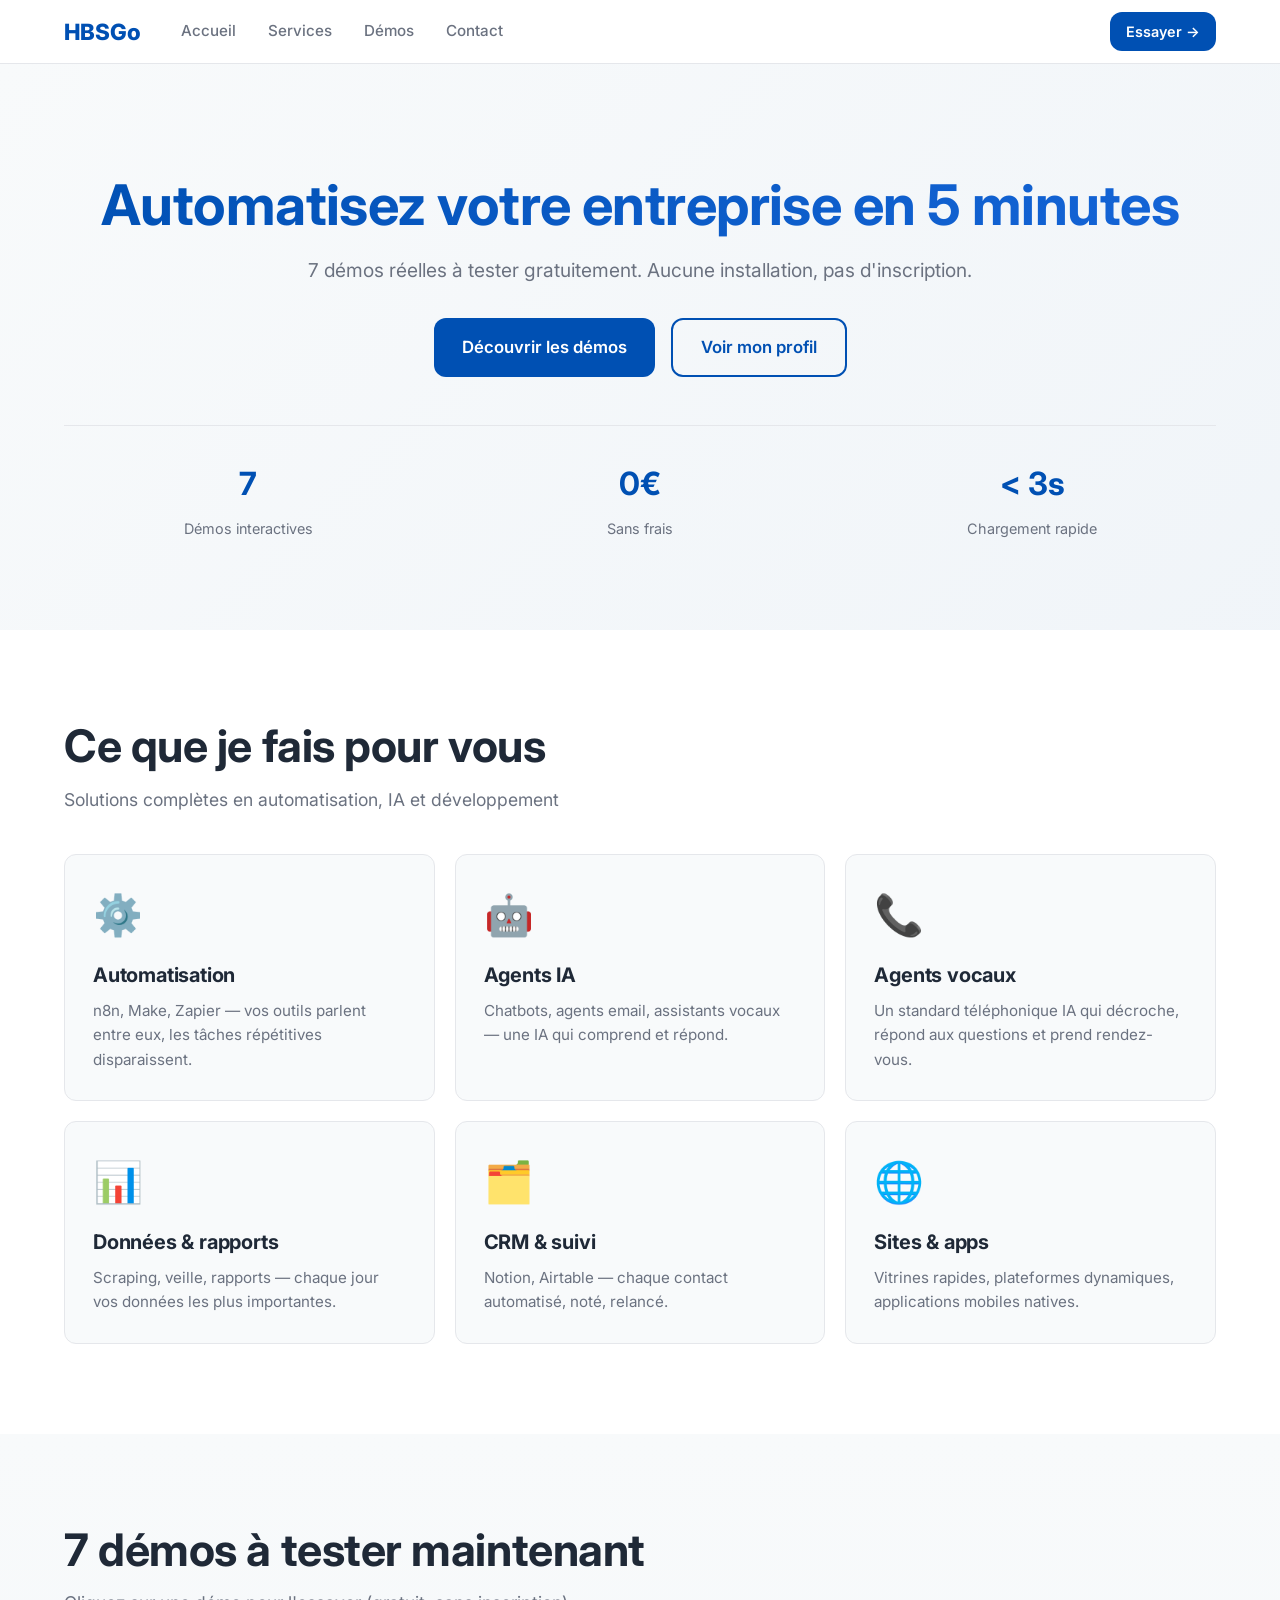
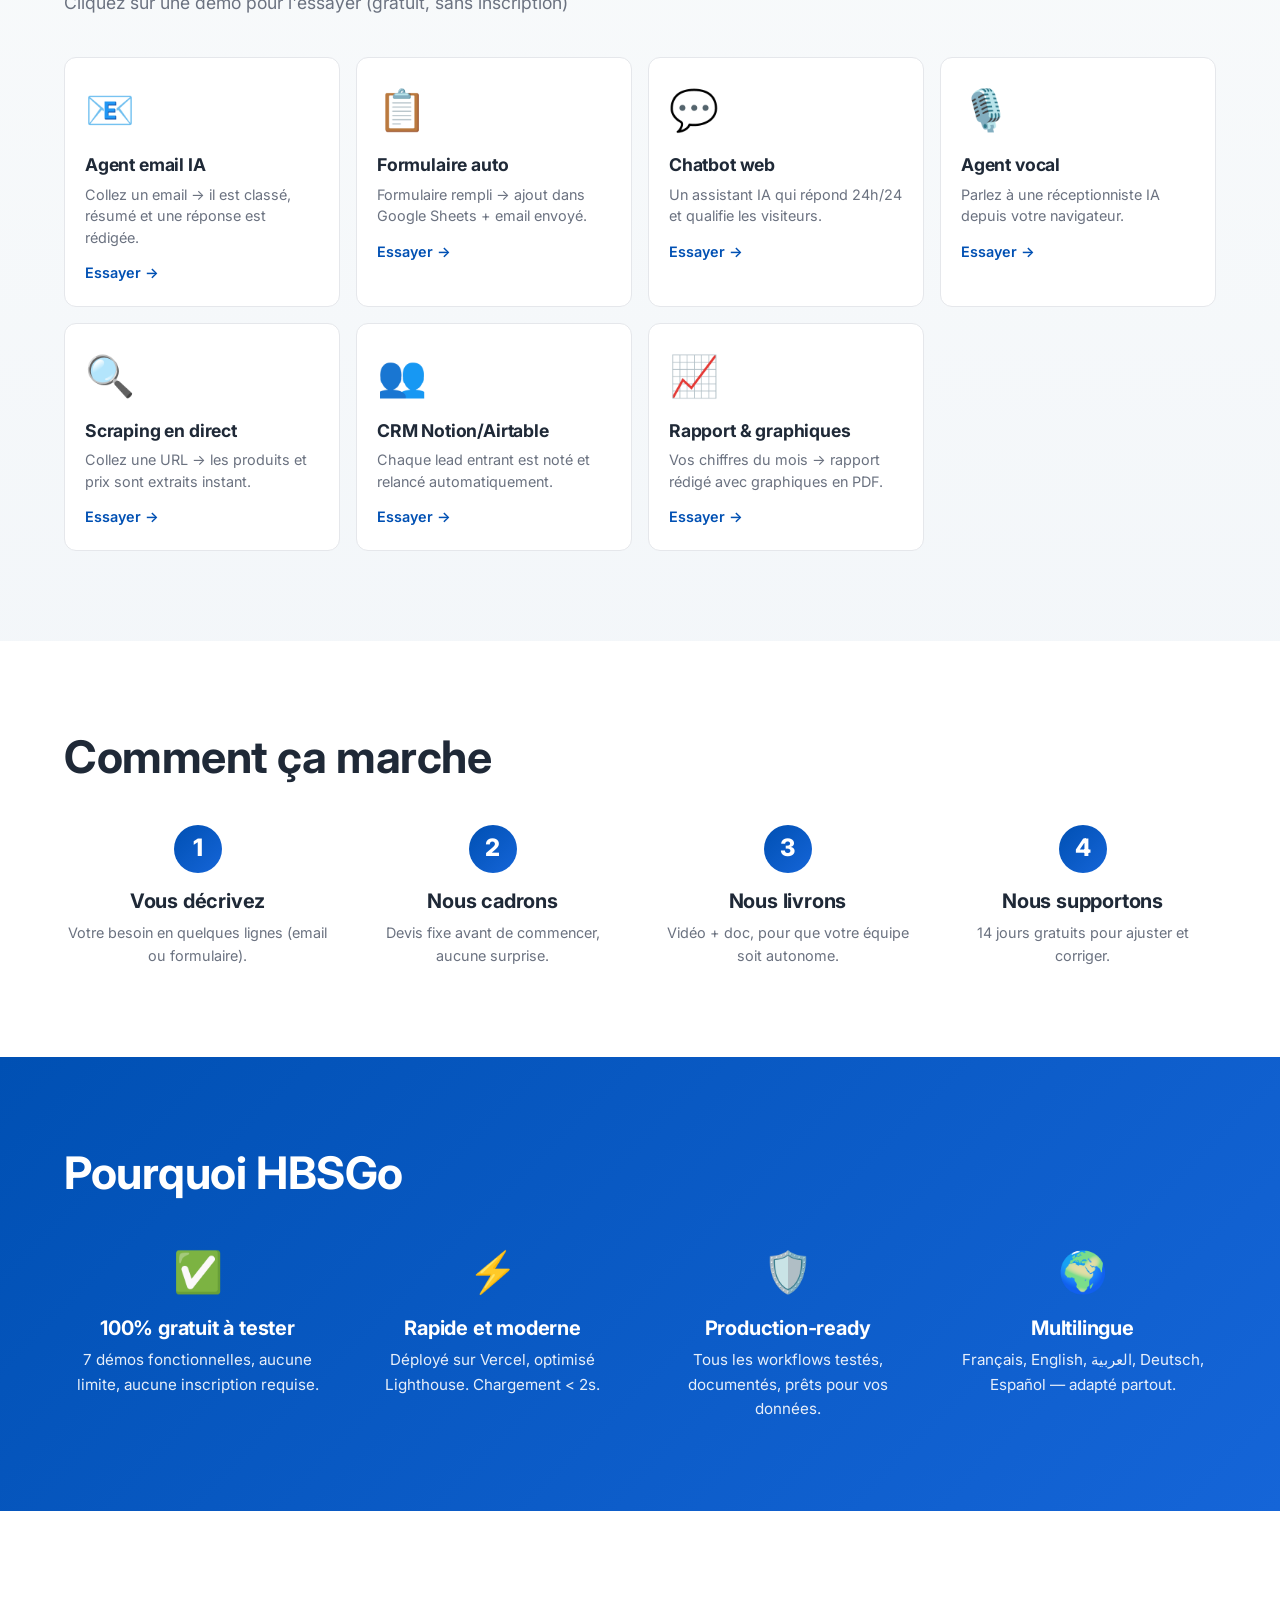
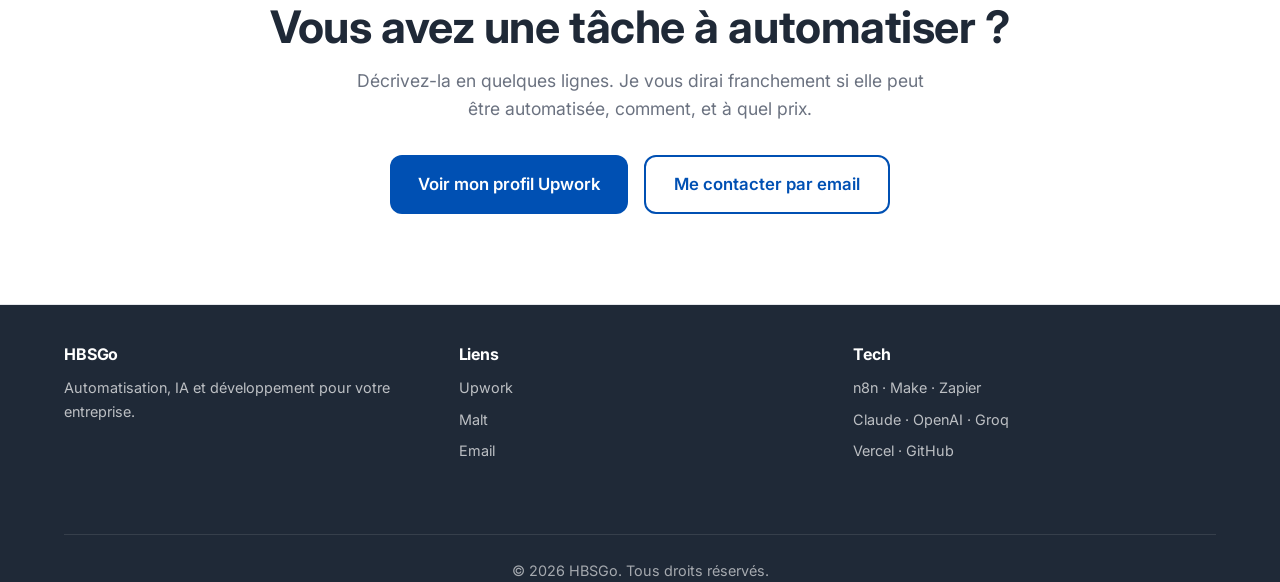
<file: index.html>
<!DOCTYPE html>
<html lang="fr">
<head>
  <meta charset="utf-8">
  <meta name="viewport" content="width=device-width, initial-scale=1">
  <title>HBSGo — Automatisation & IA pour votre entreprise</title>
  <meta name="description" content="Automatisation n8n/Make/Zapier, agents IA, chatbots, scraping. 7 démos réelles à tester gratuitement.">
  <link rel="icon" type="image/svg+xml" href="favicon.svg">
  <link rel="stylesheet" href="style.css">
  <script src="config.js"></script>
</head>
<body>
  <!-- HEADER STICKY -->
  <header class="header">
    <div class="container-fluid">
      <div class="header-content">
        <a href="#" class="logo">HBSGo</a>
        <nav class="nav">
          <a href="#hero">Accueil</a>
          <a href="#services">Services</a>
          <a href="#demos">Démos</a>
          <a href="#contact">Contact</a>
        </nav>
        <a href="#demos" class="btn btn-primary btn-sm">Essayer →</a>
      </div>
    </div>
  </header>

  <!-- MAIN CONTENT -->
  <main>
    <!-- HERO SECTION -->
    <section id="hero" class="hero">
      <div class="container-fluid">
        <div class="hero-content">
          <h1>Automatisez votre entreprise en 5 minutes</h1>
          <p class="hero-subtitle">7 démos réelles à tester gratuitement. Aucune installation, pas d'inscription.</p>
          <div class="hero-cta">
            <a href="#demos" class="btn btn-primary btn-lg">Découvrir les démos</a>
            <a href="https://www.upwork.com/freelancers/~hajerbensalem" target="_blank" class="btn btn-secondary btn-lg">Voir mon profil</a>
          </div>
          <div class="hero-stats">
            <div class="stat">
              <strong>7</strong>
              <span>Démos interactives</span>
            </div>
            <div class="stat">
              <strong>0€</strong>
              <span>Sans frais</span>
            </div>
            <div class="stat">
              <strong>&lt; 3s</strong>
              <span>Chargement rapide</span>
            </div>
          </div>
        </div>
      </div>
    </section>

    <!-- SERVICES SECTION -->
    <section id="services" class="services-section">
      <div class="container-fluid">
        <h2>Ce que je fais pour vous</h2>
        <p class="section-subtitle">Solutions complètes en automatisation, IA et développement</p>
        <div class="services-grid">
          <div class="service-card">
            <div class="service-icon">⚙️</div>
            <h3>Automatisation</h3>
            <p>n8n, Make, Zapier — vos outils parlent entre eux, les tâches répétitives disparaissent.</p>
          </div>
          <div class="service-card">
            <div class="service-icon">🤖</div>
            <h3>Agents IA</h3>
            <p>Chatbots, agents email, assistants vocaux — une IA qui comprend et répond.</p>
          </div>
          <div class="service-card">
            <div class="service-icon">📞</div>
            <h3>Agents vocaux</h3>
            <p>Un standard téléphonique IA qui décroche, répond aux questions et prend rendez-vous.</p>
          </div>
          <div class="service-card">
            <div class="service-icon">📊</div>
            <h3>Données & rapports</h3>
            <p>Scraping, veille, rapports — chaque jour vos données les plus importantes.</p>
          </div>
          <div class="service-card">
            <div class="service-icon">🗂️</div>
            <h3>CRM & suivi</h3>
            <p>Notion, Airtable — chaque contact automatisé, noté, relancé.</p>
          </div>
          <div class="service-card">
            <div class="service-icon">🌐</div>
            <h3>Sites & apps</h3>
            <p>Vitrines rapides, plateformes dynamiques, applications mobiles natives.</p>
          </div>
        </div>
      </div>
    </section>

    <!-- DEMOS SECTION -->
    <section id="demos" class="demos-section">
      <div class="container-fluid">
        <h2>7 démos à tester maintenant</h2>
        <p class="section-subtitle">Cliquez sur une démo pour l'essayer (gratuit, sans inscription)</p>
        <div class="demos-grid">
          <a href="demos/agent-email/" class="demo-card">
            <div class="demo-icon">📧</div>
            <h3>Agent email IA</h3>
            <p>Collez un email → il est classé, résumé et une réponse est rédigée.</p>
            <span class="demo-cta">Essayer →</span>
          </a>
          <a href="demos/automatisation/" class="demo-card">
            <div class="demo-icon">📋</div>
            <h3>Formulaire auto</h3>
            <p>Formulaire rempli → ajout dans Google Sheets + email envoyé.</p>
            <span class="demo-cta">Essayer →</span>
          </a>
          <a href="demos/chatbot/" class="demo-card">
            <div class="demo-icon">💬</div>
            <h3>Chatbot web</h3>
            <p>Un assistant IA qui répond 24h/24 et qualifie les visiteurs.</p>
            <span class="demo-cta">Essayer →</span>
          </a>
          <a href="demos/agent-vocal/" class="demo-card">
            <div class="demo-icon">🎙️</div>
            <h3>Agent vocal</h3>
            <p>Parlez à une réceptionniste IA depuis votre navigateur.</p>
            <span class="demo-cta">Essayer →</span>
          </a>
          <a href="demos/scraping/" class="demo-card">
            <div class="demo-icon">🔍</div>
            <h3>Scraping en direct</h3>
            <p>Collez une URL → les produits et prix sont extraits instant.</p>
            <span class="demo-cta">Essayer →</span>
          </a>
          <a href="demos/crm-notion/" class="demo-card">
            <div class="demo-icon">👥</div>
            <h3>CRM Notion/Airtable</h3>
            <p>Chaque lead entrant est noté et relancé automatiquement.</p>
            <span class="demo-cta">Essayer →</span>
          </a>
          <a href="demos/rapport/" class="demo-card">
            <div class="demo-icon">📈</div>
            <h3>Rapport & graphiques</h3>
            <p>Vos chiffres du mois → rapport rédigé avec graphiques en PDF.</p>
            <span class="demo-cta">Essayer →</span>
          </a>
        </div>
      </div>
    </section>

    <!-- HOW IT WORKS -->
    <section class="how-it-works">
      <div class="container-fluid">
        <h2>Comment ça marche</h2>
        <div class="steps-grid">
          <div class="step">
            <div class="step-number">1</div>
            <h3>Vous décrivez</h3>
            <p>Votre besoin en quelques lignes (email ou formulaire).</p>
          </div>
          <div class="step">
            <div class="step-number">2</div>
            <h3>Nous cadrons</h3>
            <p>Devis fixe avant de commencer, aucune surprise.</p>
          </div>
          <div class="step">
            <div class="step-number">3</div>
            <h3>Nous livrons</h3>
            <p>Vidéo + doc, pour que votre équipe soit autonome.</p>
          </div>
          <div class="step">
            <div class="step-number">4</div>
            <h3>Nous supportons</h3>
            <p>14 jours gratuits pour ajuster et corriger.</p>
          </div>
        </div>
      </div>
    </section>

    <!-- AVANTAGES -->
    <section class="advantages">
      <div class="container-fluid">
        <h2>Pourquoi HBSGo</h2>
        <div class="advantages-grid">
          <div class="advantage">
            <div class="advantage-icon">✅</div>
            <h3>100% gratuit à tester</h3>
            <p>7 démos fonctionnelles, aucune limite, aucune inscription requise.</p>
          </div>
          <div class="advantage">
            <div class="advantage-icon">⚡</div>
            <h3>Rapide et moderne</h3>
            <p>Déployé sur Vercel, optimisé Lighthouse. Chargement &lt; 2s.</p>
          </div>
          <div class="advantage">
            <div class="advantage-icon">🛡️</div>
            <h3>Production-ready</h3>
            <p>Tous les workflows testés, documentés, prêts pour vos données.</p>
          </div>
          <div class="advantage">
            <div class="advantage-icon">🌍</div>
            <h3>Multilingue</h3>
            <p>Français, English, العربية, Deutsch, Español — adapté partout.</p>
          </div>
        </div>
      </div>
    </section>

    <!-- CONTACT CTA -->
    <section id="contact" class="contact-section">
      <div class="container-fluid">
        <h2>Vous avez une tâche à automatiser ?</h2>
        <p>Décrivez-la en quelques lignes. Je vous dirai franchement si elle peut être automatisée, comment, et à quel prix.</p>
        <div class="contact-cta">
          <a href="https://www.upwork.com/freelancers/~hajerbensalem" target="_blank" class="btn btn-primary btn-lg">Voir mon profil Upwork</a>
          <a href="mailto:hajer.bensalem.2018@gmail.com" class="btn btn-secondary btn-lg">Me contacter par email</a>
        </div>
      </div>
    </section>
  </main>

  <!-- FOOTER -->
  <footer class="footer">
    <div class="container-fluid">
      <div class="footer-content">
        <div class="footer-col">
          <h4>HBSGo</h4>
          <p>Automatisation, IA et développement pour votre entreprise.</p>
        </div>
        <div class="footer-col">
          <h4>Liens</h4>
          <ul>
            <li><a href="https://www.upwork.com/freelancers/~hajerbensalem" target="_blank">Upwork</a></li>
            <li><a href="https://www.malt.fr/profile/haj_bs" target="_blank">Malt</a></li>
            <li><a href="mailto:hajer.bensalem.2018@gmail.com">Email</a></li>
          </ul>
        </div>
        <div class="footer-col">
          <h4>Tech</h4>
          <ul>
            <li>n8n · Make · Zapier</li>
            <li>Claude · OpenAI · Groq</li>
            <li>Vercel · GitHub</li>
          </ul>
        </div>
      </div>
      <div class="footer-bottom">
        <p>&copy; 2026 HBSGo. Tous droits réservés.</p>
      </div>
    </div>
  </footer>

  <script src="app.js"></script>
</body>
</html>
</file>
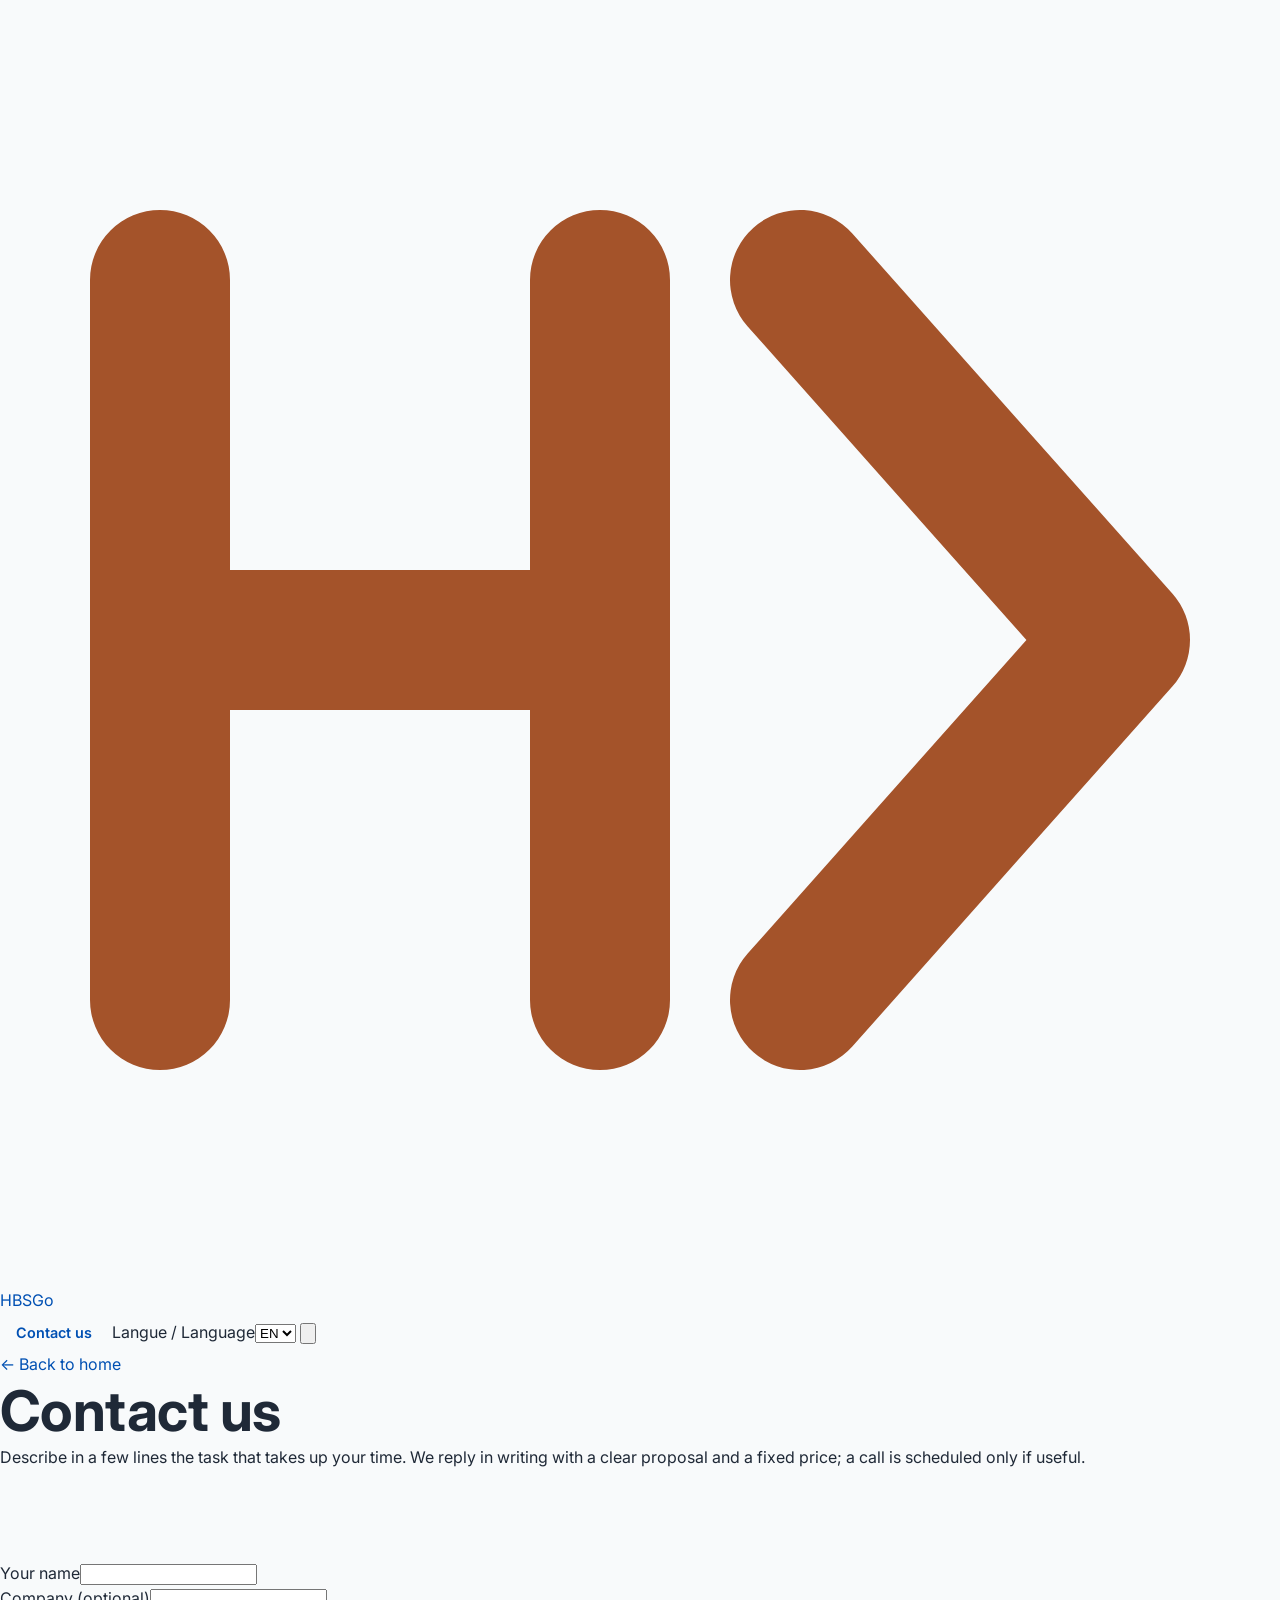
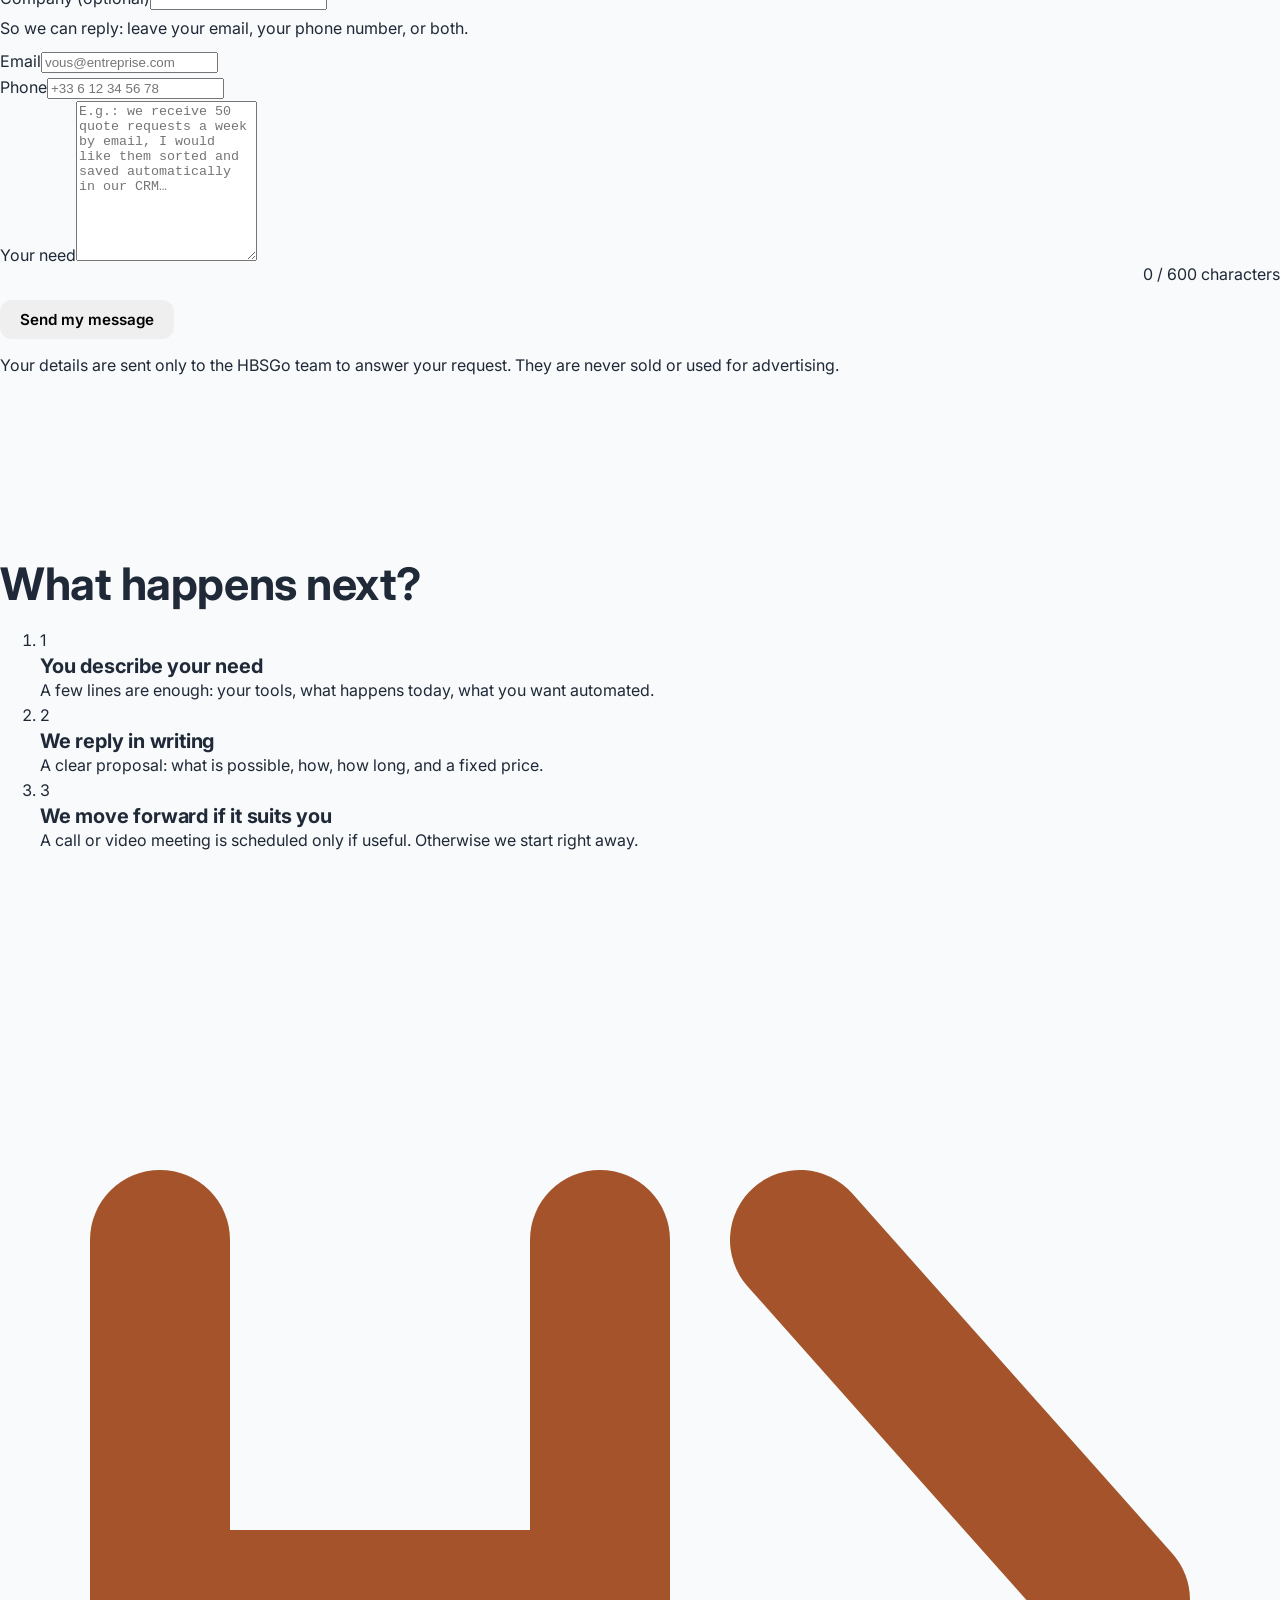
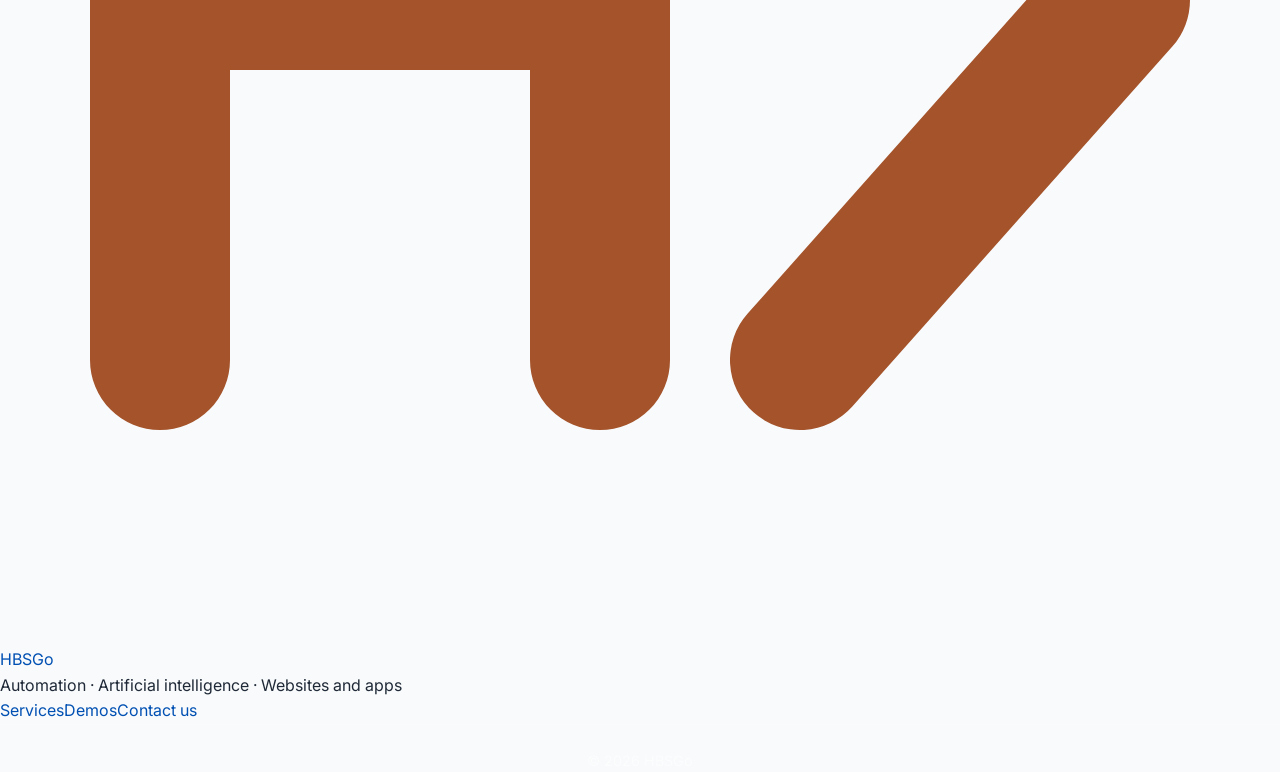
<file: contact/index.html>
<!DOCTYPE html>
<html lang="fr">
<head>
  <meta charset="utf-8">
  <meta name="viewport" content="width=device-width, initial-scale=1">
  <title>Contact · HBSGo</title>
  <meta name="description" content="Décrivez votre besoin en quelques lignes : nous vous répondons par écrit avec une proposition et un devis fixe.">
  <link rel="icon" type="image/svg+xml" href="../favicon.svg">
  <link rel="stylesheet" href="../style.css">
  <script src="../config.js"></script>
</head>
<body data-root="../" data-title-key="p_title">
  <header id="site-header"></header>

  <main class="container demo-head">
    <a class="back" href="../" data-i18n="back_home"></a>
    <h1 data-i18n="p_title"></h1>
    <p class="lead" data-i18n="p_lead"></p>

    <section class="card">
      <form id="form" novalidate>
        <div class="row row-2">
          <div class="field"><label for="nom" data-i18n="f_nom"></label><input type="text" id="nom" required maxlength="80" autocomplete="name"></div>
          <div class="field"><label for="entreprise" data-i18n="f_entreprise"></label><input type="text" id="entreprise" maxlength="80" autocomplete="organization"></div>
        </div>
        <p class="muted small" style="margin:4px 0 8px" data-i18n="p_reach"></p>
        <div class="row row-2">
          <div class="field"><label for="email" data-i18n="f_email"></label><input type="email" id="email" maxlength="120" autocomplete="email" placeholder="vous@entreprise.com"></div>
          <div class="field"><label for="tel" data-i18n="f_tel"></label><input type="tel" id="tel" maxlength="25" autocomplete="tel" placeholder="+33 6 12 34 56 78"></div>
        </div>
        <div class="field"><label for="message" data-i18n="f_message"></label><textarea id="message" required maxlength="600" style="min-height:160px" data-i18n-placeholder="f_message_ph"></textarea></div>
        <p class="muted small" id="count" style="margin:-6px 0 12px;text-align:right"></p>
        <button type="submit" class="btn" id="send" data-i18n="p_send"></button>
      </form>
      <div id="status" style="margin-top:14px"></div>
      <p class="muted small" style="margin-top:14px" data-i18n="p_privacy"></p>
    </section>

    <section>
      <h2 data-i18n="how_title"></h2>
      <ol class="steps">
        <li><span class="n">1</span><div><h3 data-i18n="s1t"></h3><p data-i18n="s1d"></p></div></li>
        <li><span class="n">2</span><div><h3 data-i18n="s2t"></h3><p data-i18n="s2d"></p></div></li>
        <li><span class="n">3</span><div><h3 data-i18n="s3t"></h3><p data-i18n="s3d"></p></div></li>
      </ol>
    </section>
  </main>

  <footer id="site-footer"></footer>

  <script>
    window.PAGE_I18N = {
      "fr": {
        "p_title": "Contactez-nous",
        "p_lead": "Décrivez en quelques lignes la tâche qui vous prend du temps. Nous vous répondons par écrit avec une proposition claire et un devis fixe ; un échange est fixé seulement si c'est utile.",
        "f_nom": "Votre nom",
        "f_email": "Email",
        "f_tel": "Téléphone",
        "f_entreprise": "Entreprise (optionnel)",
        "p_reach": "Pour vous répondre : laissez votre email, votre numéro de téléphone, ou les deux.",
        "f_message": "Votre besoin",
        "f_message_ph": "Ex. : nous recevons 50 demandes de devis par semaine par email, je voudrais qu'elles soient triées et enregistrées automatiquement dans notre CRM…",
        "p_send": "Envoyer mon message",
        "p_invalid": "Merci d'indiquer votre nom, votre besoin (au moins 10 caractères) et un email valide ou un numéro de téléphone.",
        "p_ok": "Message envoyé ! Nous vous répondons rapidement.",
        "p_ok_mail": " Un email de confirmation part à votre adresse.",
        "p_fail": "L'envoi n'a pas fonctionné. Réessayez dans quelques minutes.",
        "p_count": "{n} / 600 caractères",
        "p_privacy": "Vos informations sont transmises uniquement à l'équipe HBSGo pour répondre à votre demande. Elles ne sont ni revendues ni utilisées pour de la publicité.",
        "how_title": "Et ensuite ?",
        "s1t": "Vous décrivez votre besoin",
        "s1d": "Quelques lignes suffisent : vos outils, ce qui se passe aujourd'hui, ce que vous voulez automatiser.",
        "s2t": "Nous vous répondons par écrit",
        "s2d": "Une proposition claire : ce qui est possible, comment, en combien de temps, et un prix fixe.",
        "s3t": "On avance si ça vous convient",
        "s3d": "Un échange (visio ou appel) est fixé seulement si c'est utile. Sinon, on démarre directement."
      },
      "en": {
        "p_title": "Contact us",
        "p_lead": "Describe in a few lines the task that takes up your time. We reply in writing with a clear proposal and a fixed price; a call is scheduled only if useful.",
        "f_nom": "Your name",
        "f_email": "Email",
        "f_tel": "Phone",
        "f_entreprise": "Company (optional)",
        "p_reach": "So we can reply: leave your email, your phone number, or both.",
        "f_message": "Your need",
        "f_message_ph": "E.g.: we receive 50 quote requests a week by email, I would like them sorted and saved automatically in our CRM…",
        "p_send": "Send my message",
        "p_invalid": "Please enter your name, your need (at least 10 characters) and a valid email or a phone number.",
        "p_ok": "Message sent! We will get back to you shortly.",
        "p_ok_mail": " A confirmation email is on its way to your inbox.",
        "p_fail": "Sending failed. Please try again in a few minutes.",
        "p_count": "{n} / 600 characters",
        "p_privacy": "Your details are sent only to the HBSGo team to answer your request. They are never sold or used for advertising.",
        "how_title": "What happens next?",
        "s1t": "You describe your need",
        "s1d": "A few lines are enough: your tools, what happens today, what you want automated.",
        "s2t": "We reply in writing",
        "s2d": "A clear proposal: what is possible, how, how long, and a fixed price.",
        "s3t": "We move forward if it suits you",
        "s3d": "A call or video meeting is scheduled only if useful. Otherwise we start right away."
      },
      "ar": {
        "p_title": "اتصل بنا",
        "p_lead": "صف في بضع سطور المهمة التي تستغرق وقتك. نرد كتابةً باقتراح واضح وسعر ثابت؛ يتم جدولة مكالمة فقط إذا كانت مفيدة.",
        "f_nom": "اسمك",
        "f_email": "البريد الإلكتروني",
        "f_tel": "الهاتف",
        "f_entreprise": "الشركة (اختياري)",
        "p_reach": "للتواصل معنا: اترك بريدك الإلكتروني أو رقم هاتفك أو كليهما.",
        "f_message": "احتياجك",
        "f_message_ph": "مثال: نتلقى 50 طلب عرض سعر أسبوعيًا عبر البريد الإلكتروني، أرغب في فرزها وحفظها تلقائيًا في نظام إدارة علاقات العملاء…",
        "p_send": "إرسال رسالتي",
        "p_invalid": "يرجى إدخال اسمك، واحتياجك (على الأقل 10 أحرف) وبريد إلكتروني صالح أو رقم هاتف.",
        "p_ok": "تم إرسال الرسالة! سنعود إليك قريبًا.",
        "p_ok_mail": " تم إرسال بريد تأكيد إلى صندوق الوارد الخاص بك.",
        "p_fail": "فشل الإرسال. يرجى المحاولة مرة أخرى بعد بضع دقائق.",
        "p_count": "{n} / 600 حرف",
        "p_privacy": "يتم إرسال تفاصيلك فقط إلى فريق HBSGo للرد على طلبك. لا يتم بيعها أو استخدامها للإعلان.",
        "how_title": "ماذا يحدث بعد ذلك؟",
        "s1t": "تصف احتياجك",
        "s1d": "بضع سطور تكفي: أدواتك، ما يحدث اليوم، ما تريد أتمتته.",
        "s2t": "نرد كتابةً",
        "s2d": "اقتراح واضح: ما هو الممكن، كيف، المدة، وسعر ثابت.",
        "s3t": "نستمر إذا كان يناسبك",
        "s3d": "يتم جدولة مكالمة أو اجتماع فيديو فقط إذا كان ذلك مفيدًا. وإلا نبدأ فورًا."
      },
      "de": {
        "p_title": "Kontaktieren Sie uns",
        "p_lead": "Beschreiben Sie in wenigen Zeilen die Aufgabe, die Ihre Zeit beansprucht. Wir antworten schriftlich mit einem klaren Angebot und einem Festpreis; ein Gespräch wird nur bei Bedarf vereinbart.",
        "f_nom": "Ihr Name",
        "f_email": "E‑Mail",
        "f_tel": "Telefon",
        "f_entreprise": "Firma (optional)",
        "p_reach": "Damit wir antworten können: hinterlassen Sie Ihre E‑Mail, Ihre Telefonnummer oder beides.",
        "f_message": "Ihr Anliegen",
        "f_message_ph": "z. B.: Wir erhalten wöchentlich 50 Angebotsanfragen per E‑Mail, ich möchte diese automatisch sortieren und in unserem CRM speichern…",
        "p_send": "Nachricht senden",
        "p_invalid": "Bitte geben Sie Ihren Namen, Ihr Anliegen (mindestens 10 Zeichen) und eine gültige E‑Mail oder Telefonnummer ein.",
        "p_ok": "Nachricht gesendet! Wir melden uns in Kürze bei Ihnen.",
        "p_ok_mail": " Eine Bestätigungs‑E‑Mail ist auf dem Weg in Ihren Posteingang.",
        "p_fail": "Senden fehlgeschlagen. Bitte versuchen Sie es in wenigen Minuten erneut.",
        "p_count": "{n} / 600 Zeichen",
        "p_privacy": "Ihre Daten werden ausschließlich an das HBSGo‑Team gesendet, um Ihre Anfrage zu beantworten. Sie werden nie verkauft oder für Werbung verwendet.",
        "how_title": "Wie geht es weiter?",
        "s1t": "Sie beschreiben Ihr Anliegen",
        "s1d": "Ein paar Zeilen genügen: Ihre Tools, der aktuelle Ablauf, was Sie automatisieren möchten.",
        "s2t": "Wir antworten schriftlich",
        "s2d": "Ein klares Angebot: Was möglich ist, wie, wie lange und zu welchem Festpreis.",
        "s3t": "Wir gehen weiter, wenn es Ihnen passt",
        "s3d": "Ein Telefon- oder Videogespräch wird nur bei Bedarf vereinbart. Andernfalls starten wir sofort."
      },
      "es": {
        "p_title": "Contáctenos",
        "p_lead": "Describa en unas líneas la tarea que ocupa su tiempo. Le respondemos por escrito con una propuesta clara y un precio fijo; una llamada se agenda solo si es útil.",
        "f_nom": "Su nombre",
        "f_email": "Correo electrónico",
        "f_tel": "Teléfono",
        "f_entreprise": "Empresa (opcional)",
        "p_reach": "Para que podamos responderle: deje su correo electrónico, su número de teléfono o ambos.",
        "f_message": "Su necesidad",
        "f_message_ph": "Ej.: recibimos 50 solicitudes de presupuesto a la semana por correo, me gustaría que se ordenaran y guardaran automáticamente en nuestro CRM…",
        "p_send": "Enviar mi mensaje",
        "p_invalid": "Por favor, introduzca su nombre, su necesidad (al menos 10 caracteres) y un correo electrónico válido o un número de teléfono.",
        "p_ok": "¡Mensaje enviado! Nos pondremos en contacto con usted pronto.",
        "p_ok_mail": " Un correo de confirmación está en camino a su bandeja de entrada.",
        "p_fail": "Error al enviar. Por favor, inténtelo de nuevo en unos minutos.",
        "p_count": "{n} / 600 caracteres",
        "p_privacy": "Sus datos se envían solo al equipo de HBSGo para responder a su solicitud. Nunca se venden ni se usan para publicidad.",
        "how_title": "¿Qué ocurre a continuación?",
        "s1t": "Usted describe su necesidad",
        "s1d": "Bastan unas líneas: sus herramientas, qué ocurre hoy, qué desea automatizar.",
        "s2t": "Le respondemos por escrito",
        "s2d": "Una propuesta clara: qué es posible, cómo, cuánto tiempo y un precio fijo.",
        "s3t": "Avanzamos si le conviene",
        "s3d": "Una llamada o reunión por video se agenda solo si es útil. De lo contrario, comenzamos de inmediato."
      }
    };
  </script>
  <script src="../app.js"></script>
  <script>
    (function () {
      var D = window.Demo;
      var form = D.qs('#form'), btn = D.qs('#send'), status = D.qs('#status'), msg = D.qs('#message'), count = D.qs('#count');
      function updateCount() { count.textContent = D.t('p_count', { n: msg.value.length }); }
      msg.addEventListener('input', updateCount);
      document.addEventListener('demo:lang', updateCount);
      updateCount();

      form.addEventListener('submit', function (e) {
        e.preventDefault();
        status.innerHTML = '';
        var p = {
          source: 'contact',
          nom: D.qs('#nom').value.trim(), email: D.qs('#email').value.trim(), telephone: D.qs('#tel').value.trim(),
          entreprise: D.qs('#entreprise').value.trim(), besoin: msg.value.trim()
        };
        var emailOk = /^[^\s@]+@[^\s@]+\.[^\s@]{2,}$/.test(p.email), telOk = (p.telephone.match(/\d/g) || []).length >= 8;
        if (p.email && !emailOk) emailOk = false;
        if (p.nom.length < 2 || p.besoin.length < 10 || !(emailOk || (telOk && !p.email))) { D.errorBanner(status, D.t('p_invalid')); return; }
        D.setBusy(btn, true);
        D.apiPost('automatisation', p)
          .then(function (data) {
            if (!data || data.ok !== true) throw new Error('failed');
            var ok = document.createElement('div'); ok.className = 'banner banner-success'; ok.textContent = D.t('p_ok') + (p.email ? D.t('p_ok_mail') : '');
            status.appendChild(ok);
            form.reset(); updateCount();
          })
          .catch(function () { D.errorBanner(status, D.t('p_fail')); })
          .then(function () { D.setBusy(btn, false); });
      });
    })();
  </script>
</body>
</html>
</file>
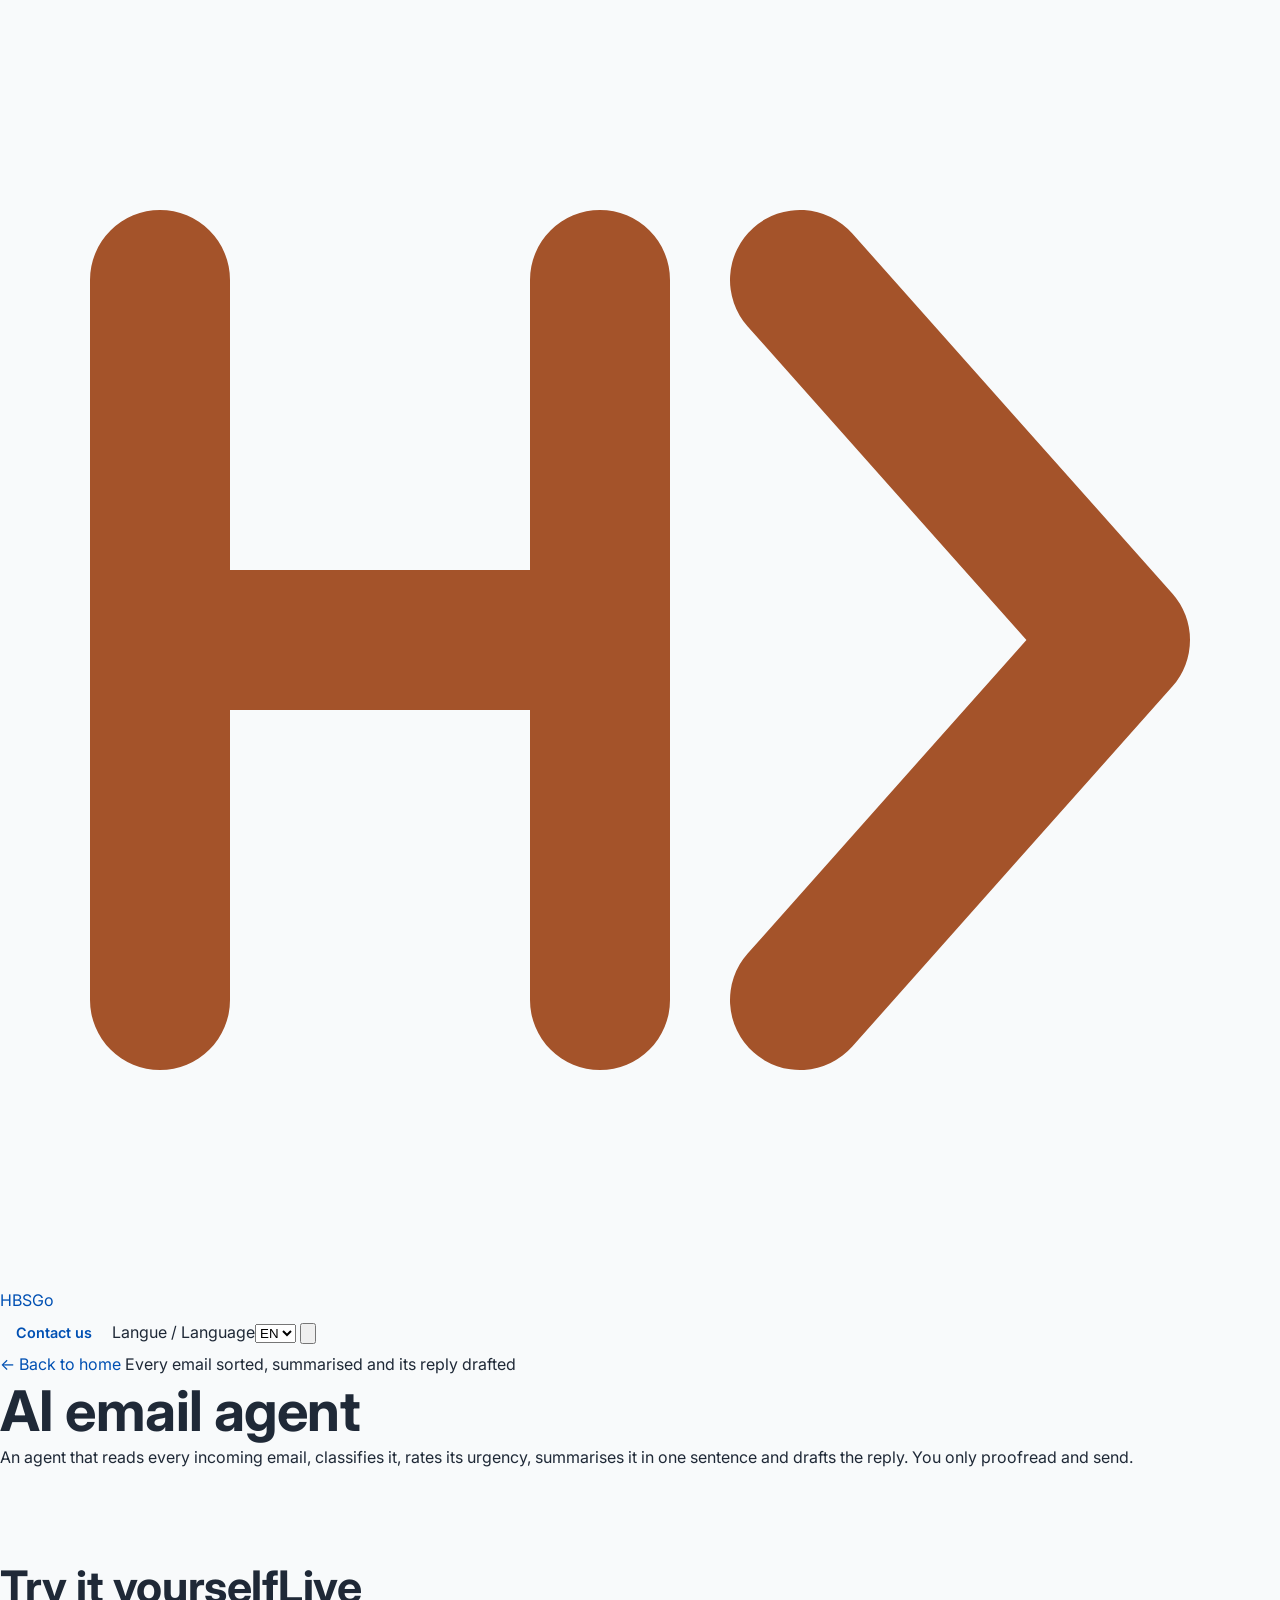
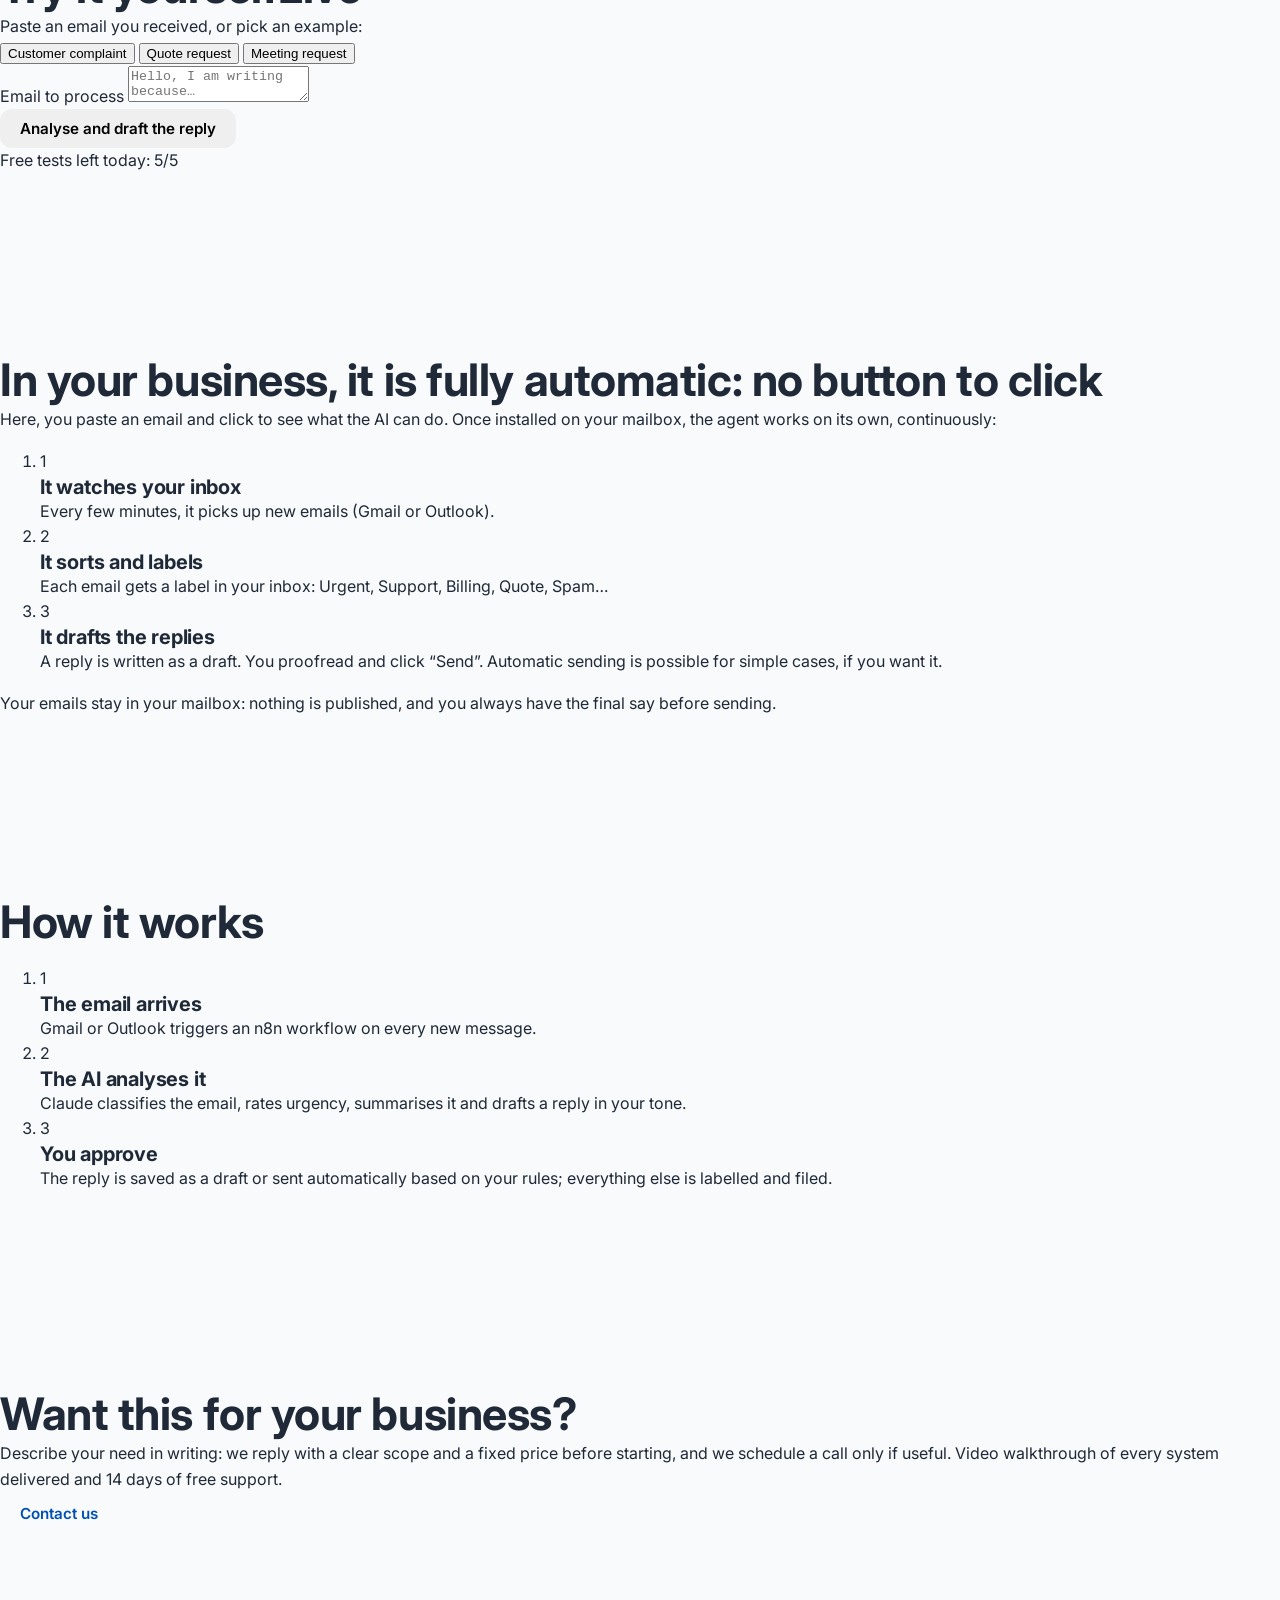
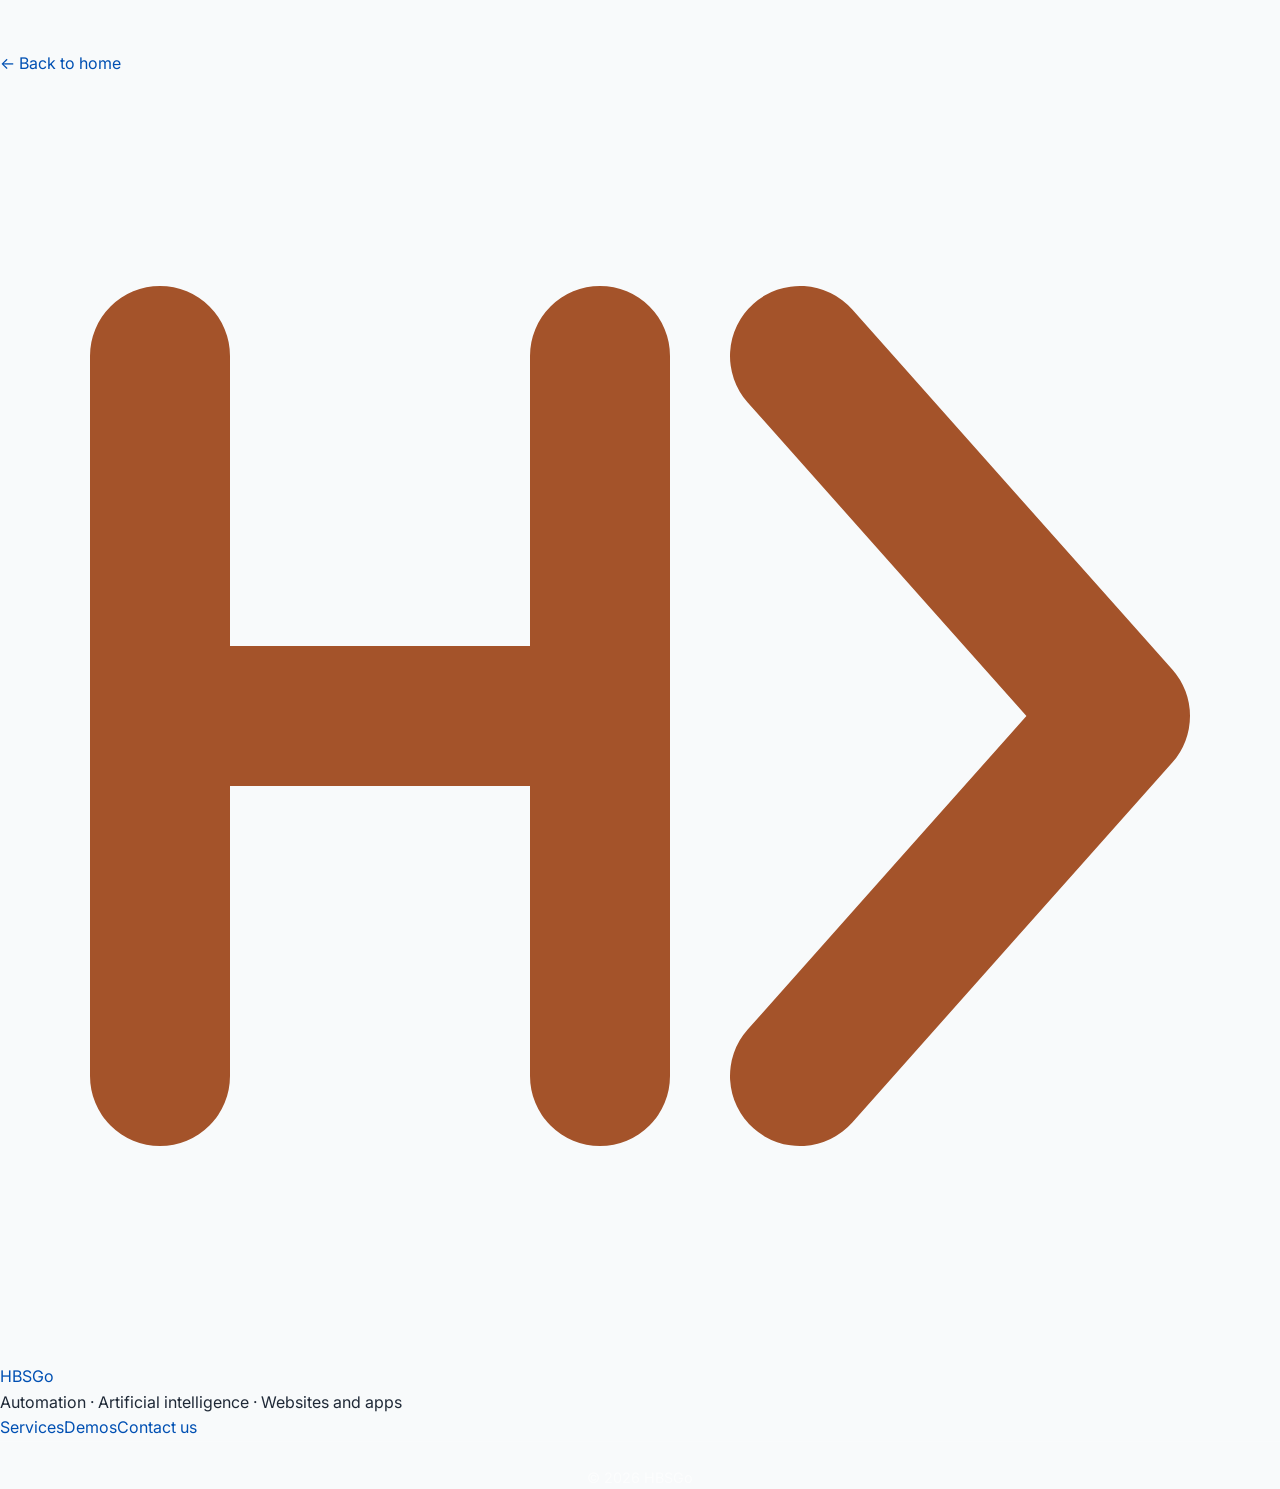
<file: demos/agent-email/index.html>
<!DOCTYPE html>
<html lang="fr">
<head>
  <meta charset="utf-8">
  <meta name="viewport" content="width=device-width, initial-scale=1">
  <title>Agent email IA · HBSGo</title>
  <meta name="description" content="Collez un email : l'agent IA le classe, évalue l'urgence, le résume et rédige une réponse. Démo interactive gratuite.">
  <link rel="icon" type="image/svg+xml" href="../../favicon.svg">
  <link rel="stylesheet" href="../../style.css">
  <script src="../../config.js"></script>
</head>
<body data-root="../../" data-demo="agent-email" data-title-key="p_title">
  <header id="site-header"></header>

  <main class="container demo-head">
    <a class="back" href="../../" data-i18n="back_home"></a>
    <span class="benefit" data-i18n="p_benefit"></span>
    <h1 data-i18n="p_title"></h1>
    <p class="lead" data-i18n="p_lead"></p>

    <!-- 2. Zone de test -->
    <section class="card test-zone">
      <h2><span data-i18n="test_zone"></span><span class="badge-live">Live</span></h2>
      <p class="muted small" data-i18n="p_examples"></p>
      <div class="examples">
        <button type="button" class="chip" data-example="0" data-i18n="p_ex1"></button>
        <button type="button" class="chip" data-example="1" data-i18n="p_ex2"></button>
        <button type="button" class="chip" data-example="2" data-i18n="p_ex3"></button>
      </div>
      <div class="field">
        <label for="email-input" data-i18n="p_label"></label>
        <textarea id="email-input" data-i18n-placeholder="p_placeholder"></textarea>
      </div>
      <button type="button" class="btn" id="run" data-run data-i18n="p_run"></button>
      <div class="quota-msg" data-quota-msg></div>
      <div class="result" id="result"></div>
      <div class="quota" data-quota></div>
    </section>

    <!-- 2b. Démo vs installation réelle -->
    <section class="card">
      <h2 data-i18n="auto_title"></h2>
      <p data-i18n="auto_intro"></p>
      <ol class="steps">
        <li><span class="n">1</span><div><h3 data-i18n="a1t"></h3><p data-i18n="a1d"></p></div></li>
        <li><span class="n">2</span><div><h3 data-i18n="a2t"></h3><p data-i18n="a2d"></p></div></li>
        <li><span class="n">3</span><div><h3 data-i18n="a3t"></h3><p data-i18n="a3d"></p></div></li>
      </ol>
      <p class="muted small" data-i18n="auto_note"></p>
    </section>

    <!-- 3. Vidéo Loom -->
    <section class="card">
      <h2 data-i18n="loom_title"></h2>
      <div class="video" data-loom="agentEmail"></div>
    </section>

    <!-- 4. Comment ça marche -->
    <section>
      <h2 data-i18n="how_title"></h2>
      <ol class="steps">
        <li><span class="n">1</span><div><h3 data-i18n="s1t"></h3><p data-i18n="s1d"></p></div></li>
        <li><span class="n">2</span><div><h3 data-i18n="s2t"></h3><p data-i18n="s2d"></p></div></li>
        <li><span class="n">3</span><div><h3 data-i18n="s3t"></h3><p data-i18n="s3d"></p></div></li>
      </ol>
    </section>

    <!-- 5. CTA -->
    <section class="cta" data-cta>
      <h2 data-i18n="cta_title"></h2>
      <p data-i18n="cta_text"></p>
      <div class="btns">
      </div>
    </section>

    <p style="margin-top:24px"><a class="back" href="../../" data-i18n="back_home"></a></p>
  </main>

  <footer id="site-footer"></footer>

  <script>
    window.PAGE_I18N = {
      "fr": {
        "p_title": "Agent email IA",
        "p_benefit": "Chaque email trié, résumé et sa réponse préparée",
        "p_lead": "Un agent qui lit chaque email entrant, le classe, mesure son urgence, le résume en une phrase et prépare la réponse. Vous n'avez plus qu'à relire et envoyer.",
        "p_examples": "Collez un email reçu, ou choisissez un exemple :",
        "p_ex1": "Réclamation client",
        "p_ex2": "Demande de devis",
        "p_ex3": "Prise de rendez-vous",
        "p_label": "Email à traiter",
        "p_placeholder": "Bonjour, je vous écris car…",
        "p_run": "Analyser et rédiger la réponse",
        "p_cat": "Catégorie",
        "p_urg": "Urgence",
        "p_sum": "Résumé",
        "p_reply": "Réponse proposée",
        "p_copy": "Copier la réponse",
        "p_copied": "Copié !",
        "p_empty": "Collez d'abord un email (au moins 20 caractères).",
        "s1t": "L'email arrive",
        "s1d": "Gmail ou Outlook déclenche un workflow n8n à chaque réception.",
        "s2t": "L'IA analyse",
        "s2d": "Claude classe l'email, évalue l'urgence, le résume et rédige une réponse dans votre ton.",
        "s3t": "Vous validez",
        "s3d": "La réponse est placée en brouillon ou envoyée automatiquement selon vos règles ; le reste est trié en libellés.",
        "u_high": "Haute",
        "u_mid": "Moyenne",
        "u_low": "Basse",
        "auto_title": "Chez vous, tout est automatique : aucun bouton à cliquer",
        "auto_intro": "Ici, vous collez un email et cliquez pour voir ce que l'IA sait faire. Une fois installé sur votre boîte mail, l'agent travaille seul, en continu :",
        "a1t": "Il surveille votre boîte",
        "a1d": "Toutes les quelques minutes, il récupère les nouveaux emails (Gmail ou Outlook).",
        "a2t": "Il trie et étiquette",
        "a2d": "Chaque email reçoit une étiquette dans votre boîte : Urgent, SAV, Facturation, Devis, Spam…",
        "a3t": "Il prépare les réponses",
        "a3d": "Une réponse est rédigée en brouillon. Vous relisez et cliquez sur « Envoyer ». L'envoi automatique est possible pour les cas simples, si vous le souhaitez.",
        "auto_note": "Vos emails restent dans votre boîte : rien n'est publié, et vous gardez toujours le dernier mot avant l'envoi."
      },
      "en": {
        "p_title": "AI email agent",
        "p_benefit": "Every email sorted, summarised and its reply drafted",
        "p_lead": "An agent that reads every incoming email, classifies it, rates its urgency, summarises it in one sentence and drafts the reply. You only proofread and send.",
        "p_examples": "Paste an email you received, or pick an example:",
        "p_ex1": "Customer complaint",
        "p_ex2": "Quote request",
        "p_ex3": "Meeting request",
        "p_label": "Email to process",
        "p_placeholder": "Hello, I am writing because…",
        "p_run": "Analyse and draft the reply",
        "p_cat": "Category",
        "p_urg": "Urgency",
        "p_sum": "Summary",
        "p_reply": "Suggested reply",
        "p_copy": "Copy the reply",
        "p_copied": "Copied!",
        "p_empty": "Paste an email first (at least 20 characters).",
        "s1t": "The email arrives",
        "s1d": "Gmail or Outlook triggers an n8n workflow on every new message.",
        "s2t": "The AI analyses it",
        "s2d": "Claude classifies the email, rates urgency, summarises it and drafts a reply in your tone.",
        "s3t": "You approve",
        "s3d": "The reply is saved as a draft or sent automatically based on your rules; everything else is labelled and filed.",
        "u_high": "High",
        "u_mid": "Medium",
        "u_low": "Low",
        "auto_title": "In your business, it is fully automatic: no button to click",
        "auto_intro": "Here, you paste an email and click to see what the AI can do. Once installed on your mailbox, the agent works on its own, continuously:",
        "a1t": "It watches your inbox",
        "a1d": "Every few minutes, it picks up new emails (Gmail or Outlook).",
        "a2t": "It sorts and labels",
        "a2d": "Each email gets a label in your inbox: Urgent, Support, Billing, Quote, Spam…",
        "a3t": "It drafts the replies",
        "a3d": "A reply is written as a draft. You proofread and click “Send”. Automatic sending is possible for simple cases, if you want it.",
        "auto_note": "Your emails stay in your mailbox: nothing is published, and you always have the final say before sending."
      },
      "ar": {
        "p_title": "وكيل البريد الإلكتروني الذكي",
        "p_benefit": "يتم فرز كل بريد إلكتروني، تلخيصه وصياغة ردٍّ له",
        "p_lead": "وكيل يقرأ كل بريد وارد، يصنّفه، يقيّم مدى أهميته، يلخّصه بجملة واحدة ويصيغ الرد. عليك فقط المراجعة والإرسال.",
        "p_examples": "الصق بريدًا إلكترونيًا استلمته، أو اختر مثالًا:",
        "p_ex1": "شكوى عميل",
        "p_ex2": "طلب عرض سعر",
        "p_ex3": "طلب اجتماع",
        "p_label": "البريد الإلكتروني للمعالجة",
        "p_placeholder": "مرحبًا، أكتب لأنّ...",
        "p_run": "تحليل وصياغة الرد",
        "p_cat": "الفئة",
        "p_urg": "الأولوية",
        "p_sum": "الملخص",
        "p_reply": "الرد المقترح",
        "p_copy": "نسخ الرد",
        "p_copied": "تم النسخ!",
        "p_empty": "الصق بريدًا إلكترونيًا أولاً (على الأقل 20 حرفًا).",
        "s1t": "وصول البريد الإلكتروني",
        "s1d": "يُطلق Gmail أو Outlook سير عمل n8n عند كل رسالة جديدة.",
        "s2t": "تحليل الذكاء الاصطناعي",
        "s2d": "يقوم Claude بتصنيف البريد، تقييم الأولوية، تلخيصه وصياغة رد بنبرةك.",
        "s3t": "أنت توافق",
        "s3d": "يُحفظ الرد كمسودة أو يُرسل تلقائيًا وفقًا لقواعدك؛ كل شيء آخر يُصنّف ويُحفظ.",
        "u_high": "عالية",
        "u_mid": "متوسطة",
        "u_low": "منخفض",
        "auto_title": "في عملك، العملية تلقائية بالكامل: لا زر للنقر",
        "auto_intro": "هنا، تقوم بلصق بريد إلكتروني وتضغط لرؤية ما يمكن للذكاء الاصطناعي القيام به. بمجرد تثبيته على صندوق بريدك، يعمل الوكيل بمفرده بشكل مستمر:",
        "a1t": "يراقب صندوق الوارد الخاص بك",
        "a1d": "كل بضع دقائق، يلتقط رسائل بريد إلكتروني جديدة (جيميل أو آوتلوك).",
        "a2t": "يقوم بالفرز ووضع العلامات",
        "a2d": "كل بريد إلكتروني يحصل على علامة في صندوق الوارد: عاجل، دعم، فواتير، عرض، بريد عشوائي…",
        "a3t": "يُعدّ الردود مسودات",
        "a3d": "يُكتب الرد كمسودة. تقوم بالمراجعة وتضغط “إرسال”. الإرسال التلقائي ممكن للحالات البسيطة إذا رغبت بذلك.",
        "auto_note": "تبقى رسائل بريدك في صندوق الوارد: لا شيء يُنشر، وتظل لديك الكلمة الأخيرة قبل الإرسال."
      },
      "de": {
        "p_title": "KI-E-Mail-Agent",
        "p_benefit": "Jede E‑Mail wird sortiert, zusammengefasst und eine Antwort entworfen",
        "p_lead": "Ein Agent, der jede eingehende E‑Mail liest, klassifiziert, ihre Dringlichkeit bewertet, sie in einem Satz zusammenfasst und eine Antwort entwirft. Sie prüfen nur noch und senden sie ab.",
        "p_examples": "Fügen Sie eine erhaltene E‑Mail ein oder wählen Sie ein Beispiel:",
        "p_ex1": "Kundenbeschwerde",
        "p_ex2": "Angebotsanfrage",
        "p_ex3": "Meeting-Anfrage",
        "p_label": "Zu verarbeitende E‑Mail",
        "p_placeholder": "Hallo, ich schreibe, weil…",
        "p_run": "Analysieren und Antwort entwerfen",
        "p_cat": "Kategorie",
        "p_urg": "Dringlichkeit",
        "p_sum": "Zusammenfassung",
        "p_reply": "Vorgeschlagene Antwort",
        "p_copy": "Antwort kopieren",
        "p_copied": "Kopiert!",
        "p_empty": "Fügen Sie zuerst eine E‑Mail ein (mindestens 20 Zeichen).",
        "s1t": "Die E‑Mail kommt an",
        "s1d": "Gmail oder Outlook löst bei jeder neuen Nachricht einen n8n‑Workflow aus.",
        "s2t": "Die KI analysiert sie",
        "s2d": "Claude klassifiziert die E‑Mail, bewertet die Dringlichkeit, fasst sie zusammen und entwirft eine Antwort in Ihrem Stil.",
        "s3t": "Sie genehmigen",
        "s3d": "Die Antwort wird als Entwurf gespeichert oder automatisch basierend auf Ihren Regeln gesendet; alles andere wird gekennzeichnet und abgelegt.",
        "u_high": "Hoch",
        "u_mid": "Mittel",
        "u_low": "Niedrig",
        "auto_title": "In Ihrem Unternehmen ist es vollständig automatisiert: kein Knopf zum Klicken",
        "auto_intro": "Hier fügen Sie eine E‑Mail ein und klicken, um zu sehen, was die KI kann. Sobald sie in Ihrem Postfach installiert ist, arbeitet der Agent eigenständig und kontinuierlich:",
        "a1t": "Er überwacht Ihr Postfach",
        "a1d": "Alle paar Minuten holt er neue E‑Mails ab (Gmail oder Outlook).",
        "a2t": "Er sortiert und kennzeichnet",
        "a2d": "Jede E‑Mail erhält ein Label in Ihrem Postfach: Dringend, Support, Abrechnung, Angebot, Spam…",
        "a3t": "Er erstellt Entwürfe für Antworten",
        "a3d": "Eine Antwort wird als Entwurf geschrieben. Sie korrigieren und klicken auf „Senden“. Automatisches Senden ist für einfache Fälle möglich, wenn Sie es wünschen.",
        "auto_note": "Ihre E‑Mails bleiben in Ihrem Postfach: Es wird nichts veröffentlicht und Sie haben stets das letzte Wort vor dem Senden."
      },
      "es": {
        "p_title": "Agente de correo electrónico con IA",
        "p_benefit": "Cada correo clasificado, resumido y con su respuesta redactada",
        "p_lead": "Un agente que lee cada correo entrante, lo clasifica, valora su urgencia, lo resume en una frase y redacta la respuesta. Usted solo revisa y envía.",
        "p_examples": "Pegue un correo que haya recibido o elija un ejemplo:",
        "p_ex1": "Queja de cliente",
        "p_ex2": "Solicitud de presupuesto",
        "p_ex3": "Solicitud de reunión",
        "p_label": "Correo a procesar",
        "p_placeholder": "Hola, le escribo porque…",
        "p_run": "Analizar y redactar la respuesta",
        "p_cat": "Categoría",
        "p_urg": "Urgencia",
        "p_sum": "Resumen",
        "p_reply": "Respuesta sugerida",
        "p_copy": "Copiar la respuesta",
        "p_copied": "¡Copiado!",
        "p_empty": "Pegue un correo primero (al menos 20 caracteres).",
        "s1t": "Llega el correo",
        "s1d": "Gmail u Outlook activan un flujo de trabajo n8n en cada mensaje nuevo.",
        "s2t": "La IA lo analiza",
        "s2d": "Claude clasifica el correo, valora la urgencia, lo resume y redacta una respuesta con su tono.",
        "s3t": "Usted aprueba",
        "s3d": "La respuesta se guarda como borrador o se envía automáticamente según sus reglas; todo lo demás se etiqueta y archiva.",
        "u_high": "Alta",
        "u_mid": "Media",
        "u_low": "Bajo",
        "auto_title": "En su negocio, todo es totalmente automático: sin botón que pulsar",
        "auto_intro": "Aquí pega un correo electrónico y hace clic para ver lo que la IA puede hacer. Una vez instalado en su buzón, el agente funciona por sí solo, de forma continua:",
        "a1t": "Observa su bandeja de entrada",
        "a1d": "Cada pocos minutos, recoge nuevos correos (Gmail o Outlook).",
        "a2t": "Ordena y etiqueta",
        "a2d": "Cada correo recibe una etiqueta en su bandeja: Urgente, Soporte, Facturación, Cotización, Spam…",
        "a3t": "Redacta las respuestas",
        "a3d": "Se escribe una respuesta como borrador. Usted la revisa y pulsa “Enviar”. El envío automático es posible para casos simples, si lo desea.",
        "auto_note": "Sus correos permanecen en su buzón: nada se publica y siempre tiene la última palabra antes de enviar."
      }
    };
  </script>
  <script src="../../app.js"></script>
  <script>
    (function () {
      var D = window.Demo, SLUG = 'agent-email';
      var input = D.qs('#email-input'), btn = D.qs('#run'), result = D.qs('#result');

      var EXAMPLES = {
        fr: [
          'Bonjour,\n\nJ\'ai commandé le casque ANC Pro il y a 10 jours (commande #48213) et je ne l\'ai toujours pas reçu. Le suivi n\'a pas bougé depuis mardi. C\'est urgent, c\'est un cadeau pour samedi. Que pouvez-vous faire ?\n\nCordialement,\nMarc Delorme',
          'Bonjour,\n\nNous sommes une agence immobilière de 12 personnes. Nous aimerions un devis pour automatiser l\'envoi de nos relances locataires et la synchronisation de nos leads avec HubSpot. Quel serait le tarif et le délai ?\n\nMerci,\nSophie Martin',
          'Bonjour,\n\nSuite à notre échange sur Malt, seriez-vous disponible jeudi ou vendredi après-midi pour un appel de 15 minutes ? Pas d\'urgence, la semaine prochaine me va aussi.\n\nBonne journée,\nKarim'
        ],
        en: [
          'Hi,\n\nI ordered the ANC Pro headphones 10 days ago (order #48213) and still have not received them. Tracking has not moved since Tuesday. This is urgent, it is a gift for Saturday. What can you do?\n\nRegards,\nMark Dell',
          'Hello,\n\nWe are a 12-person real-estate agency. We would like a quote to automate our tenant reminder emails and sync our leads with HubSpot. What would be the price and timeline?\n\nThanks,\nSophie Martin',
          'Hello,\n\nFollowing our chat on Upwork, would you be available Thursday or Friday afternoon for a 15-minute call? No rush, next week works too.\n\nHave a good day,\nKarim'
        ]
      };
      D.qsa('[data-example]').forEach(function (b) {
        b.addEventListener('click', function () { input.value = (EXAMPLES[D.getLang()] || EXAMPLES.en)[+b.getAttribute('data-example')]; input.focus(); });
      });

      /* Simulation locale (mode hors ligne) : heuristiques simples, même format que /api/agent-email */
      function simulate(email) {
        var fr = D.getLang() === 'fr', e = email.toLowerCase();
        var cat, reply, urg = fr ? 'moyenne' : 'medium';
        if (/factur|invoice|paiement|payment|rembours|refund|prélèv/.test(e)) { cat = fr ? 'Facturation' : 'Billing'; reply = fr ? 'Bonjour,\n\nMerci pour votre message. J\'ai bien pris note de votre demande concernant la facturation. Je vérifie votre dossier et reviens vers vous sous 24 h avec une réponse précise.\n\nBien cordialement,\nL\'équipe' : 'Hello,\n\nThank you for your message. I have noted your billing request. I am checking your file and will get back to you within 24 hours with a precise answer.\n\nBest regards,\nThe team'; }
        else if (/commande|order|livraison|delivery|colis|parcel|reçu|received|suivi|tracking|réclam|complain/.test(e)) { cat = fr ? 'Réclamation / SAV' : 'Complaint / Support'; reply = fr ? 'Bonjour,\n\nJe suis désolée pour ce retard et je comprends votre inquiétude. J\'ai ouvert une réclamation auprès du transporteur et je vous confirme par retour un nouveau délai de livraison. Si le colis ne peut pas arriver à temps, je vous propose un renvoi en express à nos frais.\n\nBien cordialement,\nLe service client' : 'Hello,\n\nI am sorry for this delay and I understand your concern. I have opened a claim with the carrier and will confirm a new delivery date shortly. If the parcel cannot arrive on time, I will reship it by express at our cost.\n\nBest regards,\nCustomer service'; }
        else if (/devis|quote|tarif|price|pricing|proposal|budget|combien/.test(e)) { cat = fr ? 'Demande commerciale' : 'Sales inquiry'; reply = fr ? 'Bonjour,\n\nMerci pour votre intérêt. Votre besoin correspond tout à fait à ce que je mets en place. Pour vous envoyer un devis fixe, je vous propose un appel gratuit de 15 minutes : quel créneau vous conviendrait cette semaine ?\n\nBien cordialement,\nL\'équipe' : 'Hello,\n\nThank you for your interest. Your need is exactly the kind of system I build. To send you a fixed quote, I suggest a free 15-minute call: which slot would suit you this week?\n\nBest regards,\nL\'équipe'; }
        else if (/rendez|meeting|appel|call|disponib|available|créneau|slot/.test(e)) { cat = fr ? 'Prise de rendez-vous' : 'Meeting request'; reply = fr ? 'Bonjour,\n\nAvec plaisir. Je suis disponible jeudi à 14 h ou vendredi à 15 h. Dites-moi ce qui vous arrange et je vous envoie l\'invitation.\n\nBonne journée,\nL\'équipe' : 'Hello,\n\nWith pleasure. I am available Thursday at 2 pm or Friday at 3 pm. Let me know what suits you and I will send the invite.\n\nHave a good day,\nL\'équipe'; }
        else if (/candidat|cv\b|resume|job|poste|stage|intern/.test(e)) { cat = fr ? 'Candidature' : 'Job application'; reply = fr ? 'Bonjour,\n\nMerci pour votre candidature. Nous l\'étudions avec attention et reviendrons vers vous sous 10 jours.\n\nCordialement' : 'Hello,\n\nThank you for your application. We are reviewing it carefully and will get back to you within 10 days.\n\nRegards'; }
        else if (/newsletter|promo|offre spéciale|unsubscribe|désabonn|webinar/.test(e)) { cat = fr ? 'Marketing / Spam' : 'Marketing / Spam'; urg = fr ? 'basse' : 'low'; reply = fr ? '(Aucune réponse nécessaire — email archivé automatiquement.)' : '(No reply needed — email archived automatically.)'; }
        else { cat = fr ? 'Demande d\'information' : 'Information request'; reply = fr ? 'Bonjour,\n\nMerci pour votre message. Je reviens vers vous très rapidement avec les informations demandées.\n\nBien cordialement' : 'Hello,\n\nThank you for your message. I will get back to you shortly with the requested information.\n\nBest regards'; }
        if (/urgent|asap|immédiat|aujourd'hui|today|dès que possible|toujours pas|still have not/.test(e)) urg = fr ? 'haute' : 'high';
        else if (/pas d'urgence|pas pressé|no rush|quand vous pouvez|whenever/.test(e)) urg = fr ? 'basse' : 'low';
        var body = email.replace(/^(bonjour|hello|hi)[^\n]*\n/i, '').replace(/\s+/g, ' ').trim();
        var resume = body.length > 160 ? body.slice(0, 157) + '…' : body;
        return { categorie: cat, urgence: urg, resume: resume, reponse_proposee: reply };
      }

      function urgTag(u) {
        var s = String(u || '').toLowerCase(), cls = 'tag-mid', label = D.t('u_mid');
        if (/haute|high|élevée|urgent/.test(s)) { cls = 'tag-high'; label = D.t('u_high'); }
        else if (/basse|low|faible/.test(s)) { cls = 'tag-low'; label = D.t('u_low'); }
        return '<span class="tag ' + cls + '">' + D.escapeHtml(label) + '</span>';
      }
      function render(data, offline) {
        result.innerHTML =
          '<div class="result-grid">' +
          '<div class="kv"><div class="k">' + D.escapeHtml(D.t('p_cat')) + '</div><div class="v"><span class="tag tag-info">' + D.escapeHtml(data.categorie) + '</span></div></div>' +
          '<div class="kv"><div class="k">' + D.escapeHtml(D.t('p_urg')) + '</div><div class="v">' + urgTag(data.urgence) + '</div></div>' +
          '<div class="kv wide"><div class="k">' + D.escapeHtml(D.t('p_sum')) + '</div><div class="v pre">' + D.escapeHtml(data.resume) + '</div></div>' +
          '<div class="kv wide"><div class="k">' + D.escapeHtml(D.t('p_reply')) + '</div><div class="v pre" id="reply-text">' + D.escapeHtml(data.reponse_proposee) + '</div>' +
          '<div class="md-tools"><button type="button" class="btn btn-ghost btn-sm" id="copy">' + D.escapeHtml(D.t('p_copy')) + '</button></div></div>' +
          '</div>';
        if (offline) D.offlineBanner(result);
        D.qs('#copy').addEventListener('click', function () {
          var txt = data.reponse_proposee, b = this;
          try { navigator.clipboard.writeText(txt).then(function () { b.textContent = D.t('p_copied'); }); } catch (e) { /* ignore */ }
        });
      }

      btn.addEventListener('click', function () {
        var email = input.value.trim();
        result.innerHTML = '';
        if (email.length < 20) { D.errorBanner(result, D.t('p_empty')); return; }
        if (!D.consumeQuota(SLUG)) return;
        D.setBusy(btn, true);
        D.apiPost('agent-email', { email: email })
          .then(function (data) {
            if (!data || !data.categorie) throw new Error('bad payload');
            render(data, false);
          })
          .catch(function () { return D.sleep(700).then(function () { render(simulate(email), true); }); })
          .then(function () { D.setBusy(btn, false); D.renderQuota(SLUG); });
      });
    })();
  </script>
</body>
</html>
</file>
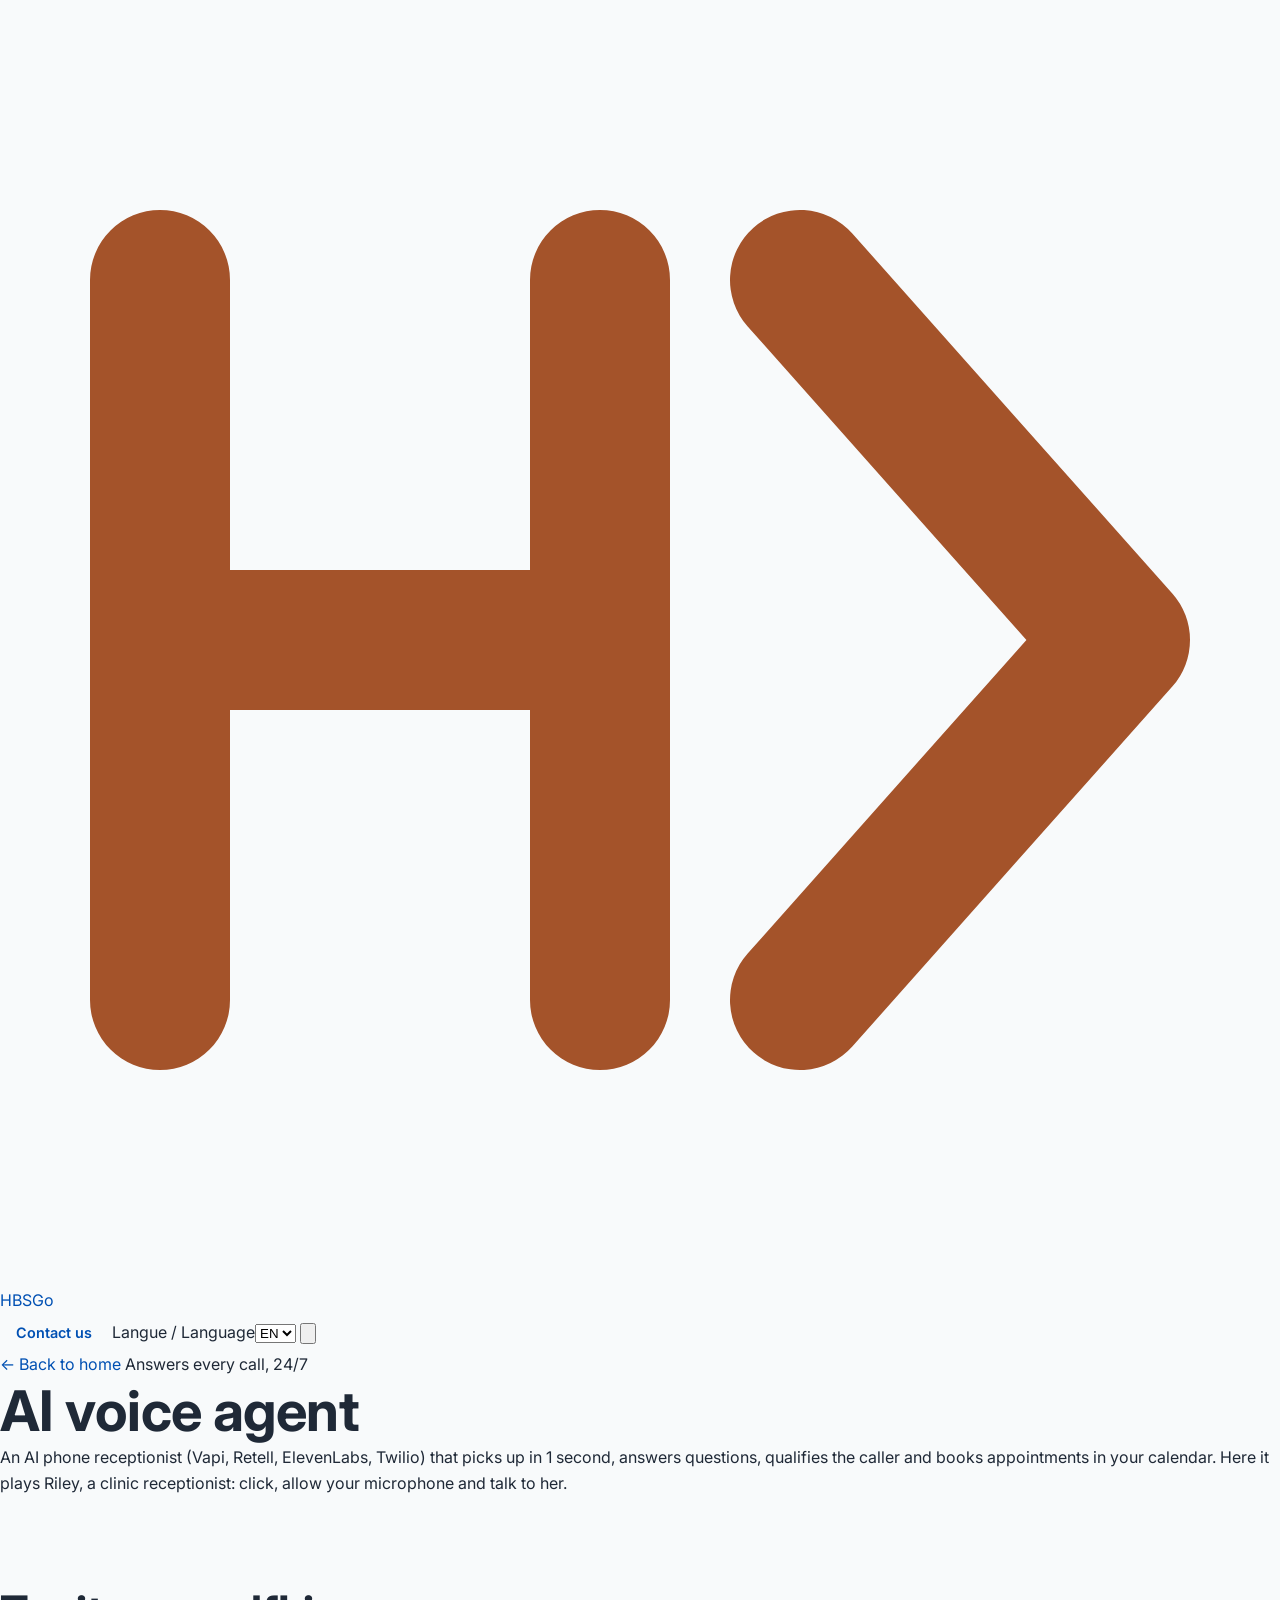
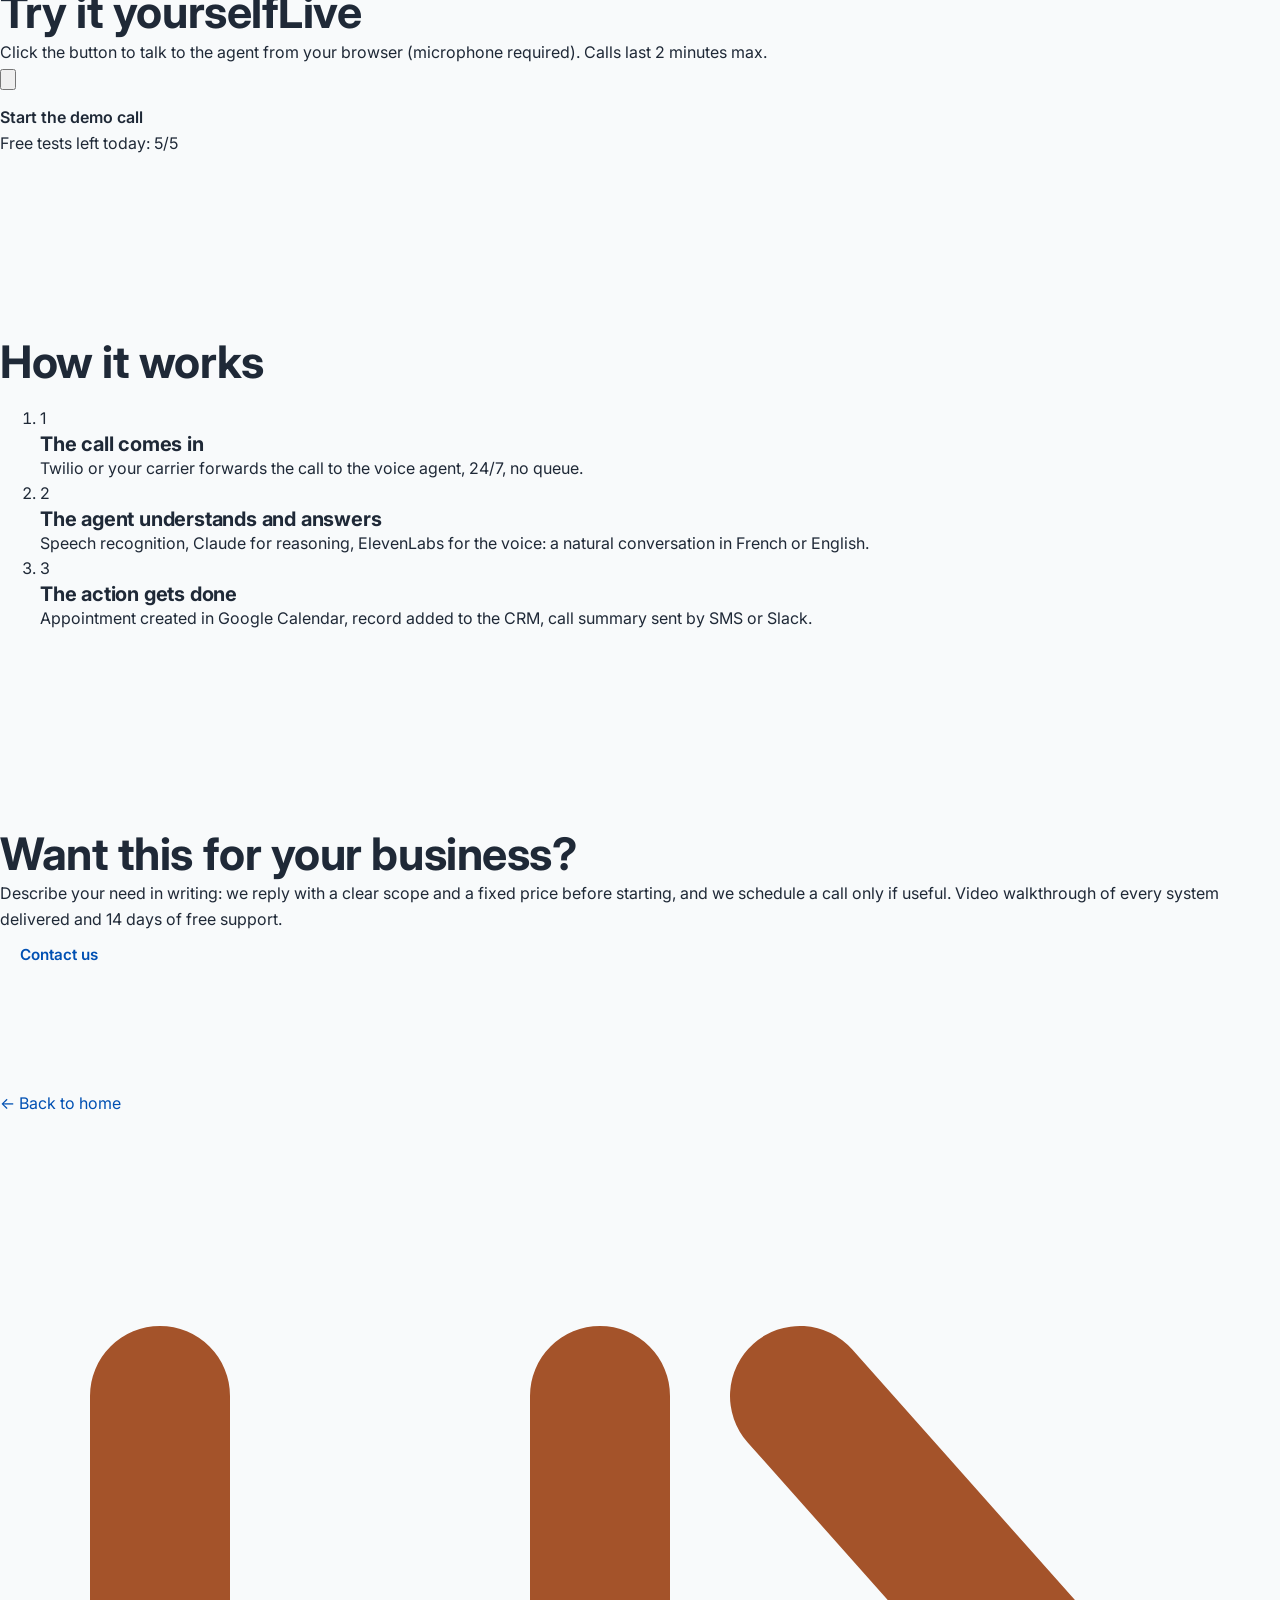
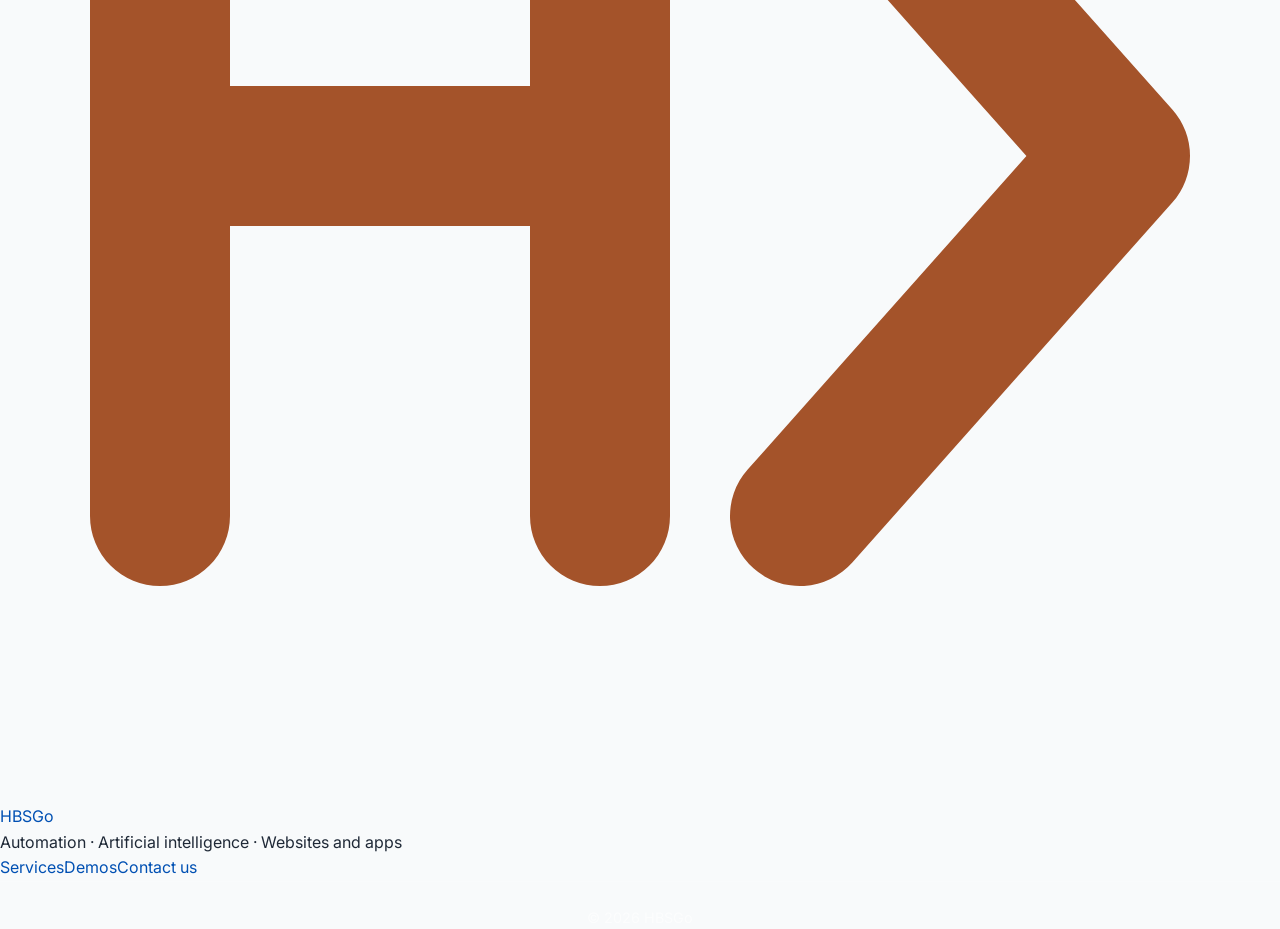
<file: demos/agent-vocal/index.html>
<!DOCTYPE html>
<html lang="fr">
<head>
  <meta charset="utf-8">
  <meta name="viewport" content="width=device-width, initial-scale=1">
  <title>Agent vocal IA · HBSGo</title>
  <meta name="description" content="Un standard téléphonique IA qui décroche, qualifie l'appel et prend rendez-vous. Appelez la démo ou écoutez un appel réel.">
  <link rel="icon" type="image/svg+xml" href="../../favicon.svg">
  <link rel="stylesheet" href="../../style.css">
  <script src="../../config.js"></script>
</head>
<body data-root="../../" data-demo="agent-vocal" data-title-key="p_title">
  <header id="site-header"></header>

  <main class="container demo-head">
    <a class="back" href="../../" data-i18n="back_home"></a>
    <span class="benefit" data-i18n="p_benefit"></span>
    <h1 data-i18n="p_title"></h1>
    <p class="lead" data-i18n="p_lead"></p>

    <section class="card test-zone">
      <h2><span data-i18n="test_zone"></span><span class="badge-live">Live</span></h2>
      <p class="muted small" id="mode-hint"></p>
      <div class="call-box">
        <button type="button" class="call-btn" id="call" data-run aria-label="Appeler">
          <svg viewBox="0 0 24 24" fill="none" stroke="currentColor" stroke-width="2" stroke-linecap="round" stroke-linejoin="round"><path d="M22 16.9v3a2 2 0 0 1-2.2 2 19.8 19.8 0 0 1-8.6-3.1 19.5 19.5 0 0 1-6-6A19.8 19.8 0 0 1 2.1 4.2 2 2 0 0 1 4.1 2h3a2 2 0 0 1 2 1.7c.1 1 .4 1.9.7 2.8a2 2 0 0 1-.5 2.1L8 9.9a16 16 0 0 0 6 6l1.3-1.3a2 2 0 0 1 2.1-.4c.9.3 1.8.6 2.8.7a2 2 0 0 1 1.8 2z"/></svg>
        </button>
        <p style="margin:14px 0 0;font-weight:600" id="call-label"></p>
        <p class="muted small" id="call-timer"></p>
        <div class="transcript" id="transcript" aria-live="polite"></div>
      </div>
      <div class="quota-msg" data-quota-msg></div>
      <div id="banner-zone"></div>
      <div class="quota" data-quota></div>
    </section>

    <section class="card">
      <h2 data-i18n="loom_title"></h2>
      <p class="muted small" data-i18n="p_video_hint"></p>
      <div class="video" data-loom="agentVocal"></div>
    </section>

    <section>
      <h2 data-i18n="how_title"></h2>
      <ol class="steps">
        <li><span class="n">1</span><div><h3 data-i18n="s1t"></h3><p data-i18n="s1d"></p></div></li>
        <li><span class="n">2</span><div><h3 data-i18n="s2t"></h3><p data-i18n="s2d"></p></div></li>
        <li><span class="n">3</span><div><h3 data-i18n="s3t"></h3><p data-i18n="s3d"></p></div></li>
      </ol>
    </section>

    <section class="cta" data-cta>
      <h2 data-i18n="cta_title"></h2>
      <p data-i18n="cta_text"></p>
      <div class="btns">
      </div>
    </section>

    <p style="margin-top:24px"><a class="back" href="../../" data-i18n="back_home"></a></p>
  </main>

  <footer id="site-footer"></footer>

  <script>
    window.PAGE_I18N = {
      "fr": {
        "p_title": "Agent vocal IA",
        "p_benefit": "Répond à chaque appel, 24 h/24",
        "p_lead": "Un standard téléphonique IA (Vapi, Retell, ElevenLabs, Twilio) qui décroche en 1 seconde, répond aux questions, qualifie l'appelant et prend rendez-vous dans votre agenda. Ici, il joue Riley, la réceptionniste d'une clinique : cliquez, autorisez le micro et parlez-lui (en anglais pour l'instant).",
        "p_hint_live": "Cliquez sur le bouton pour parler à l'agent depuis votre navigateur (micro requis). L'appel dure 2 minutes maximum.",
        "p_hint_sim": "Le widget d'appel n'est pas encore activé : cliquez pour écouter la transcription d'un appel type, ou regardez la vidéo ci-dessous.",
        "p_call": "Lancer l'appel démo",
        "p_hangup": "Raccrocher",
        "p_connecting": "Connexion…",
        "p_ended": "Appel terminé",
        "p_in_call": "En communication",
        "p_video_hint": "Vidéo d'un appel réel (enregistrement Loom).",
        "agent": "Agent",
        "caller": "Appelant",
        "s1t": "L'appel arrive",
        "s1d": "Twilio ou votre opérateur transfère l'appel à l'agent vocal, 24h/24, sans file d'attente.",
        "s2t": "L'agent comprend et répond",
        "s2d": "Reconnaissance vocale, Claude pour le raisonnement, ElevenLabs pour la voix : une conversation naturelle, en français ou en anglais.",
        "s3t": "L'action est faite",
        "s3d": "Rendez-vous créé dans Google Calendar, fiche ajoutée au CRM, résumé de l'appel envoyé par SMS ou Slack."
      },
      "en": {
        "p_title": "AI voice agent",
        "p_benefit": "Answers every call, 24/7",
        "p_lead": "An AI phone receptionist (Vapi, Retell, ElevenLabs, Twilio) that picks up in 1 second, answers questions, qualifies the caller and books appointments in your calendar. Here it plays Riley, a clinic receptionist: click, allow your microphone and talk to her.",
        "p_hint_live": "Click the button to talk to the agent from your browser (microphone required). Calls last 2 minutes max.",
        "p_hint_sim": "The call widget is not enabled yet: click to hear the transcript of a typical call, or watch the video below.",
        "p_call": "Start the demo call",
        "p_hangup": "Hang up",
        "p_connecting": "Connecting…",
        "p_ended": "Call ended",
        "p_in_call": "In call",
        "p_video_hint": "Video of a real call (Loom recording).",
        "agent": "Agent",
        "caller": "Caller",
        "s1t": "The call comes in",
        "s1d": "Twilio or your carrier forwards the call to the voice agent, 24/7, no queue.",
        "s2t": "The agent understands and answers",
        "s2d": "Speech recognition, Claude for reasoning, ElevenLabs for the voice: a natural conversation in French or English.",
        "s3t": "The action gets done",
        "s3d": "Appointment created in Google Calendar, record added to the CRM, call summary sent by SMS or Slack."
      },
      "ar": {
        "p_title": "وكيل صوتي بالذكاء الاصطناعي",
        "p_benefit": "يجيب على كل المكالمات، 24/7",
        "p_lead": "مستقبل هاتف بالذكاء الاصطناعي (Vapi, Retell, ElevenLabs, Twilio) يرد خلال ثانية واحدة، يجيب على الأسئلة، يؤهل المتصل ويحجز المواعيد في تقويمك. هنا يلعب دور ريلي، موظفة استقبال عيادة: انقر، اسمح للميكروفون وتحدث معها.",
        "p_hint_live": "انقر الزر للتحدث إلى الوكيل من متصفحك (يتطلب ميكروفون). تستغرق المكالمات بحد أقصى دقيقتين.",
        "p_hint_sim": "أداة المكالمة غير مفعلة بعد: انقر لسماع نص مكالمة نموذجية، أو شاهد الفيديو أدناه.",
        "p_call": "ابدأ مكالمة العرض التجريبي",
        "p_hangup": "إنهاء المكالمة",
        "p_connecting": "جاري الاتصال…",
        "p_ended": "انتهت المكالمة",
        "p_in_call": "في المكالمة",
        "p_video_hint": "فيديو لمكالمة حقيقية (تسجيل Loom).",
        "agent": "الوكيل",
        "caller": "المتصل",
        "s1t": "تأتي المكالمة",
        "s1d": "Twilio أو مزود الخدمة الخاص بك يحول المكالمة إلى الوكيل الصوتي، 24/7، بدون انتظار.",
        "s2t": "يفهم الوكيل ويجيب",
        "s2d": "التعرف على الكلام، Claude للتفكير، ElevenLabs للصوت: محادثة طبيعية بالفرنسية أو الإنجليزية.",
        "s3t": "يتم تنفيذ الإجراء",
        "s3d": "تم إنشاء موعد في Google Calendar، وإضافة سجل إلى CRM، وإرسال ملخص المكالمة عبر SMS أو Slack."
      },
      "de": {
        "p_title": "KI-Sprachagent",
        "p_benefit": "Beantwortet jeden Anruf, 24/7",
        "p_lead": "Ein KI-Telefonrezeptionist (Vapi, Retell, ElevenLabs, Twilio), der nach 1 Sekunde abhebt, Fragen beantwortet, den Anrufer qualifiziert und Termine in Ihrem Kalender bucht. Hier spielt er Riley, eine Klinikrezeptionistin: klicken, Mikrofon zulassen und mit ihr sprechen.",
        "p_hint_live": "Klicken Sie auf die Schaltfläche, um über Ihren Browser mit dem Agenten zu sprechen (Mikrofon erforderlich). Anrufe dauern maximal 2 Minuten.",
        "p_hint_sim": "Das Anruf-Widget ist noch nicht aktiviert: Klicken Sie, um das Transkript eines typischen Anrufs zu hören oder das Video unten anzusehen.",
        "p_call": "Demo-Anruf starten",
        "p_hangup": "Auflegen",
        "p_connecting": "Verbindung wird hergestellt…",
        "p_ended": "Anruf beendet",
        "p_in_call": "Im Gespräch",
        "p_video_hint": "Video eines echten Anrufs (Loom-Aufnahme).",
        "agent": "Agent",
        "caller": "Anrufer",
        "s1t": "Der Anruf kommt herein",
        "s1d": "Twilio oder Ihr Anbieter leitet den Anruf an den Sprachagenten weiter, 24/7, ohne Warteschlange.",
        "s2t": "Der Agent versteht und antwortet",
        "s2d": "Spracherkennung, Claude für das Denken, ElevenLabs für die Stimme: ein natürliches Gespräch auf Französisch oder Englisch.",
        "s3t": "Die Aktion wird ausgeführt",
        "s3d": "Termin in Google Calendar erstellt, Datensatz im CRM hinzugefügt, Anrufzusammenfassung per SMS oder Slack gesendet."
      },
      "es": {
        "p_title": "Agente de voz IA",
        "p_benefit": "Responde a cada llamada, 24/7",
        "p_lead": "Una recepcionista telefónica IA (Vapi, Retell, ElevenLabs, Twilio) que contesta en 1 segundo, responde preguntas, califica al interlocutor y agenda citas en su calendario. Aquí interpreta a Riley, una recepcionista de clínica: haga clic, permita el uso del micrófono y hable con ella.",
        "p_hint_live": "Haga clic en el botón para hablar con el agente desde su navegador (se requiere micrófono). Las llamadas duran máximo 2 minutos.",
        "p_hint_sim": "El widget de llamada aún no está habilitado: haga clic para escuchar la transcripción de una llamada típica o vea el video a continuación.",
        "p_call": "Iniciar la llamada de demostración",
        "p_hangup": "Colgar",
        "p_connecting": "Conectando…",
        "p_ended": "Llamada finalizada",
        "p_in_call": "En llamada",
        "p_video_hint": "Video de una llamada real (grabación de Loom).",
        "agent": "Agente",
        "caller": "Llamante",
        "s1t": "Llega la llamada",
        "s1d": "Twilio o su operador reenvía la llamada al agente de voz, 24/7, sin cola.",
        "s2t": "El agente entiende y responde",
        "s2d": "Reconocimiento de voz, Claude para razonamiento, ElevenLabs para la voz: una conversación natural en francés o inglés.",
        "s3t": "Se realiza la acción",
        "s3d": "Cita creada en Google Calendar, registro añadido al CRM, resumen de la llamada enviado por SMS o Slack."
      }
    };
  </script>
  <script src="../../app.js"></script>
  <script>
    (function () {
      var D = window.Demo, SLUG = 'agent-vocal';
      var btn = D.qs('#call'), label = D.qs('#call-label'), timer = D.qs('#call-timer'), transcript = D.qs('#transcript'), hint = D.qs('#mode-hint'), bannerZone = D.qs('#banner-zone');
      var live = !D.isTodo(D.CFG.vapiPublicKey) && !D.isTodo(D.CFG.vapiAssistantId);
      var inCall = false, vapi = null, tick = null, seconds = 0, cancelled = false;

      function setLabels() {
        hint.textContent = D.t(live ? 'p_hint_live' : 'p_hint_sim');
        label.textContent = inCall ? D.t('p_in_call') : D.t('p_call');
        btn.setAttribute('aria-label', inCall ? D.t('p_hangup') : D.t('p_call'));
      }
      setLabels();
      document.addEventListener('demo:lang', setLabels);

      function startTimer() { seconds = 0; timer.textContent = '00:00'; tick = setInterval(function () { seconds++; timer.textContent = String(Math.floor(seconds / 60)).padStart(2, '0') + ':' + String(seconds % 60).padStart(2, '0'); if (seconds >= 120 && live) hangup(); }, 1000); }
      function stopTimer() { clearInterval(tick); }
      function line(who, text) {
        var d = document.createElement('div'); d.className = 'line ' + who;
        d.innerHTML = '<span class="who">' + D.escapeHtml(D.t(who)) + '</span>' + D.escapeHtml(text);
        transcript.appendChild(d); return d;
      }

      /* --- Mode live : widget Vapi (clé PUBLIQUE uniquement, chargée depuis le CDN) --- */
      function loadVapi() {
        return new Promise(function (resolve, reject) {
          if (window.vapiSDK) return resolve(window.vapiSDK);
          var s = document.createElement('script');
          s.src = 'https://cdn.jsdelivr.net/gh/VapiAI/html-script-tag@latest/dist/assets/index.js';
          s.async = true; s.onload = function () { resolve(window.vapiSDK); }; s.onerror = reject;
          document.head.appendChild(s);
        });
      }
      function startLive() {
        label.textContent = D.t('p_connecting');
        return loadVapi().then(function (sdk) {
          vapi = sdk.run({ apiKey: D.CFG.vapiPublicKey, assistant: D.CFG.vapiAssistantId, config: { position: 'bottom-right', offset: '24px', width: '0px', height: '0px' } });
          if (vapi && vapi.on) {
            vapi.on('call-start', function () { inCall = true; btn.classList.add('active'); setLabels(); startTimer(); });
            vapi.on('call-end', function () { endCall(); });
            vapi.on('message', function (m) { if (m && m.type === 'transcript' && m.transcriptType === 'final') line(m.role === 'assistant' ? 'agent' : 'caller', m.transcript); });
            vapi.on('error', function () { endCall(); startSimulation(); });
          }
        }).catch(function () { startSimulation(); });
      }

      /* --- Mode simulation : transcription scriptée (aucun service payant) --- */
      var SCRIPT = {
        fr: [
          ['agent', 'Clinique dentaire Saint-Louis, bonjour ! Je suis l\'assistante virtuelle. Comment puis-je vous aider ?'],
          ['caller', 'Bonjour, j\'ai une douleur à une molaire depuis hier, j\'aimerais un rendez-vous rapidement.'],
          ['agent', 'Je comprends, on va régler ça vite. Êtes-vous déjà patient chez nous ?'],
          ['caller', 'Oui, Marc Delorme.'],
          ['agent', 'Merci Monsieur Delorme, je vous retrouve. Le docteur Nguyen a une urgence disponible demain à 9 h 15 ou aujourd\'hui à 17 h 30. Quel créneau préférez-vous ?'],
          ['caller', 'Aujourd\'hui 17 h 30, c\'est parfait.'],
          ['agent', 'C\'est noté : aujourd\'hui à 17 h 30 avec le docteur Nguyen. Vous recevez la confirmation par SMS dans une minute. En attendant, évitez les aliments très chauds ou très froids. Autre chose ?'],
          ['caller', 'Non, merci beaucoup.'],
          ['agent', 'Avec plaisir, à tout à l\'heure Monsieur Delorme !']
        ],
        en: [
          ['agent', 'Saint-Louis Dental Clinic, hello! I am the virtual assistant. How can I help you?'],
          ['caller', 'Hi, I have had a toothache in a molar since yesterday, I would like an appointment quickly.'],
          ['agent', 'I understand, let us sort this out fast. Are you already a patient with us?'],
          ['caller', 'Yes, Mark Dell.'],
          ['agent', 'Thank you Mr Dell, I found your file. Dr Nguyen has an emergency slot tomorrow at 9:15 am or today at 5:30 pm. Which do you prefer?'],
          ['caller', 'Today at 5:30 pm is perfect.'],
          ['agent', 'Noted: today at 5:30 pm with Dr Nguyen. You will get an SMS confirmation within a minute. Meanwhile, avoid very hot or very cold food. Anything else?'],
          ['caller', 'No, thank you very much.'],
          ['agent', 'My pleasure, see you soon Mr Dell!']
        ]
      };
      function startSimulation() {
        inCall = true; cancelled = false; btn.classList.add('active'); setLabels(); startTimer();
        if (!bannerZone.querySelector('.banner-offline')) D.offlineBanner(bannerZone);
        var lines = SCRIPT[D.getLang()] || SCRIPT.en;
        lines.reduce(function (chain, l) {
          return chain.then(function () { if (cancelled) return; line(l[0], l[1]); return D.sleep(1400 + Math.min(2600, l[1].length * 28)); });
        }, D.sleep(900)).then(function () { if (!cancelled) endCall(); });
      }

      function endCall() {
        inCall = false; stopTimer(); btn.classList.remove('active'); setLabels();
        label.textContent = D.t('p_ended') + ' · ' + timer.textContent;
        D.renderQuota(SLUG);
      }
      function hangup() {
        cancelled = true;
        if (vapi && vapi.stop) { try { vapi.stop(); } catch (e) { /* ignore */ } }
        endCall();
      }

      btn.addEventListener('click', function () {
        if (inCall) { hangup(); return; }
        if (!D.consumeQuota(SLUG)) return;
        transcript.innerHTML = '';
        if (live) startLive(); else startSimulation();
      });
    })();
  </script>
</body>
</html>
</file>
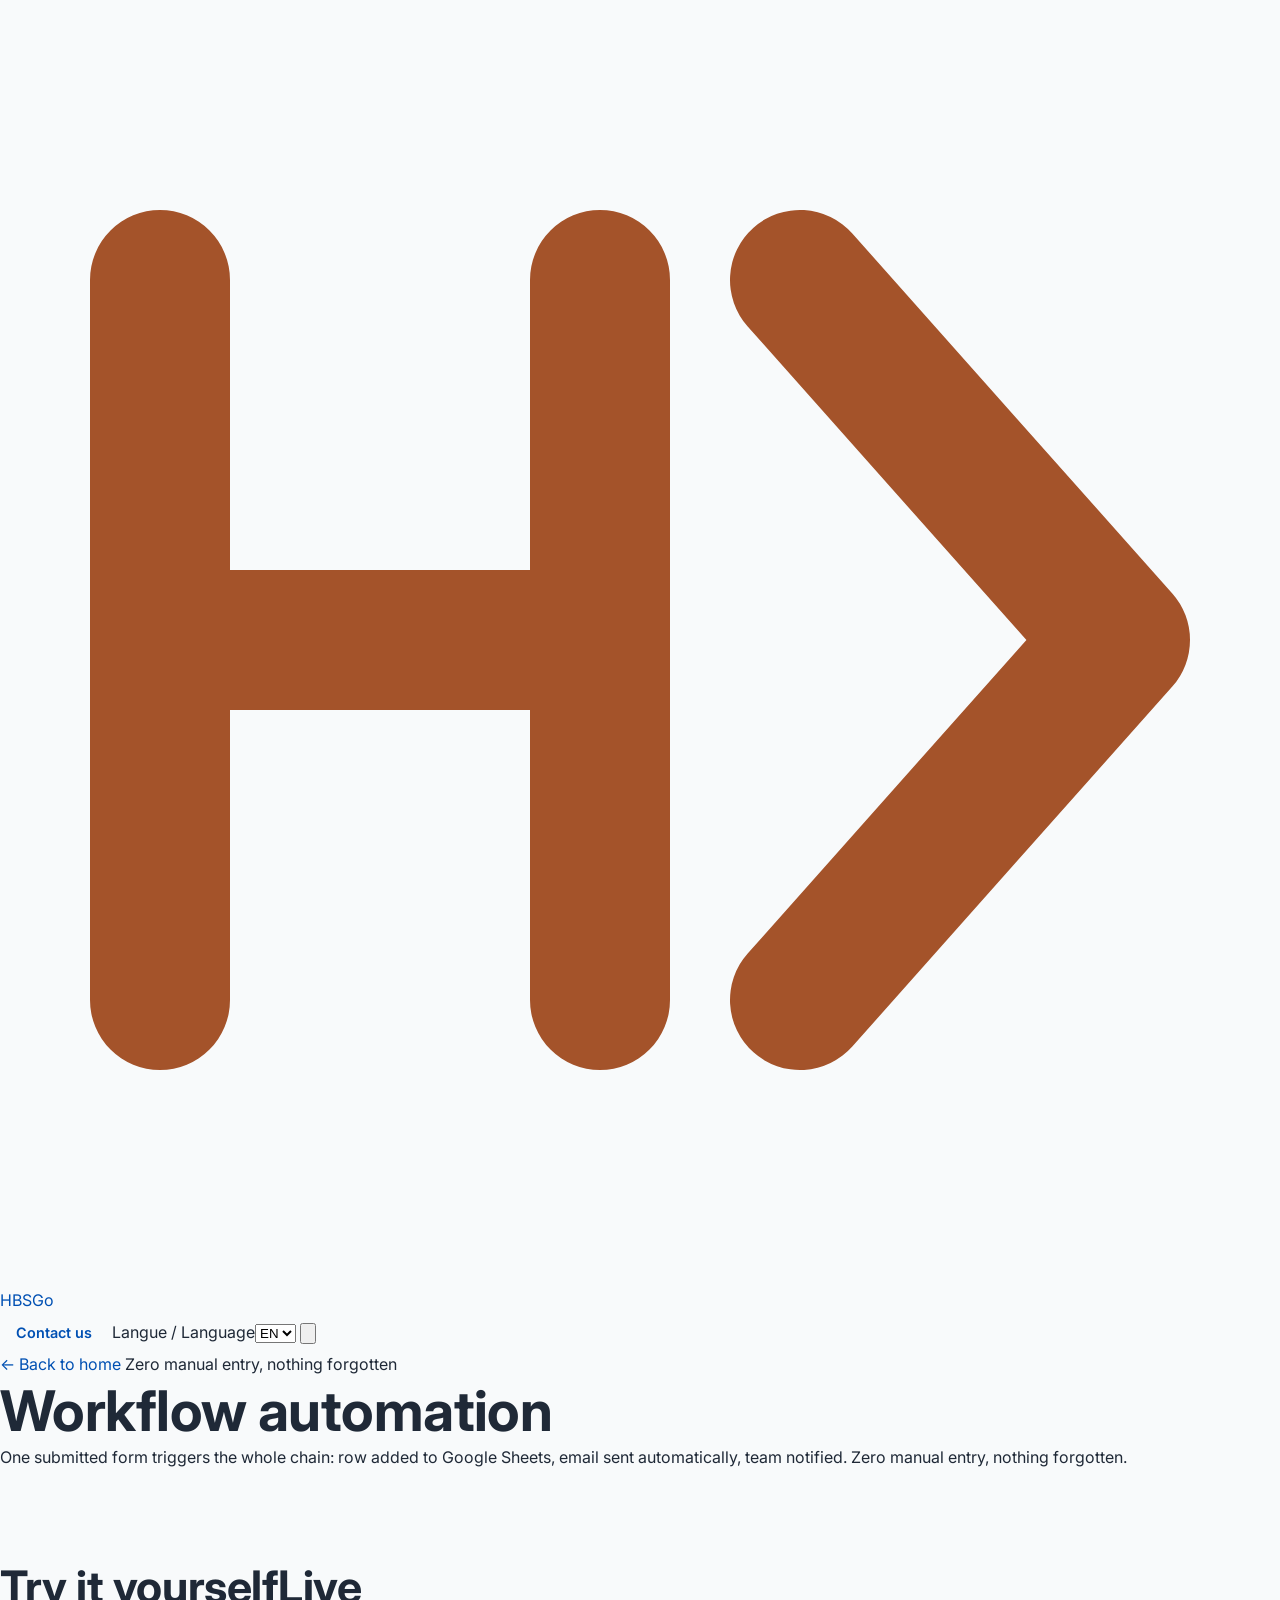
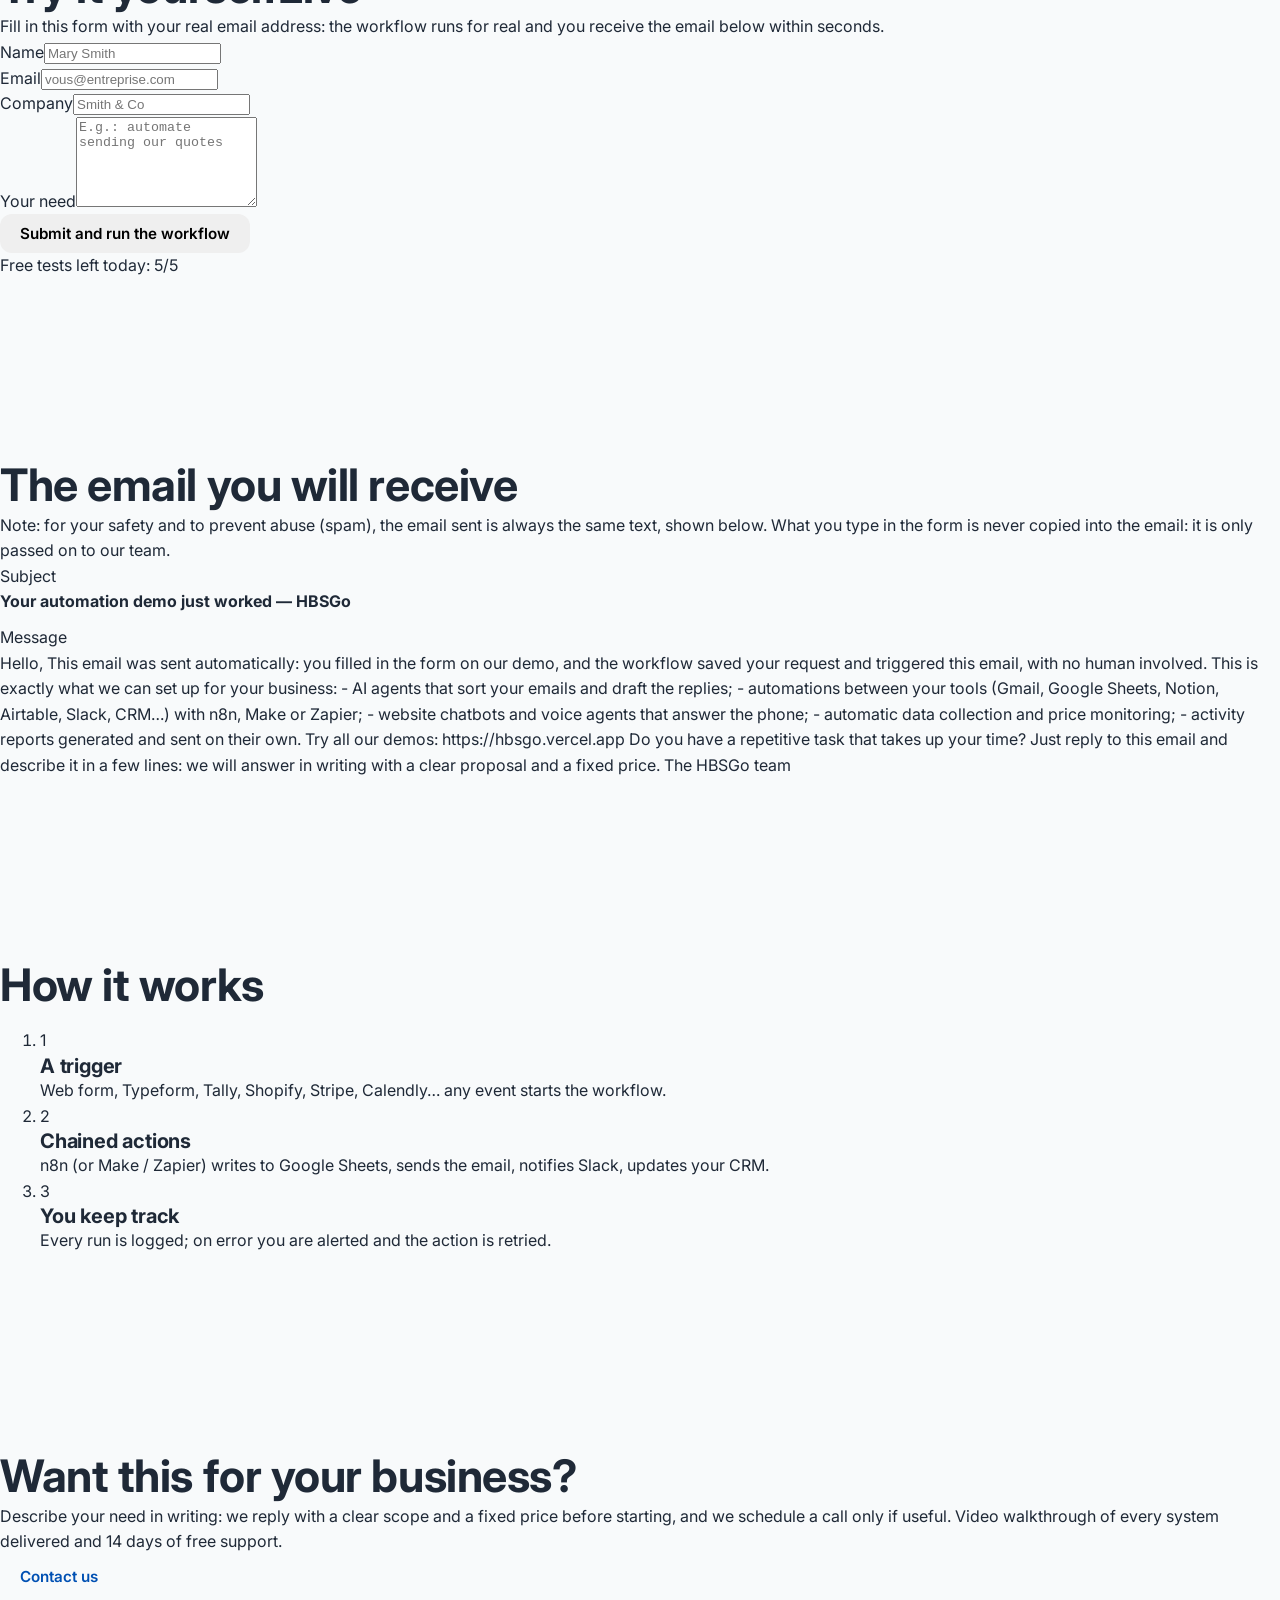
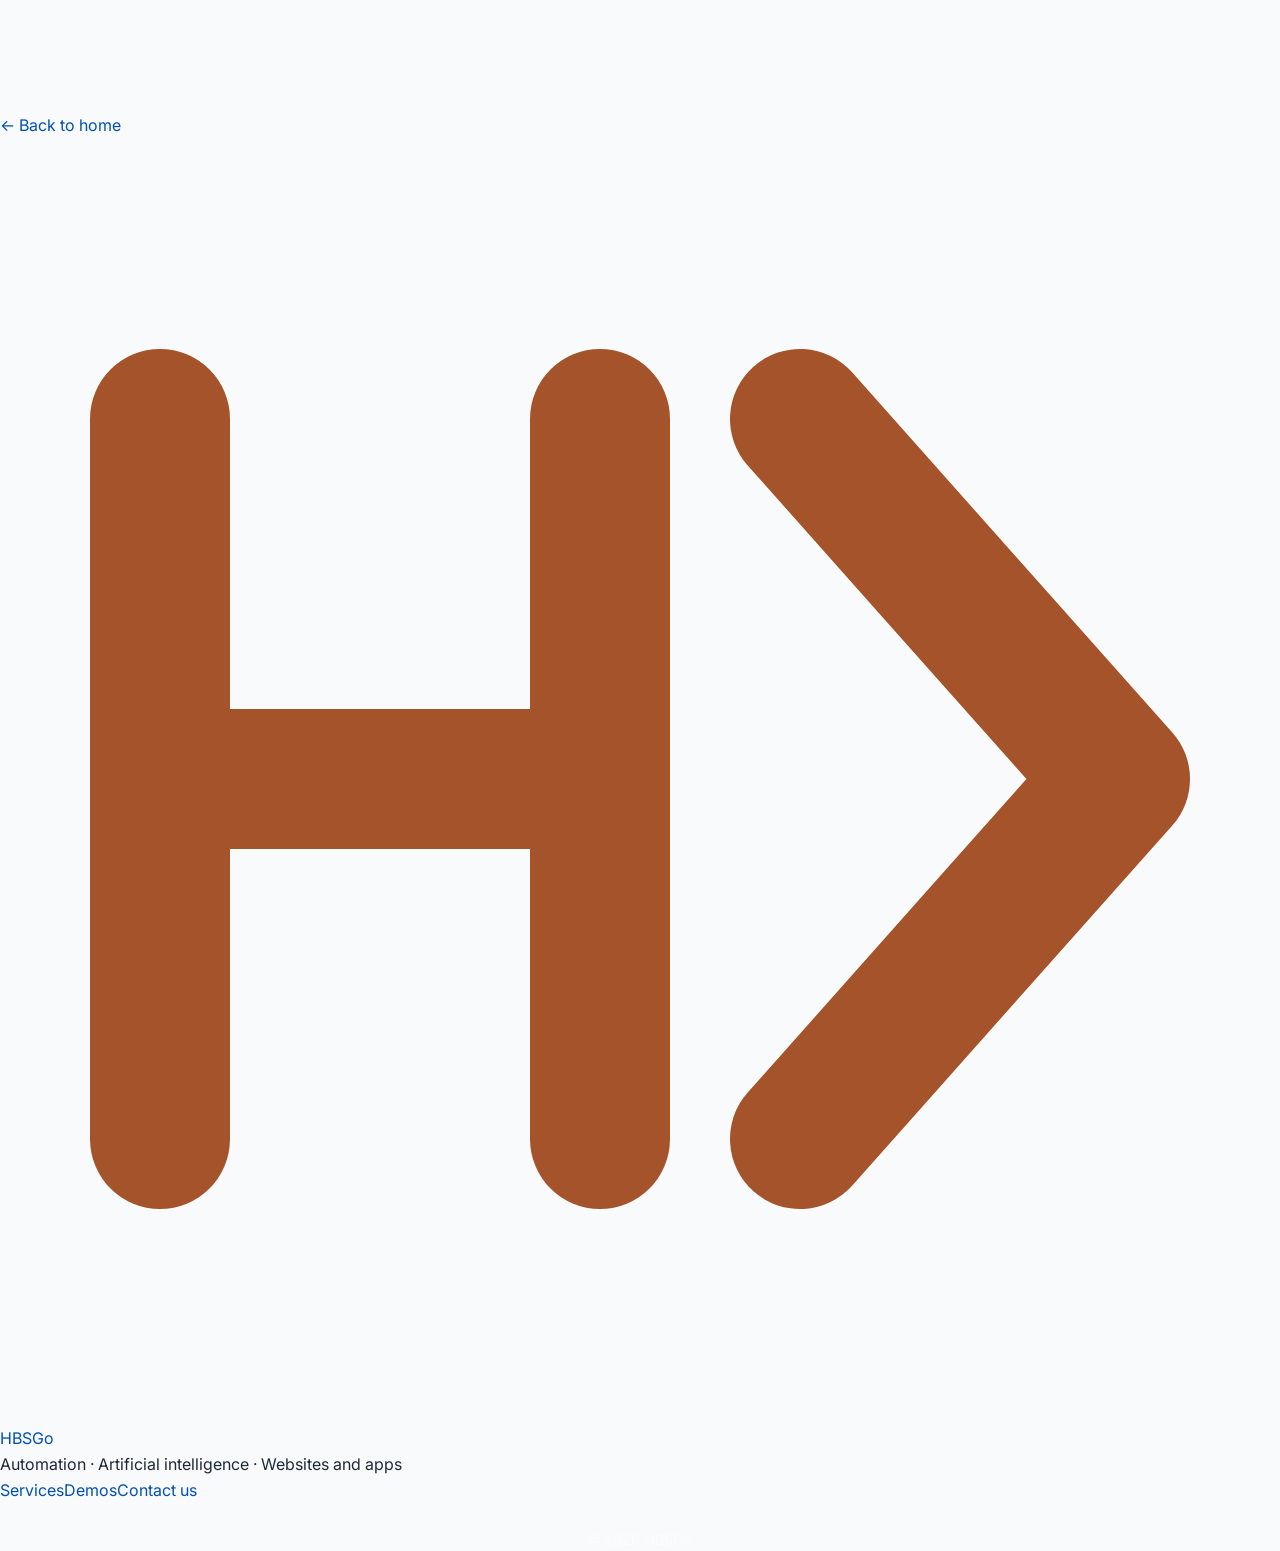
<file: demos/automatisation/index.html>
<!DOCTYPE html>
<html lang="fr">
<head>
  <meta charset="utf-8">
  <meta name="viewport" content="width=device-width, initial-scale=1">
  <title>Automatisation de workflow · HBSGo</title>
  <meta name="description" content="Remplissez un formulaire : une ligne est ajoutée dans Google Sheets et un email part automatiquement. Démo interactive réelle.">
  <link rel="icon" type="image/svg+xml" href="../../favicon.svg">
  <link rel="stylesheet" href="../../style.css">
  <script src="../../config.js"></script>
</head>
<body data-root="../../" data-demo="automatisation" data-title-key="p_title">
  <header id="site-header"></header>

  <main class="container demo-head">
    <a class="back" href="../../" data-i18n="back_home"></a>
    <span class="benefit" data-i18n="p_benefit"></span>
    <h1 data-i18n="p_title"></h1>
    <p class="lead" data-i18n="p_lead"></p>

    <section class="card test-zone">
      <h2><span data-i18n="test_zone"></span><span class="badge-live">Live</span></h2>
      <p class="muted small" data-i18n="p_hint"></p>
      <form id="form" novalidate>
        <div class="row row-2">
          <div class="field"><label for="nom" data-i18n="f_nom"></label><input type="text" id="nom" name="nom" required maxlength="80" data-i18n-placeholder="f_nom_ph"></div>
          <div class="field"><label for="email" data-i18n="f_email"></label><input type="email" id="email" name="email" required maxlength="120" placeholder="vous@entreprise.com"></div>
        </div>
        <div class="field"><label for="entreprise" data-i18n="f_entreprise"></label><input type="text" id="entreprise" name="entreprise" maxlength="80" data-i18n-placeholder="f_entreprise_ph"></div>
        <div class="field"><label for="besoin" data-i18n="f_besoin"></label><textarea id="besoin" name="besoin" style="min-height:90px" maxlength="600" data-i18n-placeholder="f_besoin_ph"></textarea></div>
        <button type="submit" class="btn" id="run" data-run data-i18n="p_run"></button>
      </form>
      <div class="quota-msg" data-quota-msg></div>
      <div class="result" id="result"></div>
      <div class="quota" data-quota></div>
    </section>

    <!-- Aperçu de l'email fixe envoyé au visiteur -->
    <section class="card">
      <h2 data-i18n="mail_title"></h2>
      <p class="muted small" data-i18n="mail_note"></p>
      <div class="kv wide">
        <div class="k" data-i18n="mail_subject_label"></div>
        <div class="v"><b id="mail-subject"></b></div>
      </div>
      <div class="kv wide" style="margin-top:10px">
        <div class="k" data-i18n="mail_body_label"></div>
        <div class="v pre" id="mail-body"></div>
      </div>
    </section>

    <section class="card" data-embed="sheetEmbed" hidden>
      <!-- Google Sheet public (TODO_SHEET_EMBED dans config.js) : affiché seulement si configuré -->
    </section>

    <section class="card">
      <h2 data-i18n="loom_title"></h2>
      <div class="video" data-loom="automatisation"></div>
    </section>

    <section>
      <h2 data-i18n="how_title"></h2>
      <ol class="steps">
        <li><span class="n">1</span><div><h3 data-i18n="s1t"></h3><p data-i18n="s1d"></p></div></li>
        <li><span class="n">2</span><div><h3 data-i18n="s2t"></h3><p data-i18n="s2d"></p></div></li>
        <li><span class="n">3</span><div><h3 data-i18n="s3t"></h3><p data-i18n="s3d"></p></div></li>
      </ol>
    </section>

    <section class="cta" data-cta>
      <h2 data-i18n="cta_title"></h2>
      <p data-i18n="cta_text"></p>
      <div class="btns">
      </div>
    </section>

    <p style="margin-top:24px"><a class="back" href="../../" data-i18n="back_home"></a></p>
  </main>

  <footer id="site-footer"></footer>

  <script>
    window.PAGE_I18N = {
      "fr": {
        "p_title": "Automatisation de workflow",
        "p_benefit": "Zéro saisie manuelle, zéro oubli",
        "p_lead": "Un formulaire rempli déclenche toute la chaîne : ligne ajoutée dans Google Sheets, email envoyé automatiquement, équipe prévenue. Zéro saisie manuelle, zéro oubli.",
        "p_hint": "Remplissez ce formulaire avec votre vraie adresse email : le workflow s'exécute pour de vrai et vous recevez l'email ci-dessous dans quelques secondes.",
        "mail_title": "L'email que vous allez recevoir",
        "mail_note": "Remarque : pour votre sécurité et pour éviter tout usage abusif (spam), l'email envoyé est toujours le même texte, présenté ci-dessous. Ce que vous écrivez dans le formulaire n'est jamais recopié dans l'email : il est seulement transmis à notre équipe.",
        "mail_subject_label": "Objet",
        "mail_body_label": "Message",
        "mail_subject": "Votre démo d'automatisation vient de fonctionner — HBSGo",
        "mail_body": "Bonjour,\n\nCet email vient d'être envoyé automatiquement : vous avez rempli le formulaire de notre démo, et le workflow a enregistré votre demande puis déclenché cet envoi, sans aucune intervention humaine.\n\nC'est exactement ce que nous pouvons mettre en place pour votre entreprise :\n- des agents IA qui trient vos emails et préparent les réponses ;\n- des automatisations entre vos outils (Gmail, Google Sheets, Notion, Airtable, Slack, CRM…) avec n8n, Make ou Zapier ;\n- des chatbots pour votre site et des agents vocaux qui répondent au téléphone ;\n- la collecte de données et la veille de prix automatiques ;\n- des rapports d'activité générés et envoyés tout seuls.\n\nTestez toutes nos démos : https://hbsgo.vercel.app\n\nVous avez une tâche répétitive qui vous prend du temps ? Répondez simplement à cet email en la décrivant en quelques lignes : nous vous répondons par écrit avec une proposition claire et un prix fixe.\n\nL'équipe HBSGo",
        "f_nom": "Nom",
        "f_nom_ph": "Marie Dupont",
        "f_email": "Email",
        "f_entreprise": "Entreprise",
        "f_entreprise_ph": "Dupont & Fils",
        "f_besoin": "Votre besoin",
        "f_besoin_ph": "Ex. : automatiser l'envoi de nos devis",
        "p_run": "Envoyer et lancer le workflow",
        "p_invalid": "Merci de renseigner au moins un nom et un email valide.",
        "t1": "Formulaire reçu",
        "t1d": "Le workflow reçoit les données et les vérifie.",
        "t2": "Ligne ajoutée dans Google Sheets",
        "t2d": "Nom, email, entreprise, besoin, date.",
        "t3": "Email de présentation envoyé",
        "t3d": "Envoyé à {email} via Gmail.",
        "t4": "L'équipe prévenue",
        "t4d": "Elle reçoit votre demande complète par email.",
        "p_done": "Workflow terminé en {ms} ms.",
        "col_date": "Date",
        "col_nom": "Nom",
        "col_email": "Email",
        "col_entreprise": "Entreprise",
        "col_besoin": "Besoin",
        "s1t": "Un déclencheur",
        "s1d": "Formulaire web, Typeform, Tally, Shopify, Stripe, Calendly… n'importe quel événement démarre le workflow.",
        "s2t": "Des actions en chaîne",
        "s2d": "n8n (ou Make / Zapier) écrit dans Google Sheets, envoie l'email, notifie Slack, met à jour votre CRM.",
        "s3t": "Vous suivez tout",
        "s3d": "Chaque exécution est journalisée ; en cas d'erreur, vous êtes alerté et l'action est rejouée."
      },
      "en": {
        "p_title": "Workflow automation",
        "p_benefit": "Zero manual entry, nothing forgotten",
        "p_lead": "One submitted form triggers the whole chain: row added to Google Sheets, email sent automatically, team notified. Zero manual entry, nothing forgotten.",
        "p_hint": "Fill in this form with your real email address: the workflow runs for real and you receive the email below within seconds.",
        "mail_title": "The email you will receive",
        "mail_note": "Note: for your safety and to prevent abuse (spam), the email sent is always the same text, shown below. What you type in the form is never copied into the email: it is only passed on to our team.",
        "mail_subject_label": "Subject",
        "mail_body_label": "Message",
        "mail_subject": "Your automation demo just worked — HBSGo",
        "mail_body": "Hello,\n\nThis email was sent automatically: you filled in the form on our demo, and the workflow saved your request and triggered this email, with no human involved.\n\nThis is exactly what we can set up for your business:\n- AI agents that sort your emails and draft the replies;\n- automations between your tools (Gmail, Google Sheets, Notion, Airtable, Slack, CRM…) with n8n, Make or Zapier;\n- website chatbots and voice agents that answer the phone;\n- automatic data collection and price monitoring;\n- activity reports generated and sent on their own.\n\nTry all our demos: https://hbsgo.vercel.app\n\nDo you have a repetitive task that takes up your time? Just reply to this email and describe it in a few lines: we will answer in writing with a clear proposal and a fixed price.\n\nThe HBSGo team",
        "f_nom": "Name",
        "f_nom_ph": "Mary Smith",
        "f_email": "Email",
        "f_entreprise": "Company",
        "f_entreprise_ph": "Smith & Co",
        "f_besoin": "Your need",
        "f_besoin_ph": "E.g.: automate sending our quotes",
        "p_run": "Submit and run the workflow",
        "p_invalid": "Please provide at least a name and a valid email.",
        "t1": "Form received",
        "t1d": "The workflow receives and checks the data.",
        "t2": "Row added to Google Sheets",
        "t2d": "Name, email, company, need, date.",
        "t3": "Presentation email sent",
        "t3d": "Sent to {email} via Gmail.",
        "t4": "Team notified",
        "t4d": "The team receives your full request by email.",
        "p_done": "Workflow completed in {ms} ms.",
        "col_date": "Date",
        "col_nom": "Name",
        "col_email": "Email",
        "col_entreprise": "Company",
        "col_besoin": "Need",
        "s1t": "A trigger",
        "s1d": "Web form, Typeform, Tally, Shopify, Stripe, Calendly… any event starts the workflow.",
        "s2t": "Chained actions",
        "s2d": "n8n (or Make / Zapier) writes to Google Sheets, sends the email, notifies Slack, updates your CRM.",
        "s3t": "You keep track",
        "s3d": "Every run is logged; on error you are alerted and the action is retried."
      },
      "ar": {
        "p_title": "أتمتة سير العمل",
        "p_benefit": "بدون إدخال يدوي، لا شيء يُنسى",
        "p_lead": "نموذج واحد مُرسل يُشغِّل السلسلة بأكملها: إضافة صف إلى Google Sheets، إرسال بريد إلكتروني تلقائيًا، إشعار الفريق. بدون إدخال يدوي، لا شيء يُنسى.",
        "p_hint": "املأ هذا النموذج بعنوان بريدك الإلكتروني الحقيقي: سير العمل يعمل فعليًا وستستلم البريد أدناه خلال ثوانٍ.",
        "mail_title": "البريد الإلكتروني الذي ستستلمه",
        "mail_note": "ملاحظة: لأمانك ولمنع الإساءة (spam)، النص المرسل في البريد دائمًا هو نفسه، كما هو موضح أدناه. ما تكتبه في النموذج لا يُنسخ أبدًا إلى البريد: يُمرَّر فقط إلى فريقنا.",
        "mail_subject_label": "الموضوع",
        "mail_body_label": "الرسالة",
        "mail_subject": "تم تشغيل عرض الأتمتة الخاص بك — HBSGo",
        "mail_body": "مرحبًا،\n\nتم إرسال هذا البريد تلقائيًا: لقد ملأت النموذج في عرضنا التجريبي، وحفظ سير العمل طلبك وشغَّل هذا البريد دون تدخل بشري.\n\nهذا بالضبط ما يمكننا إعداده لعملك:\n- وكلاء ذكاء اصطناعي يصنفون رسائل بريدك الإلكتروني ويُعدّون الردود؛\n- أتمتة بين أدواتك (Gmail، Google Sheets، Notion، Airtable، Slack، CRM…) باستخدام n8n أو Make أو Zapier؛\n- روبوتات محادثة على الموقع ووكلاء صوتيين يجيبون على المكالمات؛\n- جمع بيانات تلقائي ومراقبة الأسعار؛\n- تقارير نشاط تُنشأ وتُرسل تلقائيًا.\n\nجرّب جميع عروضنا التجريبية: https://hbsgo.vercel.app\n\nهل لديك مهمة متكررة تستغرق وقتك؟ فقط رد على هذا البريد ووصفها في بضع سطور: سنرد كتابيًا باقتراح واضح وسعر ثابت.\n\nفريق HBSGo",
        "f_nom": "الاسم",
        "f_nom_ph": "Mary Smith",
        "f_email": "البريد الإلكتروني",
        "f_entreprise": "الشركة",
        "f_entreprise_ph": "Smith & Co",
        "f_besoin": "احتياجك",
        "f_besoin_ph": "مثال: أتمتة إرسال عروض الأسعار",
        "p_run": "إرسال وتشغيل سير العمل",
        "p_invalid": "يرجى تقديم اسم على الأقل وبريد إلكتروني صالح.",
        "t1": "تم استلام النموذج",
        "t1d": "يتلقى سير العمل البيانات ويتحقق منها.",
        "t2": "تمت إضافة صف إلى Google Sheets",
        "t2d": "الاسم، البريد الإلكتروني، الشركة، الاحتياج، التاريخ.",
        "t3": "تم إرسال بريد تقديمي",
        "t3d": "تم الإرسال إلى {email} عبر Gmail.",
        "t4": "تم إبلاغ الفريق",
        "t4d": "يتلقى الفريق طلبك الكامل عبر البريد الإلكتروني.",
        "p_done": "اكتمل سير العمل في {ms} مللي ثانية.",
        "col_date": "التاريخ",
        "col_nom": "الاسم",
        "col_email": "البريد الإلكتروني",
        "col_entreprise": "الشركة",
        "col_besoin": "الاحتياج",
        "s1t": "مشغل",
        "s1d": "نموذج ويب، Typeform، Tally، Shopify، Stripe، Calendly… أي حدث يبدأ سير العمل.",
        "s2t": "إجراءات متسلسلة",
        "s2d": "n8n (أو Make / Zapier) يكتب إلى Google Sheets، يرسل البريد الإلكتروني، يُخطر Slack، يُحدّث نظام إدارة علاقات العملاء الخاص بك.",
        "s3t": "تتبع الأمور",
        "s3d": "يتم تسجيل كل تشغيل؛ عند حدوث خطأ يتم تنبيهك وإعادة محاولة الإجراء."
      },
      "de": {
        "p_title": "Workflow-Automatisierung",
        "p_benefit": "Keine manuelle Eingabe, nichts wird vergessen",
        "p_lead": "Ein übermitteltes Formular löst die gesamte Kette aus: Zeile wird zu Google Sheets hinzugefügt, E‑Mail wird automatisch gesendet, Team wird benachrichtigt. Keine manuelle Eingabe, nichts wird vergessen.",
        "p_hint": "Füllen Sie dieses Formular mit Ihrer echten E‑Mail‑Adresse aus: Der Workflow läuft echt und Sie erhalten die untenstehende E‑Mail innerhalb weniger Sekunden.",
        "mail_title": "Die E‑Mail, die Sie erhalten werden",
        "mail_note": "Hinweis: Zu Ihrer Sicherheit und um Missbrauch (Spam) zu verhindern, ist der gesendete Text immer derselbe, siehe unten. Was Sie im Formular eingeben, wird nie in die E‑Mail übernommen: Es wird nur an unser Team weitergeleitet.",
        "mail_subject_label": "Betreff",
        "mail_body_label": "Nachricht",
        "mail_subject": "Ihre Automatisierungs‑Demo hat gerade funktioniert — HBSGo",
        "mail_body": "Hallo,\n\nDiese E‑Mail wurde automatisch gesendet: Sie haben das Formular in unserer Demo ausgefüllt und der Workflow hat Ihre Anfrage gespeichert und diese E‑Mail ausgelöst, ohne dass ein Mensch beteiligt war.\n\nGenau das können wir für Ihr Unternehmen einrichten:\n- KI‑Agenten, die Ihre E‑Mails sortieren und Antworten entwerfen;\n- Automatisierungen zwischen Ihren Tools (Gmail, Google Sheets, Notion, Airtable, Slack, CRM…) mit n8n, Make oder Zapier;\n- Website‑Chatbots und Sprachagenten, die Anrufe entgegennehmen;\n- automatische Datenerfassung und Preisüberwachung;\n- Aktivitätsberichte, die eigenständig erstellt und versendet werden.\n\nAlle unsere Demos testen: https://hbsgo.vercel.app\n\nHaben Sie eine wiederkehrende Aufgabe, die viel Zeit kostet? Antworten Sie einfach auf diese E‑Mail und beschreiben Sie sie in wenigen Zeilen: Wir antworten schriftlich mit einem klaren Angebot und einem Festpreis.\n\nDas HBSGo‑Team",
        "f_nom": "Name",
        "f_nom_ph": "Mary Smith",
        "f_email": "E‑Mail",
        "f_entreprise": "Firma",
        "f_entreprise_ph": "Smith & Co",
        "f_besoin": "Ihr Bedarf",
        "f_besoin_ph": "z. B.: Automatisierung des Versands unserer Angebote",
        "p_run": "Absenden und Workflow starten",
        "p_invalid": "Bitte geben Sie mindestens einen Namen und eine gültige E‑Mail-Adresse an.",
        "t1": "Formular erhalten",
        "t1d": "Der Workflow empfängt und prüft die Daten.",
        "t2": "Zeile zu Google Sheets hinzugefügt",
        "t2d": "Name, E‑Mail, Firma, Bedarf, Datum.",
        "t3": "Präsentations‑E‑Mail gesendet",
        "t3d": "Gesendet an {email} via Gmail.",
        "t4": "Team benachrichtigt",
        "t4d": "Das Team erhält Ihre vollständige Anfrage per E‑Mail.",
        "p_done": "Workflow in {ms} ms abgeschlossen.",
        "col_date": "Datum",
        "col_nom": "Name",
        "col_email": "E‑Mail",
        "col_entreprise": "Firma",
        "col_besoin": "Bedarf",
        "s1t": "Ein Auslöser",
        "s1d": "Webformular, Typeform, Tally, Shopify, Stripe, Calendly… jedes Ereignis startet den Workflow.",
        "s2t": "Verkettete Aktionen",
        "s2d": "n8n (oder Make / Zapier) schreibt in Google Sheets, sendet die E‑Mail, benachrichtigt Slack, aktualisiert Ihr CRM.",
        "s3t": "Sie behalten den Überblick",
        "s3d": "Jeder Durchlauf wird protokolliert; bei Fehlern werden Sie benachrichtigt und die Aktion wird erneut versucht."
      },
      "es": {
        "p_title": "Automatización de flujos de trabajo",
        "p_benefit": "Sin entrada manual, nada se olvida",
        "p_lead": "Un formulario enviado desencadena toda la cadena: fila añadida a Google Sheets, correo enviado automáticamente, equipo notificado. Sin entrada manual, nada se olvida.",
        "p_hint": "Complete este formulario con su dirección de correo real: el flujo se ejecuta en tiempo real y recibirá el correo a continuación en segundos.",
        "mail_title": "El correo que recibirá",
        "mail_note": "Nota: por su seguridad y para evitar abusos (spam), el correo enviado siempre contiene el mismo texto, que se muestra a continuación. Lo que escribe en el formulario nunca se copia en el correo: solo se envía a nuestro equipo.",
        "mail_subject_label": "Asunto",
        "mail_body_label": "Mensaje",
        "mail_subject": "Su demostración de automatización ha funcionado — HBSGo",
        "mail_body": "Hola,\n\nEste correo se envió automáticamente: usted completó el formulario en nuestra demo, y el flujo guardó su solicitud y activó este correo, sin intervención humana.\n\nEsto es exactamente lo que podemos configurar para su empresa:\n- Agentes de IA que organizan sus correos y redactan respuestas;\n- Automatizaciones entre sus herramientas (Gmail, Google Sheets, Notion, Airtable, Slack, CRM…) con n8n, Make o Zapier;\n- Chatbots web y agentes de voz que contestan al teléfono;\n- Recopilación automática de datos y monitorización de precios;\n- Informes de actividad generados y enviados de forma autónoma.\n\nPruebe todas nuestras demos: https://hbsgo.vercel.app\n\n¿Tiene una tarea repetitiva que le consume tiempo? Simplemente responda a este correo y descríbala en unas líneas: le responderemos por escrito con una propuesta clara y un precio fijo.\n\nEl equipo de HBSGo",
        "f_nom": "Nombre",
        "f_nom_ph": "Mary Smith",
        "f_email": "Correo electrónico",
        "f_entreprise": "Empresa",
        "f_entreprise_ph": "Smith & Co",
        "f_besoin": "Su necesidad",
        "f_besoin_ph": "Ej.: automatizar el envío de nuestras cotizaciones",
        "p_run": "Enviar y ejecutar el flujo de trabajo",
        "p_invalid": "Por favor proporcione al menos un nombre y un correo electrónico válido.",
        "t1": "Formulario recibido",
        "t1d": "El flujo recibe y verifica los datos.",
        "t2": "Fila añadida a Google Sheets",
        "t2d": "Nombre, correo, empresa, necesidad, fecha.",
        "t3": "Correo de presentación enviado",
        "t3d": "Enviado a {email} vía Gmail.",
        "t4": "Equipo notificado",
        "t4d": "El equipo recibe su solicitud completa por correo electrónico.",
        "p_done": "Flujo de trabajo completado en {ms} ms.",
        "col_date": "Fecha",
        "col_nom": "Nombre",
        "col_email": "Correo electrónico",
        "col_entreprise": "Empresa",
        "col_besoin": "Necesidad",
        "s1t": "Un disparador",
        "s1d": "Formulario web, Typeform, Tally, Shopify, Stripe, Calendly… cualquier evento inicia el flujo de trabajo.",
        "s2t": "Acciones encadenadas",
        "s2d": "n8n (o Make / Zapier) escribe en Google Sheets, envía el correo electrónico, notifica a Slack, actualiza su CRM.",
        "s3t": "Usted lleva el control",
        "s3d": "Cada ejecución se registra; en caso de error se le avisa y la acción se reintenta."
      }
    };
  </script>
  <script src="../../app.js"></script>
  <script>
    (function () {
      var D = window.Demo, SLUG = 'automatisation';
      var form = D.qs('#form'), btn = D.qs('#run'), result = D.qs('#result');

      function payload() {
        return {
          nom: D.qs('#nom').value.trim(), email: D.qs('#email').value.trim(),
          entreprise: D.qs('#entreprise').value.trim(), besoin: D.qs('#besoin').value.trim()
        };
      }
      function valid(p) { return p.nom.length >= 2 && /^[^\s@]+@[^\s@]+\.[^\s@]{2,}$/.test(p.email); }

      function timelineHtml(p) {
        var steps = ['t1', 't2', 't3', 't4'];
        return '<ol class="timeline" id="tl">' + steps.map(function (k, i) {
          return '<li><span class="dot">' + (i + 1) + '</span><span class="tl-text"><b>' + D.escapeHtml(D.t(k)) + '</b>' + D.escapeHtml(D.t(k + 'd', { email: p.email })) + '</span></li>';
        }).join('') + '</ol>';
      }
      function sheetHtml(p) {
        var d = new Date(), date = d.toLocaleDateString(D.getLang() === 'fr' ? 'fr-FR' : 'en-GB') + ' ' + d.toLocaleTimeString([], { hour: '2-digit', minute: '2-digit' });
        var cols = ['col_date', 'col_nom', 'col_email', 'col_entreprise', 'col_besoin'];
        return '<div class="table-wrap" style="margin-top:12px"><table><thead><tr>' + cols.map(function (c) { return '<th>' + D.escapeHtml(D.t(c)) + '</th>'; }).join('') + '</tr></thead>' +
          '<tbody><tr class="best"><td>' + D.escapeHtml(date) + '</td><td>' + D.escapeHtml(p.nom) + '</td><td>' + D.escapeHtml(p.email) + '</td><td>' + D.escapeHtml(p.entreprise || '—') + '</td><td>' + D.escapeHtml(p.besoin || '—') + '</td></tr></tbody></table></div>';
      }
      function animate(p, message, offline) {
        var start = Date.now();
        result.innerHTML = timelineHtml(p);
        var items = D.qsa('#tl li');
        return items.reduce(function (chain, li) { return chain.then(function () { li.classList.add('done'); return D.sleep(450); }); }, Promise.resolve())
          .then(function () {
            result.insertAdjacentHTML('beforeend', sheetHtml(p));
            var ok = document.createElement('div'); ok.className = 'banner banner-success';
            ok.textContent = (message ? message + ' ' : '') + D.t('p_done', { ms: Date.now() - start });
            result.appendChild(ok);
            if (offline) D.offlineBanner(result);
          });
      }

      function renderMail() {
        D.qs('#mail-subject').textContent = D.t('mail_subject');
        D.qs('#mail-body').textContent = D.t('mail_body');
      }
      renderMail();
      document.addEventListener('demo:lang', renderMail);

      form.addEventListener('submit', function (e) {
        e.preventDefault();
        var p = payload();
        result.innerHTML = '';
        if (!valid(p)) { D.errorBanner(result, D.t('p_invalid')); return; }
        if (!D.consumeQuota(SLUG)) return;
        D.setBusy(btn, true);
        /* Workflow réel : /api/automatisation (Google Sheets + Gmail via Apps Script) ; simulation si indisponible */
        var run = D.apiPost('automatisation', p).then(function (data) {
          if (!data || data.ok !== true) throw new Error('workflow failed');
          return animate(p, data.message || '', false);
        }).catch(function () { return animate(p, '', true); });
        run.then(function () { D.setBusy(btn, false); D.renderQuota(SLUG); form.reset(); });
      });
    })();
  </script>
</body>
</html>
</file>
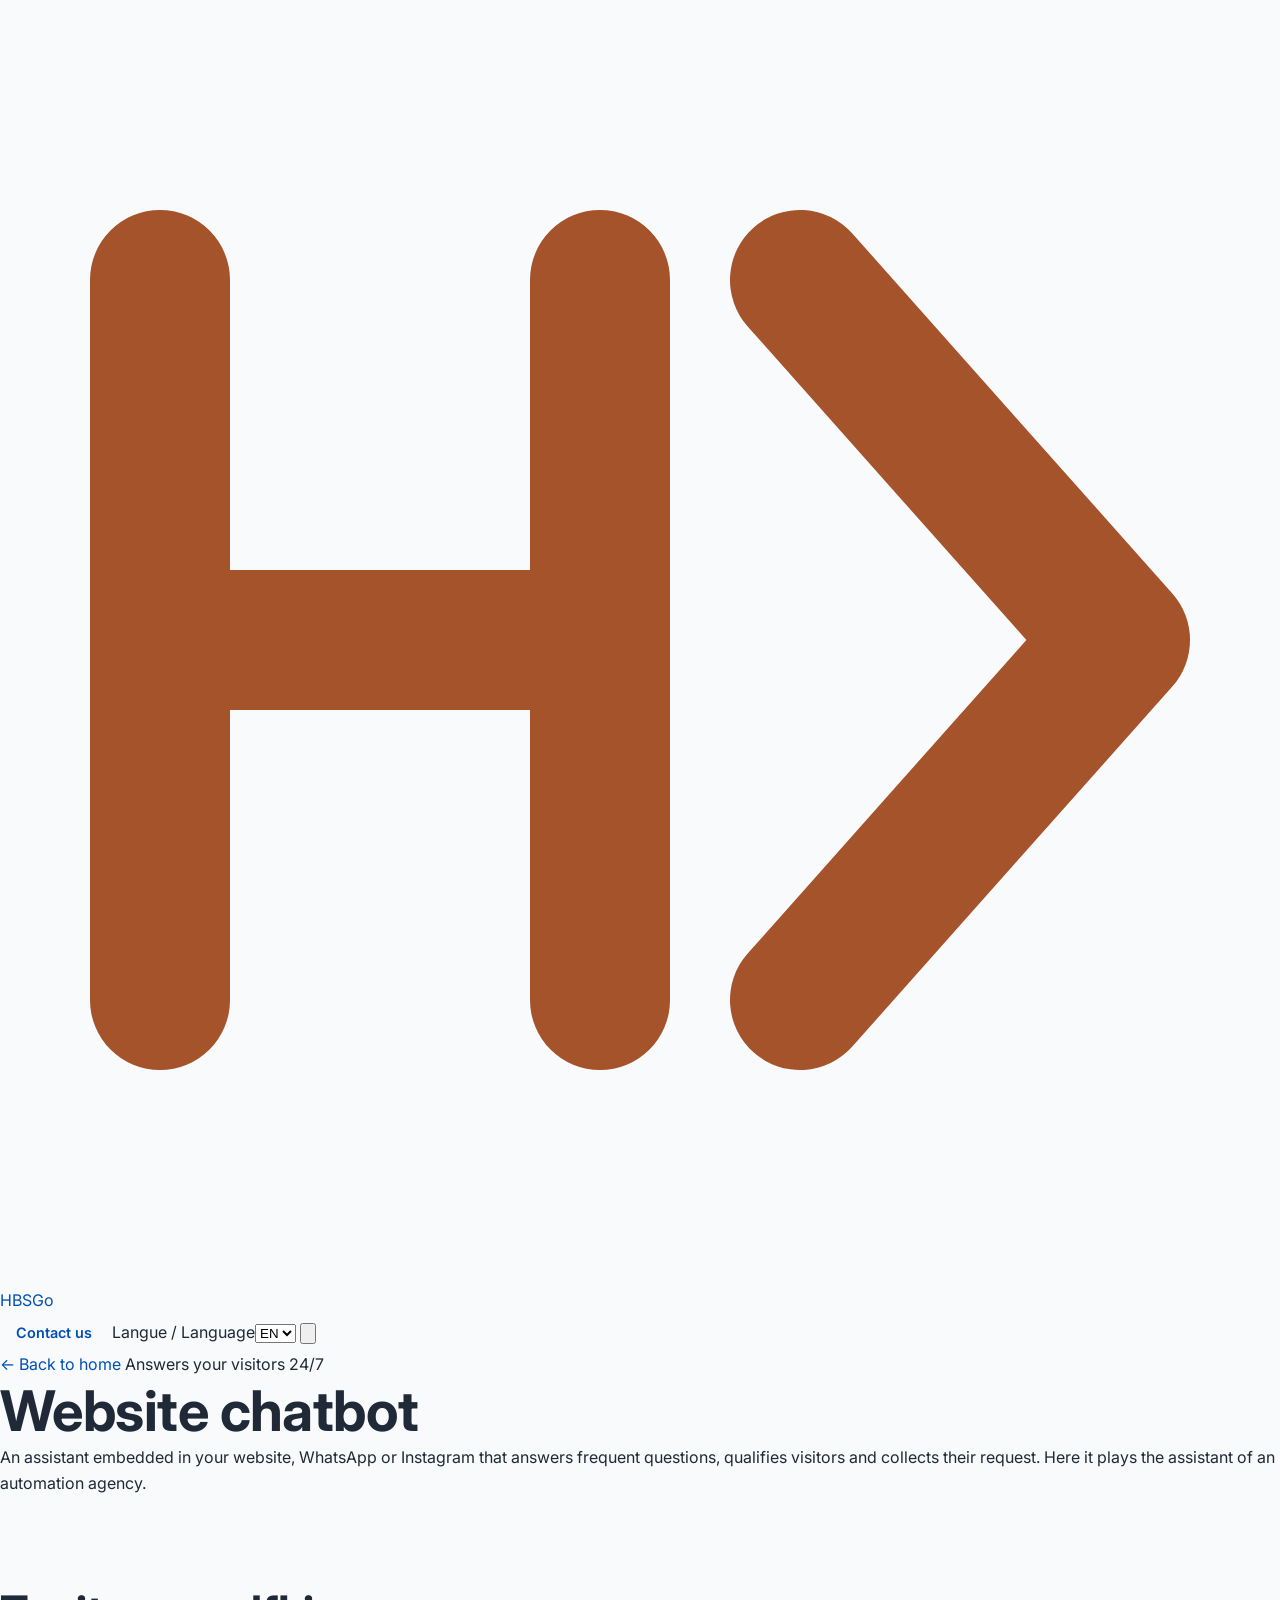
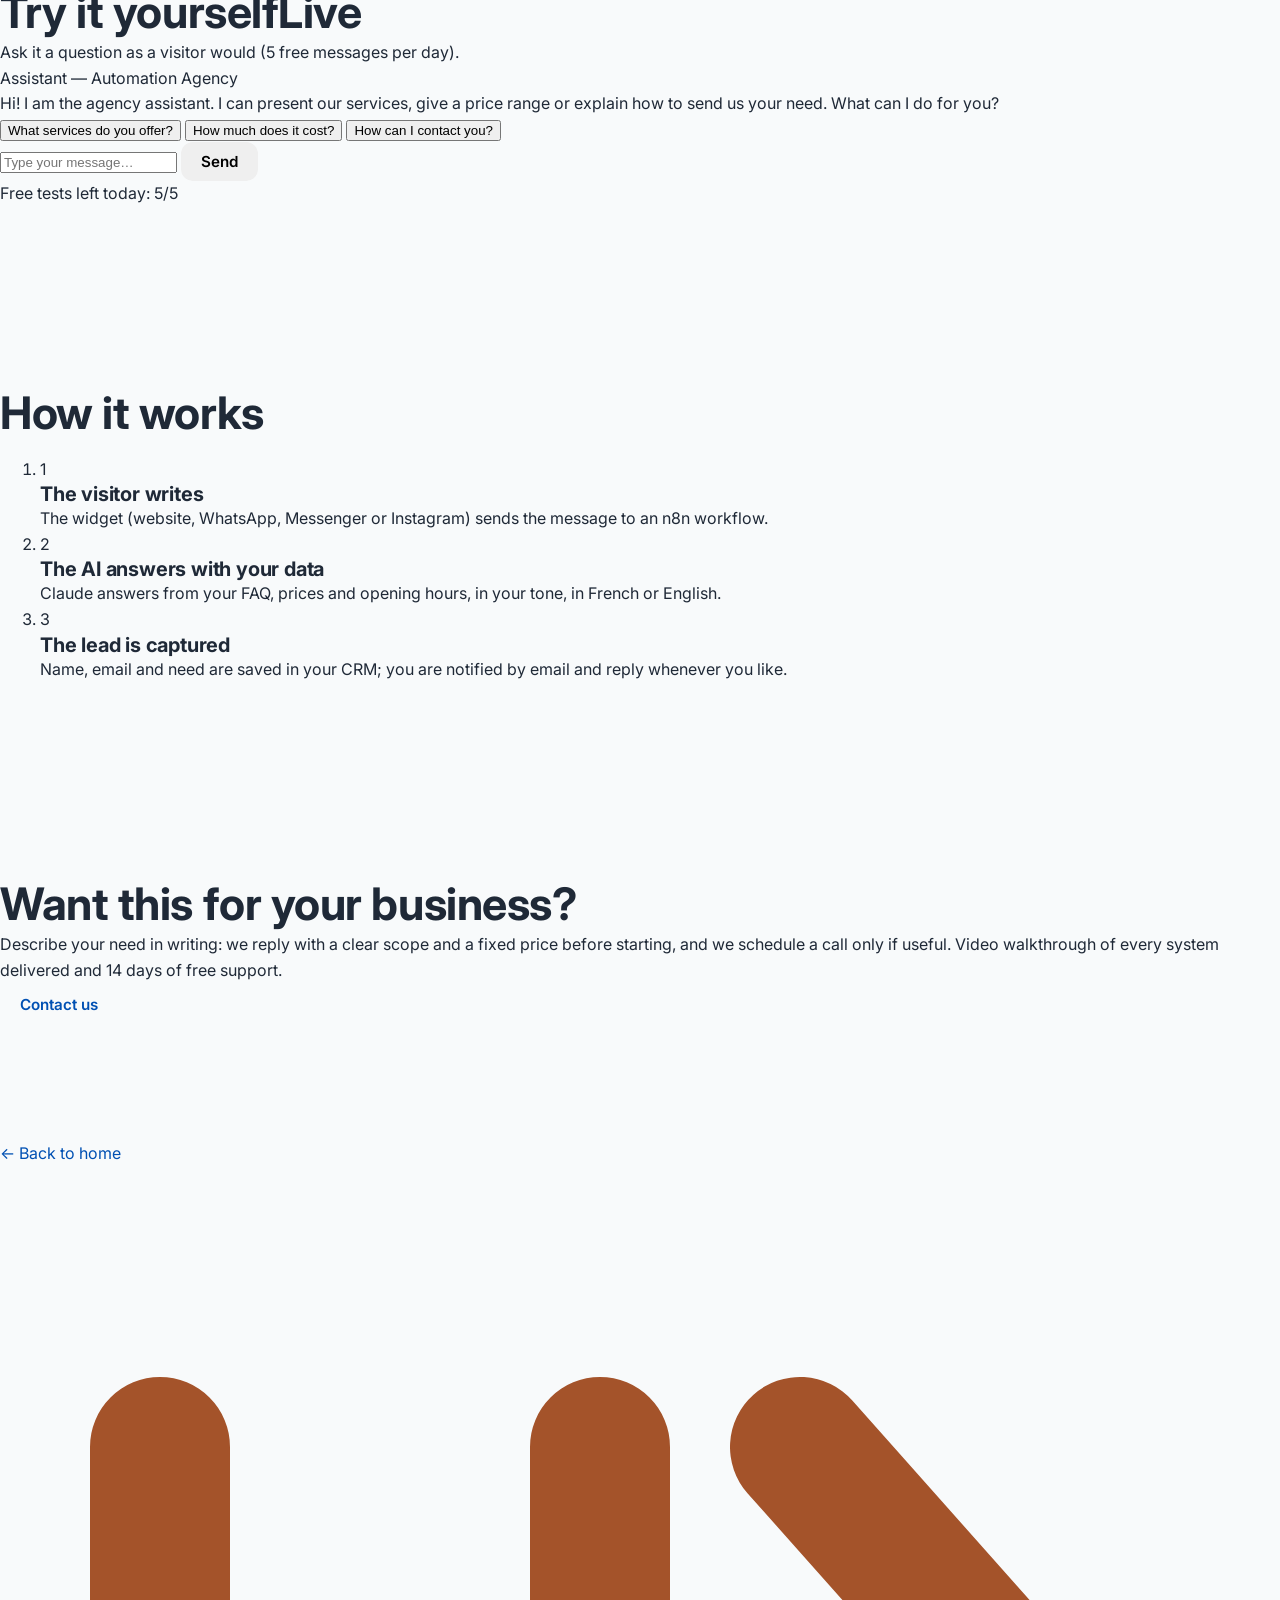
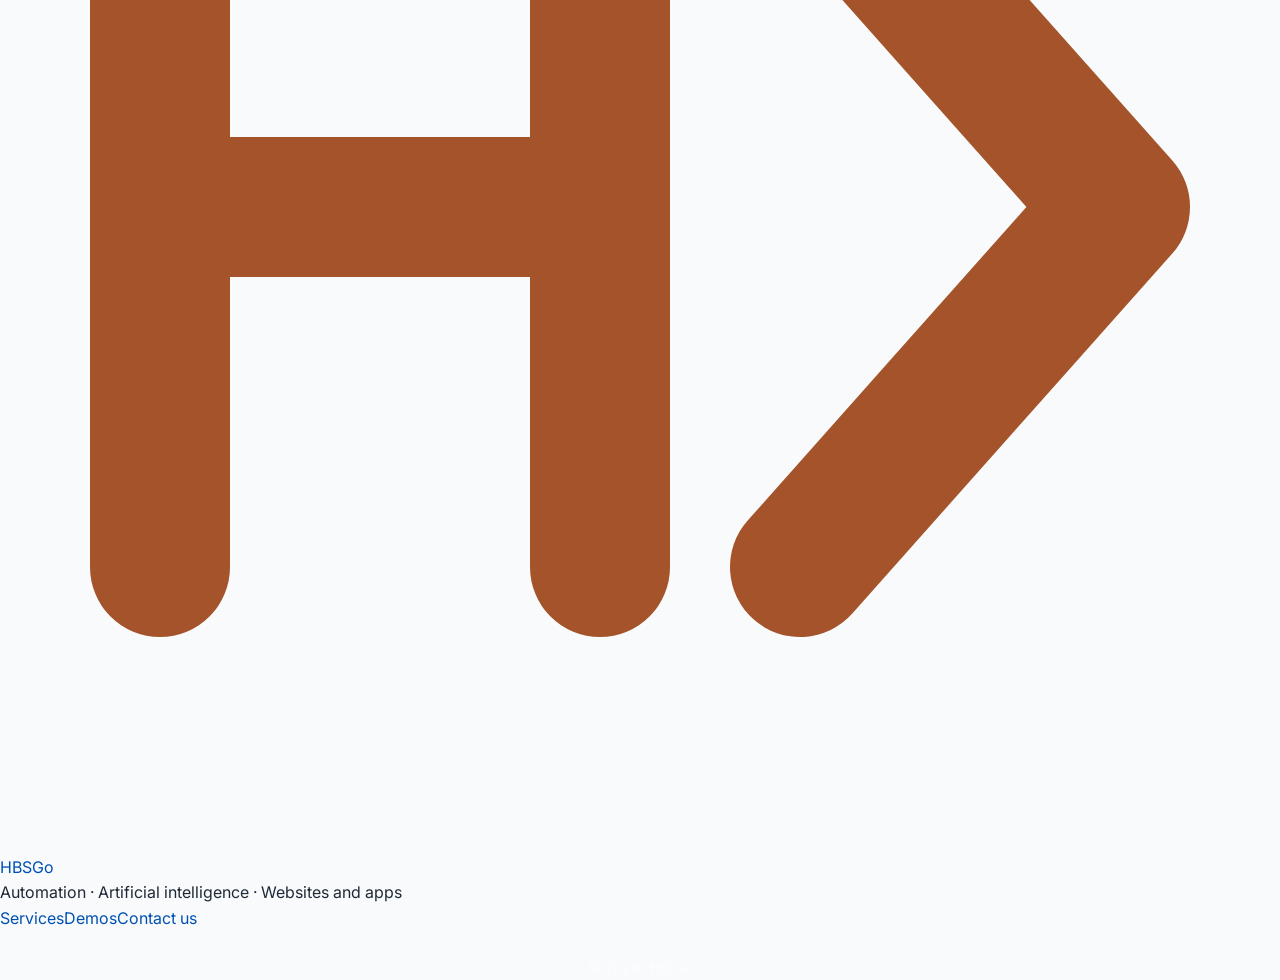
<file: demos/chatbot/index.html>
<!DOCTYPE html>
<html lang="fr">
<head>
  <meta charset="utf-8">
  <meta name="viewport" content="width=device-width, initial-scale=1">
  <title>Chatbot de site web · HBSGo</title>
  <meta name="description" content="Testez un chatbot IA qui répond aux clients 24h/24, qualifie les visiteurs et recueille leur demande. Démo interactive gratuite.">
  <link rel="icon" type="image/svg+xml" href="../../favicon.svg">
  <link rel="stylesheet" href="../../style.css">
  <script src="../../config.js"></script>
</head>
<body data-root="../../" data-demo="chatbot" data-title-key="p_title">
  <header id="site-header"></header>

  <main class="container demo-head">
    <a class="back" href="../../" data-i18n="back_home"></a>
    <span class="benefit" data-i18n="p_benefit"></span>
    <h1 data-i18n="p_title"></h1>
    <p class="lead" data-i18n="p_lead"></p>

    <section class="card test-zone">
      <h2><span data-i18n="test_zone"></span><span class="badge-live">Live</span></h2>
      <p class="muted small" data-i18n="p_hint"></p>
      <div class="chat" id="chat">
        <div class="chat-head"><span class="status"></span><span data-i18n="p_bot_name"></span></div>
        <div class="chat-body" id="chat-body" aria-live="polite"></div>
        <div class="chat-suggest" id="suggest">
          <button type="button" class="chip" data-i18n="p_q1"></button>
          <button type="button" class="chip" data-i18n="p_q2"></button>
          <button type="button" class="chip" data-i18n="p_q3"></button>
        </div>
        <form class="chat-input" id="chat-form">
          <input type="text" id="chat-input" autocomplete="off" maxlength="500" data-i18n-placeholder="p_placeholder">
          <button type="submit" class="btn" id="send" data-run data-i18n="p_send"></button>
        </form>
      </div>
      <div class="quota-msg" data-quota-msg></div>
      <div id="banner-zone"></div>
      <div class="quota" data-quota></div>
    </section>

    <section class="card">
      <h2 data-i18n="loom_title"></h2>
      <div class="video" data-loom="chatbot"></div>
    </section>

    <section>
      <h2 data-i18n="how_title"></h2>
      <ol class="steps">
        <li><span class="n">1</span><div><h3 data-i18n="s1t"></h3><p data-i18n="s1d"></p></div></li>
        <li><span class="n">2</span><div><h3 data-i18n="s2t"></h3><p data-i18n="s2d"></p></div></li>
        <li><span class="n">3</span><div><h3 data-i18n="s3t"></h3><p data-i18n="s3d"></p></div></li>
      </ol>
    </section>

    <section class="cta" data-cta>
      <h2 data-i18n="cta_title"></h2>
      <p data-i18n="cta_text"></p>
      <div class="btns">
      </div>
    </section>

    <p style="margin-top:24px"><a class="back" href="../../" data-i18n="back_home"></a></p>
  </main>

  <footer id="site-footer"></footer>

  <script>
    window.PAGE_I18N = {
      "fr": {
        "p_title": "Chatbot de site web",
        "p_benefit": "Répond à vos visiteurs 24h/24",
        "p_lead": "Un assistant intégré à votre site, WhatsApp ou Instagram qui répond aux questions fréquentes, qualifie les visiteurs et recueille leur demande. Ici, il joue le rôle d'assistant d'une agence d'automatisation.",
        "p_hint": "Posez-lui une question comme un visiteur le ferait (5 messages gratuits par jour).",
        "p_bot_name": "Assistant — Agence Automatisation",
        "p_q1": "Quels services proposez-vous ?",
        "p_q2": "Combien ça coûte ?",
        "p_q3": "Comment vous contacter ?",
        "p_placeholder": "Écrivez votre message…",
        "p_send": "Envoyer",
        "p_welcome": "Bonjour ! Je suis l'assistant de l'agence. Je peux vous présenter nos services, donner une idée de tarif ou vous expliquer comment nous transmettre votre besoin. Que puis-je faire pour vous ?",
        "s1t": "Le visiteur écrit",
        "s1d": "Le widget (site web, WhatsApp, Messenger ou Instagram) envoie le message à un workflow n8n.",
        "s2t": "L'IA répond avec vos données",
        "s2d": "Claude répond à partir de votre FAQ, de vos tarifs et de vos horaires, dans votre ton, en français ou en anglais.",
        "s3t": "Le lead est capturé",
        "s3d": "Nom, email et besoin sont enregistrés dans votre CRM ; vous êtes prévenu par email et répondez quand vous voulez."
      },
      "en": {
        "p_title": "Website chatbot",
        "p_benefit": "Answers your visitors 24/7",
        "p_lead": "An assistant embedded in your website, WhatsApp or Instagram that answers frequent questions, qualifies visitors and collects their request. Here it plays the assistant of an automation agency.",
        "p_hint": "Ask it a question as a visitor would (5 free messages per day).",
        "p_bot_name": "Assistant — Automation Agency",
        "p_q1": "What services do you offer?",
        "p_q2": "How much does it cost?",
        "p_q3": "How can I contact you?",
        "p_placeholder": "Type your message…",
        "p_send": "Send",
        "p_welcome": "Hi! I am the agency assistant. I can present our services, give a price range or explain how to send us your need. What can I do for you?",
        "s1t": "The visitor writes",
        "s1d": "The widget (website, WhatsApp, Messenger or Instagram) sends the message to an n8n workflow.",
        "s2t": "The AI answers with your data",
        "s2d": "Claude answers from your FAQ, prices and opening hours, in your tone, in French or English.",
        "s3t": "The lead is captured",
        "s3d": "Name, email and need are saved in your CRM; you are notified by email and reply whenever you like."
      },
      "ar": {
        "p_title": "دردشة موقع الويب",
        "p_benefit": "يجيب على زوارك على مدار 24 ساعة",
        "p_lead": "مساعد مدمج في موقعك أو WhatsApp أو Instagram يجيب على الأسئلة المتكررة، يؤهل الزوار ويجمع طلباتهم. هنا يلعب دور مساعد وكالة الأتمتة.",
        "p_hint": "اسأل سؤالًا كما يفعل الزائر (5 رسائل مجانية يوميًا).",
        "p_bot_name": "المساعد — وكالة الأتمتة",
        "p_q1": "ما الخدمات التي تقدمونها؟",
        "p_q2": "كم التكلفة؟",
        "p_q3": "كيف يمكنني التواصل معكم؟",
        "p_placeholder": "اكتب رسالتك…",
        "p_send": "إرسال",
        "p_welcome": "مرحبًا! أنا مساعد الوكالة. يمكنني عرض خدماتنا، تقديم نطاق سعري أو شرح طريقة إرسال احتياجاتكم إلينا. ماذا يمكنني أن أفعَل لك؟",
        "s1t": "يكتب الزائر",
        "s1d": "الودجت (الموقع، WhatsApp، Messenger أو Instagram) يرسل الرسالة إلى سير عمل n8n.",
        "s2t": "يجيب الذكاء الاصطناعي ببياناتك",
        "s2d": "Claude يجيب من قاعدة الأسئلة المتكررة، الأسعار وساعات العمل، بنبرة صوتك، بالفرنسية أو الإنجليزية.",
        "s3t": "يتم التقاط العميل المحتمل",
        "s3d": "يتم حفظ الاسم، البريد الإلكتروني والطلب في نظام CRM الخاص بك؛ يتم إشعارك عبر البريد الإلكتروني وتستجيب متى شئت."
      },
      "de": {
        "p_title": "Website-Chatbot",
        "p_benefit": "Antwortet Ihren Besuchern rund um die Uhr",
        "p_lead": "Ein Assistent, eingebettet in Ihre Website, WhatsApp oder Instagram, der häufige Fragen beantwortet, Besucher qualifiziert und deren Anfragen sammelt. Hier fungiert er als Assistent einer Automatisierungsagentur.",
        "p_hint": "Stellen Sie ihm eine Frage, wie ein Besucher es tun würde (5 kostenlose Nachrichten pro Tag).",
        "p_bot_name": "Assistent — Automatisierungsagentur",
        "p_q1": "Welche Dienstleistungen bieten Sie an?",
        "p_q2": "Wie viel kostet das?",
        "p_q3": "Wie kann ich Sie kontaktieren?",
        "p_placeholder": "Geben Sie Ihre Nachricht ein…",
        "p_send": "Senden",
        "p_welcome": "Hallo! Ich bin der Agentur-Assistent. Ich kann Ihnen unsere Leistungen vorstellen, eine Preisspanne nennen oder erklären, wie Sie uns Ihr Anliegen übermitteln können. Was kann ich für Sie tun?",
        "s1t": "Der Besucher schreibt",
        "s1d": "Das Widget (Website, WhatsApp, Messenger oder Instagram) sendet die Nachricht an einen n8n‑Workflow.",
        "s2t": "Die KI antwortet mit Ihren Daten",
        "s2d": "Claude antwortet aus Ihrem FAQ, Preisen und Öffnungszeiten, in Ihrem Ton, auf Französisch oder Englisch.",
        "s3t": "Der Lead wird erfasst",
        "s3d": "Name, E‑Mail und Bedarf werden in Ihrem CRM gespeichert; Sie werden per E‑Mail benachrichtigt und können jederzeit antworten."
      },
      "es": {
        "p_title": "Chatbot del sitio web",
        "p_benefit": "Responde a sus visitantes 24/7",
        "p_lead": "Un asistente integrado en su sitio web, WhatsApp o Instagram que responde preguntas frecuentes, califica a los visitantes y recopila sus solicitudes. Aquí actúa como asistente de una agencia de automatización.",
        "p_hint": "Hágale una pregunta como lo haría un visitante (5 mensajes gratuitos al día).",
        "p_bot_name": "Asistente — Agencia de Automatización",
        "p_q1": "¿Qué servicios ofrece?",
        "p_q2": "¿Cuánto cuesta?",
        "p_q3": "¿Cómo puedo contactarle?",
        "p_placeholder": "Escriba su mensaje…",
        "p_send": "Enviar",
        "p_welcome": "¡Hola! Soy el asistente de la agencia. Puedo presentar nuestros servicios, ofrecer un rango de precios o explicar cómo enviarnos su necesidad. ¿En qué puedo ayudarle?",
        "s1t": "El visitante escribe",
        "s1d": "El widget (sitio web, WhatsApp, Messenger o Instagram) envía el mensaje a un flujo de trabajo n8n.",
        "s2t": "La IA responde con sus datos",
        "s2d": "Claude responde a partir de su FAQ, precios y horarios de atención, con su tono, en francés o inglés.",
        "s3t": "Se captura el lead",
        "s3d": "Nombre, correo electrónico y necesidad se guardan en su CRM; recibe una notificación por correo y puede responder cuando lo desee."
      }
    };
  </script>
  <script src="../../app.js"></script>
  <script>
    (function () {
      var D = window.Demo, SLUG = 'chatbot';
      var body = D.qs('#chat-body'), form = D.qs('#chat-form'), input = D.qs('#chat-input'), send = D.qs('#send'), bannerZone = D.qs('#banner-zone');
      var history = []; /* [{role, content}] envoyé à /api/chat */

      function addMsg(role, text) {
        var div = document.createElement('div');
        div.className = 'msg ' + (role === 'user' ? 'user' : 'bot');
        if (role === 'user') div.textContent = text;
        else div.innerHTML = D.escapeHtml(text).replace(/https?:\/\/[^\s<]+[^\s<.,;:!?)]/g, function (u) { return '<a href="' + u + '" target="_blank" rel="noopener">' + u + '</a>'; });
        body.appendChild(div);
        body.scrollTop = body.scrollHeight;
        return div;
      }
      function typing() {
        var div = document.createElement('div');
        div.className = 'msg bot typing'; div.innerHTML = '<i></i><i></i><i></i>';
        body.appendChild(div); body.scrollTop = body.scrollHeight; return div;
      }

      /* Simulation locale (mode hors ligne) : réponses par mots-clés, même format que /api/chat */
      function simulate(text) {
        var fr = D.getLang() === 'fr', q = text.toLowerCase();
        if (/service|propos|offer|what do you|faites|build|construi/.test(q)) return fr
          ? 'Nous construisons : des agents IA (tri et réponse aux emails), des automatisations n8n / Make / Zapier entre vos outils, des chatbots (site, WhatsApp, Instagram), des agents vocaux qui répondent au téléphone, du scraping Python et des CRM Notion / Airtable / HubSpot. Quel sujet vous intéresse ?'
          : 'We build: AI agents (email triage and replies), n8n / Make / Zapier automations between your tools, chatbots (website, WhatsApp, Instagram), voice agents that answer the phone, Python scraping and Notion / Airtable / HubSpot CRMs. Which topic interests you?';
        if (/prix|tarif|co[uû]t|combien|price|cost|how much|budget/.test(q)) return fr
          ? 'Chaque projet a un devis fixe et écrit, établi à partir de la description de votre besoin. Ordre de grandeur : une automatisation simple à partir de 150 €, un chatbot à partir de 400 €, un agent vocal à partir de 700 €. Décrivez votre besoin ici : https://hbsgo.vercel.app/contact'
          : 'Every project gets a fixed written quote, based on the description of your need. Rough range: a simple automation from $150, a chatbot from $400, a voice agent from $700. Describe your need here: https://hbsgo.vercel.app/contact';
        if (/rendez|rdv|meeting|appel|call|book|créneau|slot|disponib|contact|joindre|reach/.test(q)) return fr
          ? 'Le plus simple : décrivez votre besoin en quelques lignes dans ce formulaire, https://hbsgo.vercel.app/contact . nous vous répondons par écrit avec une proposition et un devis fixe, et un échange est fixé ensuite seulement si c\'est utile.'
          : 'The easiest way: describe your need in a few lines in this form, https://hbsgo.vercel.app/contact . we reply in writing with a proposal and a fixed quote, and a call is scheduled afterwards only if useful.';
        if (/@/.test(q)) return fr
          ? 'Merci ! Pour que votre demande nous arrive bien, remplissez ce formulaire avec votre email et votre besoin : https://hbsgo.vercel.app/contact . Vous recevrez une réponse écrite.'
          : 'Thank you! To make sure your request reaches us, fill in this form with your email and your need: https://hbsgo.vercel.app/contact . You will get a written reply.';
        if (/délai|delay|combien de temps|how long|timeline|quand/.test(q)) return fr
          ? 'Une automatisation simple est livrée en 2 à 5 jours, un chatbot en 1 à 2 semaines, un agent vocal en 2 à 3 semaines. Chaque livraison inclut une vidéo explicative et 14 jours de support.'
          : 'A simple automation ships in 2 to 5 days, a chatbot in 1 to 2 weeks, a voice agent in 2 to 3 weeks. Every delivery includes a Loom walkthrough and 14 days of support.';
        if (/n8n|make|zapier|outil|tool|hubspot|notion|airtable|whatsapp/.test(q)) return fr
          ? 'Oui, nous travaillons avec n8n, Make, Zapier, HubSpot, GoHighLevel, Notion, Airtable, Google Sheets, Slack, Shopify, Stripe, WhatsApp Business API, Vapi et les API Claude / OpenAI. Quel outil utilisez-vous aujourd\'hui ?'
          : 'Yes, we work with n8n, Make, Zapier, HubSpot, GoHighLevel, Notion, Airtable, Google Sheets, Slack, Shopify, Stripe, WhatsApp Business API, Vapi and the Claude / OpenAI APIs. Which tool do you use today?';
        if (/merci|thank/.test(q)) return fr ? 'Avec plaisir ! N\'hésitez pas si vous avez d\'autres questions.' : 'You are welcome! Feel free to ask if you have other questions.';
        if (/bonjour|salut|hello|hi\b|hey/.test(q)) return fr ? 'Bonjour ! Comment puis-je vous aider : services, tarifs ou contact ?' : 'Hello! How can I help: services, pricing or contact?';
        return fr
          ? 'Bonne question. Pour vous répondre précisément, décrivez votre besoin en quelques lignes dans ce formulaire : https://hbsgo.vercel.app/contact . nous vous répondrons par écrit.'
          : 'Good question. To answer precisely, describe your need in a few lines in this form: https://hbsgo.vercel.app/contact . we will reply in writing.';
      }

      function ask(text) {
        text = (text || '').trim();
        if (!text) return;
        if (!D.consumeQuota(SLUG)) return;
        addMsg('user', text);
        history.push({ role: 'user', content: text });
        input.value = '';
        send.disabled = true;
        var tp = typing();
        D.apiPost('chat', { messages: history.slice(-12) })
          .then(function (data) {
            if (!data || typeof data.reply !== 'string') throw new Error('bad payload');
            tp.remove(); addMsg('bot', data.reply); history.push({ role: 'assistant', content: data.reply });
          })
          .catch(function () {
            return D.sleep(900).then(function () {
              var r = simulate(text);
              tp.remove(); addMsg('bot', r); history.push({ role: 'assistant', content: r });
              if (!bannerZone.querySelector('.banner-offline')) D.offlineBanner(bannerZone);
            });
          })
          .then(function () { D.renderQuota(SLUG); });
      }

      form.addEventListener('submit', function (e) { e.preventDefault(); ask(input.value); });
      D.qsa('#suggest .chip').forEach(function (c) { c.addEventListener('click', function () { ask(c.textContent); }); });

      function welcome() {
        body.innerHTML = ''; history = [];
        var w = D.t('p_welcome'); addMsg('bot', w); history.push({ role: 'assistant', content: w });
      }
      welcome();
      document.addEventListener('demo:lang', welcome);
    })();
  </script>
</body>
</html>
</file>
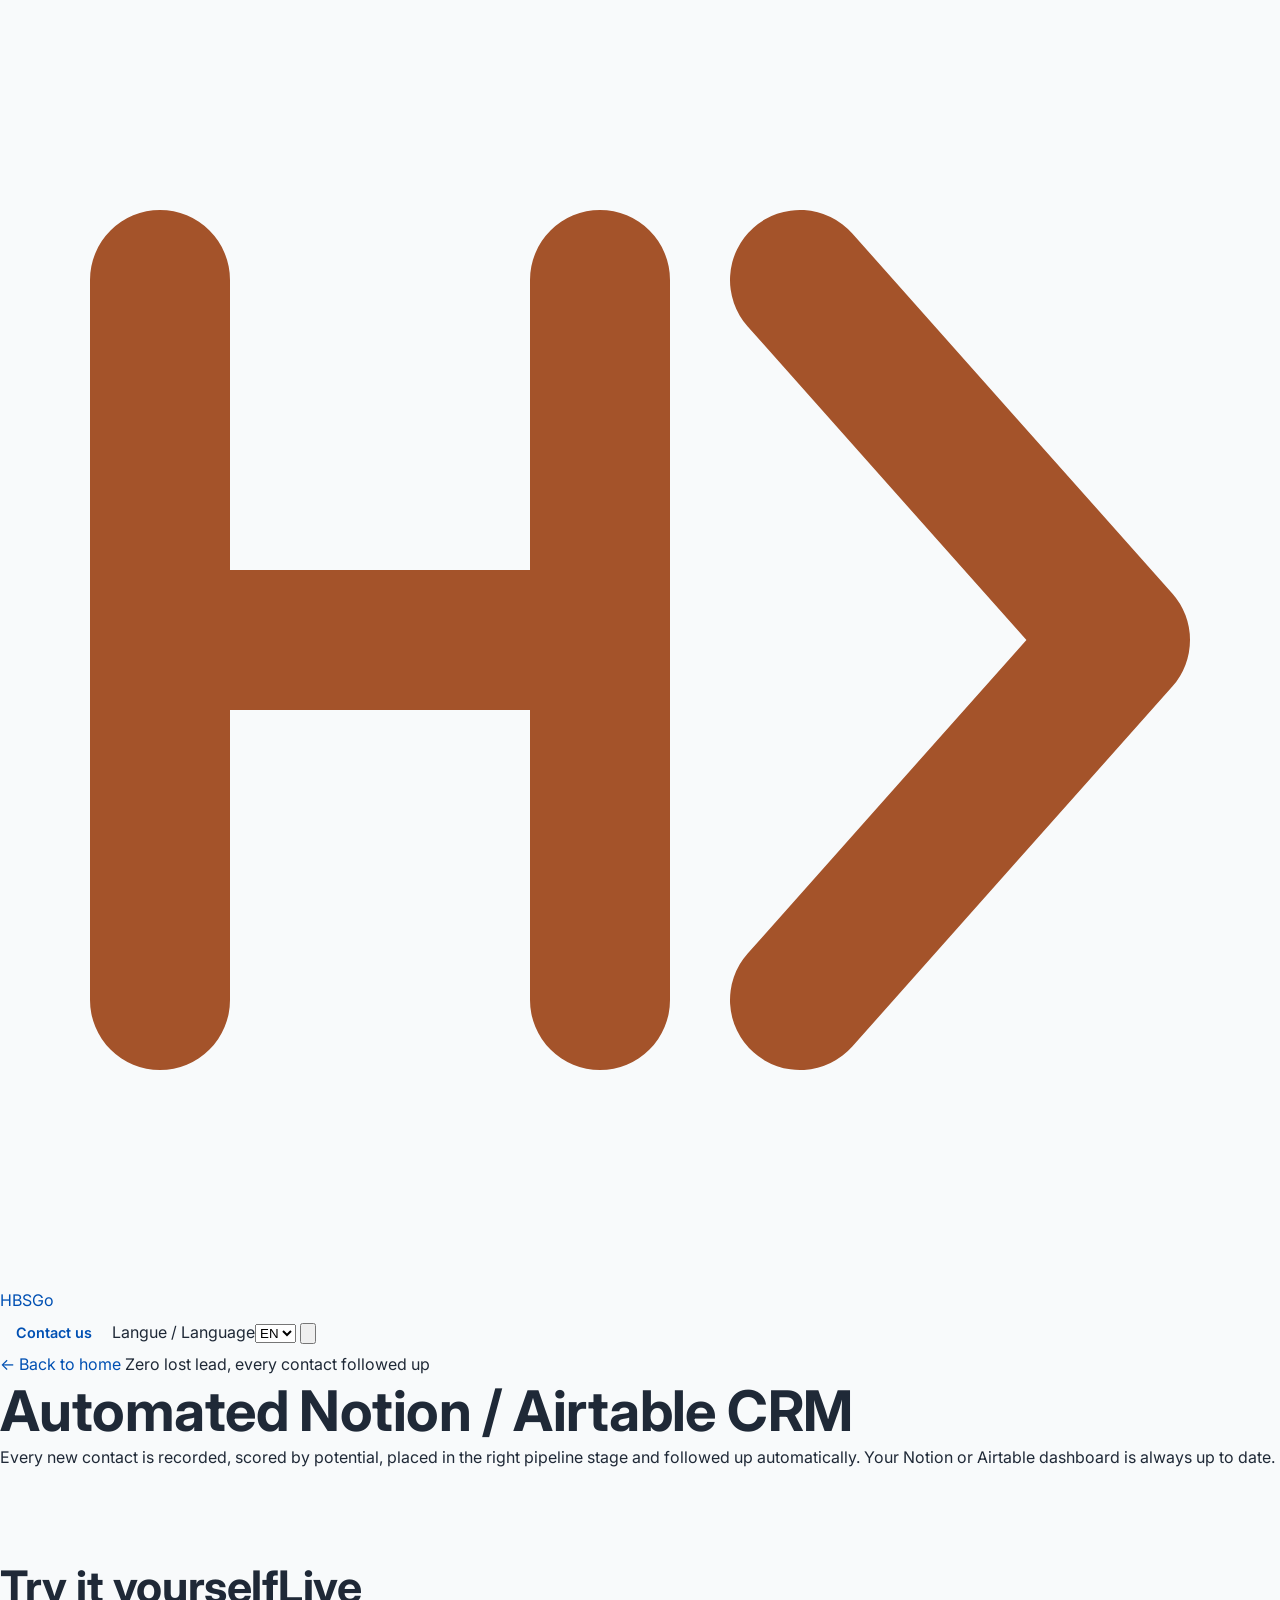
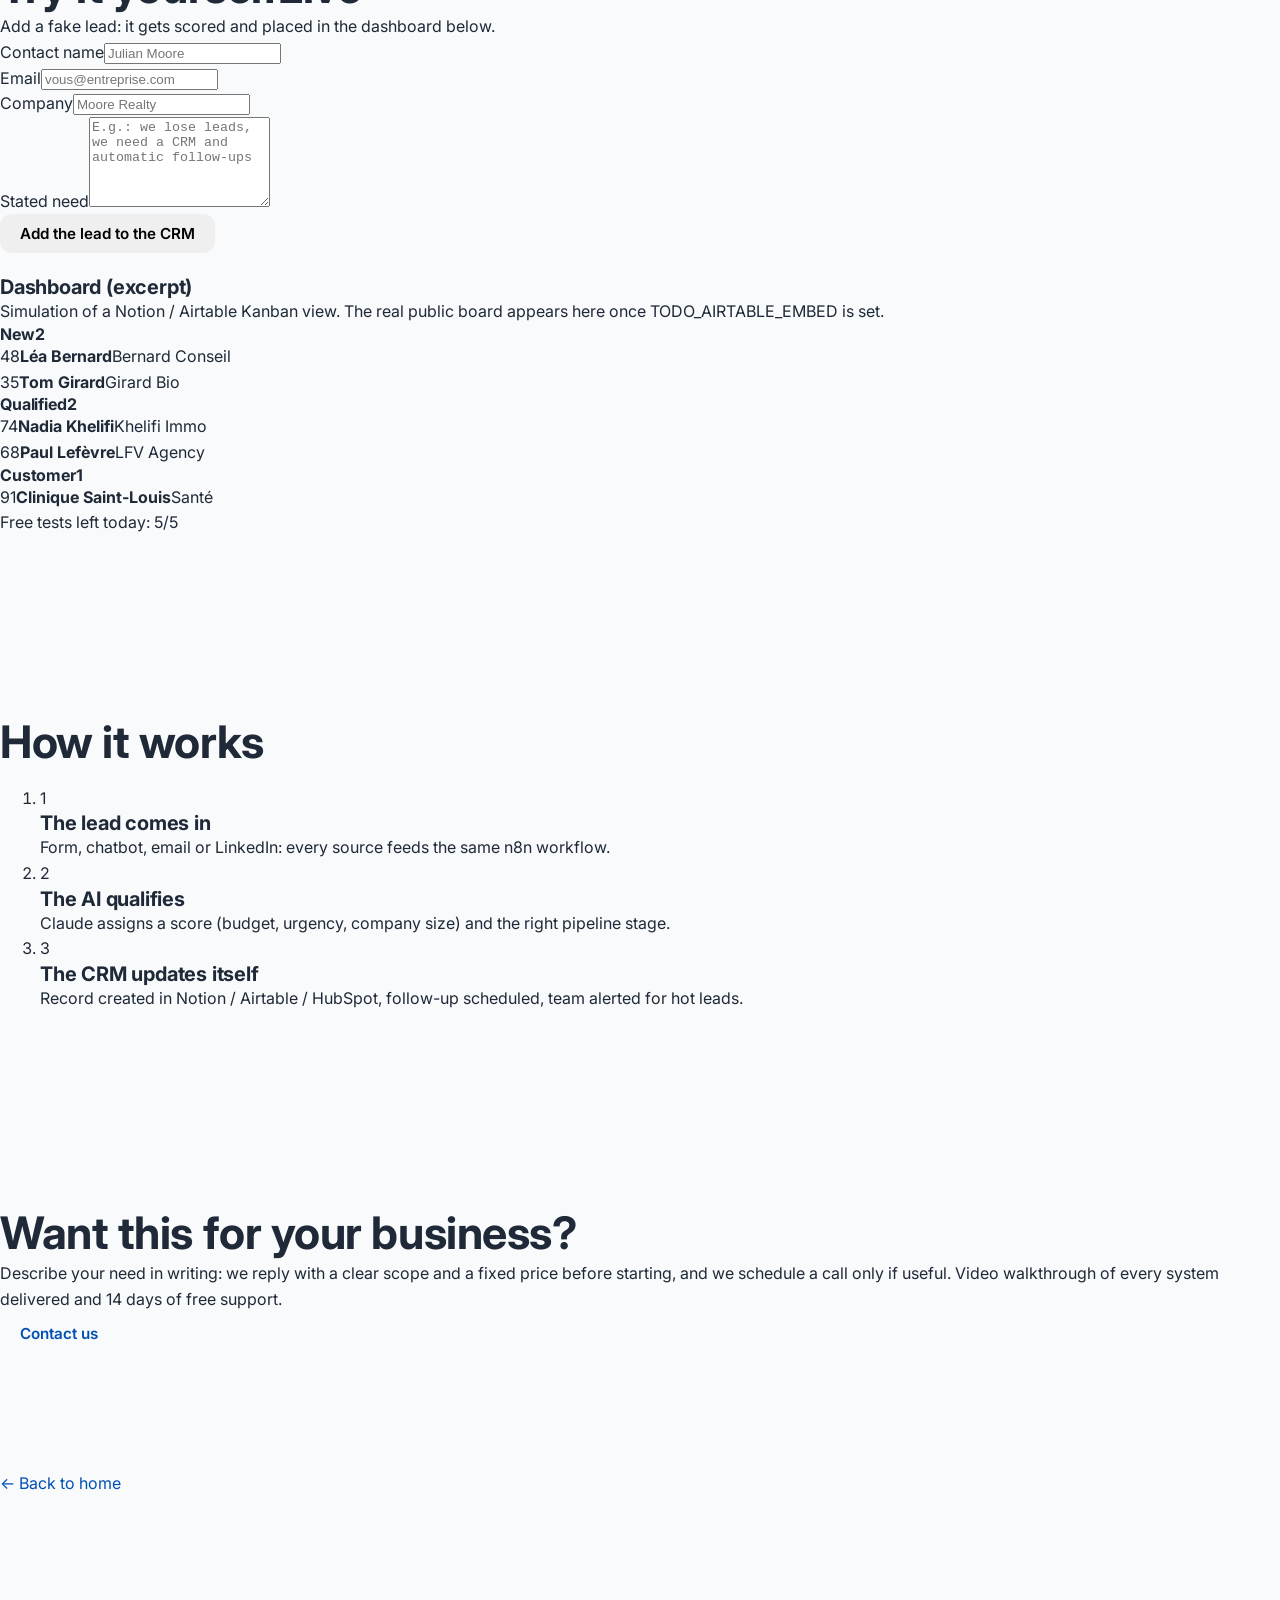
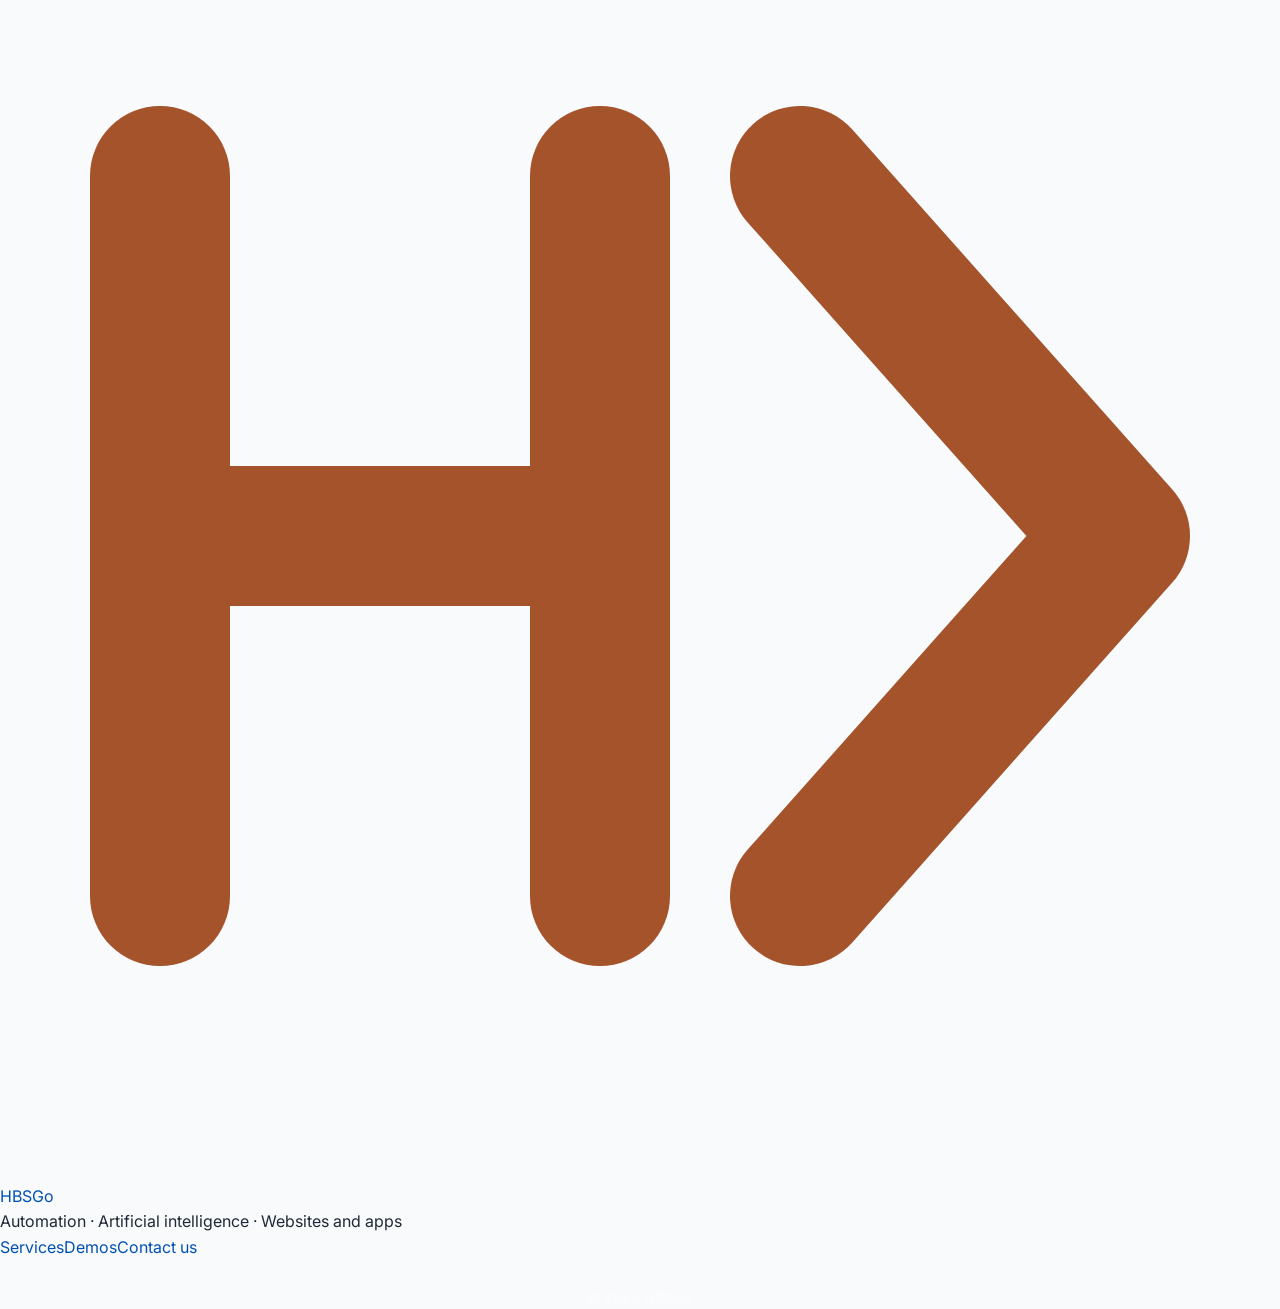
<file: demos/crm-notion/index.html>
<!DOCTYPE html>
<html lang="fr">
<head>
  <meta charset="utf-8">
  <meta name="viewport" content="width=device-width, initial-scale=1">
  <title>CRM Notion / Airtable · HBSGo</title>
  <meta name="description" content="Chaque lead est scoré et rangé automatiquement dans le bon pipeline Notion ou Airtable. Démo interactive gratuite.">
  <link rel="icon" type="image/svg+xml" href="../../favicon.svg">
  <link rel="stylesheet" href="../../style.css">
  <script src="../../config.js"></script>
</head>
<body data-root="../../" data-demo="crm-notion" data-title-key="p_title">
  <header id="site-header"></header>

  <main class="container demo-head">
    <a class="back" href="../../" data-i18n="back_home"></a>
    <span class="benefit" data-i18n="p_benefit"></span>
    <h1 data-i18n="p_title"></h1>
    <p class="lead" data-i18n="p_lead"></p>

    <section class="card test-zone">
      <h2><span data-i18n="test_zone"></span><span class="badge-live">Live</span></h2>
      <p class="muted small" data-i18n="p_hint"></p>
      <form id="form" novalidate>
        <div class="row row-2">
          <div class="field"><label for="nom" data-i18n="f_nom"></label><input type="text" id="nom" required maxlength="80" data-i18n-placeholder="f_nom_ph"></div>
          <div class="field"><label for="email" data-i18n="f_email"></label><input type="email" id="email" required maxlength="120" placeholder="vous@entreprise.com"></div>
        </div>
        <div class="field"><label for="entreprise" data-i18n="f_entreprise"></label><input type="text" id="entreprise" maxlength="80" data-i18n-placeholder="f_entreprise_ph"></div>
        <div class="field"><label for="besoin" data-i18n="f_besoin"></label><textarea id="besoin" style="min-height:90px" maxlength="600" data-i18n-placeholder="f_besoin_ph"></textarea></div>
        <button type="submit" class="btn" id="run" data-run data-i18n="p_run"></button>
      </form>
      <div class="quota-msg" data-quota-msg></div>
      <div class="result" id="result"></div>

      <h3 style="margin-top:22px" data-i18n="p_board"></h3>
      <p class="muted small" data-i18n="p_board_hint"></p>
      <div class="kanban" id="kanban"></div>
      <div class="quota" data-quota></div>
    </section>

    <section class="card embed" data-embed="airtableEmbed" hidden>
      <!-- Vue Airtable / Notion publique (TODO_AIRTABLE_EMBED dans config.js) : affichée seulement si configurée -->
    </section>

    <section class="card">
      <h2 data-i18n="loom_title"></h2>
      <div class="video" data-loom="crmNotion"></div>
    </section>

    <section>
      <h2 data-i18n="how_title"></h2>
      <ol class="steps">
        <li><span class="n">1</span><div><h3 data-i18n="s1t"></h3><p data-i18n="s1d"></p></div></li>
        <li><span class="n">2</span><div><h3 data-i18n="s2t"></h3><p data-i18n="s2d"></p></div></li>
        <li><span class="n">3</span><div><h3 data-i18n="s3t"></h3><p data-i18n="s3d"></p></div></li>
      </ol>
    </section>

    <section class="cta" data-cta>
      <h2 data-i18n="cta_title"></h2>
      <p data-i18n="cta_text"></p>
      <div class="btns">
      </div>
    </section>

    <p style="margin-top:24px"><a class="back" href="../../" data-i18n="back_home"></a></p>
  </main>

  <footer id="site-footer"></footer>

  <script>
    window.PAGE_I18N = {
      "fr": {
        "p_title": "CRM Notion / Airtable automatisé",
        "p_benefit": "Zéro lead oublié, chaque contact suivi",
        "p_lead": "Chaque nouveau contact est enregistré, scoré selon son potentiel, rangé dans la bonne étape du pipeline et relancé automatiquement. Votre tableau de bord Notion ou Airtable reste toujours à jour.",
        "p_hint": "Ajoutez un lead fictif : il est scoré puis placé dans le tableau de bord ci-dessous.",
        "f_nom": "Nom du contact",
        "f_nom_ph": "Julien Morel",
        "f_email": "Email",
        "f_entreprise": "Entreprise",
        "f_entreprise_ph": "Morel Immobilier",
        "f_besoin": "Besoin exprimé",
        "f_besoin_ph": "Ex. : nous perdons des leads, il nous faut un CRM et des relances automatiques",
        "p_run": "Ajouter le lead au CRM",
        "p_invalid": "Merci de renseigner au moins un nom et un email valide.",
        "p_added": "Lead enregistré avec un score de {score}/100 et placé dans « {col} ».",
        "p_board": "Tableau de bord (extrait)",
        "p_board_hint": "Simulation d'une vue Kanban Notion / Airtable. Le vrai tableau public s'affiche ici une fois TODO_AIRTABLE_EMBED renseigné.",
        "col1": "Nouveau",
        "col2": "Qualifié",
        "col3": "Client",
        "score_label": "Score",
        "s1t": "Le lead entre",
        "s1d": "Formulaire, chatbot, email ou LinkedIn : chaque source alimente le même workflow n8n.",
        "s2t": "L'IA qualifie",
        "s2d": "Claude attribue un score (budget, urgence, taille d'entreprise) et la bonne étape du pipeline.",
        "s3t": "Le CRM se met à jour",
        "s3d": "Fiche créée dans Notion / Airtable / HubSpot, relance programmée, alerte à l'équipe pour les leads chauds."
      },
      "en": {
        "p_title": "Automated Notion / Airtable CRM",
        "p_benefit": "Zero lost lead, every contact followed up",
        "p_lead": "Every new contact is recorded, scored by potential, placed in the right pipeline stage and followed up automatically. Your Notion or Airtable dashboard is always up to date.",
        "p_hint": "Add a fake lead: it gets scored and placed in the dashboard below.",
        "f_nom": "Contact name",
        "f_nom_ph": "Julian Moore",
        "f_email": "Email",
        "f_entreprise": "Company",
        "f_entreprise_ph": "Moore Realty",
        "f_besoin": "Stated need",
        "f_besoin_ph": "E.g.: we lose leads, we need a CRM and automatic follow-ups",
        "p_run": "Add the lead to the CRM",
        "p_invalid": "Please provide at least a name and a valid email.",
        "p_added": "Lead saved with a score of {score}/100 and placed in \"{col}\".",
        "p_board": "Dashboard (excerpt)",
        "p_board_hint": "Simulation of a Notion / Airtable Kanban view. The real public board appears here once TODO_AIRTABLE_EMBED is set.",
        "col1": "New",
        "col2": "Qualified",
        "col3": "Customer",
        "score_label": "Score",
        "s1t": "The lead comes in",
        "s1d": "Form, chatbot, email or LinkedIn: every source feeds the same n8n workflow.",
        "s2t": "The AI qualifies",
        "s2d": "Claude assigns a score (budget, urgency, company size) and the right pipeline stage.",
        "s3t": "The CRM updates itself",
        "s3d": "Record created in Notion / Airtable / HubSpot, follow-up scheduled, team alerted for hot leads."
      },
      "ar": {
        "p_title": "نظام CRM تلقائي لـ Notion / Airtable",
        "p_benefit": "عدم فقدان أي عميل محتمل، متابعة كل اتصال",
        "p_lead": "يتم تسجيل كل اتصال جديد، وتقييمه حسب الإمكانات، ووضعه في المرحلة المناسبة من سير العمل ومتابعته تلقائيًا. لوحة التحكم الخاصة بـ Notion أو Airtable تكون دائمًا محدثة.",
        "p_hint": "أضف عميلًا وهميًا: يتم تقييمه ووضعه في لوحة التحكم أدناه.",
        "f_nom": "اسم جهة الاتصال",
        "f_nom_ph": "Julian Moore",
        "f_email": "البريد الإلكتروني",
        "f_entreprise": "الشركة",
        "f_entreprise_ph": "Moore Realty",
        "f_besoin": "الاحتياج المعلن",
        "f_besoin_ph": "مثال: نفقد العملاء المحتملين، نحتاج إلى نظام CRM ومتابعات تلقائية",
        "p_run": "إضافة العميل إلى نظام CRM",
        "p_invalid": "يرجى تقديم اسم على الأقل وبريد إلكتروني صالح.",
        "p_added": "تم حفظ العميل بتقييم {score}/100 ووضعه في \"{col}\".",
        "p_board": "لوحة التحكم (مقتطف)",
        "p_board_hint": "محاكاة لعرض كانبان في Notion / Airtable. ستظهر اللوحة العامة الحقيقية هنا بمجرد ضبط TODO_AIRTABLE_EMBED.",
        "col1": "جديد",
        "col2": "مؤهل",
        "col3": "عميل",
        "score_label": "التقييم",
        "s1t": "وصول العميل",
        "s1d": "نموذج، روبوت محادثة، بريد إلكتروني أو LinkedIn: كل مصدر يغذي نفس سير عمل n8n.",
        "s2t": "الذكاء الاصطناعي يؤهل",
        "s2d": "يقوم Claude بتعيين تقييم (الميزانية، الإلحاح، حجم الشركة) والمرحلة المناسبة في سير العمل.",
        "s3t": "نظام CRM يحدث نفسه",
        "s3d": "تم إنشاء السجل في Notion / Airtable / HubSpot، تم جدولة المتابعة، وتم تنبيه الفريق بالعملاء المحتملين الساخنين."
      },
      "de": {
        "p_title": "Automatisiertes Notion / Airtable CRM",
        "p_benefit": "Kein verlorener Lead, jeder Kontakt wird nachverfolgt",
        "p_lead": "Jeder neue Kontakt wird erfasst, nach Potenzial bewertet, in die richtige Pipeline-Phase eingeordnet und automatisch nachverfolgt. Ihr Notion- oder Airtable-Dashboard ist stets aktuell.",
        "p_hint": "Fügen Sie einen Test-Lead hinzu: Er wird bewertet und im Dashboard unten platziert.",
        "f_nom": "Kontaktname",
        "f_nom_ph": "Julian Moore",
        "f_email": "E‑Mail",
        "f_entreprise": "Unternehmen",
        "f_entreprise_ph": "Moore Realty",
        "f_besoin": "Benötigtes",
        "f_besoin_ph": "z. B.: Wir verlieren Leads, wir benötigen ein CRM und automatische Nachverfolgungen",
        "p_run": "Lead zum CRM hinzufügen",
        "p_invalid": "Bitte geben Sie mindestens einen Namen und eine gültige E‑Mail an.",
        "p_added": "Lead gespeichert mit einer Bewertung von {score}/100 und in \"{col}\" platziert.",
        "p_board": "Dashboard (Auszug)",
        "p_board_hint": "Simulation einer Notion / Airtable Kanban-Ansicht. Das echte öffentliche Board erscheint hier, sobald TODO_AIRTABLE_EMBED gesetzt ist.",
        "col1": "Neu",
        "col2": "Qualifiziert",
        "col3": "Kunde",
        "score_label": "Bewertung",
        "s1t": "Der Lead kommt herein",
        "s1d": "Formular, Chatbot, E‑Mail oder LinkedIn: jede Quelle speist denselben n8n‑Workflow.",
        "s2t": "Die KI qualifiziert",
        "s2d": "Claude vergibt eine Bewertung (Budget, Dringlichkeit, Unternehmensgröße) und die passende Pipeline‑Phase.",
        "s3t": "Das CRM aktualisiert sich selbst",
        "s3d": "Datensatz in Notion / Airtable / HubSpot erstellt, Nachverfolgung geplant, Team für heiße Leads benachrichtigt."
      },
      "es": {
        "p_title": "CRM automatizado de Notion / Airtable",
        "p_benefit": "Cero leads perdidos, cada contacto se sigue",
        "p_lead": "Cada nuevo contacto se registra, se puntúa por su potencial, se coloca en la etapa correcta del pipeline y se sigue automáticamente. Su panel de Notion o Airtable está siempre actualizado.",
        "p_hint": "Añada un lead ficticio: se puntúa y se coloca en el panel a continuación.",
        "f_nom": "Nombre del contacto",
        "f_nom_ph": "Julian Moore",
        "f_email": "Correo electrónico",
        "f_entreprise": "Empresa",
        "f_entreprise_ph": "Moore Realty",
        "f_besoin": "Necesidad declarada",
        "f_besoin_ph": "Ej.: perdemos leads, necesitamos un CRM y seguimientos automáticos",
        "p_run": "Añadir el lead al CRM",
        "p_invalid": "Por favor, proporcione al menos un nombre y un correo electrónico válido.",
        "p_added": "Lead guardado con una puntuación de {score}/100 y colocado en \"{col}\".",
        "p_board": "Panel (extracto)",
        "p_board_hint": "Simulación de una vista Kanban de Notion / Airtable. El panel público real aparecerá aquí una vez que se configure TODO_AIRTABLE_EMBED.",
        "col1": "Nuevo",
        "col2": "Calificado",
        "col3": "Cliente",
        "score_label": "Puntuación",
        "s1t": "El lead llega",
        "s1d": "Formulario, chatbot, correo o LinkedIn: cada fuente alimenta el mismo flujo de trabajo n8n.",
        "s2t": "La IA califica",
        "s2d": "Claude asigna una puntuación (presupuesto, urgencia, tamaño de la empresa) y la etapa correcta del pipeline.",
        "s3t": "El CRM se actualiza automáticamente",
        "s3d": "Registro creado en Notion / Airtable / HubSpot, seguimiento programado, equipo alertado para clientes potenciales calientes."
      }
    };
  </script>
  <script src="../../app.js"></script>
  <script>
    (function () {
      var D = window.Demo, SLUG = 'crm-notion';
      var form = D.qs('#form'), btn = D.qs('#run'), result = D.qs('#result'), kanban = D.qs('#kanban');

      var board = {
        col1: [{ nom: 'Léa Bernard', entreprise: 'Bernard Conseil', score: 48 }, { nom: 'Tom Girard', entreprise: 'Girard Bio', score: 35 }],
        col2: [{ nom: 'Nadia Khelifi', entreprise: 'Khelifi Immo', score: 74 }, { nom: 'Paul Lefèvre', entreprise: 'LFV Agency', score: 68 }],
        col3: [{ nom: 'Clinique Saint-Louis', entreprise: 'Santé', score: 91 }]
      };
      function renderBoard() {
        kanban.innerHTML = ['col1', 'col2', 'col3'].map(function (c) {
          return '<div class="col"><h4><span>' + D.escapeHtml(D.t(c)) + '</span><span>' + board[c].length + '</span></h4>' +
            board[c].map(function (l) {
              return '<div class="lead-card' + (l.isNew ? ' new' : '') + '"><span class="score" title="' + D.escapeHtml(D.t('score_label')) + '">' + l.score + '</span><b>' + D.escapeHtml(l.nom) + '</b><span class="muted">' + D.escapeHtml(l.entreprise || '—') + '</span></div>';
            }).join('') + '</div>';
        }).join('');
      }
      renderBoard();
      document.addEventListener('demo:lang', renderBoard);

      function payload() {
        return { nom: D.qs('#nom').value.trim(), email: D.qs('#email').value.trim(), entreprise: D.qs('#entreprise').value.trim(), besoin: D.qs('#besoin').value.trim() };
      }
      function valid(p) { return p.nom.length >= 2 && /^[^\s@]+@[^\s@]+\.[^\s@]{2,}$/.test(p.email); }

      /* Score local (simulation) : entreprise + longueur/mots-clés du besoin + domaine email pro */
      function score(p) {
        var s = 30, b = p.besoin.toLowerCase();
        if (p.entreprise) s += 15;
        if (!/gmail|yahoo|hotmail|outlook|free\.fr/.test(p.email)) s += 10;
        if (b.length > 40) s += 10;
        if (/urgent|rapidement|asap|vite|quickly/.test(b)) s += 15;
        if (/budget|€|\$|devis|quote|prix|price/.test(b)) s += 10;
        if (/crm|automat|chatbot|agent|n8n|make|zapier|hubspot|notion|airtable/.test(b)) s += 10;
        return Math.min(98, s);
      }
      function place(p, sc, message, offline) {
        var col = sc >= 65 ? 'col2' : 'col1';
        board[col].forEach(function (l) { l.isNew = false; });
        board[col].unshift({ nom: p.nom, entreprise: p.entreprise, score: sc, isNew: true });
        renderBoard();
        result.innerHTML = '';
        var ok = document.createElement('div'); ok.className = 'banner banner-success';
        ok.textContent = (message ? message + ' ' : '') + D.t('p_added', { score: sc, col: D.t(col) });
        result.appendChild(ok);
        if (offline) D.offlineBanner(result);
      }

      form.addEventListener('submit', function (e) {
        e.preventDefault();
        var p = payload();
        result.innerHTML = '';
        if (!valid(p)) { D.errorBanner(result, D.t('p_invalid')); return; }
        if (!D.consumeQuota(SLUG)) return;
        D.setBusy(btn, true);
        var url = D.CFG.webhookCrm, sc = score(p);
        var run = D.isTodo(url)
          ? D.sleep(800).then(function () { place(p, sc, '', true); })
          : D.postJson(url, p).then(function (data) {
              if (!data || data.ok !== true) throw new Error('webhook failed');
              place(p, typeof data.score === 'number' ? data.score : sc, data.message || '', false);
            }).catch(function () { place(p, sc, '', true); });
        run.then(function () { D.setBusy(btn, false); D.renderQuota(SLUG); form.reset(); });
      });
    })();
  </script>
</body>
</html>
</file>
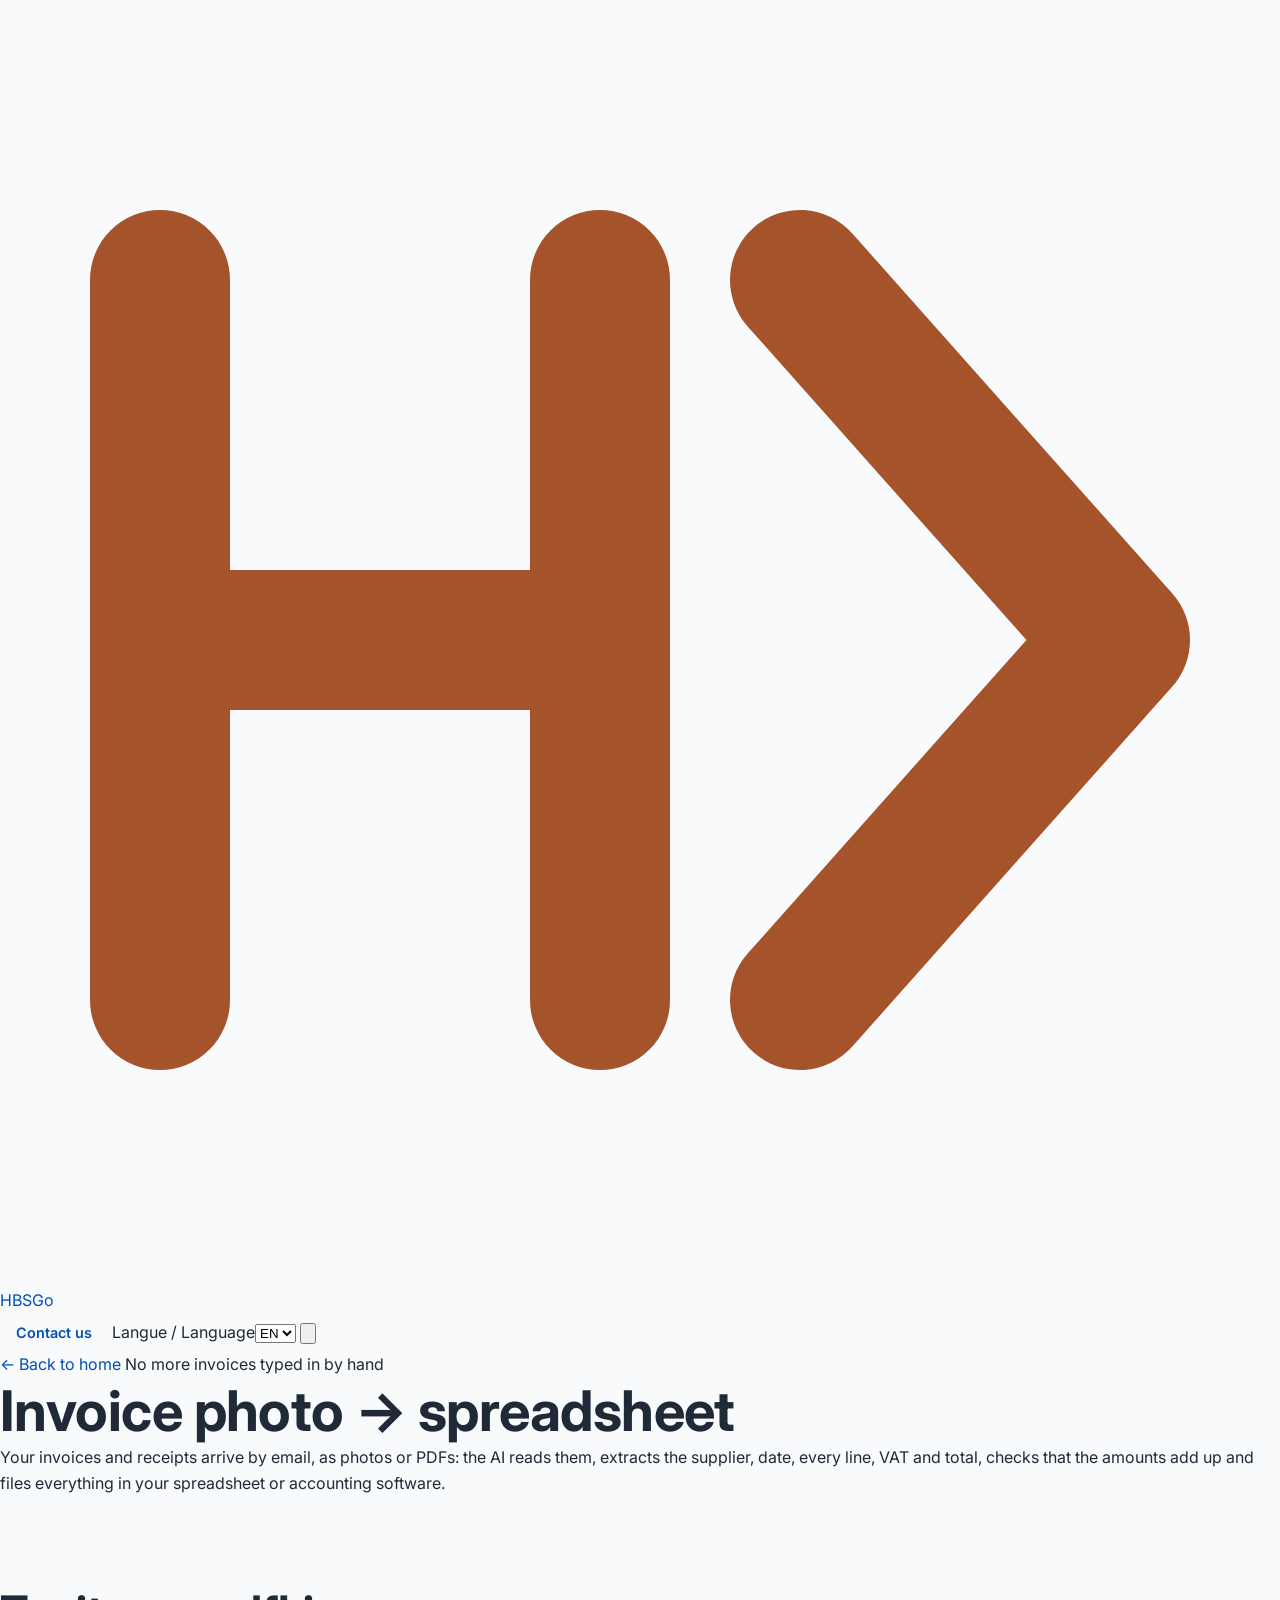
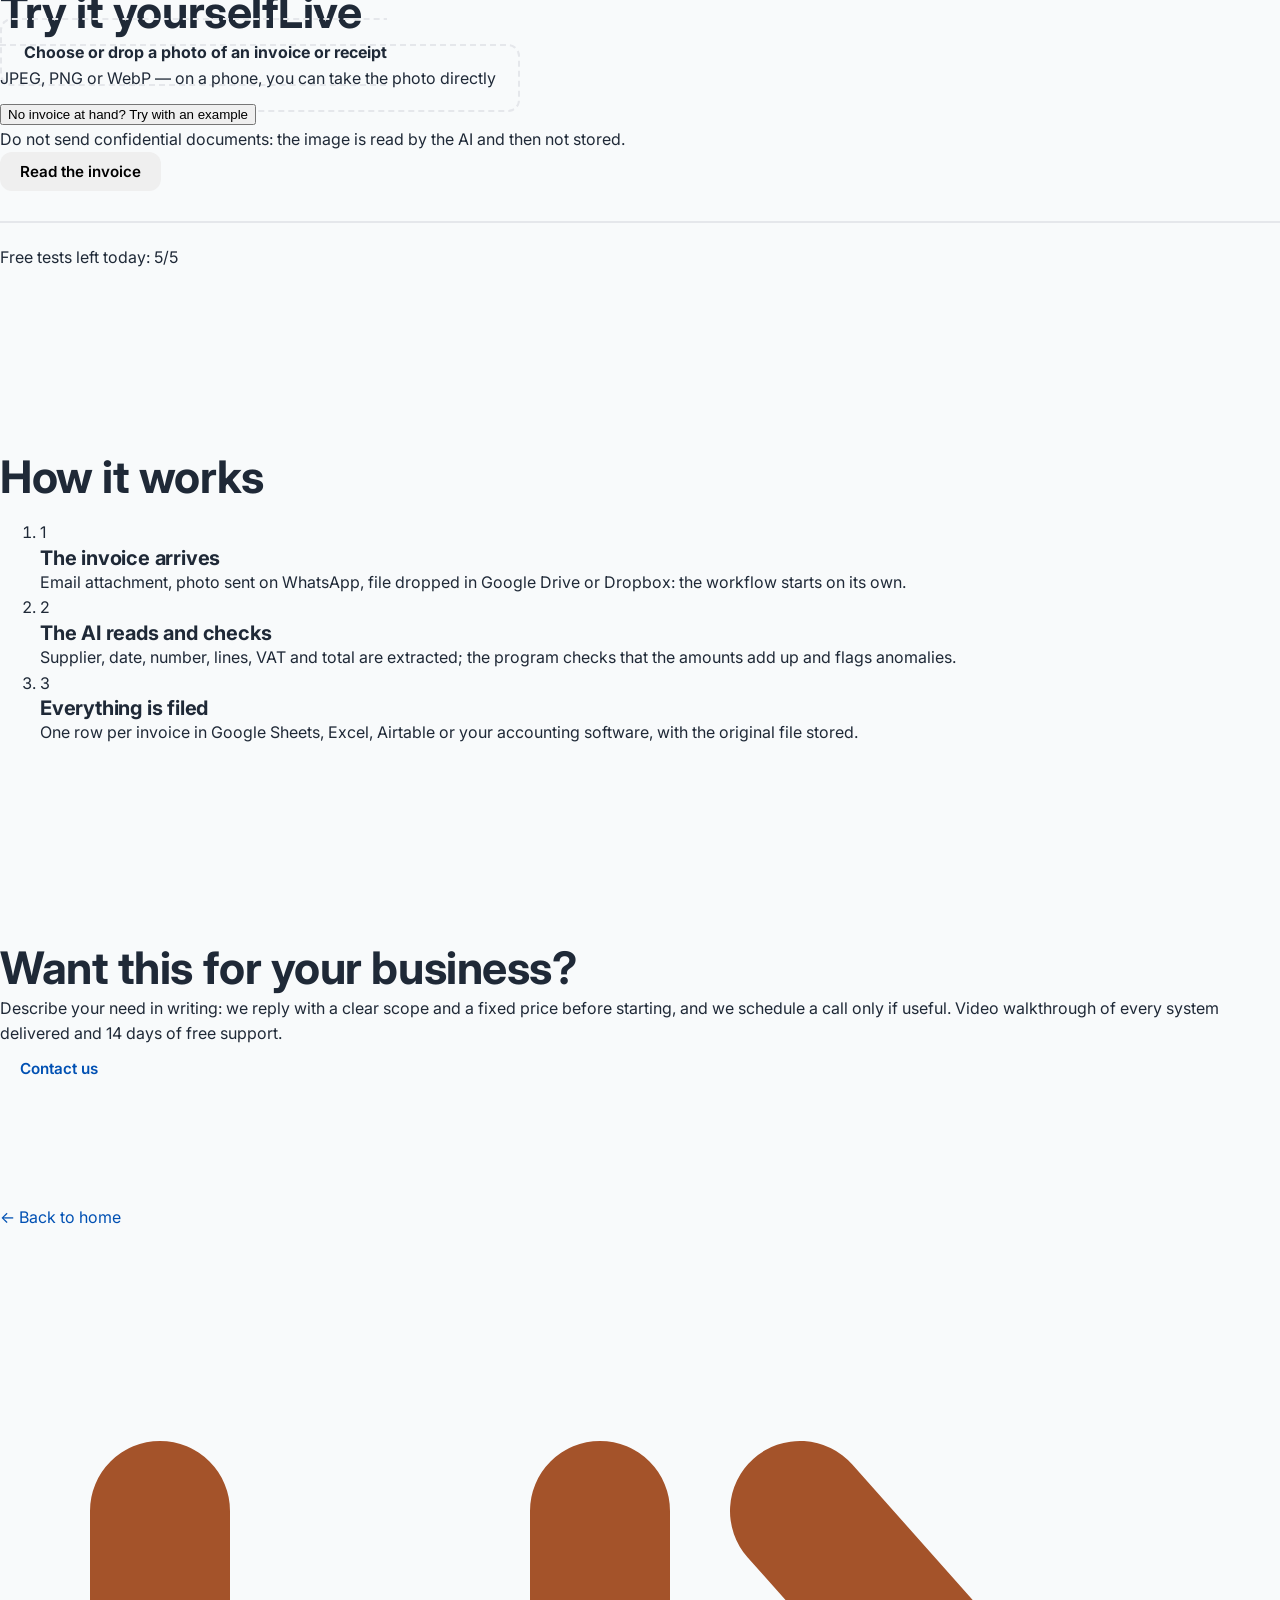
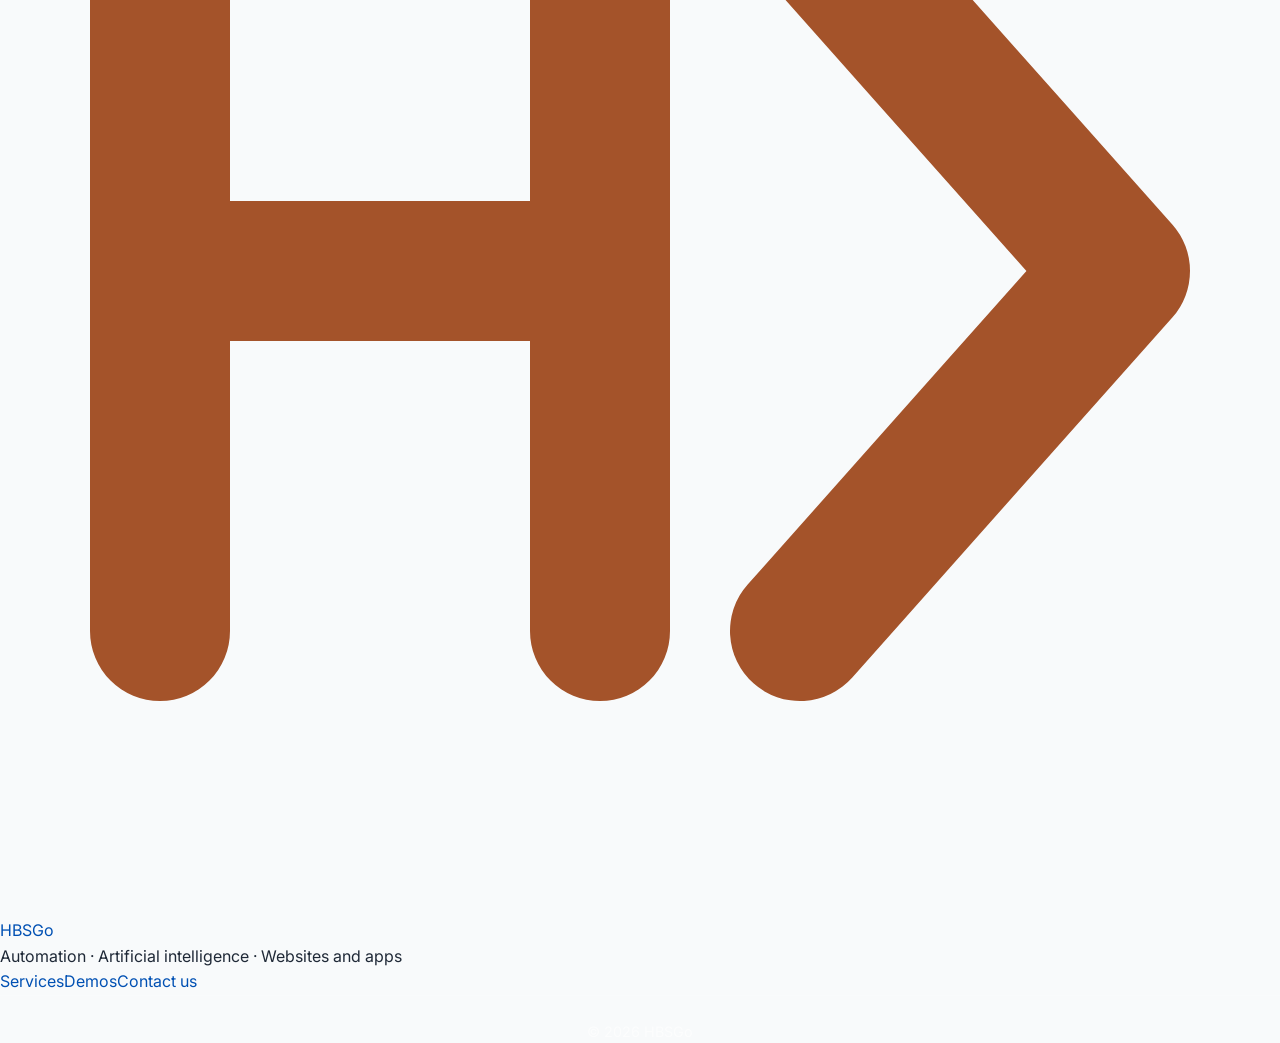
<file: demos/facture/index.html>
<!DOCTYPE html>
<html lang="fr">
<head>
  <meta charset="utf-8">
  <meta name="viewport" content="width=device-width, initial-scale=1">
  <title>Photo de facture → tableau · HBSGo</title>
  <meta name="description" content="Envoyez la photo d'une facture ou d'un ticket : l'IA lit le document et remplit un tableau (fournisseur, date, lignes, TVA, total). Démo gratuite.">
  <link rel="icon" type="image/svg+xml" href="../../favicon.svg">
  <link rel="stylesheet" href="../../style.css">
  <script src="../../config.js"></script>
  <style>
    .drop { border: 2px dashed var(--border); border-radius: var(--radius); padding: 22px; text-align: center; cursor: pointer; background: var(--bg-soft); }
    .drop.over { border-color: var(--primary); }
    .drop input { display: none; }
    .preview { display: grid; gap: 14px; grid-template-columns: 1fr; margin-top: 14px; }
    @media (min-width: 760px) { .preview.has-result { grid-template-columns: 260px 1fr; } }
    .preview img { width: 100%; max-height: 360px; object-fit: contain; border: 1px solid var(--border); border-radius: var(--radius-sm); background: #fff; }
    .fields { display: grid; gap: 10px; grid-template-columns: repeat(auto-fit, minmax(150px, 1fr)); margin-bottom: 12px; }
    .check { display: inline-flex; gap: 6px; align-items: center; font-size: .85rem; padding: 4px 10px; border-radius: 999px; margin-top: 10px; }
    .check.ok { background: var(--success-soft); color: var(--success); }
    .check.ko { background: var(--warn-soft); color: var(--warn); }
    table.inv td.num, table.inv th.num { text-align: right; white-space: nowrap; }
    table.inv tfoot td { font-weight: 700; }
  </style>
</head>
<body data-root="../../" data-demo="facture" data-title-key="p_title">
  <header id="site-header"></header>

  <main class="container demo-head">
    <a class="back" href="../../" data-i18n="back_home"></a>
    <span class="benefit" data-i18n="p_benefit"></span>
    <h1 data-i18n="p_title"></h1>
    <p class="lead" data-i18n="p_lead"></p>

    <section class="card test-zone">
      <h2><span data-i18n="test_zone"></span><span class="badge-live">Live</span></h2>
      <label class="drop" id="drop">
        <input type="file" id="file" accept="image/jpeg,image/png,image/webp">
        <strong data-i18n="p_drop"></strong><br><span class="muted small" data-i18n="p_drop_sub"></span>
      </label>
      <div class="examples" style="margin-top:10px">
        <button type="button" class="chip" id="sample" data-i18n="p_sample"></button>
      </div>
      <p class="muted small" data-i18n="p_privacy"></p>
      <button type="button" class="btn" id="run" data-run data-i18n="p_run" disabled></button>
      <div class="quota-msg" data-quota-msg></div>
      <div class="preview" id="preview" hidden>
        <div><img id="img" alt=""></div>
        <div id="result"></div>
      </div>
      <div class="quota" data-quota></div>
    </section>

    <section class="card">
      <h2 data-i18n="loom_title"></h2>
      <div class="video" data-loom="facture"></div>
    </section>

    <section>
      <h2 data-i18n="how_title"></h2>
      <ol class="steps">
        <li><span class="n">1</span><div><h3 data-i18n="s1t"></h3><p data-i18n="s1d"></p></div></li>
        <li><span class="n">2</span><div><h3 data-i18n="s2t"></h3><p data-i18n="s2d"></p></div></li>
        <li><span class="n">3</span><div><h3 data-i18n="s3t"></h3><p data-i18n="s3d"></p></div></li>
      </ol>
    </section>

    <section class="cta" data-cta>
      <h2 data-i18n="cta_title"></h2>
      <p data-i18n="cta_text"></p>
      <div class="btns">
      </div>
    </section>

    <p style="margin-top:24px"><a class="back" href="../../" data-i18n="back_home"></a></p>
  </main>

  <footer id="site-footer"></footer>

  <script>
    window.PAGE_I18N = {
      "fr": {
        "p_title": "Photo de facture → tableau",
        "p_benefit": "Plus aucune facture recopiée à la main",
        "p_lead": "Vos factures et tickets arrivent par email, en photo ou en PDF : l'IA les lit, en extrait le fournisseur, la date, chaque ligne, la TVA et le total, vérifie que les montants sont cohérents et range tout dans votre tableau ou votre logiciel de comptabilité.",
        "p_drop": "Choisissez ou déposez la photo d'une facture ou d'un ticket",
        "p_drop_sub": "JPEG, PNG ou WebP — sur téléphone, vous pouvez prendre la photo directement",
        "p_sample": "Pas de facture sous la main ? Essayer avec un exemple",
        "p_privacy": "N'envoyez pas de document confidentiel : l'image est lue par l'IA puis n'est pas conservée.",
        "p_run": "Lire la facture",
        "p_bad_file": "Ce fichier n'est pas une image lisible (JPEG, PNG ou WebP).",
        "p_error": "La lecture a échoué. Réessayez dans une minute avec une photo nette et bien éclairée.",
        "p_unreadable": "L'IA n'a pas reconnu de facture ni de ticket sur cette image. Essayez une photo plus nette, prise bien à plat.",
        "f_type": "Type",
        "f_fournisseur": "Fournisseur",
        "f_date": "Date",
        "f_numero": "N°",
        "t_facture": "Facture",
        "t_ticket": "Ticket de caisse",
        "t_devis": "Devis",
        "t_autre": "Autre document",
        "c_designation": "Désignation",
        "c_qte": "Qté",
        "c_pu": "Prix unit.",
        "c_montant": "Montant",
        "r_ht": "Total HT",
        "r_tva": "TVA",
        "r_ttc": "Total TTC",
        "k_ok": "✓ Contrôle automatique : la somme des lignes correspond au total",
        "k_ko": "⚠ Contrôle automatique : écart de {e} entre la somme des lignes et le total — à vérifier",
        "p_csv": "Télécharger pour Excel (.csv)",
        "p_next": "Chez vous, c'est automatique : chaque facture reçue par email ou déposée dans un dossier est lue, vérifiée et ajoutée à votre tableau ou à votre logiciel de comptabilité, sans rien recopier.",
        "s1t": "La facture arrive",
        "s1d": "Pièce jointe d'un email, photo envoyée sur WhatsApp, fichier déposé dans Google Drive ou Dropbox : le workflow se déclenche tout seul.",
        "s2t": "L'IA lit et vérifie",
        "s2d": "Fournisseur, date, numéro, lignes, TVA et total sont extraits ; le programme vérifie que les montants sont cohérents et signale les anomalies.",
        "s3t": "Tout est rangé",
        "s3d": "Une ligne par facture dans Google Sheets, Excel, Airtable ou votre logiciel de comptabilité, avec le fichier d'origine classé."
      },
      "en": {
        "p_title": "Invoice photo → spreadsheet",
        "p_benefit": "No more invoices typed in by hand",
        "p_lead": "Your invoices and receipts arrive by email, as photos or PDFs: the AI reads them, extracts the supplier, date, every line, VAT and total, checks that the amounts add up and files everything in your spreadsheet or accounting software.",
        "p_drop": "Choose or drop a photo of an invoice or receipt",
        "p_drop_sub": "JPEG, PNG or WebP — on a phone, you can take the photo directly",
        "p_sample": "No invoice at hand? Try with an example",
        "p_privacy": "Do not send confidential documents: the image is read by the AI and then not stored.",
        "p_run": "Read the invoice",
        "p_bad_file": "This file is not a readable image (JPEG, PNG or WebP).",
        "p_error": "Reading failed. Please try again in a minute with a sharp, well-lit photo.",
        "p_unreadable": "The AI did not recognise an invoice or receipt in this image. Try a sharper photo, taken flat.",
        "f_type": "Type",
        "f_fournisseur": "Supplier",
        "f_date": "Date",
        "f_numero": "No.",
        "t_facture": "Invoice",
        "t_ticket": "Receipt",
        "t_devis": "Quote",
        "t_autre": "Other document",
        "c_designation": "Description",
        "c_qte": "Qty",
        "c_pu": "Unit price",
        "c_montant": "Amount",
        "r_ht": "Total excl. VAT",
        "r_tva": "VAT",
        "r_ttc": "Total incl. VAT",
        "k_ok": "✓ Automatic check: the sum of the lines matches the total",
        "k_ko": "⚠ Automatic check: {e} gap between the sum of the lines and the total — to review",
        "p_csv": "Download for Excel (.csv)",
        "p_next": "In your business, it is automatic: every invoice received by email or dropped in a folder is read, checked and added to your spreadsheet or accounting software, with nothing to retype.",
        "s1t": "The invoice arrives",
        "s1d": "Email attachment, photo sent on WhatsApp, file dropped in Google Drive or Dropbox: the workflow starts on its own.",
        "s2t": "The AI reads and checks",
        "s2d": "Supplier, date, number, lines, VAT and total are extracted; the program checks that the amounts add up and flags anomalies.",
        "s3t": "Everything is filed",
        "s3d": "One row per invoice in Google Sheets, Excel, Airtable or your accounting software, with the original file stored."
      },
      "ar": {
        "p_title": "صورة الفاتورة → جدول البيانات",
        "p_benefit": "لا مزيد من إدخال الفواتير يدوياً",
        "p_lead": "تصل فواتيرك وإيصالاتك عبر البريد الإلكتروني، كصور أو ملفات PDF: تقوم الذكاء الاصطناعي بقراءتها، استخراج المورد، التاريخ، كل بند، الضريبة والقيمة الإجمالية، التحقق من صحة المبالغ وتخزين كل شيء في جدول البيانات أو برنامج المحاسبة الخاص بك.",
        "p_drop": "اختر أو اسحب صورة فاتورة أو إيصال",
        "p_drop_sub": "JPEG، PNG أو WebP — على الهاتف يمكنك التقاط الصورة مباشرة",
        "p_sample": "ليس لديك فاتورة الآن؟ جرّب مثالاً",
        "p_privacy": "لا تُرسل مستندات سرية: يتم قراءة الصورة بواسطة الذكاء الاصطناعي ثم لا تُخزن.",
        "p_run": "قراءة الفاتورة",
        "p_bad_file": "هذا الملف ليس صورة قابلة للقراءة (JPEG، PNG أو WebP).",
        "p_error": "فشل القراءة. يرجى المحاولة مرة أخرى بعد دقيقة مع صورة واضحة ومضاءة جيداً.",
        "p_unreadable": "لم يتعرف الذكاء الاصطناعي على فاتورة أو إيصال في هذه الصورة. جرّب صورة أوضح، مأخوذة مسطحة.",
        "f_type": "النوع",
        "f_fournisseur": "المورد",
        "f_date": "التاريخ",
        "f_numero": "الرقم",
        "t_facture": "فاتورة",
        "t_ticket": "إيصال",
        "t_devis": "عرض سعر",
        "t_autre": "مستند آخر",
        "c_designation": "الوصف",
        "c_qte": "الكمية",
        "c_pu": "سعر الوحدة",
        "c_montant": "المبلغ",
        "r_ht": "الإجمالي بدون ضريبة",
        "r_tva": "الضريبة",
        "r_ttc": "الإجمالي شامل الضريبة",
        "k_ok": "✓ فحص تلقائي: مجموع الأسطر يطابق الإجمالي",
        "k_ko": "⚠ فحص تلقائي: هناك فرق {e} بين مجموع الأسطر والإجمالي — للمراجعة",
        "p_csv": "تنزيل لبرنامج Excel (.csv)",
        "p_next": "في عملكم، يكون الأمر تلقائيًا: كل فاتورة تُستلم عبر البريد الإلكتروني أو تُسقط في مجلد تُقرأ، تُفحص وتُضاف إلى جدول البيانات أو برنامج المحاسبة، دون الحاجة لإعادة كتابة أي شيء.",
        "s1t": "تصل الفاتورة",
        "s1d": "مرفق بريد إلكتروني، صورة تُرسل عبر WhatsApp، ملف يُسقط في Google Drive أو Dropbox: يبدأ سير العمل تلقائيًا.",
        "s2t": "تقرأ الذكاء الاصطناعي وتفحص",
        "s2d": "يتم استخراج المورد، التاريخ، الرقم، الأسطر، الضريبة والإجمالي؛ يتحقق البرنامج من تطابق المبالغ ويُشير إلى أي شذوذ.",
        "s3t": "يتم أرشفة كل شيء",
        "s3d": "صف واحد لكل فاتورة في Google Sheets أو Excel أو Airtable أو برنامج المحاسبة الخاص بكم، مع حفظ الملف الأصلي."
      },
      "de": {
        "p_title": "Rechnung Foto → Tabelle",
        "p_benefit": "Keine handschriftlichen Rechnungseingaben mehr",
        "p_lead": "Ihre Rechnungen und Belege kommen per E‑Mail, als Foto oder PDF: Die KI liest sie, extrahiert Lieferant, Datum, jede Position, MwSt. und Gesamtsumme, prüft die Beträge und speichert alles in Ihrer Tabelle oder Buchhaltungssoftware.",
        "p_drop": "Wählen Sie ein Foto einer Rechnung oder eines Belegs aus oder ziehen Sie es hierher",
        "p_drop_sub": "JPEG, PNG oder WebP – auf dem Handy können Sie das Foto direkt aufnehmen",
        "p_sample": "Keine Rechnung zur Hand? Testen Sie ein Beispiel",
        "p_privacy": "Senden Sie keine vertraulichen Dokumente: Das Bild wird von der KI gelesen und anschließend nicht gespeichert.",
        "p_run": "Rechnung lesen",
        "p_bad_file": "Diese Datei ist kein lesbares Bild (JPEG, PNG oder WebP).",
        "p_error": "Lesen fehlgeschlagen. Bitte versuchen Sie es in einer Minute erneut mit einem scharfen, gut beleuchteten Foto.",
        "p_unreadable": "Die KI hat in diesem Bild keine Rechnung oder keinen Beleg erkannt. Versuchen Sie ein schärferes, flach aufgenommenes Foto.",
        "f_type": "Typ",
        "f_fournisseur": "Lieferant",
        "f_date": "Datum",
        "f_numero": "Nr.",
        "t_facture": "Rechnung",
        "t_ticket": "Beleg",
        "t_devis": "Angebot",
        "t_autre": "Anderes Dokument",
        "c_designation": "Bezeichnung",
        "c_qte": "Menge",
        "c_pu": "Stückpreis",
        "c_montant": "Betrag",
        "r_ht": "Zwischensumme ohne MwSt.",
        "r_tva": "MwSt.",
        "r_ttc": "Gesamt inkl. MwSt.",
        "k_ok": "✓ Automatische Prüfung: Die Summe der Zeilen stimmt mit dem Gesamtbetrag überein",
        "k_ko": "⚠ Automatische Prüfung: {e} Unterschied zwischen der Summe der Zeilen und dem Gesamtbetrag — zu prüfen",
        "p_csv": "Download für Excel (.csv)",
        "p_next": "In Ihrem Unternehmen ist es automatisiert: Jede per E‑Mail erhaltene Rechnung oder in einem Ordner abgelegte Rechnung wird gelesen, geprüft und zu Ihrer Tabelle oder Buchhaltungssoftware hinzugefügt, ohne dass Sie etwas nachtippen müssen.",
        "s1t": "Die Rechnung kommt an",
        "s1d": "E‑Mail‑Anhang, per WhatsApp gesendetes Foto, in Google Drive oder Dropbox abgelegte Datei: Der Workflow startet automatisch.",
        "s2t": "Die KI liest und prüft",
        "s2d": "Lieferant, Datum, Nummer, Positionen, MwSt. und Gesamtbetrag werden extrahiert; das Programm prüft, ob die Beträge stimmen, und markiert Anomalien.",
        "s3t": "Alles wird abgelegt",
        "s3d": "Eine Zeile pro Rechnung in Google Sheets, Excel, Airtable oder Ihrer Buchhaltungssoftware, wobei die Originaldatei gespeichert wird."
      },
      "es": {
        "p_title": "Foto de factura → hoja de cálculo",
        "p_benefit": "No más facturas introducidas a mano",
        "p_lead": "Sus facturas y recibos llegan por correo electrónico, como fotos o PDFs: la IA los lee, extrae el proveedor, la fecha, cada línea, el IVA y el total, verifica que los importes coincidan y archiva todo en su hoja de cálculo o software contable.",
        "p_drop": "Elija o suelte una foto de una factura o recibo",
        "p_drop_sub": "JPEG, PNG o WebP — en el móvil, puede tomar la foto directamente",
        "p_sample": "¿No tiene una factura a mano? Pruebe con un ejemplo",
        "p_privacy": "No envíe documentos confidenciales: la imagen es leída por la IA y luego no se almacena.",
        "p_run": "Leer la factura",
        "p_bad_file": "Este archivo no es una imagen legible (JPEG, PNG o WebP).",
        "p_error": "La lectura falló. Por favor, inténtelo de nuevo en un minuto con una foto nítida y bien iluminada.",
        "p_unreadable": "La IA no reconoció una factura o recibo en esta imagen. Pruebe con una foto más nítida, tomada plana.",
        "f_type": "Tipo",
        "f_fournisseur": "Proveedor",
        "f_date": "Fecha",
        "f_numero": "N.º",
        "t_facture": "Factura",
        "t_ticket": "Recibo",
        "t_devis": "Presupuesto",
        "t_autre": "Otro documento",
        "c_designation": "Descripción",
        "c_qte": "Cant.",
        "c_pu": "Precio unitario",
        "c_montant": "Importe",
        "r_ht": "Total sin IVA",
        "r_tva": "IVA",
        "r_ttc": "Total incl. IVA",
        "k_ok": "✓ Verificación automática: la suma de las líneas coincide con el total",
        "k_ko": "⚠ Verificación automática: hay una diferencia de {e} entre la suma de las líneas y el total — por revisar",
        "p_csv": "Descargar para Excel (.csv)",
        "p_next": "En su negocio, es automático: cada factura recibida por correo electrónico o depositada en una carpeta se lee, verifica y añade a su hoja de cálculo o software contable, sin necesidad de volver a escribir nada.",
        "s1t": "La factura llega",
        "s1d": "Adjunto de correo, foto enviada por WhatsApp, archivo depositado en Google Drive o Dropbox: el flujo de trabajo se inicia por sí mismo.",
        "s2t": "La IA lee y verifica",
        "s2d": "Proveedor, fecha, número, líneas, IVA y total se extraen; el programa comprueba que los importes sumen y señala anomalías.",
        "s3t": "Todo se archiva",
        "s3d": "Una fila por factura en Google Sheets, Excel, Airtable o su software contable, con el archivo original almacenado."
      }
    };
  </script>
  <script src="../../app.js"></script>
  <script>
    (function () {
      var D = window.Demo, SLUG = 'facture';
      var drop = D.qs('#drop'), file = D.qs('#file'), btn = D.qs('#run'), preview = D.qs('#preview'), img = D.qs('#img'), result = D.qs('#result');
      var imageData = null, lastDoc = null;

      function loc() { return D.getLang() === 'fr' ? 'fr-FR' : 'en-GB'; }
      function money(n, dev) {
        if (n === null || n === undefined) return '—';
        try { return new Intl.NumberFormat(loc(), { style: 'currency', currency: dev || 'EUR', currencyDisplay: 'narrowSymbol' }).format(n); }
        catch (e) { return n.toLocaleString(loc(), { minimumFractionDigits: 2 }) + (dev ? ' ' + dev : ''); }
      }

      /* Redimensionne (1600 px max) et convertit en JPEG pour un envoi léger */
      function loadImage(src) {
        return new Promise(function (resolve, reject) {
          var im = new Image();
          im.onload = function () {
            var s = Math.min(1, 1600 / Math.max(im.width, im.height));
            var c = document.createElement('canvas'); c.width = Math.round(im.width * s); c.height = Math.round(im.height * s);
            var g = c.getContext('2d'); g.fillStyle = '#fff'; g.fillRect(0, 0, c.width, c.height); g.drawImage(im, 0, 0, c.width, c.height);
            resolve(c.toDataURL('image/jpeg', 0.85));
          };
          im.onerror = reject;
          im.src = src;
        });
      }
      function setImage(dataUrl) {
        imageData = dataUrl; img.src = dataUrl; preview.hidden = false; preview.classList.remove('has-result'); result.innerHTML = '';
        btn.disabled = false;
      }
      function handleFile(f) {
        if (!f || !/^image\/(jpeg|png|webp)$/.test(f.type)) { preview.hidden = false; result.innerHTML = ''; D.errorBanner(result, D.t('p_bad_file')); return; }
        var r = new FileReader();
        r.onload = function () { loadImage(r.result).then(setImage).catch(function () { D.errorBanner(result, D.t('p_bad_file')); }); };
        r.readAsDataURL(f);
      }
      file.addEventListener('change', function () { handleFile(file.files[0]); });
      ['dragover', 'dragenter'].forEach(function (ev) { drop.addEventListener(ev, function (e) { e.preventDefault(); drop.classList.add('over'); }); });
      ['dragleave', 'drop'].forEach(function (ev) { drop.addEventListener(ev, function () { drop.classList.remove('over'); }); });
      drop.addEventListener('drop', function (e) { e.preventDefault(); handleFile(e.dataTransfer.files[0]); });

      /* Exemple fictif dessiné dans le navigateur (aucune vraie facture) */
      D.qs('#sample').addEventListener('click', function () {
        var fr = D.getLang() === 'fr';
        var c = document.createElement('canvas'); c.width = 900; c.height = 700;
        var g = c.getContext('2d'); g.fillStyle = '#fff'; g.fillRect(0, 0, 900, 700); g.fillStyle = '#111';
        g.font = 'bold 30px Arial'; g.fillText(fr ? 'ATELIER MARTIN SARL' : 'MARTIN STUDIO LTD', 50, 70);
        g.font = '24px Arial'; g.fillText(fr ? '8 quai de la Citadelle, 59140 Dunkerque' : '8 Harbour Street, Bristol BS1 4RN', 50, 110);
        g.fillText((fr ? 'FACTURE N° ' : 'INVOICE No. ') + 'F-2026-0147', 560, 70); g.fillText((fr ? 'Date : ' : 'Date: ') + '15/09/2026', 560, 110);
        g.font = 'bold 24px Arial';
        [[fr ? 'Désignation' : 'Description', 50], [fr ? 'Qté' : 'Qty', 500], [fr ? 'P.U. HT' : 'Unit price', 590], [fr ? 'Total HT' : 'Total', 760]].forEach(function (h) { g.fillText(h[0], h[1], 200); });
        g.font = '24px Arial';
        var rows = fr ? [['Création logo', 1, 350], ['Cartes de visite (x500)', 2, 45.5], ['Flyers A5 (x1000)', 1, 129]] : [['Logo design', 1, 350], ['Business cards (x500)', 2, 45.5], ['A5 flyers (x1000)', 1, 129]];
        var f2 = function (n) { return fr ? n.toFixed(2).replace('.', ',') + ' €' : '£' + n.toFixed(2); };
        rows.forEach(function (r, i) { var y = 260 + i * 50; g.fillText(r[0], 50, y); g.fillText(String(r[1]), 510, y); g.fillText(f2(r[2]), 590, y); g.fillText(f2(r[1] * r[2]), 760, y); });
        g.fillRect(50, 430, 800, 2);
        g.fillText((fr ? 'Total HT : ' : 'Subtotal: ') + f2(570), 560, 480);
        g.fillText((fr ? 'TVA 20 % : ' : 'VAT 20%: ') + f2(114), 560, 525);
        g.font = 'bold 26px Arial'; g.fillText((fr ? 'Total TTC : ' : 'Total: ') + f2(684), 560, 575);
        setImage(c.toDataURL('image/jpeg', 0.9));
      });

      function typeLabel(t) { return D.t('t_' + (t || 'autre')); }
      function render(res) {
        var d = res.document, dev = d.devise;
        lastDoc = d;
        preview.classList.add('has-result');
        if (!d.lisible) { result.innerHTML = ''; D.errorBanner(result, D.t('p_unreadable')); return; }
        var kv = function (k, v) { return '<div class="kv"><div class="k">' + D.escapeHtml(D.t(k)) + '</div><div class="v">' + D.escapeHtml(v || '—') + '</div></div>'; };
        var date = d.date ? new Date(d.date + 'T12:00:00').toLocaleDateString(loc()) : null;
        var rows = d.lignes.map(function (l) {
          return '<tr><td>' + D.escapeHtml(l.designation) + '</td><td class="num">' + (l.quantite === null ? '—' : l.quantite.toLocaleString(loc())) + '</td><td class="num">' + money(l.prix_unitaire, dev) + '</td><td class="num">' + money(l.montant, dev) + '</td></tr>';
        }).join('');
        var foot = [['r_ht', d.total_ht], ['r_tva', d.tva], ['r_ttc', d.total_ttc]].filter(function (x) { return x[1] !== null; })
          .map(function (x) { return '<tr><td colspan="3">' + D.escapeHtml(D.t(x[0])) + '</td><td class="num">' + money(x[1], dev) + '</td></tr>'; }).join('');
        var k = res.controle, check = '';
        if (k && k.coherent === true) check = '<span class="check ok">' + D.escapeHtml(D.t('k_ok')) + '</span>';
        else if (k && k.coherent === false) check = '<span class="check ko">' + D.escapeHtml(D.t('k_ko', { e: money(Math.abs(k.ecart), dev) })) + '</span>';
        result.innerHTML =
          '<div class="fields">' + kv('f_type', typeLabel(d.type_document)) + kv('f_fournisseur', d.fournisseur) + kv('f_date', date) + kv('f_numero', d.numero) + '</div>' +
          '<div class="table-wrap"><table class="inv"><thead><tr><th>' + D.escapeHtml(D.t('c_designation')) + '</th><th class="num">' + D.escapeHtml(D.t('c_qte')) + '</th><th class="num">' + D.escapeHtml(D.t('c_pu')) + '</th><th class="num">' + D.escapeHtml(D.t('c_montant')) + '</th></tr></thead>' +
          '<tbody>' + (rows || '<tr><td colspan="4" class="muted">—</td></tr>') + '</tbody><tfoot>' + foot + '</tfoot></table></div>' +
          check +
          '<div class="md-tools"><button type="button" class="btn btn-ghost btn-sm" id="csv">' + D.escapeHtml(D.t('p_csv')) + '</button></div>' +
          '<div class="banner banner-success" style="margin-top:12px">' + D.escapeHtml(D.t('p_next')) + '</div>';
        D.qs('#csv').addEventListener('click', downloadCsv);
      }

      function downloadCsv() {
        if (!lastDoc) return;
        var sep = ';', q = function (v) { v = v === null || v === undefined ? '' : String(v); return '"' + v.replace(/"/g, '""') + '"'; };
        var n = function (v) { return v === null || v === undefined ? '' : String(v).replace('.', ','); };
        var d = lastDoc, lines = [['Fournisseur', 'Date', 'Numero', 'Designation', 'Quantite', 'Prix unitaire', 'Montant', 'Devise'].join(sep)];
        d.lignes.forEach(function (l) { lines.push([q(d.fournisseur), q(d.date), q(d.numero), q(l.designation), n(l.quantite), n(l.prix_unitaire), n(l.montant), q(d.devise)].join(sep)); });
        lines.push(['', '', '', q('Total HT'), '', '', n(d.total_ht), ''].join(sep));
        lines.push(['', '', '', q('TVA'), '', '', n(d.tva), ''].join(sep));
        lines.push(['', '', '', q('Total TTC'), '', '', n(d.total_ttc), ''].join(sep));
        var blob = new Blob(['﻿' + lines.join('\r\n')], { type: 'text/csv;charset=utf-8' });
        var a = document.createElement('a'); a.href = URL.createObjectURL(blob); a.download = 'facture.csv'; document.body.appendChild(a); a.click(); a.remove();
        setTimeout(function () { URL.revokeObjectURL(a.href); }, 1000);
      }

      btn.addEventListener('click', function () {
        if (!imageData) return;
        result.innerHTML = '';
        if (!D.consumeQuota(SLUG)) return;
        D.setBusy(btn, true);
        D.postJson(D.qs('body').getAttribute('data-root') + 'api/facture', { lang: D.getLang(), image: imageData }, 40000)
          .then(function (res) { if (!res || !res.document) throw new Error('bad payload'); render(res); })
          .catch(function () { preview.classList.add('has-result'); D.errorBanner(result, D.t('p_error')); })
          .then(function () { D.setBusy(btn, false); D.renderQuota(SLUG); });
      });
    })();
  </script>
</body>
</html>
</file>
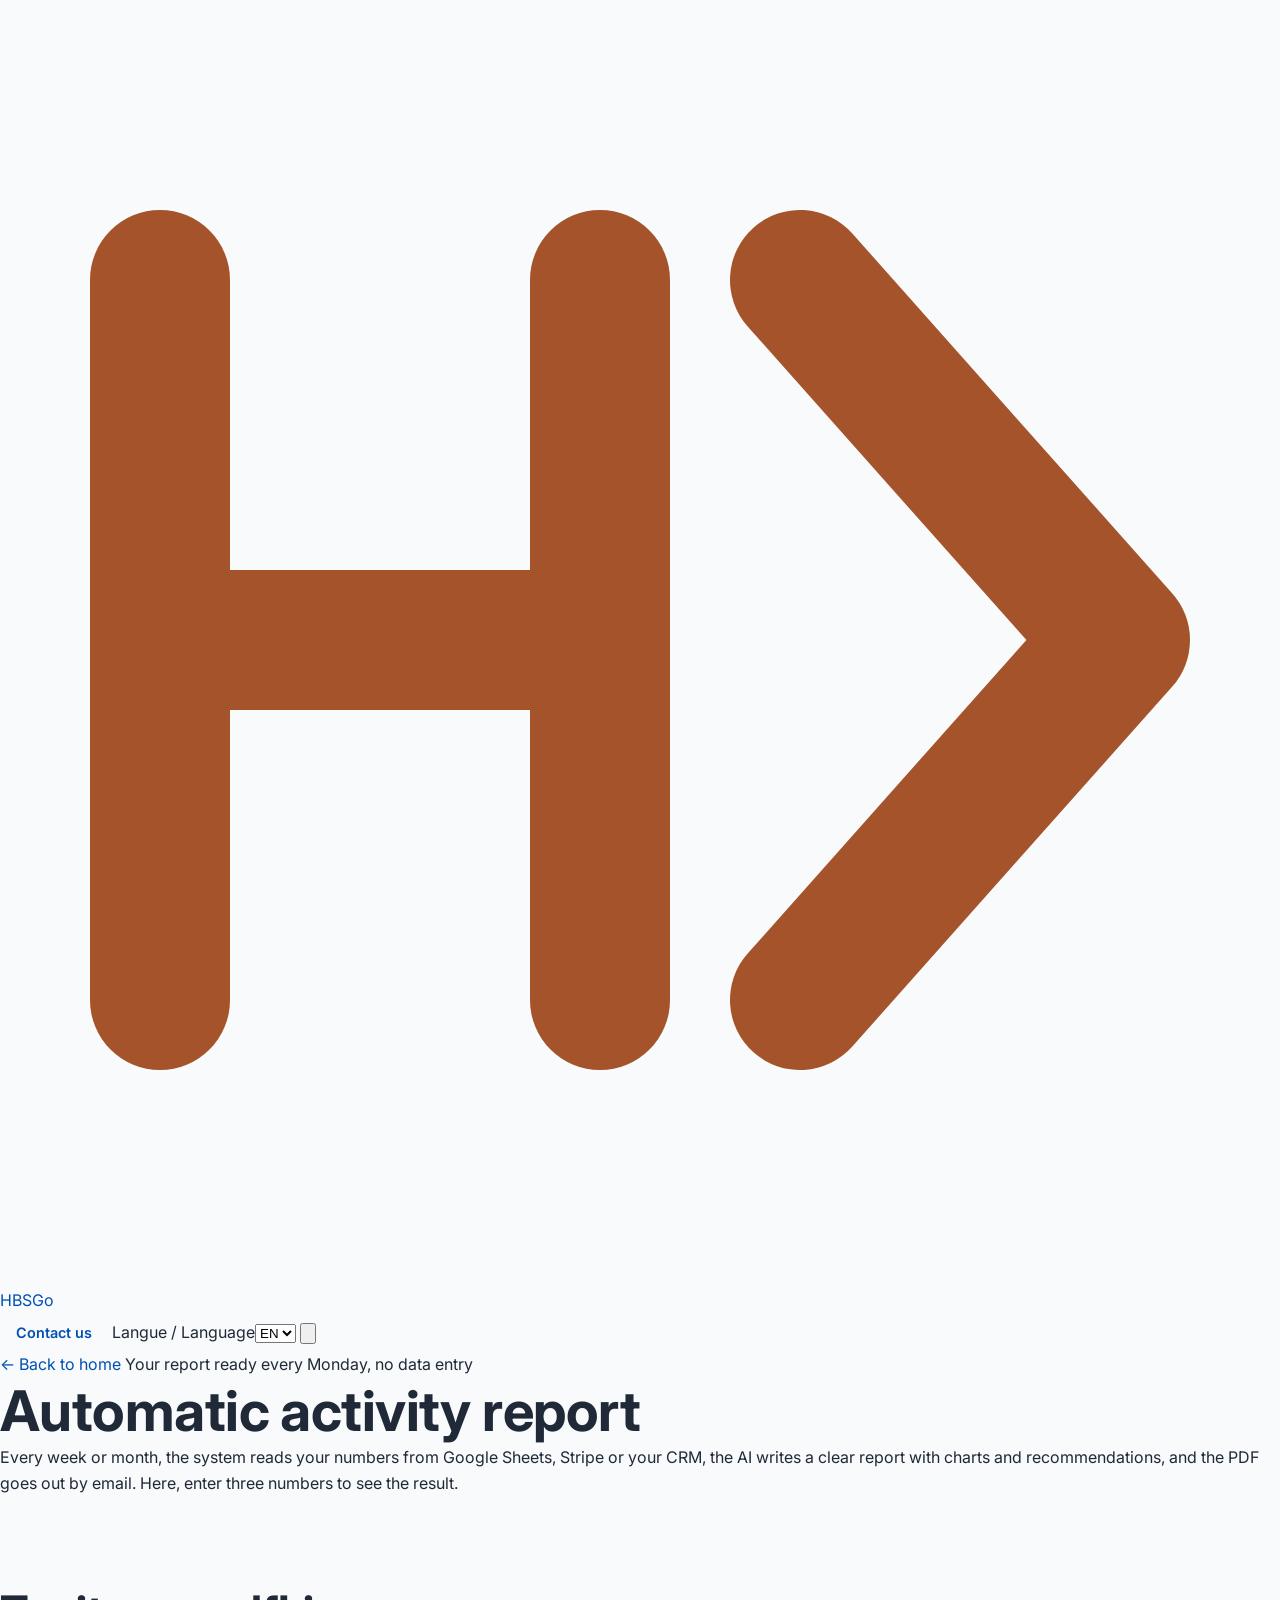
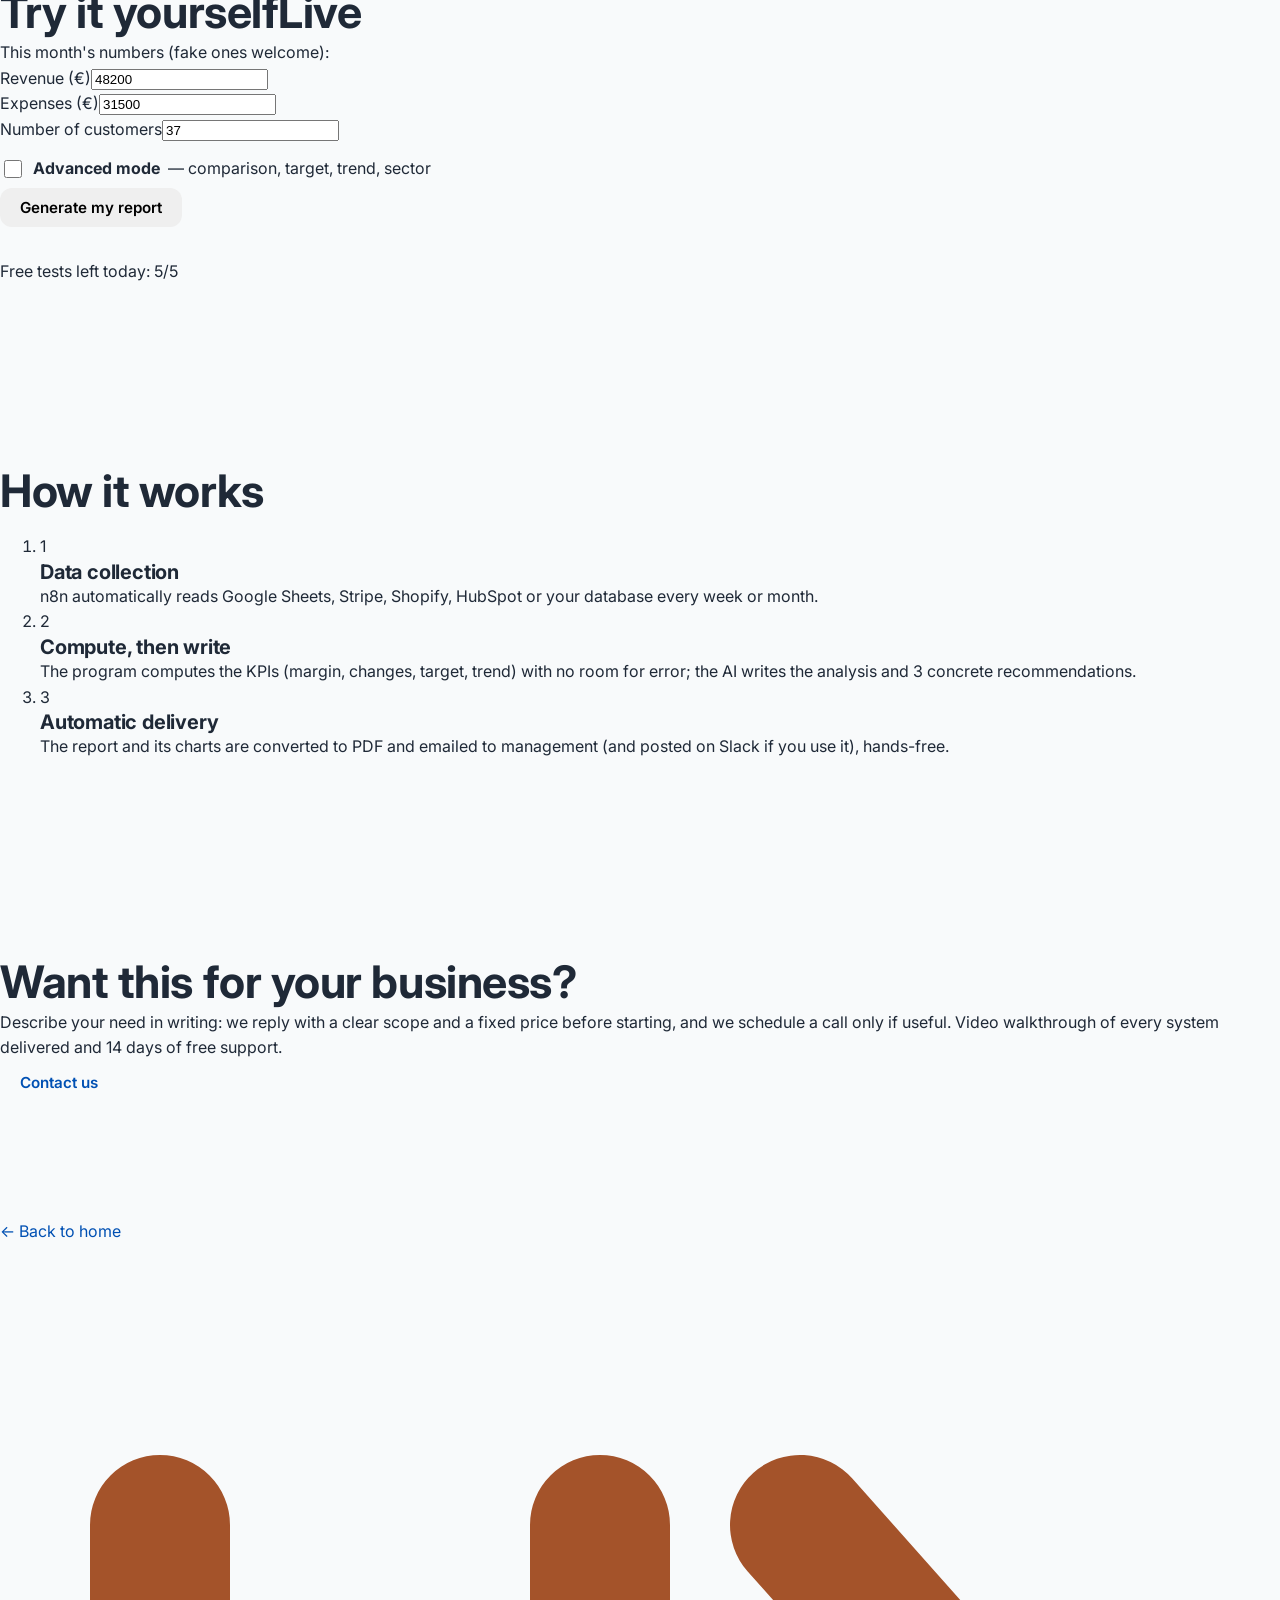
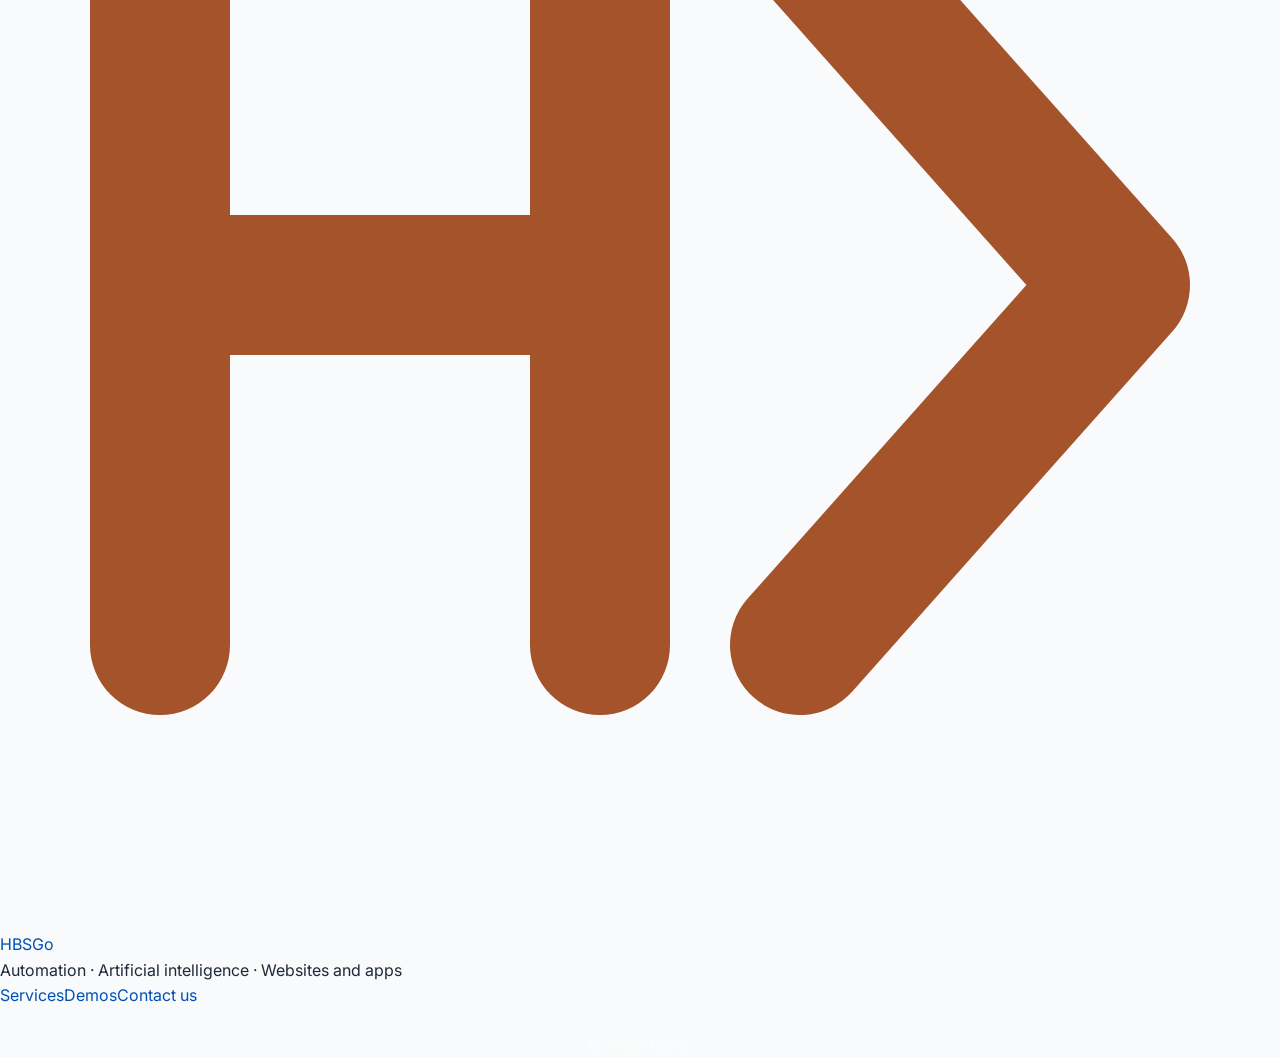
<file: demos/rapport/index.html>
<!DOCTYPE html>
<html lang="fr">
<head>
  <meta charset="utf-8">
  <meta name="viewport" content="width=device-width, initial-scale=1">
  <title>Rapport automatique · HBSGo</title>
  <meta name="description" content="Trois chiffres suffisent : l'IA rédige votre rapport d'activité, prêt à exporter en PDF. Démo interactive gratuite.">
  <link rel="icon" type="image/svg+xml" href="../../favicon.svg">
  <link rel="stylesheet" href="../../style.css">
  <script src="../../config.js"></script>
  <style>
    /* Couleurs des graphiques (validées daltonisme + contraste, clair et sombre) */
    :root { --series-1: #2a78d6; --series-2: #eb6834; }
    @media (prefers-color-scheme: dark) { :root:not([data-theme="light"]) { --series-1: #3987e5; --series-2: #d95926; } }
    :root[data-theme="dark"] { --series-1: #3987e5; --series-2: #d95926; }
    .adv-toggle { display: flex; align-items: center; flex-wrap: wrap; gap: 8px; margin: 14px 0 6px; cursor: pointer; }
    .adv-toggle input { width: 18px; height: 18px; accent-color: var(--primary); }
    .adv-zone { border: 1px dashed var(--border); border-radius: var(--radius-sm); padding: 14px; margin: 8px 0 14px; min-width: 0; }
    .adv-zone .row { margin-bottom: 12px; }
    .charts { display: grid; gap: 14px; grid-template-columns: 1fr; margin: 16px 0; }
    @media (min-width: 760px) { .charts.two { grid-template-columns: 1fr 1fr; } }
    .chart { background: var(--bg-soft); border-radius: var(--radius-sm); padding: 14px; min-width: 0; }
    .chart h3 { margin: 0 0 2px; font-size: .95rem; }
    .chart .sub { margin: 0 0 8px; font-size: .8rem; color: var(--text-muted); }
    .chart svg { width: 100%; height: auto; display: block; overflow: visible; }
    .chart .legend { display: flex; gap: 14px; flex-wrap: wrap; font-size: .8rem; color: var(--text-muted); margin-top: 6px; }
    .chart .legend i { display: inline-block; width: 10px; height: 10px; border-radius: 2px; margin-right: 5px; vertical-align: -1px; }
    .chart .legend i.dash { height: 0; border-top: 2px dashed var(--text-muted); border-radius: 0; vertical-align: 3px; }
    .chart .axis { stroke: var(--border); stroke-width: 1; }
    .chart .grid { stroke: var(--border); stroke-width: 1; stroke-dasharray: 2 4; }
    .chart text { fill: var(--text-muted); font-size: 14px; font-family: var(--font); }
    .chart text.val { fill: var(--text); font-weight: 600; font-size: 15px; }
    .chart .hit:hover + .mark, .chart .mark:hover { opacity: .8; }
    .chart .kpi-evo { display: flex; gap: 8px; flex-wrap: wrap; margin-top: 8px; }
    .chart .kpi-evo span { font-size: .78rem; padding: 3px 8px; border-radius: 999px; background: var(--bg-elev); border: 1px solid var(--border); color: var(--text); }
    @media print { .charts { break-inside: avoid; } .chart { background: none; border: 1px solid #ccc; } }
  </style>
</head>
<body data-root="../../" data-demo="rapport" data-title-key="p_title">
  <header id="site-header"></header>

  <main class="container demo-head">
    <a class="back no-print" href="../../" data-i18n="back_home"></a>
    <span class="benefit no-print" data-i18n="p_benefit"></span>
    <h1 class="no-print" data-i18n="p_title"></h1>
    <p class="lead no-print" data-i18n="p_lead"></p>

    <section class="card test-zone">
      <div class="no-print">
        <h2><span data-i18n="test_zone"></span><span class="badge-live">Live</span></h2>
        <p class="muted small" data-i18n="p_hint"></p>
        <form id="form" novalidate>
          <div class="row row-3">
            <div class="field"><label for="ca" data-i18n="f_ca"></label><input type="number" id="ca" min="0" step="1" value="48200" required></div>
            <div class="field"><label for="depenses" data-i18n="f_dep"></label><input type="number" id="depenses" min="0" step="1" value="31500" required></div>
            <div class="field"><label for="clients" data-i18n="f_cli"></label><input type="number" id="clients" min="0" step="1" value="37" required></div>
          </div>
          <label class="adv-toggle"><input type="checkbox" id="adv"> <b data-i18n="p_adv"></b> <span class="muted small" data-i18n="p_adv_sub"></span></label>
          <fieldset id="adv-zone" class="adv-zone" hidden>
            <p class="muted small" style="margin:0 0 10px" data-i18n="p_adv_hint"></p>
            <div class="row row-3">
              <div class="field"><label for="p-ca" data-i18n="f_pca"></label><input type="number" id="p-ca" min="0" step="1" value="44100"></div>
              <div class="field"><label for="p-dep" data-i18n="f_pdep"></label><input type="number" id="p-dep" min="0" step="1" value="30200"></div>
              <div class="field"><label for="p-cli" data-i18n="f_pcli"></label><input type="number" id="p-cli" min="0" step="1" value="34"></div>
            </div>
            <div class="row row-2">
              <div class="field"><label for="objectif" data-i18n="f_obj"></label><input type="number" id="objectif" min="0" step="1" value="50000"></div>
              <div class="field"><label for="secteur" data-i18n="f_sect"></label>
                <select id="secteur">
                  <option value="" data-i18n="sect_none"></option>
                  <option value="ecommerce" data-i18n="sect_ecommerce"></option>
                  <option value="services" data-i18n="sect_services"></option>
                  <option value="restauration" data-i18n="sect_restauration"></option>
                  <option value="artisanat" data-i18n="sect_artisanat"></option>
                  <option value="autre" data-i18n="sect_autre"></option>
                </select></div>
            </div>
            <div class="field"><label for="histo" data-i18n="f_histo"></label><input type="text" id="histo" value="39800; 41200; 40500; 43000" inputmode="decimal" data-i18n-placeholder="f_histo_ph"></div>
          </fieldset>
          <button type="submit" class="btn" id="run" data-run data-i18n="p_run"></button>
        </form>
        <div class="quota-msg" data-quota-msg></div>
      </div>
      <div class="charts" id="charts" hidden></div>
      <div class="result" id="result"></div>
      <div class="md-tools no-print" id="tools" hidden>
        <button type="button" class="btn btn-ghost btn-sm" id="dl" data-i18n="p_download"></button>
        <button type="button" class="btn btn-ghost btn-sm" id="print" data-i18n="p_print"></button>
      </div>
      <div class="quota no-print" data-quota></div>
    </section>

    <section class="card no-print">
      <h2 data-i18n="loom_title"></h2>
      <div class="video" data-loom="rapport"></div>
    </section>

    <section class="no-print">
      <h2 data-i18n="how_title"></h2>
      <ol class="steps">
        <li><span class="n">1</span><div><h3 data-i18n="s1t"></h3><p data-i18n="s1d"></p></div></li>
        <li><span class="n">2</span><div><h3 data-i18n="s2t"></h3><p data-i18n="s2d"></p></div></li>
        <li><span class="n">3</span><div><h3 data-i18n="s3t"></h3><p data-i18n="s3d"></p></div></li>
      </ol>
    </section>

    <section class="cta no-print" data-cta>
      <h2 data-i18n="cta_title"></h2>
      <p data-i18n="cta_text"></p>
      <div class="btns">
      </div>
    </section>

    <p class="no-print" style="margin-top:24px"><a class="back" href="../../" data-i18n="back_home"></a></p>
  </main>

  <footer id="site-footer"></footer>

  <script>
    window.PAGE_I18N = {
      "fr": {
        "p_title": "Rapport d'activité automatique",
        "p_benefit": "Votre rapport prêt chaque lundi, sans saisie",
        "p_lead": "Chaque semaine ou chaque mois, le système lit vos chiffres dans Google Sheets, Stripe ou votre CRM, l'IA rédige un rapport clair avec graphiques et recommandations, et le PDF part par email. Ici, entrez trois chiffres pour voir le résultat.",
        "p_hint": "Chiffres du mois (fictifs bienvenus) :",
        "p_adv": "Mode avancé",
        "p_adv_sub": "— comparaison, objectif, tendance, secteur",
        "p_adv_hint": "Ajoutez le mois précédent, un objectif et l'historique : le rapport compare, mesure l'écart à l'objectif et trace la tendance. Tous les champs sont optionnels.",
        "f_pca": "CA du mois précédent (€)",
        "f_pdep": "Dépenses du mois précédent (€)",
        "f_pcli": "Clients du mois précédent",
        "f_obj": "Objectif de CA du mois (€)",
        "f_sect": "Secteur",
        "sect_none": "— Choisir —",
        "sect_ecommerce": "E-commerce",
        "sect_services": "Services aux entreprises",
        "sect_restauration": "Restauration",
        "sect_artisanat": "Artisanat / BTP",
        "sect_autre": "Autre",
        "f_histo": "CA des mois précédents, du plus ancien au plus récent (€, séparés par ;)",
        "f_histo_ph": "39800; 41200; 40500; 43000",
        "p_histo_bad": "Historique : entrez jusqu'à 11 nombres séparés par des points-virgules.",
        "c_bars_t": "Chiffre d'affaires, dépenses et marge",
        "c_bars_s": "En euros",
        "c_cur": "Ce mois",
        "c_prev": "Mois précédent",
        "c_ca": "CA",
        "c_dep": "Dépenses",
        "c_marge": "Marge",
        "c_line_t": "Évolution du chiffre d'affaires",
        "c_line_s": "Par mois, en euros",
        "c_obj": "Objectif",
        "c_now": "Ce mois",
        "c_m": "M-{n}",
        "c_evo": "{k} {v} vs mois précédent",
        "c_reach": "Objectif atteint à {v}",
        "f_ca": "Chiffre d'affaires (€)",
        "f_dep": "Dépenses (€)",
        "f_cli": "Nombre de clients",
        "p_run": "Générer mon rapport",
        "p_invalid": "Merci d'entrer trois nombres positifs.",
        "p_download": "Télécharger (.md)",
        "p_print": "Imprimer / enregistrer en PDF",
        "s1t": "Collecte des chiffres",
        "s1d": "n8n lit automatiquement Google Sheets, Stripe, Shopify, HubSpot ou votre base de données chaque semaine ou chaque mois.",
        "s2t": "Calcul puis rédaction",
        "s2d": "Le programme calcule les indicateurs (marge, évolutions, objectif, tendance) sans erreur possible ; l'IA rédige l'analyse et 3 recommandations concrètes.",
        "s3t": "Envoi automatique",
        "s3d": "Le rapport et ses graphiques sont convertis en PDF puis envoyés par email à la direction (et sur Slack si vous l'utilisez), sans intervention."
      },
      "en": {
        "p_title": "Automatic activity report",
        "p_benefit": "Your report ready every Monday, no data entry",
        "p_lead": "Every week or month, the system reads your numbers from Google Sheets, Stripe or your CRM, the AI writes a clear report with charts and recommendations, and the PDF goes out by email. Here, enter three numbers to see the result.",
        "p_hint": "This month's numbers (fake ones welcome):",
        "p_adv": "Advanced mode",
        "p_adv_sub": "— comparison, target, trend, sector",
        "p_adv_hint": "Add last month, a target and the history: the report compares, measures the gap to target and plots the trend. All fields are optional.",
        "f_pca": "Last month revenue (€)",
        "f_pdep": "Last month expenses (€)",
        "f_pcli": "Last month customers",
        "f_obj": "Monthly revenue target (€)",
        "f_sect": "Sector",
        "sect_none": "— Choose —",
        "sect_ecommerce": "E-commerce",
        "sect_services": "Business services",
        "sect_restauration": "Food & hospitality",
        "sect_artisanat": "Trades / construction",
        "sect_autre": "Other",
        "f_histo": "Revenue of previous months, oldest to newest (€, separated by ;)",
        "f_histo_ph": "39800; 41200; 40500; 43000",
        "p_histo_bad": "History: enter up to 11 numbers separated by semicolons.",
        "c_bars_t": "Revenue, expenses and margin",
        "c_bars_s": "In euros",
        "c_cur": "This month",
        "c_prev": "Last month",
        "c_ca": "Revenue",
        "c_dep": "Expenses",
        "c_marge": "Margin",
        "c_line_t": "Revenue trend",
        "c_line_s": "Per month, in euros",
        "c_obj": "Target",
        "c_now": "This month",
        "c_m": "M-{n}",
        "c_evo": "{k} {v} vs last month",
        "c_reach": "Target reached at {v}",
        "f_ca": "Revenue (€)",
        "f_dep": "Expenses (€)",
        "f_cli": "Number of customers",
        "p_run": "Generate my report",
        "p_invalid": "Please enter three positive numbers.",
        "p_download": "Download (.md)",
        "p_print": "Print / save as PDF",
        "s1t": "Data collection",
        "s1d": "n8n automatically reads Google Sheets, Stripe, Shopify, HubSpot or your database every week or month.",
        "s2t": "Compute, then write",
        "s2d": "The program computes the KPIs (margin, changes, target, trend) with no room for error; the AI writes the analysis and 3 concrete recommendations.",
        "s3t": "Automatic delivery",
        "s3d": "The report and its charts are converted to PDF and emailed to management (and posted on Slack if you use it), hands-free."
      },
      "ar": {
        "p_title": "تقرير النشاط التلقائي",
        "p_benefit": "تقريرك جاهز كل يوم اثنين، دون إدخال بيانات",
        "p_lead": "كل أسبوع أو شهر، يقرأ النظام أرقامك من Google Sheets أو Stripe أو نظام إدارة علاقات العملاء الخاص بك، ويكتب الذكاء الاصطناعي تقريرًا واضحًا مع مخططات وتوصيات، ويتم إرسال ملف PDF عبر البريد الإلكتروني. هنا، أدخل ثلاثة أرقام لرؤية النتيجة.",
        "p_hint": "أرقام هذا الشهر (يمكن إدخال أرقام وهمية):",
        "p_adv": "الوضع المتقدم",
        "p_adv_sub": "— المقارنة، الهدف، الاتجاه، القطاع",
        "p_adv_hint": "أضف شهر الماضي، هدفًا، والتاريخ: يقارن التقرير، يقيس الفجوة إلى الهدف ويرسم الاتجاه. جميع الحقول اختيارية.",
        "f_pca": "إيرادات الشهر الماضي (€)",
        "f_pdep": "نفقات الشهر الماضي (€)",
        "f_pcli": "عدد عملاء الشهر الماضي",
        "f_obj": "هدف الإيرادات الشهري (€)",
        "f_sect": "القطاع",
        "sect_none": "— اختر —",
        "sect_ecommerce": "التجارة الإلكترونية",
        "sect_services": "خدمات الأعمال",
        "sect_restauration": "المأكولات والضيافة",
        "sect_artisanat": "الحرف / البناء",
        "sect_autre": "أخرى",
        "f_histo": "إيرادات الأشهر السابقة، من الأقدم إلى الأحدث (€, مفصولة بـ ;)",
        "f_histo_ph": "39800; 41200; 40500; 43000",
        "p_histo_bad": "التاريخ: أدخل حتى 11 رقمًا مفصولًا بفواصل منقوطة.",
        "c_bars_t": "الإيرادات، النفقات والهامش",
        "c_bars_s": "باليورو",
        "c_cur": "هذا الشهر",
        "c_prev": "الشهر الماضي",
        "c_ca": "الإيرادات",
        "c_dep": "المصروفات",
        "c_marge": "الهامش",
        "c_line_t": "اتجاه الإيرادات",
        "c_line_s": "شهريًا، باليورو",
        "c_obj": "الهدف",
        "c_now": "هذا الشهر",
        "c_m": "M-{n}",
        "c_evo": "{k} {v} مقارنةً بالشهر الماضي",
        "c_reach": "تم الوصول إلى الهدف عند {v}",
        "f_ca": "الإيرادات (€)",
        "f_dep": "المصروفات (€)",
        "f_cli": "عدد العملاء",
        "p_run": "إنشاء تقريري",
        "p_invalid": "يرجى إدخال ثلاثة أرقام موجبة.",
        "p_download": "تنزيل (.md)",
        "p_print": "طباعة / حفظ كملف PDF",
        "s1t": "جمع البيانات",
        "s1d": "يقوم n8n بقراءة Google Sheets وStripe وShopify وHubSpot أو قاعدة بياناتك تلقائيًا كل أسبوع أو شهر.",
        "s2t": "الحساب ثم الكتابة",
        "s2d": "يحسب البرنامج مؤشرات الأداء الرئيسية (الهامش، التغييرات، الهدف، الاتجاه) دون أي خطأ؛ وتكتب الذكاء الاصطناعي التحليل و3 توصيات ملموسة.",
        "s3t": "التسليم التلقائي",
        "s3d": "يتم تحويل التقرير ومخططاته إلى PDF وإرسالها بالبريد الإلكتروني إلى الإدارة (وإلى Slack إذا كنت تستخدمه)، دون تدخل يدوي."
      },
      "de": {
        "p_title": "Automatischer Aktivitätsbericht",
        "p_benefit": "Ihr Bericht ist jeden Montag fertig, ohne manuelle Dateneingabe",
        "p_lead": "Wöchentlich oder monatlich liest das System Ihre Zahlen aus Google Sheets, Stripe oder Ihrem CRM, die KI erstellt einen klaren Bericht mit Diagrammen und Empfehlungen, und das PDF wird per E‑Mail verschickt. Geben Sie hier drei Zahlen ein, um das Ergebnis zu sehen.",
        "p_hint": "Die Zahlen dieses Monats (gerne fiktiv):",
        "p_adv": "Erweiterter Modus",
        "p_adv_sub": "— Vergleich, Ziel, Trend, Branche",
        "p_adv_hint": "Fügen Sie den Vormonat, ein Ziel und die Historie hinzu: Der Bericht vergleicht, misst die Lücke zum Ziel und stellt den Trend dar. Alle Felder sind optional.",
        "f_pca": "Umsatz des letzten Monats (€)",
        "f_pdep": "Ausgaben des letzten Monats (€)",
        "f_pcli": "Kunden im letzten Monat",
        "f_obj": "Monatliches Umsatzziel (€)",
        "f_sect": "Branche",
        "sect_none": "— Auswählen —",
        "sect_ecommerce": "E‑Commerce",
        "sect_services": "Geschäftsdienstleistungen",
        "sect_restauration": "Gastronomie & Hotellerie",
        "sect_artisanat": "Handwerk / Bauwesen",
        "sect_autre": "Andere",
        "f_histo": "Umsatz der vorherigen Monate, vom ältesten zum neuesten (€, durch ; getrennt)",
        "f_histo_ph": "39800; 41200; 40500; 43000",
        "p_histo_bad": "Historie: Geben Sie bis zu 11 Zahlen durch Semikolons getrennt ein.",
        "c_bars_t": "Umsatz, Ausgaben und Marge",
        "c_bars_s": "In Euro",
        "c_cur": "Dieser Monat",
        "c_prev": "Letzter Monat",
        "c_ca": "Umsatz",
        "c_dep": "Ausgaben",
        "c_marge": "Marge",
        "c_line_t": "Umsatztrend",
        "c_line_s": "Pro Monat, in Euro",
        "c_obj": "Ziel",
        "c_now": "Dieser Monat",
        "c_m": "M-{n}",
        "c_evo": "{k} {v} im Vergleich zum Vormonat",
        "c_reach": "Ziel erreicht bei {v}",
        "f_ca": "Umsatz (€)",
        "f_dep": "Ausgaben (€)",
        "f_cli": "Anzahl der Kunden",
        "p_run": "Bericht erstellen",
        "p_invalid": "Bitte geben Sie drei positive Zahlen ein.",
        "p_download": "Download (.md)",
        "p_print": "Drucken / als PDF speichern",
        "s1t": "Datenerfassung",
        "s1d": "n8n liest automatisch jede Woche oder jeden Monat Google Sheets, Stripe, Shopify, HubSpot oder Ihre Datenbank ein.",
        "s2t": "Berechnen und schreiben",
        "s2d": "Das Programm berechnet die KPIs (Marge, Änderungen, Ziel, Trend) fehlerfrei; die KI erstellt die Analyse und 3 konkrete Empfehlungen.",
        "s3t": "Automatische Zustellung",
        "s3d": "Der Bericht und seine Diagramme werden in PDF konvertiert und an das Management per E‑Mail gesendet (und bei Nutzung von Slack im Slack gepostet), komplett automatisiert."
      },
      "es": {
        "p_title": "Informe de actividad automático",
        "p_benefit": "Su informe listo cada lunes, sin introducción de datos",
        "p_lead": "Cada semana o mes, el sistema lee sus cifras de Google Sheets, Stripe o su CRM, la IA redacta un informe claro con gráficos y recomendaciones, y el PDF se envía por correo electrónico. Aquí, introduzca tres números para ver el resultado.",
        "p_hint": "Cifras de este mes (se aceptan datos ficticios):",
        "p_adv": "Modo avanzado",
        "p_adv_sub": "— comparación, objetivo, tendencia, sector",
        "p_adv_hint": "Añada el mes anterior, un objetivo y el historial: el informe compara, mide la brecha con el objetivo y traza la tendencia. Todos los campos son opcionales.",
        "f_pca": "Ingresos del mes pasado (€)",
        "f_pdep": "Gastos del mes pasado (€)",
        "f_pcli": "Clientes del mes pasado",
        "f_obj": "Objetivo de ingresos mensuales (€)",
        "f_sect": "Sector",
        "sect_none": "— Elegir —",
        "sect_ecommerce": "Comercio electrónico",
        "sect_services": "Servicios empresariales",
        "sect_restauration": "Alimentación y hostelería",
        "sect_artisanat": "Artesanía / construcción",
        "sect_autre": "Otro",
        "f_histo": "Ingresos de meses anteriores, del más antiguo al más reciente (€, separados por ;)",
        "f_histo_ph": "39800; 41200; 40500; 43000",
        "p_histo_bad": "Historial: introduzca hasta 11 números separados por punto y coma.",
        "c_bars_t": "Ingresos, gastos y margen",
        "c_bars_s": "En euros",
        "c_cur": "Este mes",
        "c_prev": "Mes pasado",
        "c_ca": "Ingresos",
        "c_dep": "Gastos",
        "c_marge": "Margen",
        "c_line_t": "Tendencia de ingresos",
        "c_line_s": "Por mes, en euros",
        "c_obj": "Objetivo",
        "c_now": "Este mes",
        "c_m": "M-{n}",
        "c_evo": "{k} {v} vs el mes pasado",
        "c_reach": "Objetivo alcanzado en {v}",
        "f_ca": "Ingresos (€)",
        "f_dep": "Gastos (€)",
        "f_cli": "Número de clientes",
        "p_run": "Generar mi informe",
        "p_invalid": "Por favor, introduzca tres números positivos.",
        "p_download": "Descargar (.md)",
        "p_print": "Imprimir / guardar como PDF",
        "s1t": "Recopilación de datos",
        "s1d": "n8n lee automáticamente Google Sheets, Stripe, Shopify, HubSpot o su base de datos cada semana o mes.",
        "s2t": "Calcular, luego escribir",
        "s2d": "El programa calcula los KPI (margen, cambios, objetivo, tendencia) sin margen de error; la IA redacta el análisis y 3 recomendaciones concretas.",
        "s3t": "Entrega automática",
        "s3d": "El informe y sus gráficos se convierten a PDF y se envían por correo a la dirección (y se publican en Slack si lo usa), sin intervención."
      }
    };
  </script>
  <script src="../../app.js"></script>
  <script>
    (function () {
      var D = window.Demo, SLUG = 'rapport';
      var form = D.qs('#form'), btn = D.qs('#run'), result = D.qs('#result'), tools = D.qs('#tools');
      var lastMd = '';

      function num(id) { return parseFloat(D.qs(id).value); }
      function fmt(n) { return new Intl.NumberFormat(D.getLang() === 'fr' ? 'fr-FR' : 'en-GB', { style: 'currency', currency: 'EUR', maximumFractionDigits: 0 }).format(n); }
      function pct(n) { return (Math.round(n * 10) / 10).toLocaleString(D.getLang() === 'fr' ? 'fr-FR' : 'en-GB') + ' %'; }

      /* Simulation locale (mode hors ligne) : même format de sortie que /api/rapport ({ rapport_markdown }) */
      function simulate(ca, dep, cli) {
        var fr = D.getLang() === 'fr';
        var marge = ca - dep, taux = ca > 0 ? (marge / ca) * 100 : 0, panier = cli > 0 ? ca / cli : 0, coutClient = cli > 0 ? dep / cli : 0;
        var date = new Date().toLocaleDateString(fr ? 'fr-FR' : 'en-GB', { month: 'long', year: 'numeric' });
        var reco = [];
        if (taux < 15) reco.push(fr ? 'Marge sous 15 % : passer en revue les 5 postes de dépenses les plus lourds et renégocier ou automatiser au moins deux d\'entre eux.' : 'Margin under 15%: review the 5 heaviest expense lines and renegotiate or automate at least two of them.');
        else if (taux < 30) reco.push(fr ? 'Marge correcte (15–30 %) : viser 30 % en réduisant les tâches manuelles répétitives (facturation, relances, reporting).' : 'Healthy margin (15–30%): aim for 30% by cutting repetitive manual tasks (invoicing, follow-ups, reporting).');
        else reco.push(fr ? 'Marge solide (> 30 %) : réinvestir une partie dans l\'acquisition (publicité, contenu, partenariats) pour accélérer.' : 'Strong margin (> 30%): reinvest part of it in acquisition (ads, content, partnerships) to accelerate.');
        if (panier < 500) reco.push(fr ? 'Panier moyen faible : proposer une offre supérieure ou un abonnement pour augmenter la valeur par client.' : 'Low average basket: introduce a premium tier or a subscription to raise value per customer.');
        else reco.push(fr ? 'Panier moyen élevé : mettre en place une séquence de fidélisation automatique (email + relance à 30 jours) pour sécuriser le renouvellement.' : 'High average basket: set up an automatic retention sequence (email + 30-day follow-up) to secure renewals.');
        reco.push(fr ? 'Automatiser ce rapport : collecte des chiffres, rédaction et envoi PDF chaque lundi à 8 h, sans intervention.' : 'Automate this report: data collection, writing and PDF delivery every Monday at 8 am, hands-free.');
        var verdict = taux >= 30 ? (fr ? 'excellente' : 'excellent') : taux >= 15 ? (fr ? 'saine' : 'healthy') : (fr ? 'fragile' : 'fragile');
        if (fr) return [
          '# Rapport d\'activité — ' + date,
          '',
          '## Synthèse',
          'Sur la période, l\'activité a généré **' + fmt(ca) + '** de chiffre d\'affaires pour **' + fmt(dep) + '** de dépenses, soit une marge de **' + fmt(marge) + '** (' + pct(taux) + '). Avec **' + cli + ' clients**, le panier moyen s\'établit à **' + fmt(panier) + '**. La rentabilité est ' + verdict + '.',
          '',
          '## Indicateurs clés',
          '| Indicateur | Valeur |',
          '|---|---|',
          '| Chiffre d\'affaires | ' + fmt(ca) + ' |',
          '| Dépenses | ' + fmt(dep) + ' |',
          '| Marge nette | ' + fmt(marge) + ' |',
          '| Taux de marge | ' + pct(taux) + ' |',
          '| Clients actifs | ' + cli + ' |',
          '| Panier moyen | ' + fmt(panier) + ' |',
          '| Coût par client | ' + fmt(coutClient) + ' |',
          '',
          '## Recommandations',
          reco.map(function (r, i) { return (i + 1) + '. ' + r; }).join('\n'),
          '',
          '## Prochaine étape',
          'Ce rapport peut être généré et envoyé automatiquement chaque semaine ou chaque mois (Google Sheets → n8n → IA → PDF → email), sans aucune saisie.'
        ].join('\n');
        return [
          '# Activity report — ' + date,
          '',
          '## Summary',
          'Over the period, the business generated **' + fmt(ca) + '** in revenue against **' + fmt(dep) + '** in expenses, a margin of **' + fmt(marge) + '** (' + pct(taux) + '). With **' + cli + ' customers**, the average basket is **' + fmt(panier) + '**. Profitability is ' + verdict + '.',
          '',
          '## Key indicators',
          '| Indicator | Value |',
          '|---|---|',
          '| Revenue | ' + fmt(ca) + ' |',
          '| Expenses | ' + fmt(dep) + ' |',
          '| Net margin | ' + fmt(marge) + ' |',
          '| Margin rate | ' + pct(taux) + ' |',
          '| Active customers | ' + cli + ' |',
          '| Average basket | ' + fmt(panier) + ' |',
          '| Cost per customer | ' + fmt(coutClient) + ' |',
          '',
          '## Recommendations',
          reco.map(function (r, i) { return (i + 1) + '. ' + r; }).join('\n'),
          '',
          '## Next step',
          'This report can be generated and sent automatically every week or month (Google Sheets → n8n → AI → PDF → email), with no manual entry.'
        ].join('\n');
      }

      function render(md, offline) {
        lastMd = md;
        result.innerHTML = '<div class="md" id="md">' + D.md2html(md) + '</div>';
        if (offline) D.offlineBanner(result);
        tools.removeAttribute('hidden');
      }

      /* ---------- mode avancé ---------- */
      var adv = D.qs('#adv'), advZone = D.qs('#adv-zone'), charts = D.qs('#charts');
      adv.addEventListener('change', function () { advZone.hidden = !adv.checked; });

      function optNum(id) { var v = D.qs(id).value.trim(); if (v === '') return null; var n = parseFloat(v); return n >= 0 ? n : NaN; }
      function readAdvanced() {
        if (!adv.checked) return null;
        var prec = { ca: optNum('#p-ca'), depenses: optNum('#p-dep'), clients: optNum('#p-cli') };
        var objectif = optNum('#objectif');
        var raw = D.qs('#histo').value.trim();
        var histo = raw ? raw.split(/[;\n]+/).map(function (s) { return parseFloat(s.replace(/\s/g, '').replace(',', '.')); }) : [];
        if (histo.length > 11 || histo.some(function (n) { return !(n >= 0); })) return { error: D.t('p_histo_bad') };
        if ([prec.ca, prec.depenses, prec.clients, objectif].some(function (n) { return n !== null && isNaN(n); })) return { error: D.t('p_invalid') };
        var out = {};
        if (prec.ca !== null || prec.depenses !== null || prec.clients !== null) out.precedent = prec;
        if (objectif !== null) out.objectif = objectif;
        if (histo.length) out.historique = histo;
        if (D.qs('#secteur').value) out.secteur = D.qs('#secteur').value;
        return out;
      }

      /* ---------- graphiques (SVG, calculés dans le navigateur à partir des mêmes chiffres) ---------- */
      var NS = 'http://www.w3.org/2000/svg';
      function loc() { return D.getLang() === 'fr' ? 'fr-FR' : 'en-GB'; }
      function money(n) { return new Intl.NumberFormat(loc(), { style: 'currency', currency: 'EUR', maximumFractionDigits: 0 }).format(n); }
      function short(n) { return new Intl.NumberFormat(loc(), { notation: 'compact', maximumFractionDigits: 1 }).format(n) + ' €'; }
      function pctSigned(n) { var s = (Math.round(n * 10) / 10).toLocaleString(loc()) + ' %'; return (n > 0 ? '+' : '') + s; }
      function niceScale(min, max, ticks) {
        var span = (max - min) || Math.abs(max) || 1, raw = span / ticks, mag = Math.pow(10, Math.floor(Math.log10(raw)));
        var step = [1, 2, 2.5, 5, 10].map(function (m) { return m * mag; }).find(function (s) { return s >= raw; });
        return { min: Math.floor(min / step) * step, max: Math.ceil(max / step) * step, step: step };
      }
      function el(tag, attrs, text) {
        var e = document.createElementNS(NS, tag);
        Object.keys(attrs || {}).forEach(function (k) { e.setAttribute(k, attrs[k]); });
        if (text !== undefined) e.textContent = text;
        return e;
      }
      /* barre à coins arrondis côté valeur (4 px), ancrée à la ligne de base */
      function barPath(x, w, y0, y1) {
        var r = Math.min(4, w / 2, Math.abs(y1 - y0)), up = y1 < y0;
        if (up) return 'M' + x + ',' + y0 + 'V' + (y1 + r) + 'Q' + x + ',' + y1 + ' ' + (x + r) + ',' + y1 + 'H' + (x + w - r) + 'Q' + (x + w) + ',' + y1 + ' ' + (x + w) + ',' + (y1 + r) + 'V' + y0 + 'Z';
        return 'M' + x + ',' + y0 + 'V' + (y1 - r) + 'Q' + x + ',' + y1 + ' ' + (x + r) + ',' + y1 + 'H' + (x + w - r) + 'Q' + (x + w) + ',' + y1 + ' ' + (x + w) + ',' + (y1 - r) + 'V' + y0 + 'Z';
      }
      function card(title, sub) {
        var c = document.createElement('div'); c.className = 'chart';
        c.innerHTML = '<h3>' + D.escapeHtml(title) + '</h3><p class="sub">' + D.escapeHtml(sub) + '</p>';
        return c;
      }
      function legend(items) {
        var l = document.createElement('div'); l.className = 'legend';
        l.innerHTML = items.map(function (it) { return '<span><i class="' + (it.dash ? 'dash' : '') + '" style="' + (it.dash ? '' : 'background:' + it.color) + '"></i>' + D.escapeHtml(it.label) + '</span>'; }).join('');
        return l;
      }

      function barsChart(cur, prev) {
        var cats = [['c_ca', 'ca'], ['c_dep', 'depenses'], ['c_marge', 'marge']];
        var series = [{ label: D.t('c_cur'), color: 'var(--series-1)', data: cur }];
        if (prev) series.unshift({ label: D.t('c_prev'), color: 'var(--series-2)', data: prev });
        var vals = []; series.forEach(function (s) { cats.forEach(function (c) { vals.push(s.data[c[1]]); }); });
        var sc = niceScale(Math.min(0, Math.min.apply(null, vals)), Math.max.apply(null, vals) * 1.08, 4);
        var W = 520, H = 260, L = 62, R = 8, T = 26, B = 30, pw = W - L - R, ph = H - T - B;
        var y = function (v) { return T + ph - (v - sc.min) / (sc.max - sc.min) * ph; };
        var svg = el('svg', { viewBox: '0 0 ' + W + ' ' + H, role: 'img', 'aria-label': D.t('c_bars_t') });
        for (var v = sc.min; v <= sc.max + 1e-9; v += sc.step) {
          svg.appendChild(el('line', { class: v === 0 ? 'axis' : 'grid', x1: L, x2: W - R, y1: y(v), y2: y(v) }));
          svg.appendChild(el('text', { x: L - 6, y: y(v) + 4, 'text-anchor': 'end' }, short(v)));
        }
        var gw = pw / cats.length, bw = Math.min(46, (gw - 28) / series.length - 2);
        cats.forEach(function (c, ci) {
          var total = series.length * bw + (series.length - 1) * 2, x0 = L + ci * gw + (gw - total) / 2;
          series.forEach(function (s, si) {
            var val = s.data[c[1]], x = x0 + si * (bw + 2), g = el('g');
            g.appendChild(el('title', {}, s.label + ' — ' + D.t(c[0]) + ' : ' + money(val)));
            g.appendChild(el('path', { class: 'mark', d: barPath(x, bw, y(0), y(val)), fill: s.color }));
            svg.appendChild(g);
            if (si === series.length - 1) svg.appendChild(el('text', { class: 'val', x: x + bw / 2, y: val >= 0 ? y(val) - 6 : y(val) + 14, 'text-anchor': 'middle' }, short(val)));
          });
          svg.appendChild(el('text', { x: L + ci * gw + gw / 2, y: H - 8, 'text-anchor': 'middle' }, D.t(c[0])));
        });
        var c = card(D.t('c_bars_t'), D.t('c_bars_s'));
        c.appendChild(svg);
        if (series.length > 1) c.appendChild(legend(series.slice().reverse()));
        return c;
      }

      function lineChart(serie, objectif) {
        var n = serie.length, vals = serie.concat(objectif ? [objectif] : []);
        var sc = niceScale(Math.min.apply(null, vals) * 0.95, Math.max.apply(null, vals) * 1.05, 4);
        var W = 520, H = 260, L = 62, R = 30, T = 26, B = 30, pw = W - L - R, ph = H - T - B;
        var x = function (i) { return n === 1 ? L + pw / 2 : L + i * pw / (n - 1); };
        var y = function (v) { return T + ph - (v - sc.min) / (sc.max - sc.min) * ph; };
        var label = function (i) { return i === n - 1 ? D.t('c_now') : D.t('c_m', { n: n - 1 - i }); };
        var svg = el('svg', { viewBox: '0 0 ' + W + ' ' + H, role: 'img', 'aria-label': D.t('c_line_t') });
        for (var v = sc.min; v <= sc.max + 1e-9; v += sc.step) {
          svg.appendChild(el('line', { class: 'grid', x1: L, x2: W - R, y1: y(v), y2: y(v) }));
          svg.appendChild(el('text', { x: L - 6, y: y(v) + 4, 'text-anchor': 'end' }, short(v)));
        }
        if (objectif) {
          svg.appendChild(el('line', { x1: L, x2: W - R, y1: y(objectif), y2: y(objectif), stroke: 'var(--text-muted)', 'stroke-width': 1.5, 'stroke-dasharray': '5 4' }));
          svg.appendChild(el('text', { x: L + 6, y: y(objectif) - 7 }, D.t('c_obj') + ' ' + short(objectif)));
        }
        svg.appendChild(el('polyline', { points: serie.map(function (v, i) { return x(i) + ',' + y(v); }).join(' '), fill: 'none', stroke: 'var(--series-1)', 'stroke-width': 2, 'stroke-linejoin': 'round', 'stroke-linecap': 'round' }));
        serie.forEach(function (v, i) {
          var g = el('g');
          g.appendChild(el('title', {}, label(i) + ' : ' + money(v)));
          g.appendChild(el('circle', { cx: x(i), cy: y(v), r: 12, fill: 'transparent' }));
          g.appendChild(el('circle', { class: 'mark', cx: x(i), cy: y(v), r: 4.5, fill: 'var(--series-1)', stroke: 'var(--bg-soft)', 'stroke-width': 2 }));
          svg.appendChild(g);
          var step = Math.ceil(n / 6);
          if (i === n - 1 || (n - 1 - i) % step === 0) svg.appendChild(el('text', { x: x(i), y: H - 8, 'text-anchor': 'middle' }, label(i)));
        });
        var last = y(serie[n - 1]), below = objectif && Math.abs(last - y(objectif)) < 22 && serie[n - 1] < objectif;
        svg.appendChild(el('text', { class: 'val', x: x(n - 1), y: below ? last + 22 : last - 12, 'text-anchor': 'end' }, short(serie[n - 1])));
        var c = card(D.t('c_line_t'), D.t('c_line_s'));
        c.appendChild(svg);
        if (objectif) c.appendChild(legend([{ label: D.t('c_ca'), color: 'var(--series-1)' }, { label: D.t('c_obj'), dash: true }]));
        return c;
      }

      function kpi(ca, dep, cli) { return { ca: ca, depenses: dep, clients: cli, marge: ca - dep, panier: cli > 0 ? ca / cli : 0 }; }
      function renderCharts(ca, dep, cli, av) {
        charts.innerHTML = '';
        var cur = kpi(ca, dep, cli), prev = null;
        if (av && av.precedent && av.precedent.ca !== null && av.precedent.depenses !== null) prev = kpi(av.precedent.ca, av.precedent.depenses, av.precedent.clients || 0);
        var bars = barsChart(cur, prev);
        var chips = [];
        if (prev) {
          [['c_ca', 'ca'], ['c_dep', 'depenses'], ['c_marge', 'marge']].forEach(function (c) {
            if (prev[c[1]] > 0) chips.push(D.t('c_evo', { k: D.t(c[0]), v: pctSigned((cur[c[1]] - prev[c[1]]) / prev[c[1]] * 100) }));
          });
        }
        if (av && av.objectif > 0) chips.push(D.t('c_reach', { v: (Math.round(ca / av.objectif * 1000) / 10).toLocaleString(loc()) + ' %' }));
        if (chips.length) {
          var k = document.createElement('div'); k.className = 'kpi-evo';
          k.innerHTML = chips.map(function (s) { return '<span>' + D.escapeHtml(s) + '</span>'; }).join('');
          bars.appendChild(k);
        }
        charts.appendChild(bars);
        var serie = [];
        if (av) {
          serie = (av.historique || []).slice();
          if (!serie.length && av.precedent && av.precedent.ca !== null) serie = [av.precedent.ca];
          if (serie.length) serie.push(ca);
        }
        if (serie.length >= 2) charts.appendChild(lineChart(serie, av.objectif > 0 ? av.objectif : null));
        charts.classList.toggle('two', charts.children.length > 1);
        charts.hidden = false;
      }

      form.addEventListener('submit', function (e) {
        e.preventDefault();
        var ca = num('#ca'), dep = num('#depenses'), cli = num('#clients');
        result.innerHTML = ''; tools.setAttribute('hidden', ''); charts.hidden = true; charts.innerHTML = '';
        if (!(ca >= 0) || !(dep >= 0) || !(cli >= 0)) { D.errorBanner(result, D.t('p_invalid')); return; }
        var av = readAdvanced();
        if (av && av.error) { D.errorBanner(result, av.error); return; }
        if (!D.consumeQuota(SLUG)) return;
        D.setBusy(btn, true);
        D.apiPost('rapport', Object.assign({ ca: ca, depenses: dep, clients: cli }, av || {}))
          .then(function (data) {
            if (!data || typeof data.rapport_markdown !== 'string') throw new Error('bad payload');
            renderCharts(ca, dep, cli, av);
            render(data.rapport_markdown, false);
          })
          .catch(function () { return D.sleep(900).then(function () { renderCharts(ca, dep, cli, av); render(simulate(ca, dep, cli), true); }); })
          .then(function () { D.setBusy(btn, false); D.renderQuota(SLUG); });
      });

      D.qs('#dl').addEventListener('click', function () {
        var blob = new Blob([lastMd], { type: 'text/markdown;charset=utf-8' });
        var a = document.createElement('a'); a.href = URL.createObjectURL(blob); a.download = 'rapport.md'; document.body.appendChild(a); a.click(); a.remove();
        setTimeout(function () { URL.revokeObjectURL(a.href); }, 1000);
      });
      D.qs('#print').addEventListener('click', function () { window.print(); });
    })();
  </script>
</body>
</html>
</file>
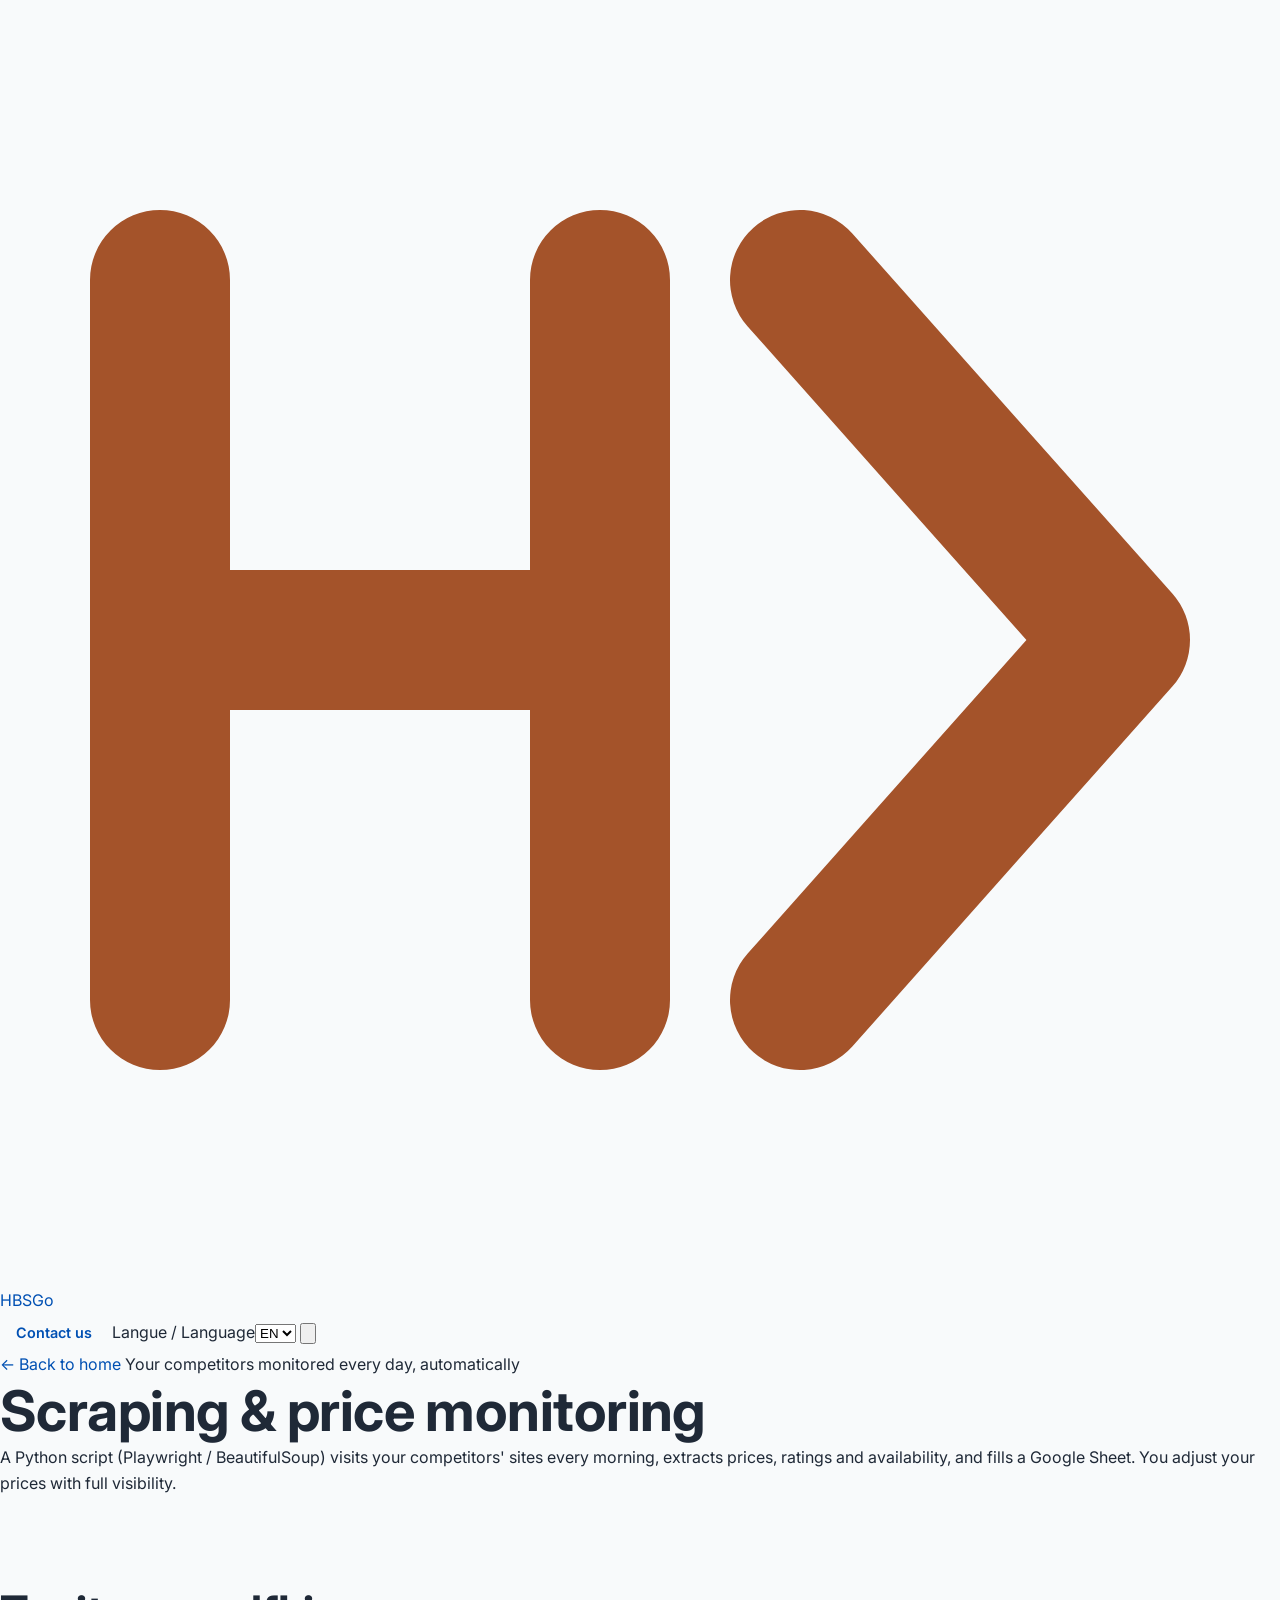
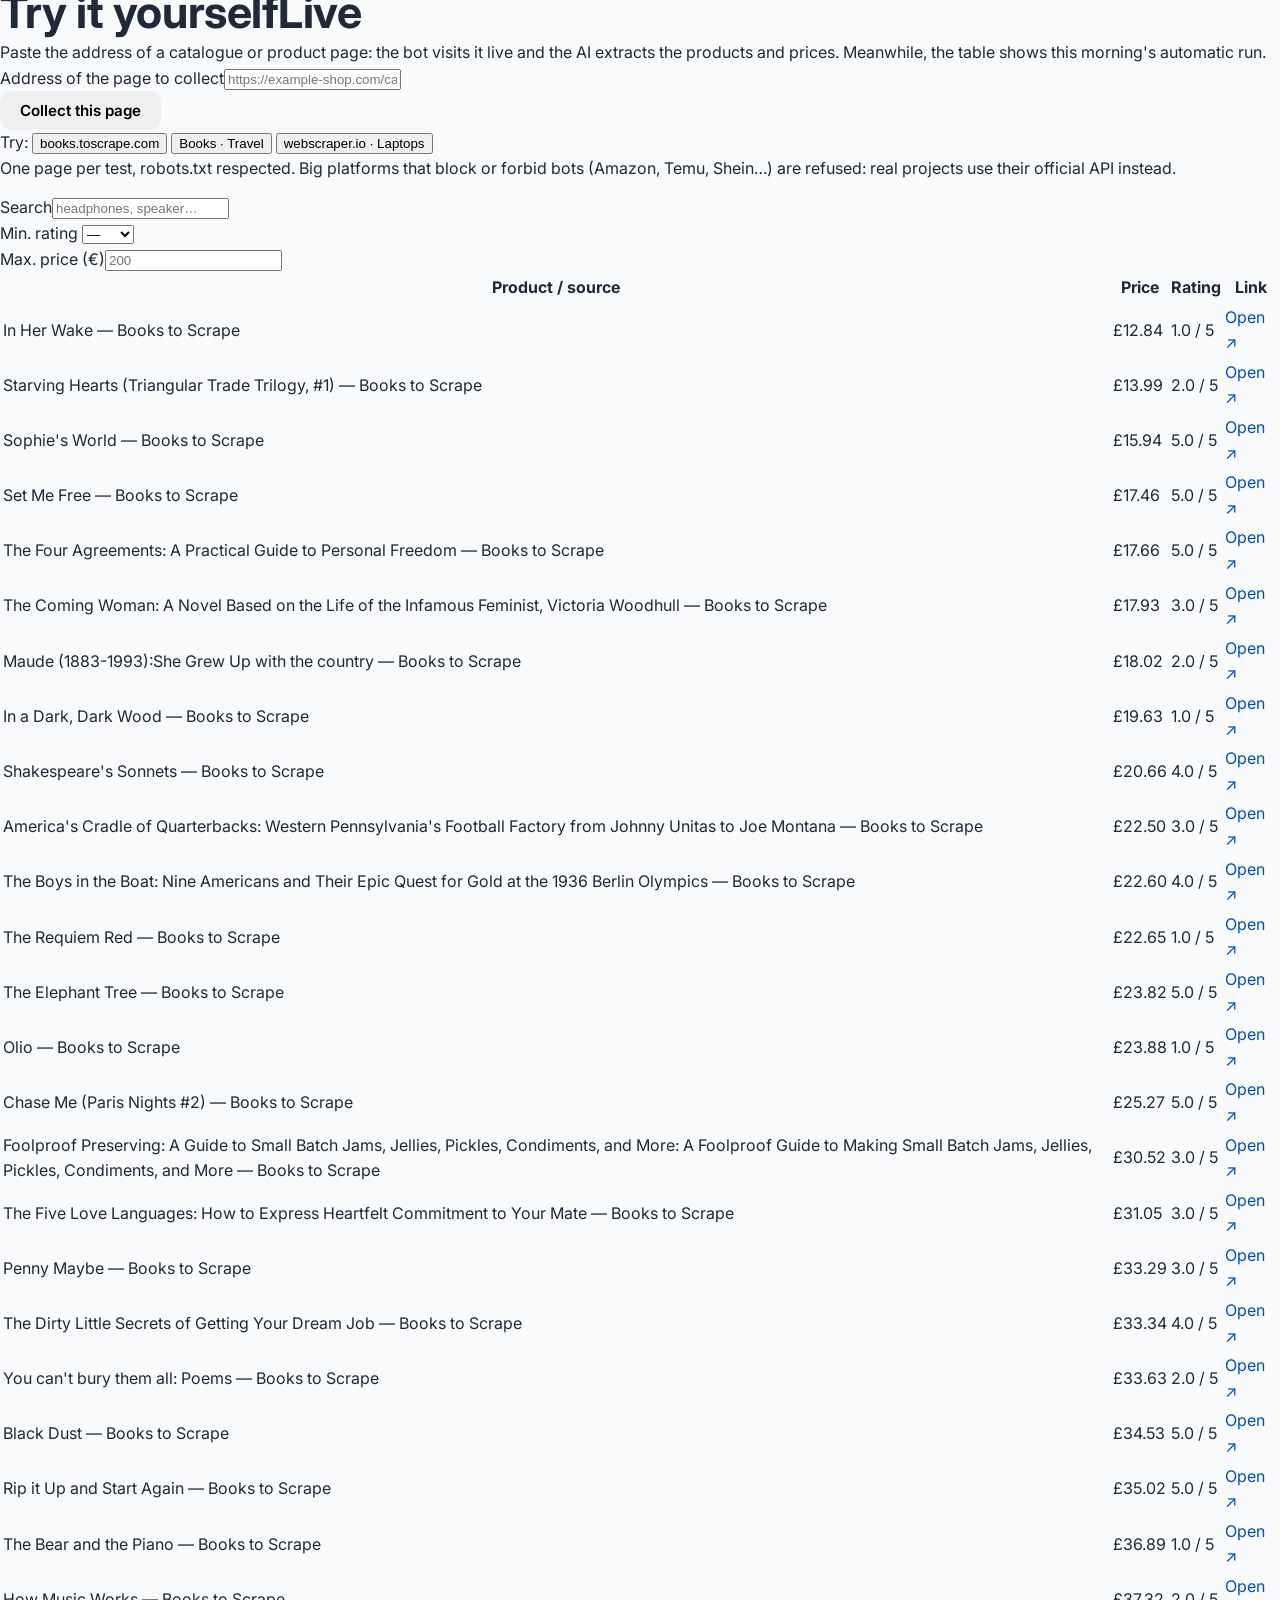
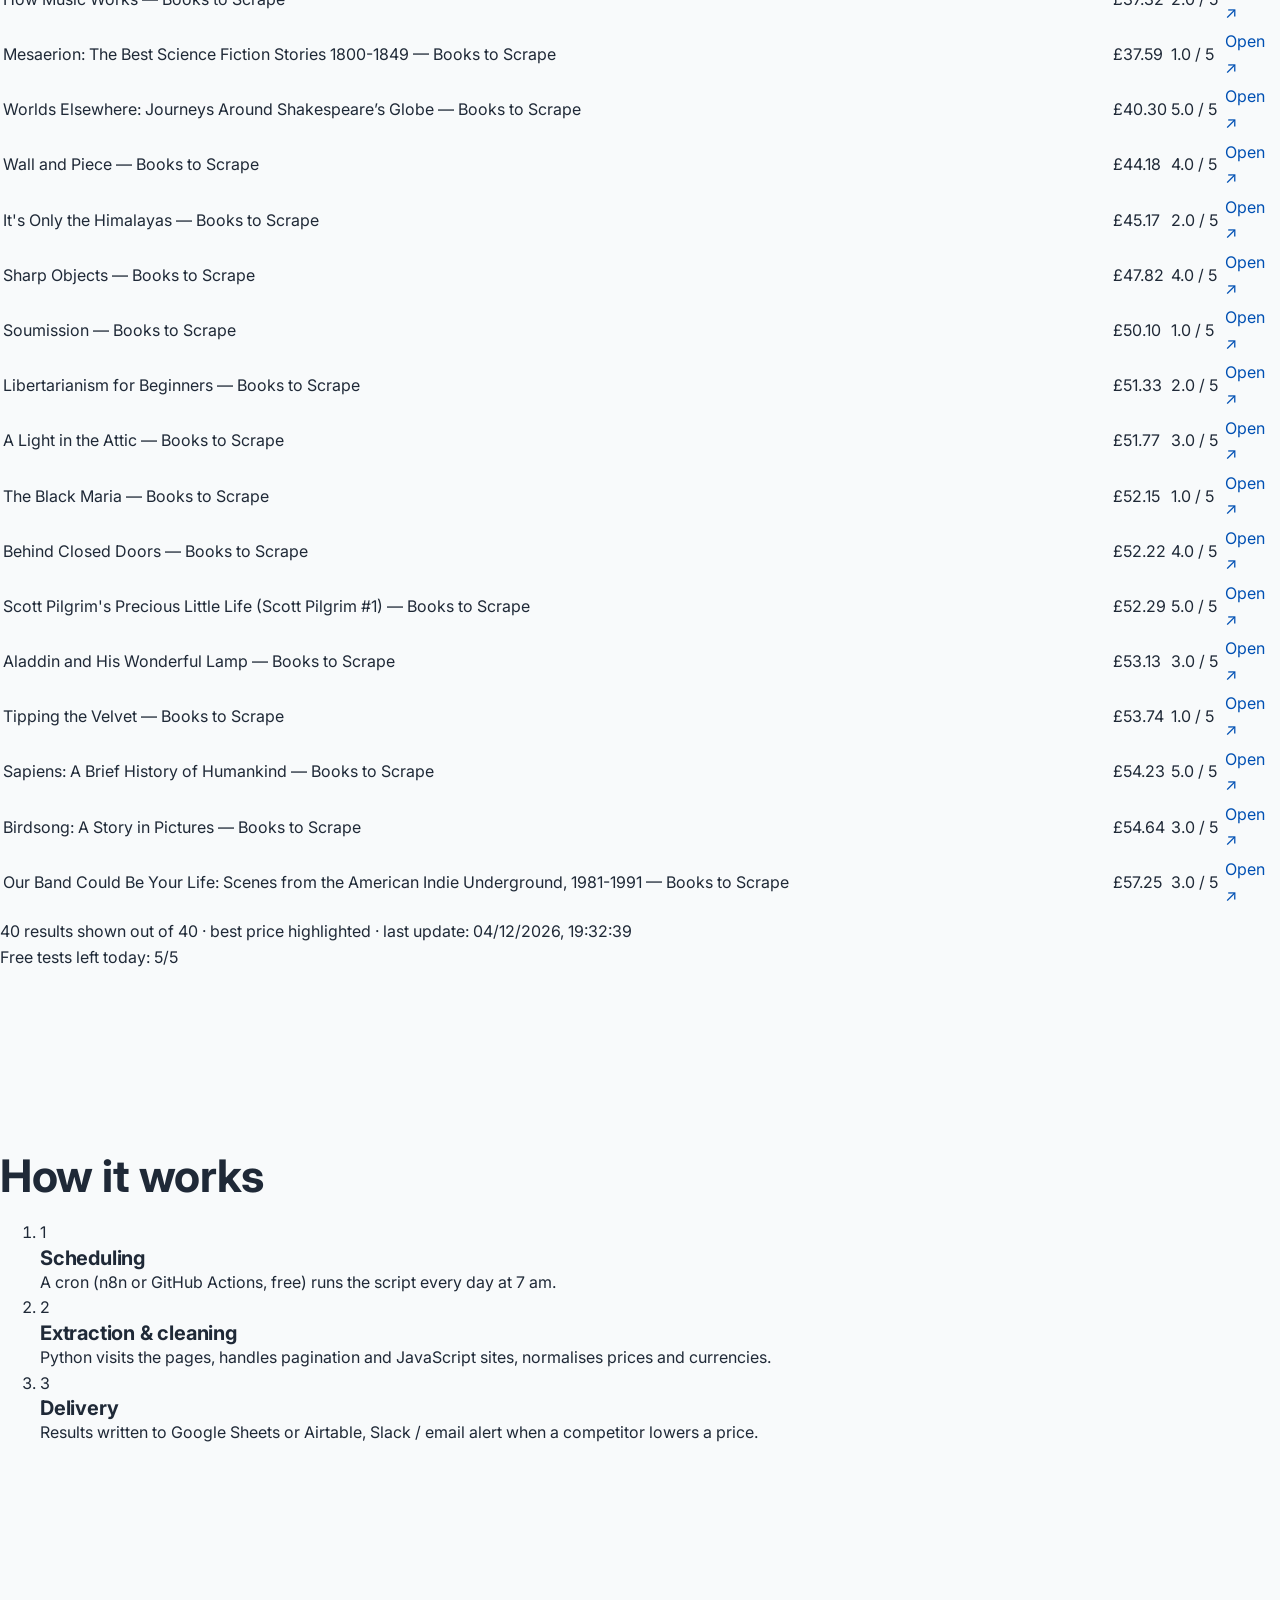
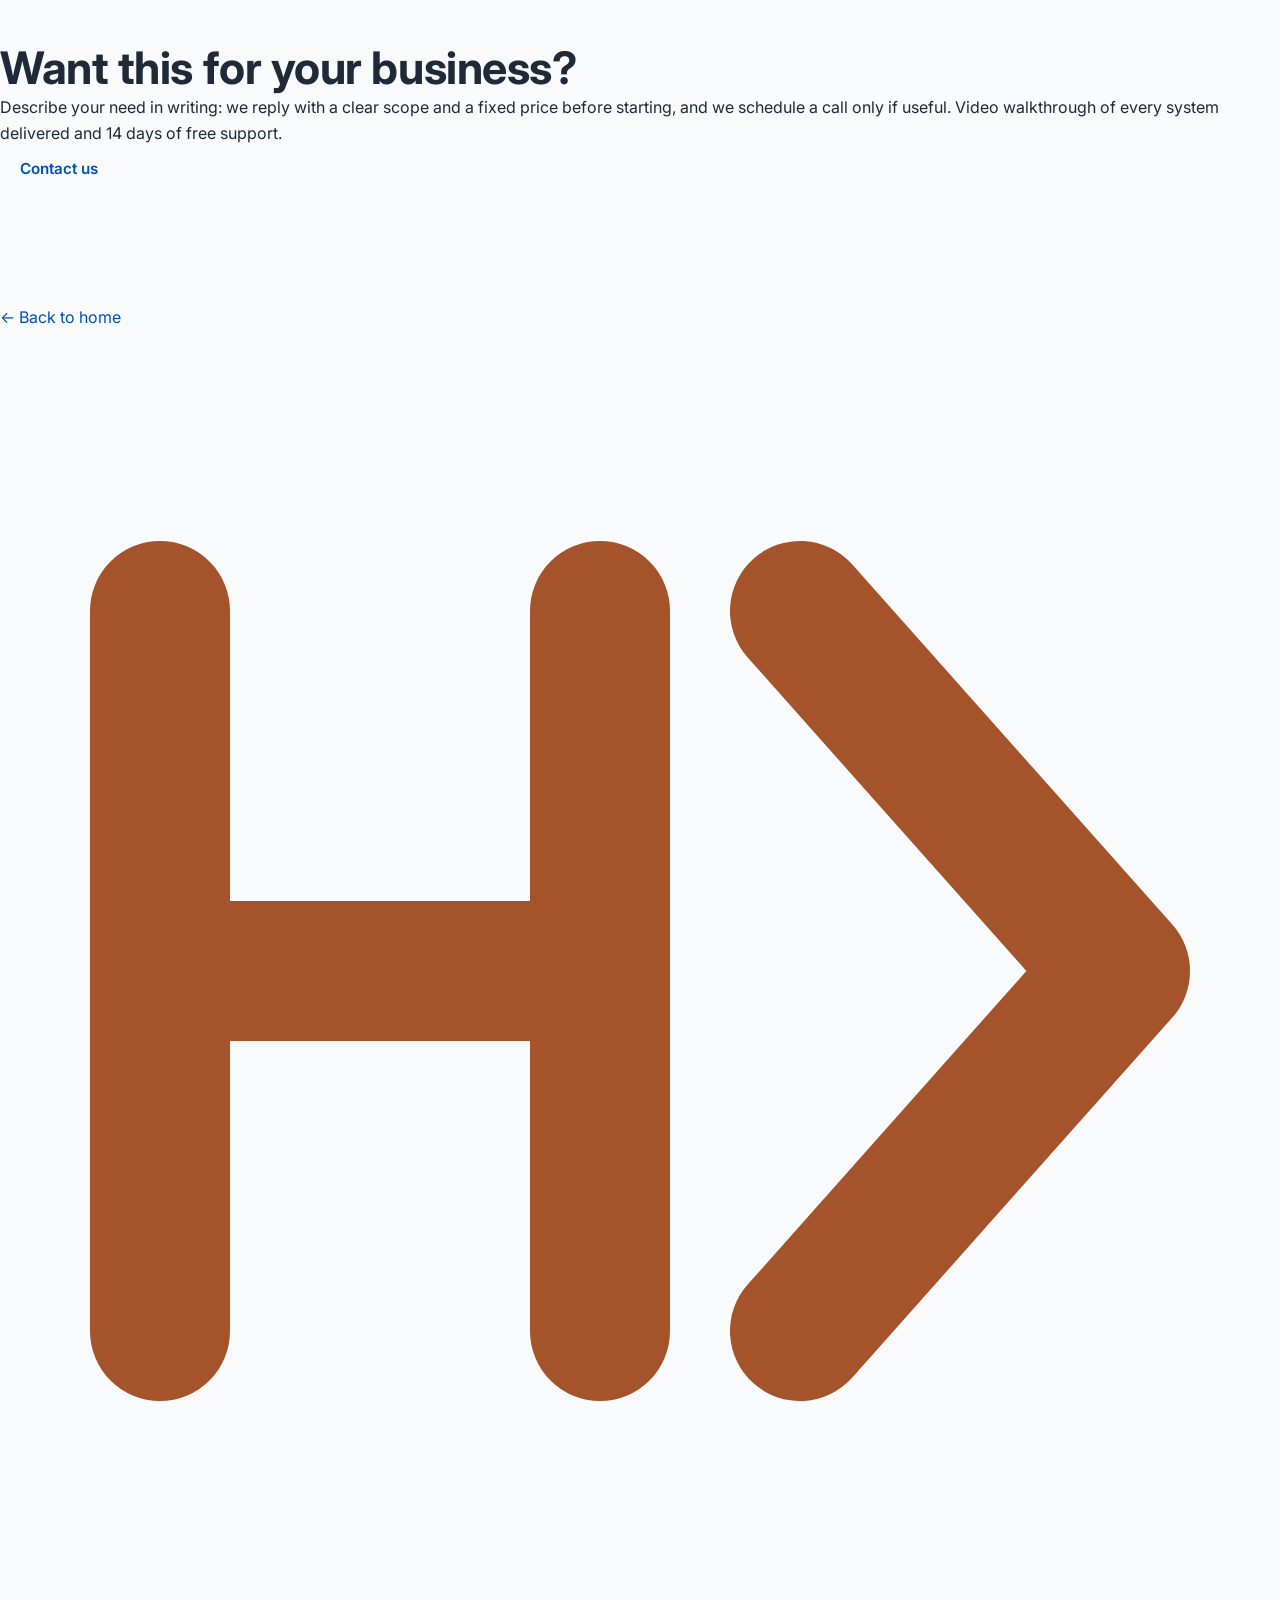
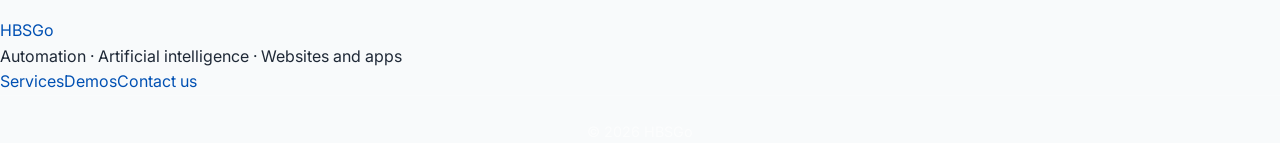
<file: demos/scraping/index.html>
<!DOCTYPE html>
<html lang="fr">
<head>
  <meta charset="utf-8">
  <meta name="viewport" content="width=device-width, initial-scale=1">
  <title>Scraping & veille de prix · HBSGo</title>
  <meta name="description" content="Les prix de vos concurrents collectés chaque matin par un script Python dans un tableau filtrable. Démo interactive gratuite.">
  <link rel="icon" type="image/svg+xml" href="../../favicon.svg">
  <link rel="stylesheet" href="../../style.css">
  <script src="../../config.js"></script>
</head>
<body data-root="../../" data-demo="scraping" data-title-key="p_title">
  <header id="site-header"></header>

  <main class="container demo-head">
    <a class="back" href="../../" data-i18n="back_home"></a>
    <span class="benefit" data-i18n="p_benefit"></span>
    <h1 data-i18n="p_title"></h1>
    <p class="lead" data-i18n="p_lead"></p>

    <section class="card test-zone">
      <h2><span data-i18n="test_zone"></span><span class="badge-live">Live</span></h2>
      <p class="muted small" data-i18n="p_hint"></p>
      <div class="toolbar">
        <div class="field" style="flex:2 1 220px"><label for="cible" data-i18n="f_cible"></label><input type="url" id="cible" maxlength="500" inputmode="url" data-i18n-placeholder="f_cible_ph"></div>
        <button type="button" class="btn" id="run" data-run data-i18n="p_run"></button>
      </div>
      <div class="examples">
        <span class="muted small" data-i18n="p_try"></span>
        <button type="button" class="chip" data-url="https://books.toscrape.com/">books.toscrape.com</button>
        <button type="button" class="chip" data-url="https://books.toscrape.com/catalogue/category/books/travel_2/index.html">Books · Travel</button>
        <button type="button" class="chip" data-url="https://webscraper.io/test-sites/e-commerce/allinone/computers/laptops">webscraper.io · Laptops</button>
      </div>
      <p class="muted small" data-i18n="p_limits"></p>
      <div class="quota-msg" data-quota-msg></div>
      <div id="status"></div>

      <div class="toolbar" style="margin-top:14px">
        <div class="field"><label for="q" data-i18n="f_search"></label><input type="text" id="q" data-i18n-placeholder="f_search_ph"></div>
        <div class="field" style="flex:0 1 140px"><label for="note-min" data-i18n="f_note"></label>
          <select id="note-min"><option value="0">—</option><option value="4">≥ 4,0</option><option value="4.5">≥ 4,5</option></select></div>
        <div class="field" style="flex:0 1 160px"><label for="prix-max" data-i18n="f_prix"></label><input type="number" id="prix-max" min="0" step="1" placeholder="200"></div>
      </div>
      <div class="table-wrap">
        <table id="table">
          <thead><tr>
            <th data-sort="titre" data-i18n="col_titre"></th>
            <th data-sort="prix" class="num" data-i18n="col_prix"></th>
            <th data-sort="note" class="num" data-i18n="col_note"></th>
            <th data-i18n="col_lien"></th>
          </tr></thead>
          <tbody id="tbody"></tbody>
        </table>
      </div>
      <p class="muted small" id="meta" style="margin:8px 0 0"></p>
      <div class="quota" data-quota></div>
    </section>

    <section class="card">
      <h2 data-i18n="loom_title"></h2>
      <div class="video" data-loom="scraping"></div>
    </section>

    <section>
      <h2 data-i18n="how_title"></h2>
      <ol class="steps">
        <li><span class="n">1</span><div><h3 data-i18n="s1t"></h3><p data-i18n="s1d"></p></div></li>
        <li><span class="n">2</span><div><h3 data-i18n="s2t"></h3><p data-i18n="s2d"></p></div></li>
        <li><span class="n">3</span><div><h3 data-i18n="s3t"></h3><p data-i18n="s3d"></p></div></li>
      </ol>
    </section>

    <section class="cta" data-cta>
      <h2 data-i18n="cta_title"></h2>
      <p data-i18n="cta_text"></p>
      <div class="btns">
      </div>
    </section>

    <p style="margin-top:24px"><a class="back" href="../../" data-i18n="back_home"></a></p>
  </main>

  <footer id="site-footer"></footer>

  <script>
    window.PAGE_I18N = {
      "fr": {
        "p_title": "Scraping & veille de prix",
        "p_benefit": "Vos concurrents surveillés chaque jour, automatiquement",
        "p_lead": "Un script Python (Playwright / BeautifulSoup) visite chaque matin les sites de vos concurrents, extrait prix, notes et disponibilités, et remplit un tableau Google Sheets. Vous ajustez vos prix en connaissance de cause.",
        "p_hint": "Collez l'adresse d'une page catalogue ou produit : le robot la visite en direct et l'IA en extrait les produits et les prix. En attendant, le tableau montre la collecte automatique de ce matin.",
        "f_cible": "Adresse de la page à collecter",
        "f_cible_ph": "https://boutique-exemple.com/categorie/casques",
        "p_run": "Collecter cette page",
        "p_try": "Essayez :",
        "p_limits": "Une seule page par test, robots.txt respecté. Les grandes plateformes qui bloquent ou interdisent les robots (Amazon, Temu, Shein…) sont refusées : pour elles, un vrai projet passe par leur API officielle.",
        "p_need_url": "Collez d'abord l'adresse d'une page (https://…).",
        "p_error": "La collecte a échoué. Réessayez dans un instant.",
        "p_source": "collecte en direct sur {source}",
        "f_search": "Rechercher",
        "f_search_ph": "casque, enceinte…",
        "f_note": "Note min.",
        "f_prix": "Prix max. (€)",
        "col_titre": "Produit / source",
        "col_prix": "Prix",
        "col_note": "Note",
        "col_lien": "Lien",
        "col_open": "Voir",
        "p_meta": "{n} résultats affichés sur {total} · meilleur prix surligné · dernière mise à jour : {date}",
        "p_updating": "Collecte en cours… (visite des pages, extraction, nettoyage)",
        "p_updated": "Mise à jour terminée : {n} lignes collectées.",
        "p_load_error": "Impossible de charger data/prix.json — données d'exemple affichées.",
        "s1t": "Planification",
        "s1d": "Un cron (n8n ou GitHub Actions, gratuit) lance le script tous les jours à 7 h.",
        "s2t": "Extraction & nettoyage",
        "s2d": "Python visite les pages, gère la pagination et les sites en JavaScript, normalise prix et devises.",
        "s3t": "Livraison",
        "s3d": "Résultats écrits dans Google Sheets ou Airtable, alerte Slack / email si un concurrent baisse son prix."
      },
      "en": {
        "p_title": "Scraping & price monitoring",
        "p_benefit": "Your competitors monitored every day, automatically",
        "p_lead": "A Python script (Playwright / BeautifulSoup) visits your competitors' sites every morning, extracts prices, ratings and availability, and fills a Google Sheet. You adjust your prices with full visibility.",
        "p_hint": "Paste the address of a catalogue or product page: the bot visits it live and the AI extracts the products and prices. Meanwhile, the table shows this morning's automatic run.",
        "f_cible": "Address of the page to collect",
        "f_cible_ph": "https://example-shop.com/category/headphones",
        "p_run": "Collect this page",
        "p_try": "Try:",
        "p_limits": "One page per test, robots.txt respected. Big platforms that block or forbid bots (Amazon, Temu, Shein…) are refused: real projects use their official API instead.",
        "p_need_url": "Paste a page address first (https://…).",
        "p_error": "Collection failed. Please try again in a moment.",
        "p_source": "live collection from {source}",
        "f_search": "Search",
        "f_search_ph": "headphones, speaker…",
        "f_note": "Min. rating",
        "f_prix": "Max. price (€)",
        "col_titre": "Product / source",
        "col_prix": "Price",
        "col_note": "Rating",
        "col_lien": "Link",
        "col_open": "Open",
        "p_meta": "{n} results shown out of {total} · best price highlighted · last update: {date}",
        "p_updating": "Crawling… (visiting pages, extracting, cleaning)",
        "p_updated": "Update done: {n} rows collected.",
        "p_load_error": "Could not load data/prix.json — sample data shown.",
        "s1t": "Scheduling",
        "s1d": "A cron (n8n or GitHub Actions, free) runs the script every day at 7 am.",
        "s2t": "Extraction & cleaning",
        "s2d": "Python visits the pages, handles pagination and JavaScript sites, normalises prices and currencies.",
        "s3t": "Delivery",
        "s3d": "Results written to Google Sheets or Airtable, Slack / email alert when a competitor lowers a price."
      },
      "ar": {
        "p_title": "استخلاص البيانات ومراقبة الأسعار",
        "p_benefit": "مراقبة منافسيك يوميًا وبشكل تلقائي",
        "p_lead": "يقوم برنامج بايثون (Playwright / BeautifulSoup) بزيارة مواقع منافسيك كل صباح، استخراج الأسعار، التقييمات والتوافر، وتعبئة ورقة Google. يمكنك تعديل أسعارك مع رؤية كاملة.",
        "p_hint": "الصق عنوان كتالوج أو صفحة منتج: يقوم الروبوت بزيارته مباشرة ويستخرج الذكاء الاصطناعي المنتجات والأسعار. في الوقت نفسه، يعرض الجدول تشغيل اليوم الصباحي التلقائي.",
        "f_cible": "عنوان الصفحة لجمع البيانات",
        "f_cible_ph": "https://example-shop.com/category/headphones",
        "p_run": "جمع هذه الصفحة",
        "p_try": "جرب:",
        "p_limits": "صفحة واحدة لكل اختبار، مع احترام robots.txt. تُرفض المنصات الكبيرة التي تحظر أو تمنع الروبوتات (Amazon, Temu, Shein…)؛ تُستخدم واجهات برمجة التطبيقات الرسمية للمشاريع الفعلية بدلاً منها.",
        "p_need_url": "الرجاء لصق عنوان صفحة أولاً (https://…).",
        "p_error": "فشل الجمع. يرجى المحاولة مرة أخرى بعد قليل.",
        "p_source": "جمع مباشر من {source}",
        "f_search": "بحث",
        "f_search_ph": "headphones, speaker…",
        "f_note": "الحد الأدنى للتقييم",
        "f_prix": "الحد الأقصى للسعر (€)",
        "col_titre": "المنتج / المصدر",
        "col_prix": "السعر",
        "col_note": "التقييم",
        "col_lien": "الرابط",
        "col_open": "فتح",
        "p_meta": "{n} نتائج معروضة من إجمالي {total} · تم تمييز أفضل سعر · آخر تحديث: {date}",
        "p_updating": "جارٍ الزحف… (زيارة الصفحات، استخراج، تنظيف)",
        "p_updated": "اكتمل التحديث: تم جمع {n} صفوف.",
        "p_load_error": "تعذر تحميل data/prix.json — عرض بيانات عينة.",
        "s1t": "الجدولة",
        "s1d": "يتم تشغيل برنامج كرون (n8n أو GitHub Actions، مجاني) السكريبت كل يوم في الساعة 7 صباحًا.",
        "s2t": "الاستخراج والتنظيف",
        "s2d": "يقوم Python بزيارة الصفحات، ويتعامل مع التصفح الصفحات المتعددة ومواقع JavaScript، ويُعَدِّل الأسعار والعملات.",
        "s3t": "التسليم",
        "s3d": "يتم كتابة النتائج إلى Google Sheets أو Airtable، وإرسال تنبيه عبر Slack / البريد الإلكتروني عندما يخفض أحد المنافسين السعر."
      },
      "de": {
        "p_title": "Scraping & Preisüberwachung",
        "p_benefit": "Ihre Wettbewerber werden täglich automatisch überwacht",
        "p_lead": "Ein Python‑Skript (Playwright / BeautifulSoup) besucht jeden Morgen die Websites Ihrer Wettbewerber, extrahiert Preise, Bewertungen und Verfügbarkeit und füllt ein Google‑Sheet. Sie passen Ihre Preise mit voller Transparenz an.",
        "p_hint": "Fügen Sie die Adresse eines Katalogs oder einer Produktseite ein: Der Bot besucht sie live und die KI extrahiert die Produkte und Preise. Gleichzeitig zeigt die Tabelle den automatischen Durchlauf von heute Morgen an.",
        "f_cible": "Adresse der zu sammelnden Seite",
        "f_cible_ph": "https://example-shop.com/category/headphones",
        "p_run": "Diese Seite sammeln",
        "p_try": "Versuchen Sie:",
        "p_limits": "Eine Seite pro Test, robots.txt wird beachtet. Große Plattformen, die Bots blockieren oder verbieten (Amazon, Temu, Shein…) werden abgelehnt: Für reale Projekte nutzen Sie deren offizielle API.",
        "p_need_url": "Bitte zuerst eine Seitenadresse einfügen (https://…).",
        "p_error": "Sammlung fehlgeschlagen. Bitte versuchen Sie es in einem Moment erneut.",
        "p_source": "Live‑Sammlung von {source}",
        "f_search": "Suche",
        "f_search_ph": "Kopfhörer, Lautsprecher…",
        "f_note": "Min. Bewertung",
        "f_prix": "Max. Preis (€)",
        "col_titre": "Produkt / Quelle",
        "col_prix": "Preis",
        "col_note": "Bewertung",
        "col_lien": "Link",
        "col_open": "Öffnen",
        "p_meta": "{n} Ergebnisse angezeigt von {total} · bester Preis hervorgehoben · letzte Aktualisierung: {date}",
        "p_updating": "Crawling… (Seiten werden besucht, extrahiert, bereinigt)",
        "p_updated": "Aktualisierung abgeschlossen: {n} Zeilen gesammelt.",
        "p_load_error": "Daten/prix.json konnte nicht geladen werden — Beispielsdaten werden angezeigt.",
        "s1t": "Planung",
        "s1d": "Ein Cron (n8n oder GitHub Actions, kostenlos) führt das Skript täglich um 7 Uhr aus.",
        "s2t": "Extraktion & Bereinigung",
        "s2d": "Python besucht die Seiten, verarbeitet Paginierung und JavaScript‑Seiten, normalisiert Preise und Währungen.",
        "s3t": "Auslieferung",
        "s3d": "Ergebnisse werden in Google Sheets oder Airtable geschrieben, Slack‑/E‑Mail‑Benachrichtigung, wenn ein Wettbewerber den Preis senkt."
      },
      "es": {
        "p_title": "Raspado y monitorización de precios",
        "p_benefit": "Sus competidores monitorizados cada día, automáticamente",
        "p_lead": "Un script de Python (Playwright / BeautifulSoup) visita los sitios de sus competidores cada mañana, extrae precios, valoraciones y disponibilidad, y rellena una hoja de Google. Usted ajusta sus precios con total visibilidad.",
        "p_hint": "Pegue la dirección de un catálogo o página de producto: el bot la visita en tiempo real y la IA extrae los productos y precios. Mientras tanto, la tabla muestra la ejecución automática de esta mañana.",
        "f_cible": "Dirección de la página a recopilar",
        "f_cible_ph": "https://example-shop.com/category/headphones",
        "p_run": "Recopilar esta página",
        "p_try": "Prueba:",
        "p_limits": "Una página por prueba, respetando robots.txt. Las grandes plataformas que bloquean o prohíben bots (Amazon, Temu, Shein…) son rechazadas: los proyectos reales usan su API oficial.",
        "p_need_url": "Pegue primero una dirección de página (https://…).",
        "p_error": "La recopilación falló. Por favor, inténtelo de nuevo en un momento.",
        "p_source": "recopilación en vivo de {source}",
        "f_search": "Buscar",
        "f_search_ph": "auriculares, altavoz…",
        "f_note": "Valoración mínima",
        "f_prix": "Precio máximo (€)",
        "col_titre": "Producto / origen",
        "col_prix": "Precio",
        "col_note": "Valoración",
        "col_lien": "Enlace",
        "col_open": "Abrir",
        "p_meta": "{n} resultados mostrados de {total} · mejor precio resaltado · última actualización: {date}",
        "p_updating": "Rastreando… (visitando páginas, extrayendo, limpiando)",
        "p_updated": "Actualización completada: {n} filas recopiladas.",
        "p_load_error": "No se pudo cargar data/prix.json — se muestra datos de ejemplo.",
        "s1t": "Programación",
        "s1d": "Un cron (n8n o GitHub Actions, gratuito) ejecuta el script todos los días a las 7 a.m.",
        "s2t": "Extracción y limpieza",
        "s2d": "Python visita las páginas, gestiona la paginación y los sitios con JavaScript, normaliza precios y monedas.",
        "s3t": "Entrega",
        "s3d": "Los resultados se escriben en Google Sheets o Airtable, con alerta en Slack / correo electrónico cuando un competidor baja un precio."
      }
    };
  </script>
  <script src="../../app.js"></script>
  <script>
    (function () {
      var D = window.Demo, SLUG = 'scraping';
      var tbody = D.qs('#tbody'), meta = D.qs('#meta'), status = D.qs('#status'), btn = D.qs('#run');
      var rows = [], lastUpdate = new Date(), sortKey = 'prix', sortDir = 1;

      /* Données de secours si data/prix.json est inaccessible (ex. ouverture en file://) */
      var FALLBACK = [
        { titre: 'Casque Bluetooth ANC Pro — Boutique A', prix: 129.90, lien: 'https://exemple-boutique-a.test/casque-anc-pro', note: 4.6 },
        { titre: 'Casque Bluetooth ANC Pro — Boutique B', prix: 119.00, lien: 'https://exemple-boutique-b.test/casque-anc-pro', note: 4.4 },
        { titre: 'Enceinte portable 20 W — Boutique A', prix: 59.99, lien: 'https://exemple-boutique-a.test/enceinte-20w', note: 4.2 },
        { titre: 'Montre connectée Sport — Boutique A', prix: 189.00, lien: 'https://exemple-boutique-a.test/montre-sport', note: 4.5 }
      ];

      var liveSource = null;
      function fmtPrice(p, devise) {
        var loc = D.getLang() === 'fr' ? 'fr-FR' : 'en-GB';
        try { return new Intl.NumberFormat(loc, { style: 'currency', currency: devise || 'EUR', currencyDisplay: 'narrowSymbol' }).format(p); }
        catch (e) { return new Intl.NumberFormat(loc, { minimumFractionDigits: 2 }).format(p) + (devise ? ' ' + devise : ''); }
      }
      function fmtNote(n) { return n === null || n === undefined || n === '' || isNaN(Number(n)) ? '—' : Number(n).toFixed(1) + ' / 5'; }
      function productKey(t) { return String(t).split(' — ')[0].trim().toLowerCase(); }

      function render() {
        var q = D.qs('#q').value.trim().toLowerCase();
        var noteMin = parseFloat(D.qs('#note-min').value) || 0;
        var prixMax = parseFloat(D.qs('#prix-max').value);
        var best = {};
        rows.forEach(function (r) { var k = productKey(r.titre); if (best[k] === undefined || r.prix < best[k]) best[k] = r.prix; });
        var list = rows.filter(function (r) {
          return (!q || String(r.titre).toLowerCase().indexOf(q) !== -1) && (Number(r.note) || 0) >= noteMin && (isNaN(prixMax) || Number(r.prix) <= prixMax);
        }).sort(function (a, b) {
          var va = a[sortKey], vb = b[sortKey];
          if (typeof va === 'string') return va.localeCompare(vb) * sortDir;
          return ((Number(va) || 0) - (Number(vb) || 0)) * sortDir;
        });
        tbody.innerHTML = list.map(function (r) {
          var isBest = best[productKey(r.titre)] === r.prix;
          return '<tr' + (isBest ? ' class="best"' : '') + '><td>' + D.escapeHtml(r.titre) + '</td><td class="num">' + fmtPrice(Number(r.prix) || 0, r.devise) + '</td><td class="num">' + fmtNote(r.note) + '</td>' +
            '<td><a href="' + D.escapeHtml(r.lien) + '" target="_blank" rel="noopener nofollow">' + D.escapeHtml(D.t('col_open')) + ' ↗</a></td></tr>';
        }).join('') || '<tr><td colspan="4" class="muted">—</td></tr>';
        var date = lastUpdate.toLocaleString(D.getLang() === 'fr' ? 'fr-FR' : 'en-GB');
        meta.textContent = D.t('p_meta', { n: list.length, total: rows.length, date: date }) + (liveSource ? ' · ' + D.t('p_source', { source: liveSource, date: date }) : '');
      }

      ['#q', '#note-min', '#prix-max'].forEach(function (s) { D.qs(s).addEventListener('input', render); });
      D.qsa('th[data-sort]').forEach(function (th) {
        th.addEventListener('click', function () {
          var k = th.getAttribute('data-sort');
          if (sortKey === k) sortDir = -sortDir; else { sortKey = k; sortDir = 1; }
          render();
        });
      });
      document.addEventListener('demo:lang', render);

      /* Chargement initial : data/prix.json (tableau d'objets { titre, prix, lien, note }) */
      fetch('../../data/prix.json', { cache: 'no-store' })
        .then(function (r) { if (!r.ok) throw new Error('HTTP ' + r.status); return r.json(); })
        .then(function (data) { if (!Array.isArray(data)) throw new Error('bad json'); rows = data; render(); })
        .catch(function () { rows = FALLBACK; render(); D.errorBanner(status, D.t('p_load_error')); });

      /* Collecte en direct : POST /api/scraping { url } -> { ok, source, resultats, message } */
      D.qsa('[data-url]').forEach(function (b) {
        b.addEventListener('click', function () { D.qs('#cible').value = b.getAttribute('data-url'); D.qs('#cible').focus(); });
      });
      function banner(cls, text) {
        var div = document.createElement('div'); div.className = 'banner ' + cls; div.textContent = text;
        status.appendChild(div);
      }
      btn.addEventListener('click', function () {
        status.innerHTML = '';
        var cible = D.qs('#cible').value.trim();
        if (!/^https?:\/\/\S+\.\S+/i.test(cible)) { D.errorBanner(status, D.t('p_need_url')); return; }
        if (!D.consumeQuota(SLUG)) return;
        D.setBusy(btn, true);
        var info = document.createElement('div'); info.className = 'banner banner-success'; info.innerHTML = '<span class="spinner"></span> ' + D.escapeHtml(D.t('p_updating'));
        status.appendChild(info);
        var ctrl = typeof AbortController !== 'undefined' ? new AbortController() : null;
        var timer = ctrl ? setTimeout(function () { ctrl.abort(); }, 50000) : null;
        fetch('../../api/scraping', {
          method: 'POST',
          headers: { 'Content-Type': 'application/json', 'Accept': 'application/json' },
          body: JSON.stringify({ lang: D.getLang(), url: cible }),
          signal: ctrl ? ctrl.signal : undefined
        })
          .then(function (res) { return res.json().catch(function () { return {}; }).then(function (data) { return { ok: res.ok, data: data }; }); })
          .then(function (r) {
            status.innerHTML = '';
            if (!r.ok || !r.data || r.data.ok !== true) { D.errorBanner(status, (r.data && r.data.message) || D.t('p_error')); return; }
            if (Array.isArray(r.data.resultats) && r.data.resultats.length) {
              rows = r.data.resultats; liveSource = r.data.source || null; lastUpdate = new Date();
              D.qs('#q').value = ''; D.qs('#note-min').value = '0'; D.qs('#prix-max').value = '';
              render();
              banner('banner-success', r.data.message || D.t('p_updated', { n: rows.length }));
            } else {
              banner('banner-offline', r.data.message || D.t('p_error'));
            }
          })
          .catch(function () { status.innerHTML = ''; D.errorBanner(status, D.t('p_error')); })
          .then(function () { if (timer) clearTimeout(timer); D.setBusy(btn, false); D.renderQuota(SLUG); });
      });
    })();
  </script>
</body>
</html>
</file>
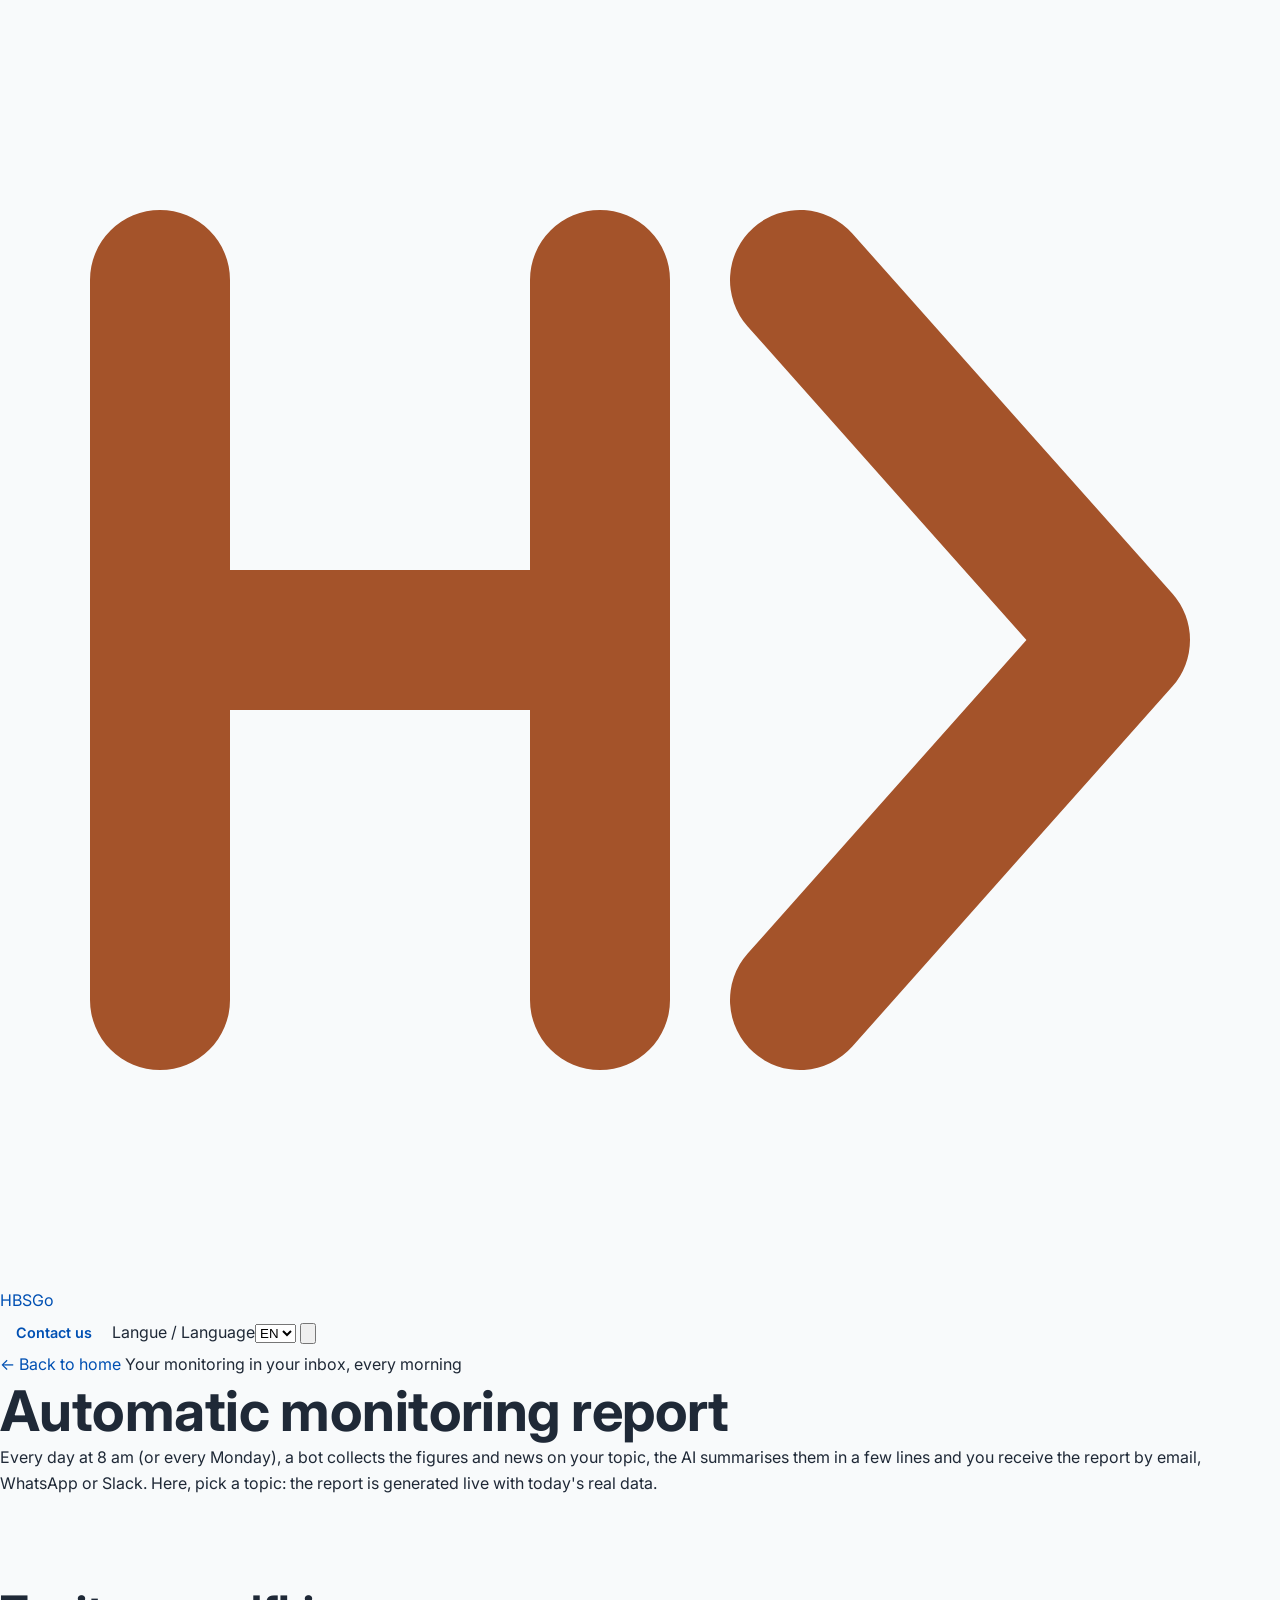
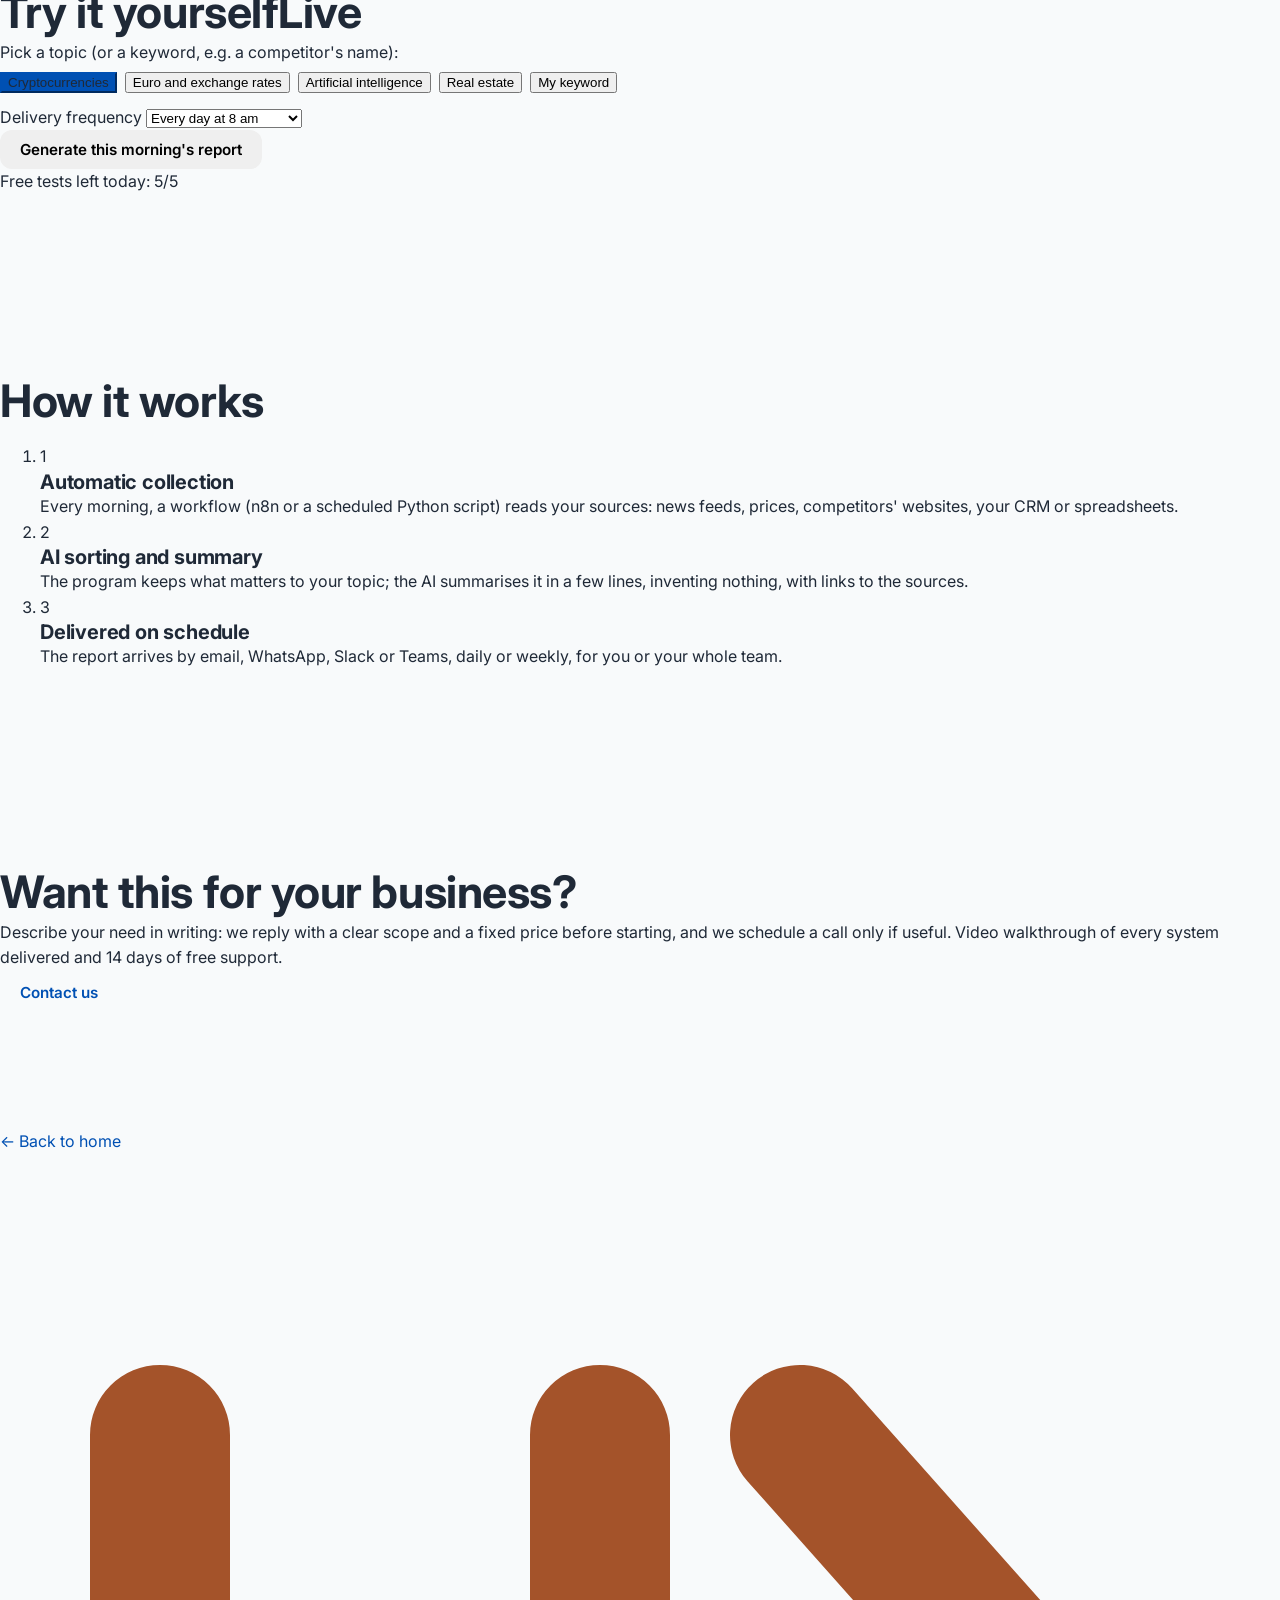
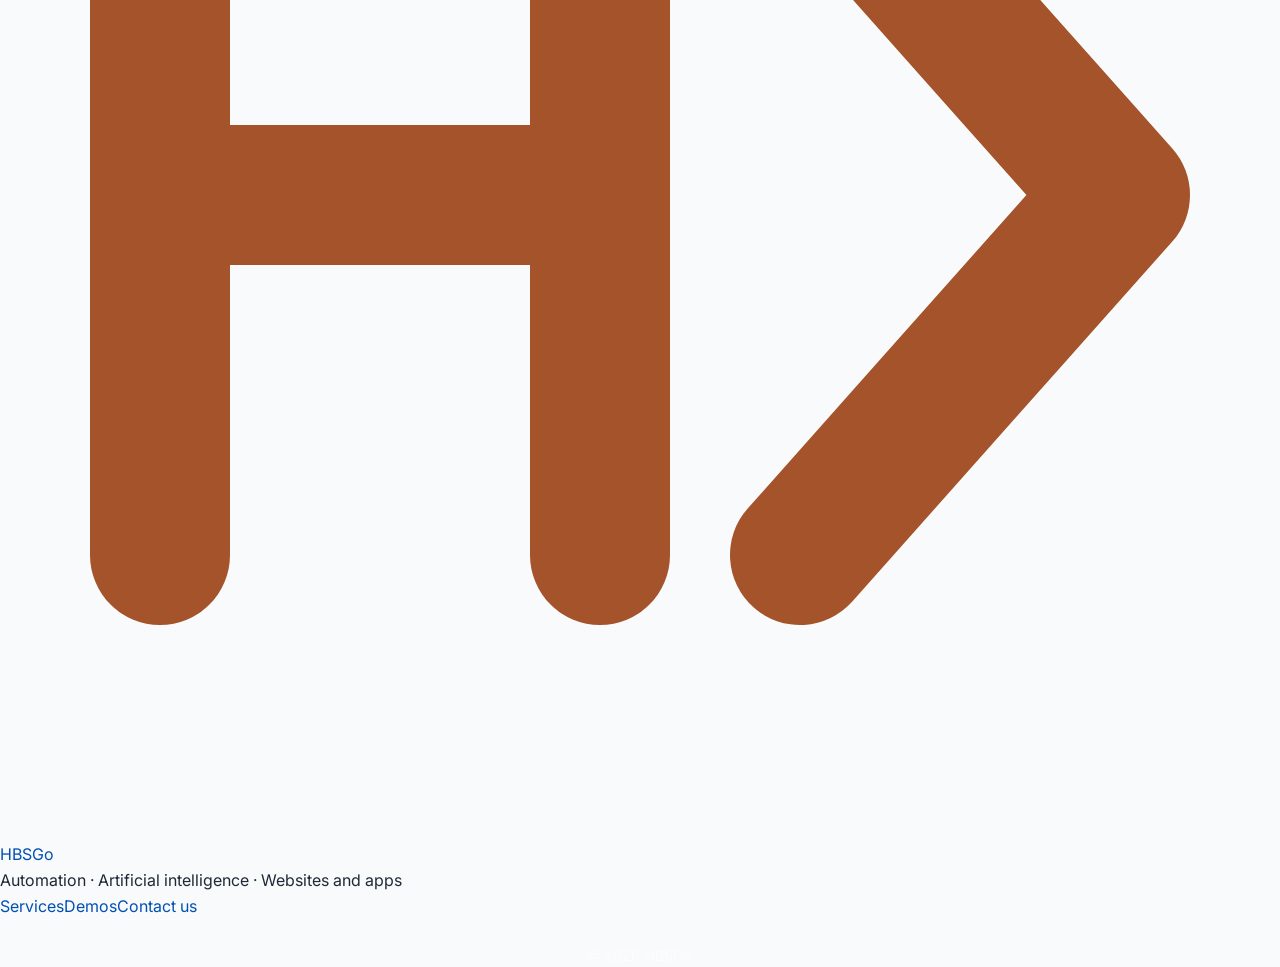
<file: demos/veille/index.html>
<!DOCTYPE html>
<html lang="fr">
<head>
  <meta charset="utf-8">
  <meta name="viewport" content="width=device-width, initial-scale=1">
  <title>Rapport de veille automatique · HBSGo</title>
  <meta name="description" content="Choisissez un sujet : voici le rapport de veille que vous recevriez chaque matin, avec les chiffres du jour et les actualités résumées par l'IA.">
  <link rel="icon" type="image/svg+xml" href="../../favicon.svg">
  <link rel="stylesheet" href="../../style.css">
  <script src="../../config.js"></script>
  <style>
    .topics { display: flex; flex-wrap: wrap; gap: 8px; margin: 6px 0 12px; }
    .topics .chip[aria-pressed="true"] { background: var(--primary); color: var(--on-primary); border-color: var(--primary); }
    .mail { border: 1px solid var(--border); border-radius: var(--radius-sm); overflow: hidden; margin-top: 16px; background: var(--bg-elev); }
    .mail-head { background: var(--bg-soft); padding: 12px 14px; font-size: .85rem; color: var(--text-muted); display: grid; gap: 3px; }
    .mail-head b { color: var(--text); font-weight: 600; }
    .mail-body { padding: 14px; }
    .tiles { display: grid; gap: 10px; grid-template-columns: repeat(auto-fit, minmax(150px, 1fr)); margin-bottom: 14px; }
    .tile { background: var(--bg-soft); border-radius: var(--radius-sm); padding: 10px 12px; }
    .tile .k { font-size: .75rem; color: var(--text-muted); }
    .tile .v { font-size: 1.15rem; font-weight: 700; margin-top: 2px; }
    .tile .d { font-size: .8rem; margin-top: 2px; color: var(--text-muted); }
    .tile .d.up { color: var(--success); } .tile .d.down { color: var(--danger); }
    .links { margin: 12px 0 0; padding-left: 18px; font-size: .9rem; }
    .links li { margin: 4px 0; }
    .links .src { color: var(--text-muted); font-size: .8rem; }
  </style>
</head>
<body data-root="../../" data-demo="veille" data-title-key="p_title">
  <header id="site-header"></header>

  <main class="container demo-head">
    <a class="back" href="../../" data-i18n="back_home"></a>
    <span class="benefit" data-i18n="p_benefit"></span>
    <h1 data-i18n="p_title"></h1>
    <p class="lead" data-i18n="p_lead"></p>

    <section class="card test-zone">
      <h2><span data-i18n="test_zone"></span><span class="badge-live">Live</span></h2>
      <p class="muted small" data-i18n="p_hint"></p>
      <div class="topics" role="group" data-i18n-aria="p_topic">
        <button type="button" class="chip" data-sujet="crypto" data-i18n="t_crypto" aria-pressed="true"></button>
        <button type="button" class="chip" data-sujet="change" data-i18n="t_change" aria-pressed="false"></button>
        <button type="button" class="chip" data-sujet="ia" data-i18n="t_ia" aria-pressed="false"></button>
        <button type="button" class="chip" data-sujet="immobilier" data-i18n="t_immo" aria-pressed="false"></button>
        <button type="button" class="chip" data-sujet="motcle" data-i18n="t_motcle" aria-pressed="false"></button>
      </div>
      <div class="row row-2">
        <div class="field" id="motcle-field" hidden><label for="motcle" data-i18n="f_motcle"></label><input type="text" id="motcle" maxlength="40" data-i18n-placeholder="f_motcle_ph"></div>
        <div class="field"><label for="freq" data-i18n="f_freq"></label>
          <select id="freq">
            <option value="jour" data-i18n="freq_jour"></option>
            <option value="semaine" data-i18n="freq_semaine"></option>
          </select></div>
      </div>
      <button type="button" class="btn" id="run" data-run data-i18n="p_run"></button>
      <div class="quota-msg" data-quota-msg></div>
      <div id="result"></div>
      <div class="quota" data-quota></div>
    </section>

    <section class="card">
      <h2 data-i18n="loom_title"></h2>
      <div class="video" data-loom="veille"></div>
    </section>

    <section>
      <h2 data-i18n="how_title"></h2>
      <ol class="steps">
        <li><span class="n">1</span><div><h3 data-i18n="s1t"></h3><p data-i18n="s1d"></p></div></li>
        <li><span class="n">2</span><div><h3 data-i18n="s2t"></h3><p data-i18n="s2d"></p></div></li>
        <li><span class="n">3</span><div><h3 data-i18n="s3t"></h3><p data-i18n="s3d"></p></div></li>
      </ol>
    </section>

    <section class="cta" data-cta>
      <h2 data-i18n="cta_title"></h2>
      <p data-i18n="cta_text"></p>
      <div class="btns">
      </div>
    </section>

    <p style="margin-top:24px"><a class="back" href="../../" data-i18n="back_home"></a></p>
  </main>

  <footer id="site-footer"></footer>

  <script>
    window.PAGE_I18N = {
      "fr": {
        "p_title": "Rapport de veille automatique",
        "p_benefit": "Votre veille dans votre boîte mail, chaque matin",
        "p_lead": "Chaque jour à 8 h (ou chaque lundi), un robot collecte les chiffres et les actualités de votre sujet, l'IA les résume en quelques lignes et vous recevez le rapport par email, WhatsApp ou Slack. Ici, choisissez un sujet : le rapport est généré en direct avec les vraies données du jour.",
        "p_hint": "Choisissez un sujet (ou un mot-clé, par exemple le nom d'un concurrent) :",
        "p_topic": "Sujet",
        "t_crypto": "Crypto-monnaies",
        "t_change": "Euro et taux de change",
        "t_ia": "Intelligence artificielle",
        "t_immo": "Immobilier",
        "t_motcle": "Mon mot-clé",
        "f_motcle": "Votre mot-clé",
        "f_motcle_ph": "Renault, inflation, Airbus…",
        "f_freq": "Fréquence d'envoi",
        "freq_jour": "Chaque jour à 8 h",
        "freq_semaine": "Chaque lundi à 8 h",
        "p_run": "Générer le rapport de ce matin",
        "p_need_kw": "Entrez un mot-clé (2 à 40 caractères).",
        "p_error": "Le rapport n'a pas pu être généré. Réessayez dans une minute.",
        "m_from": "De",
        "m_to": "À",
        "m_subject": "Objet",
        "m_when": "Envoi",
        "m_from_v": "Veille automatique",
        "m_to_v": "vous@votre-entreprise.fr",
        "m_subject_v": "Votre veille « {s} » du {d}",
        "m_when_jour": "chaque jour à 8 h (exemple généré maintenant)",
        "m_when_semaine": "chaque lundi à 8 h (exemple généré maintenant)",
        "m_links": "Articles cités",
        "m_sources": "Sources : {s}. Données lues en direct au moment de votre demande.",
        "m_ecb": "Taux BCE du {d}",
        "m_24h": "{v} sur 24 h",
        "s1t": "Collecte automatique",
        "s1d": "Chaque matin, un workflow (n8n ou script Python planifié) lit vos sources : flux d'actualités, cours, sites de concurrents, votre CRM ou vos tableaux.",
        "s2t": "Tri et résumé par l'IA",
        "s2d": "Le programme garde ce qui concerne votre sujet ; l'IA résume en quelques lignes, sans rien inventer, avec les liens vers les sources.",
        "s3t": "Livraison à l'heure choisie",
        "s3d": "Le rapport arrive par email, WhatsApp, Slack ou Teams, chaque jour ou chaque semaine, pour vous ou toute votre équipe."
      },
      "en": {
        "p_title": "Automatic monitoring report",
        "p_benefit": "Your monitoring in your inbox, every morning",
        "p_lead": "Every day at 8 am (or every Monday), a bot collects the figures and news on your topic, the AI summarises them in a few lines and you receive the report by email, WhatsApp or Slack. Here, pick a topic: the report is generated live with today's real data.",
        "p_hint": "Pick a topic (or a keyword, e.g. a competitor's name):",
        "p_topic": "Topic",
        "t_crypto": "Cryptocurrencies",
        "t_change": "Euro and exchange rates",
        "t_ia": "Artificial intelligence",
        "t_immo": "Real estate",
        "t_motcle": "My keyword",
        "f_motcle": "Your keyword",
        "f_motcle_ph": "Tesla, inflation, Airbus…",
        "f_freq": "Delivery frequency",
        "freq_jour": "Every day at 8 am",
        "freq_semaine": "Every Monday at 8 am",
        "p_run": "Generate this morning's report",
        "p_need_kw": "Enter a keyword (2 to 40 characters).",
        "p_error": "The report could not be generated. Please try again in a minute.",
        "m_from": "From",
        "m_to": "To",
        "m_subject": "Subject",
        "m_when": "Sent",
        "m_from_v": "Automatic monitoring",
        "m_to_v": "you@your-company.com",
        "m_subject_v": "Your \"{s}\" briefing for {d}",
        "m_when_jour": "every day at 8 am (example generated now)",
        "m_when_semaine": "every Monday at 8 am (example generated now)",
        "m_links": "Articles cited",
        "m_sources": "Sources: {s}. Data read live when you asked.",
        "m_ecb": "ECB rate of {d}",
        "m_24h": "{v} over 24 h",
        "s1t": "Automatic collection",
        "s1d": "Every morning, a workflow (n8n or a scheduled Python script) reads your sources: news feeds, prices, competitors' websites, your CRM or spreadsheets.",
        "s2t": "AI sorting and summary",
        "s2d": "The program keeps what matters to your topic; the AI summarises it in a few lines, inventing nothing, with links to the sources.",
        "s3t": "Delivered on schedule",
        "s3d": "The report arrives by email, WhatsApp, Slack or Teams, daily or weekly, for you or your whole team."
      },
      "ar": {
        "p_title": "تقرير المراقبة التلقائي",
        "p_benefit": "مراقبتك في صندوق الوارد كل صباح",
        "p_lead": "كل يوم في الساعة 8 ص (أو كل يوم اثنين)، يجمع بوت الأرقام والأخبار حول موضوعك، يلخصها الذكاء الاصطناعي في بضع سطور وتستلم التقرير عبر البريد الإلكتروني أو واتساب أو سلاك. اختر موضوعًا هنا: يتم إنشاء التقرير مباشرةً ببيانات اليوم الفعلية.",
        "p_hint": "اختر موضوعًا (أو كلمة مفتاحية، مثل اسم منافس):",
        "p_topic": "الموضوع",
        "t_crypto": "العملات المشفرة",
        "t_change": "اليورو وأسعار الصرف",
        "t_ia": "الذكاء الاصطناعي",
        "t_immo": "العقارات",
        "t_motcle": "كلمتي المفتاحية",
        "f_motcle": "كلمتك المفتاحية",
        "f_motcle_ph": "Tesla, inflation, Airbus…",
        "f_freq": "تردد التسليم",
        "freq_jour": "كل يوم في الساعة 8 ص",
        "freq_semaine": "كل يوم اثنين في الساعة 8 ص",
        "p_run": "إنشاء تقرير هذا الصباح",
        "p_need_kw": "أدخل كلمة مفتاحية (من 2 إلى 40 حرفًا).",
        "p_error": "تعذر إنشاء التقرير. يرجى المحاولة مرة أخرى بعد دقيقة.",
        "m_from": "من",
        "m_to": "إلى",
        "m_subject": "الموضوع",
        "m_when": "تم الإرسال",
        "m_from_v": "المراقبة التلقائية",
        "m_to_v": "you@your-company.com",
        "m_subject_v": "ملخص \"{s}\" الخاص بك لـ {d}",
        "m_when_jour": "كل يوم في الساعة 8 ص (مثال تم إنشاؤه الآن)",
        "m_when_semaine": "كل يوم اثنين في الساعة 8 ص (مثال تم إنشاؤه الآن)",
        "m_links": "المقالات المستشهد بها",
        "m_sources": "المصادر: {s}. يتم قراءة البيانات مباشرة عند طلبك.",
        "m_ecb": "معدل البنك المركزي الأوروبي {d}",
        "m_24h": "{v} خلال 24 ساعة",
        "s1t": "جمع تلقائي",
        "s1d": "كل صباح، يقرأ سير العمل (n8n أو سكريبت Python مجدول) مصادرك: خلاصة الأخبار، الأسعار، مواقع المنافسين، نظام إدارة علاقات العملاء أو الجداول الإلكترونية.",
        "s2t": "فرز وتلخيص بالذكاء الاصطناعي",
        "s2d": "يحافظ البرنامج على ما يهم موضوعك؛ يلخصه الذكاء الاصطناعي في بضع سطور دون اختلاق، مع روابط للمصادر.",
        "s3t": "التسليم في الموعد المحدد",
        "s3d": "يصل التقرير عبر البريد الإلكتروني أو WhatsApp أو Slack أو Teams، يوميًا أو أسبوعيًا، لك أو لفريقك بالكامل."
      },
      "de": {
        "p_title": "Automatischer Überwachungsbericht",
        "p_benefit": "Ihre Überwachung in Ihrem Posteingang, jeden Morgen",
        "p_lead": "Jeden Tag um 8 Uhr (oder jeden Montag) sammelt ein Bot die Zahlen und Neuigkeiten zu Ihrem Thema, die KI fasst sie in wenigen Zeilen zusammen und Sie erhalten den Bericht per E‑Mail, WhatsApp oder Slack. Wählen Sie hier ein Thema: Der Bericht wird live mit den heutigen Echtzeitdaten erstellt.",
        "p_hint": "Wählen Sie ein Thema (oder ein Stichwort, z. B. den Namen eines Konkurrenten):",
        "p_topic": "Thema",
        "t_crypto": "Kryptowährungen",
        "t_change": "Euro und Wechselkurse",
        "t_ia": "Künstliche Intelligenz",
        "t_immo": "Immobilien",
        "t_motcle": "Mein Stichwort",
        "f_motcle": "Ihr Stichwort",
        "f_motcle_ph": "Tesla, Inflation, Airbus…",
        "f_freq": "Auslieferungsfrequenz",
        "freq_jour": "Jeden Tag um 8 Uhr",
        "freq_semaine": "Jeden Montag um 8 Uhr",
        "p_run": "Heutigen Bericht erstellen",
        "p_need_kw": "Geben Sie ein Stichwort (2 bis 40 Zeichen) ein.",
        "p_error": "Der Bericht konnte nicht erstellt werden. Bitte versuchen Sie es in einer Minute erneut.",
        "m_from": "Von",
        "m_to": "An",
        "m_subject": "Betreff",
        "m_when": "Gesendet",
        "m_from_v": "Automatisches Monitoring",
        "m_to_v": "you@your-company.com",
        "m_subject_v": "Ihr \"{s}\" Briefing für {d}",
        "m_when_jour": "täglich um 8 Uhr (Beispiel, jetzt generiert)",
        "m_when_semaine": "jeden Montag um 8 Uhr (Beispiel, jetzt generiert)",
        "m_links": "Zitierte Artikel",
        "m_sources": "Quellen: {s}. Daten werden live gelesen, wenn Sie es anfordern.",
        "m_ecb": "EZB‑Kurs von {d}",
        "m_24h": "{v} über 24 h",
        "s1t": "Automatische Erfassung",
        "s1d": "Jeden Morgen liest ein Workflow (n8n oder ein geplanter Python‑Skript) Ihre Quellen: News‑Feeds, Preise, Websites von Wettbewerbern, Ihr CRM oder Tabellen.",
        "s2t": "KI‑Sortierung und Zusammenfassung",
        "s2d": "Das Programm behält, was für Ihr Thema relevant ist; die KI fasst es in wenigen Zeilen zusammen, erfindet nichts und liefert Links zu den Quellen.",
        "s3t": "Pünktlich geliefert",
        "s3d": "Der Bericht kommt per E‑Mail, WhatsApp, Slack oder Teams, täglich oder wöchentlich, für Sie oder Ihr gesamtes Team."
      },
      "es": {
        "p_title": "Informe de monitorización automática",
        "p_benefit": "Su monitorización en su bandeja de entrada, cada mañana",
        "p_lead": "Cada día a las 8 am (o cada lunes), un bot recopila los datos y noticias sobre su tema, la IA los resume en unas pocas líneas y usted recibe el informe por correo electrónico, WhatsApp o Slack. Aquí, elija un tema: el informe se genera en tiempo real con los datos reales de hoy.",
        "p_hint": "Elija un tema (o una palabra clave, p. ej. el nombre de un competidor):",
        "p_topic": "Tema",
        "t_crypto": "Criptomonedas",
        "t_change": "Euro y tipos de cambio",
        "t_ia": "Inteligencia artificial",
        "t_immo": "Inmobiliaria",
        "t_motcle": "Mi palabra clave",
        "f_motcle": "Su palabra clave",
        "f_motcle_ph": "Tesla, inflación, Airbus…",
        "f_freq": "Frecuencia de entrega",
        "freq_jour": "Todos los días a las 8 am",
        "freq_semaine": "Todos los lunes a las 8 am",
        "p_run": "Generar el informe de esta mañana",
        "p_need_kw": "Introduzca una palabra clave (de 2 a 40 caracteres).",
        "p_error": "No se pudo generar el informe. Por favor, inténtelo de nuevo en un minuto.",
        "m_from": "De",
        "m_to": "Para",
        "m_subject": "Asunto",
        "m_when": "Enviado",
        "m_from_v": "Monitorización automática",
        "m_to_v": "you@your-company.com",
        "m_subject_v": "Su briefing \"{s}\" para {d}",
        "m_when_jour": "todos los días a las 8 am (ejemplo generado ahora)",
        "m_when_semaine": "todos los lunes a las 8 am (ejemplo generado ahora)",
        "m_links": "Artículos citados",
        "m_sources": "Fuentes: {s}. Los datos se leen en tiempo real cuando usted lo solicita.",
        "m_ecb": "Tipo de cambio del BCE de {d}",
        "m_24h": "{v} en 24 h",
        "s1t": "Recopilación automática",
        "s1d": "Cada mañana, un flujo de trabajo (n8n o un script programado en Python) lee sus fuentes: feeds de noticias, precios, sitios web de la competencia, su CRM o hojas de cálculo.",
        "s2t": "Ordenación y resumen con IA",
        "s2d": "El programa conserva lo que es relevante para su tema; la IA lo resume en unas pocas líneas, sin inventar nada, con enlaces a las fuentes.",
        "s3t": "Entrega puntual",
        "s3d": "El informe llega por correo electrónico, WhatsApp, Slack o Teams, a diario o semanalmente, para usted o todo su equipo."
      }
    };
  </script>
  <script src="../../app.js"></script>
  <script>
    (function () {
      var D = window.Demo, SLUG = 'veille';
      var btn = D.qs('#run'), result = D.qs('#result'), kwField = D.qs('#motcle-field'), kw = D.qs('#motcle');
      var sujet = 'crypto';

      D.qsa('[data-sujet]').forEach(function (b) {
        b.addEventListener('click', function () {
          sujet = b.getAttribute('data-sujet');
          D.qsa('[data-sujet]').forEach(function (x) { x.setAttribute('aria-pressed', String(x === b)); });
          kwField.hidden = sujet !== 'motcle';
          if (sujet === 'motcle') kw.focus();
        });
      });

      function loc() { return D.getLang() === 'fr' ? 'fr-FR' : 'en-GB'; }
      function val(c) {
        if (c.unite === 'EUR') return new Intl.NumberFormat(loc(), { style: 'currency', currency: 'EUR', maximumFractionDigits: c.valeur >= 100 ? 0 : 2 }).format(c.valeur);
        return new Intl.NumberFormat(loc(), { maximumFractionDigits: 4 }).format(c.valeur) + ' ' + c.unite;
      }
      function pct(v) { return (v > 0 ? '+' : '') + (Math.round(v * 100) / 100).toLocaleString(loc()) + ' %'; }

      function render(data, label) {
        var d = new Date(data.genere_le || Date.now()).toLocaleDateString(loc(), { day: 'numeric', month: 'long', year: 'numeric' });
        var tiles = (data.chiffres || []).map(function (c) {
          var sub = c.variation !== null && c.variation !== undefined
            ? '<div class="d ' + (c.variation >= 0 ? 'up' : 'down') + '">' + (c.variation >= 0 ? '▲ ' : '▼ ') + D.escapeHtml(D.t('m_24h', { v: pct(c.variation) })) + '</div>'
            : (c.date ? '<div class="d">' + D.escapeHtml(D.t('m_ecb', { d: c.date })) + '</div>' : '');
          return '<div class="tile"><div class="k">' + D.escapeHtml(c.nom || c.libelle) + '</div><div class="v">' + D.escapeHtml(val(c)) + '</div>' + sub + '</div>';
        }).join('');
        var links = (data.articles || []).map(function (a) {
          return '<li><a href="' + D.escapeHtml(a.lien) + '" target="_blank" rel="noopener nofollow">' + D.escapeHtml(a.titre) + '</a> <span class="src">— ' + D.escapeHtml(a.source) + '</span></li>';
        }).join('');
        result.innerHTML =
          '<div class="mail">' +
            '<div class="mail-head">' +
              '<div><b>' + D.escapeHtml(D.t('m_from')) + ' :</b> ' + D.escapeHtml(D.t('m_from_v')) + '</div>' +
              '<div><b>' + D.escapeHtml(D.t('m_to')) + ' :</b> ' + D.escapeHtml(D.t('m_to_v')) + '</div>' +
              '<div><b>' + D.escapeHtml(D.t('m_subject')) + ' :</b> ' + D.escapeHtml(D.t('m_subject_v', { s: label, d: d })) + '</div>' +
              '<div><b>' + D.escapeHtml(D.t('m_when')) + ' :</b> ' + D.escapeHtml(D.t(D.qs('#freq').value === 'semaine' ? 'm_when_semaine' : 'm_when_jour')) + '</div>' +
            '</div>' +
            '<div class="mail-body">' +
              (tiles ? '<div class="tiles">' + tiles + '</div>' : '') +
              '<div class="md">' + D.md2html(data.rapport_markdown) + '</div>' +
              (links ? '<h3 style="margin:14px 0 4px;font-size:1rem">' + D.escapeHtml(D.t('m_links')) + '</h3><ol class="links">' + links + '</ol>' : '') +
              '<p class="muted small" style="margin-top:12px">' + D.escapeHtml(D.t('m_sources', { s: (data.sources || []).join(' · ') })) + '</p>' +
            '</div>' +
          '</div>';
      }

      btn.addEventListener('click', function () {
        result.innerHTML = '';
        var motcle = kw.value.trim();
        if (sujet === 'motcle' && (motcle.length < 2 || motcle.length > 40)) { D.errorBanner(result, D.t('p_need_kw')); return; }
        if (!D.consumeQuota(SLUG)) return;
        var label = sujet === 'motcle' ? motcle : D.qs('[data-sujet="' + sujet + '"]').textContent;
        D.setBusy(btn, true);
        D.apiPost('veille', { sujet: sujet, motcle: motcle })
          .then(function (data) {
            if (!data || typeof data.rapport_markdown !== 'string') throw new Error('bad payload');
            render(data, label);
          })
          .catch(function () { D.errorBanner(result, D.t('p_error')); })
          .then(function () { D.setBusy(btn, false); D.renderQuota(SLUG); });
      });
    })();
  </script>
</body>
</html>
</file>
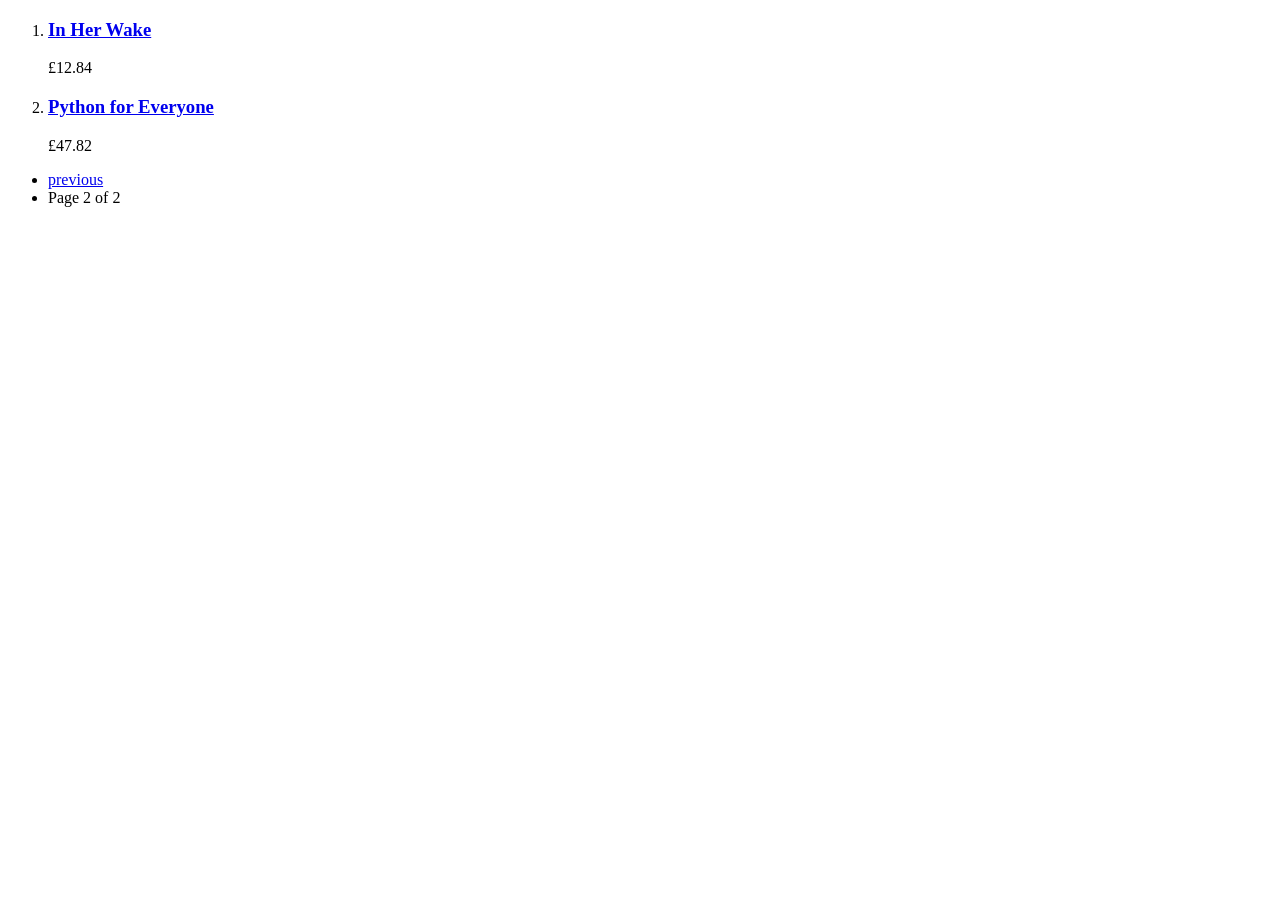
<file: scripts/tests/fixtures/books_page2.html>
<!DOCTYPE html>
<html lang="en-us">
<head><meta charset="utf-8"><title>All products | Page 2 | Books to Scrape - Sandbox</title></head>
<body>
<section>
  <ol class="row">
    <li class="col-xs-6 col-sm-4 col-md-3 col-lg-3">
      <article class="product_pod">
        <p class="star-rating Two"><i class="icon-star"></i></p>
        <h3><a href="in-her-wake_980/index.html" title="In Her Wake">In Her Wake</a></h3>
        <div class="product_price"><p class="price_color">£12.84</p></div>
      </article>
    </li>
    <li class="col-xs-6 col-sm-4 col-md-3 col-lg-3">
      <article class="product_pod">
        <p class="star-rating Four"><i class="icon-star"></i></p>
        <h3><a href="python-for-everyone_997/index.html" title="Python for Everyone">Python for Everyone</a></h3>
        <div class="product_price"><p class="price_color">£47.82</p></div>
      </article>
    </li>
  </ol>
  <div>
    <ul class="pager">
      <li class="previous"><a href="page-1.html">previous</a></li>
      <li class="current">Page 2 of 2</li>
    </ul>
  </div>
</section>
</body>
</html>
</file>
<file: style.css>
/* ============================================================
   HBSGO — Design Pro Bleu Modern (2026)
   Clean, responsive, Lighthouse optimized
   ============================================================ */

@import url('https://fonts.googleapis.com/css2?family=Inter:wght@400;500;600;700;800&display=swap');

:root {
  /* ─── PALETTE BLEU PRO ─── */
  --primary: #0050b3;
  --primary-dark: #003d8f;
  --primary-light: #1565d8;
  --accent: #2563eb;
  --accent-light: #60a5fa;

  /* ─── FOND & TEXTE ─── */
  --bg: #f8fafb;
  --bg-elev: #ffffff;
  --text: #1f2937;
  --text-muted: #6b7280;
  --border: #e5e7eb;

  /* ─── SPACING & TYPO ─── */
  --font: 'Inter', -apple-system, 'Segoe UI', sans-serif;
  --gutter: 24px;
  --radius: 12px;

  /* ─── EFFECTS ─── */
  --shadow: 0 1px 3px rgba(0, 0, 0, 0.1), 0 4px 12px rgba(0, 0, 0, 0.08);
  --shadow-lg: 0 10px 30px rgba(5, 80, 179, 0.15);
}

/* ─── DARK MODE ─── */
@media (prefers-color-scheme: dark) {
  :root {
    --primary: #2563eb;
    --primary-dark: #1d4ed8;
    --primary-light: #60a5fa;
    --accent: #60a5fa;
    --accent-light: #93c5fd;

    --bg: #0f172a;
    --bg-elev: #1e293b;
    --text: #f1f5f9;
    --text-muted: #cbd5e1;
    --border: #334155;
  }
}

/* ============================================================
   RESET & BASE
   ============================================================ */

*, *::before, *::after {
  box-sizing: border-box;
}

html {
  scroll-behavior: smooth;
  -webkit-text-size-adjust: 100%;
}

body {
  margin: 0;
  font-family: var(--font);
  font-size: 16px;
  line-height: 1.6;
  color: var(--text);
  background: var(--bg);
  min-height: 100vh;
  display: flex;
  flex-direction: column;
}

main {
  flex: 1;
}

h1, h2, h3, h4, h5, h6 {
  line-height: 1.2;
  font-weight: 700;
  margin: 0;
  letter-spacing: -0.01em;
}

h1 { font-size: clamp(2.2rem, 5vw, 3.5rem); }
h2 { font-size: clamp(1.8rem, 4vw, 2.8rem); }
h3 { font-size: 1.25rem; }

p {
  margin: 0;
}

a {
  color: var(--primary);
  text-decoration: none;
  transition: color 0.2s;
}

a:hover {
  color: var(--primary-light);
}

/* ============================================================
   CONTAINERS
   ============================================================ */

.container-fluid {
  max-width: 1200px;
  margin: 0 auto;
  padding: 0 var(--gutter);
}

section {
  padding: clamp(60px, 10vh, 100px) 0;
}

.section-subtitle {
  color: var(--text-muted);
  font-size: 1.1rem;
  max-width: 600px;
  margin: 12px 0 0 0;
}

/* ============================================================
   BUTTONS
   ============================================================ */

.btn {
  display: inline-flex;
  align-items: center;
  justify-content: center;
  gap: 6px;
  padding: 10px 20px;
  border-radius: var(--radius);
  border: none;
  cursor: pointer;
  font-weight: 600;
  font-family: var(--font);
  font-size: 0.95rem;
  transition: all 0.3s ease;
  text-decoration: none;
  white-space: nowrap;
}

.btn-primary {
  background: var(--primary);
  color: white;
}

.btn-primary:hover {
  background: var(--primary-light);
  box-shadow: var(--shadow-lg);
  transform: translateY(-2px);
}

.btn-secondary {
  background: transparent;
  color: var(--primary);
  border: 2px solid var(--primary);
}

.btn-secondary:hover {
  background: var(--primary);
  color: white;
  border-color: var(--primary);
}

.btn-sm {
  padding: 8px 16px;
  font-size: 0.9rem;
}

.btn-lg {
  padding: 14px 28px;
  font-size: 1.05rem;
}

/* ============================================================
   HEADER (STICKY)
   ============================================================ */

.header {
  position: sticky;
  top: 0;
  z-index: 100;
  background: rgba(255, 255, 255, 0.95);
  backdrop-filter: blur(10px);
  border-bottom: 1px solid var(--border);
  padding: 12px 0;
}

@media (prefers-color-scheme: dark) {
  .header {
    background: rgba(30, 41, 59, 0.95);
  }
}

.header-content {
  display: flex;
  align-items: center;
  justify-content: space-between;
  gap: 40px;
}

.logo {
  font-size: 1.4rem;
  font-weight: 800;
  color: var(--primary);
  text-decoration: none;
  flex-shrink: 0;
}

.nav {
  display: flex;
  gap: 32px;
  flex: 1;
}

.nav a {
  font-weight: 500;
  font-size: 0.95rem;
  color: var(--text-muted);
}

.nav a:hover {
  color: var(--primary);
}

@media (max-width: 768px) {
  .nav {
    display: none;
  }

  .header-content {
    gap: 16px;
  }
}

/* ============================================================
   HERO SECTION
   ============================================================ */

.hero {
  padding-top: clamp(80px, 12vh, 140px);
  padding-bottom: clamp(60px, 10vh, 100px);
  background: linear-gradient(
    135deg,
    var(--bg) 0%,
    rgba(5, 80, 179, 0.03) 100%
  );
}

.hero-content {
  text-align: center;
}

.hero h1 {
  margin-bottom: 16px;
  background: linear-gradient(
    135deg,
    var(--primary) 0%,
    var(--primary-light) 100%
  );
  -webkit-background-clip: text;
  background-clip: text;
  -webkit-text-fill-color: transparent;
}

.hero-subtitle {
  font-size: 1.2rem;
  color: var(--text-muted);
  max-width: 700px;
  margin: 0 auto 32px;
  line-height: 1.6;
}

.hero-cta {
  display: flex;
  gap: 16px;
  justify-content: center;
  flex-wrap: wrap;
  margin-bottom: 48px;
}

.hero-stats {
  display: grid;
  grid-template-columns: repeat(auto-fit, minmax(150px, 1fr));
  gap: 24px;
  margin-top: 32px;
  padding-top: 32px;
  border-top: 1px solid var(--border);
}

.stat {
  text-align: center;
}

.stat strong {
  display: block;
  font-size: 2rem;
  color: var(--primary);
  margin-bottom: 8px;
}

.stat span {
  display: block;
  color: var(--text-muted);
  font-size: 0.9rem;
}

@media (max-width: 768px) {
  .hero-cta {
    flex-direction: column;
  }

  .hero-stats {
    grid-template-columns: 1fr 1fr;
  }
}

/* ============================================================
   SERVICES SECTION
   ============================================================ */

.services-section {
  background: var(--bg-elev);
}

.services-section h2 {
  margin-bottom: 8px;
}

.services-grid {
  display: grid;
  grid-template-columns: repeat(auto-fit, minmax(280px, 1fr));
  gap: 20px;
  margin-top: 40px;
}

.service-card {
  padding: 28px;
  background: var(--bg);
  border: 1px solid var(--border);
  border-radius: var(--radius);
  transition: all 0.3s ease;
}

.service-card:hover {
  border-color: var(--primary);
  box-shadow: var(--shadow-lg);
  transform: translateY(-4px);
}

.service-icon {
  font-size: 2.5rem;
  margin-bottom: 16px;
  display: block;
}

.service-card h3 {
  margin-bottom: 12px;
  color: var(--text);
}

.service-card p {
  color: var(--text-muted);
  font-size: 0.95rem;
  line-height: 1.6;
}

@media (max-width: 768px) {
  .services-grid {
    grid-template-columns: 1fr 1fr;
  }
}

@media (max-width: 480px) {
  .services-grid {
    grid-template-columns: 1fr;
  }
}

/* ============================================================
   DEMOS SECTION
   ============================================================ */

.demos-section {
  background: linear-gradient(
    180deg,
    var(--bg) 0%,
    rgba(5, 80, 179, 0.02) 100%
  );
}

.demos-grid {
  display: grid;
  grid-template-columns: repeat(auto-fit, minmax(260px, 1fr));
  gap: 16px;
  margin-top: 40px;
}

.demo-card {
  padding: 20px;
  background: var(--bg-elev);
  border: 1px solid var(--border);
  border-radius: var(--radius);
  transition: all 0.3s ease;
  display: block;
  text-decoration: none;
  color: inherit;
}

.demo-card:hover {
  border-color: var(--primary);
  box-shadow: var(--shadow-lg);
  transform: translateY(-4px);
}

.demo-icon {
  font-size: 2.5rem;
  display: block;
  margin-bottom: 12px;
}

.demo-card h3 {
  font-size: 1.1rem;
  margin-bottom: 8px;
  color: var(--text);
}

.demo-card p {
  font-size: 0.9rem;
  color: var(--text-muted);
  margin-bottom: 12px;
  line-height: 1.5;
}

.demo-cta {
  color: var(--primary);
  font-weight: 600;
  font-size: 0.9rem;
  transition: transform 0.2s;
}

.demo-card:hover .demo-cta {
  transform: translateX(4px);
}

@media (max-width: 768px) {
  .demos-grid {
    grid-template-columns: 1fr 1fr;
  }
}

@media (max-width: 480px) {
  .demos-grid {
    grid-template-columns: 1fr;
  }
}

/* ============================================================
   HOW IT WORKS
   ============================================================ */

.how-it-works {
  background: var(--bg-elev);
}

.steps-grid {
  display: grid;
  grid-template-columns: repeat(auto-fit, minmax(220px, 1fr));
  gap: 28px;
  margin-top: 40px;
}

.step {
  text-align: center;
}

.step-number {
  display: inline-flex;
  align-items: center;
  justify-content: center;
  width: 48px;
  height: 48px;
  background: linear-gradient(135deg, var(--primary), var(--primary-light));
  color: white;
  border-radius: 50%;
  font-size: 1.5rem;
  font-weight: 800;
  margin-bottom: 16px;
}

.step h3 {
  margin-bottom: 8px;
  color: var(--text);
}

.step p {
  color: var(--text-muted);
  font-size: 0.9rem;
  line-height: 1.6;
}

@media (max-width: 768px) {
  .steps-grid {
    grid-template-columns: 1fr 1fr;
  }
}

/* ============================================================
   ADVANTAGES
   ============================================================ */

.advantages {
  background: linear-gradient(
    135deg,
    var(--primary) 0%,
    var(--primary-light) 100%
  );
  color: white;
}

.advantages h2 {
  color: white;
}

.advantages-grid {
  display: grid;
  grid-template-columns: repeat(auto-fit, minmax(240px, 1fr));
  gap: 28px;
  margin-top: 40px;
}

.advantage {
  text-align: center;
}

.advantage-icon {
  font-size: 2.5rem;
  margin-bottom: 12px;
  display: block;
}

.advantage h3 {
  color: white;
  margin-bottom: 8px;
}

.advantage p {
  color: rgba(255, 255, 255, 0.9);
  font-size: 0.95rem;
  line-height: 1.6;
}

@media (max-width: 768px) {
  .advantages-grid {
    grid-template-columns: 1fr 1fr;
  }
}

/* ============================================================
   CONTACT SECTION
   ============================================================ */

.contact-section {
  background: var(--bg-elev);
  text-align: center;
}

.contact-section h2 {
  margin-bottom: 12px;
}

.contact-section > div > p {
  font-size: 1.1rem;
  color: var(--text-muted);
  max-width: 600px;
  margin: 0 auto 32px;
  line-height: 1.6;
}

.contact-cta {
  display: flex;
  gap: 16px;
  justify-content: center;
  flex-wrap: wrap;
}

@media (max-width: 768px) {
  .contact-cta {
    flex-direction: column;
  }
}

/* ============================================================
   FOOTER
   ============================================================ */

.footer {
  background: var(--text);
  color: white;
  border-top: 1px solid var(--border);
}

.footer-content {
  display: grid;
  grid-template-columns: repeat(auto-fit, minmax(200px, 1fr));
  gap: 32px;
  padding: 40px 0;
  margin-bottom: 24px;
}

.footer-col h4 {
  color: white;
  margin-bottom: 12px;
  font-size: 1rem;
}

.footer-col p {
  color: rgba(255, 255, 255, 0.7);
  font-size: 0.9rem;
  line-height: 1.6;
}

.footer-col ul {
  list-style: none;
  padding: 0;
  margin: 0;
}

.footer-col li {
  color: rgba(255, 255, 255, 0.7);
  font-size: 0.9rem;
  margin-bottom: 8px;
}

.footer-col a {
  color: rgba(255, 255, 255, 0.7);
}

.footer-col a:hover {
  color: white;
}

.footer-bottom {
  text-align: center;
  padding-top: 24px;
  border-top: 1px solid rgba(255, 255, 255, 0.1);
  color: rgba(255, 255, 255, 0.6);
  font-size: 0.9rem;
}

/* ============================================================
   UTILITIES & ANIMATIONS
   ============================================================ */

@media (max-width: 768px) {
  :root {
    --gutter: 16px;
  }

  h1 {
    font-size: 2rem;
  }

  h2 {
    font-size: 1.5rem;
  }

  .container-fluid {
    padding: 0 16px;
  }

  section {
    padding: 40px 0;
  }
}

@media (prefers-reduced-motion: reduce) {
  * {
    animation: none !important;
    transition: none !important;
  }
}

/* ============================================================
   PRINT
   ============================================================ */

@media print {
  .header,
  .footer,
  .btn {
    display: none;
  }
}
</file>
